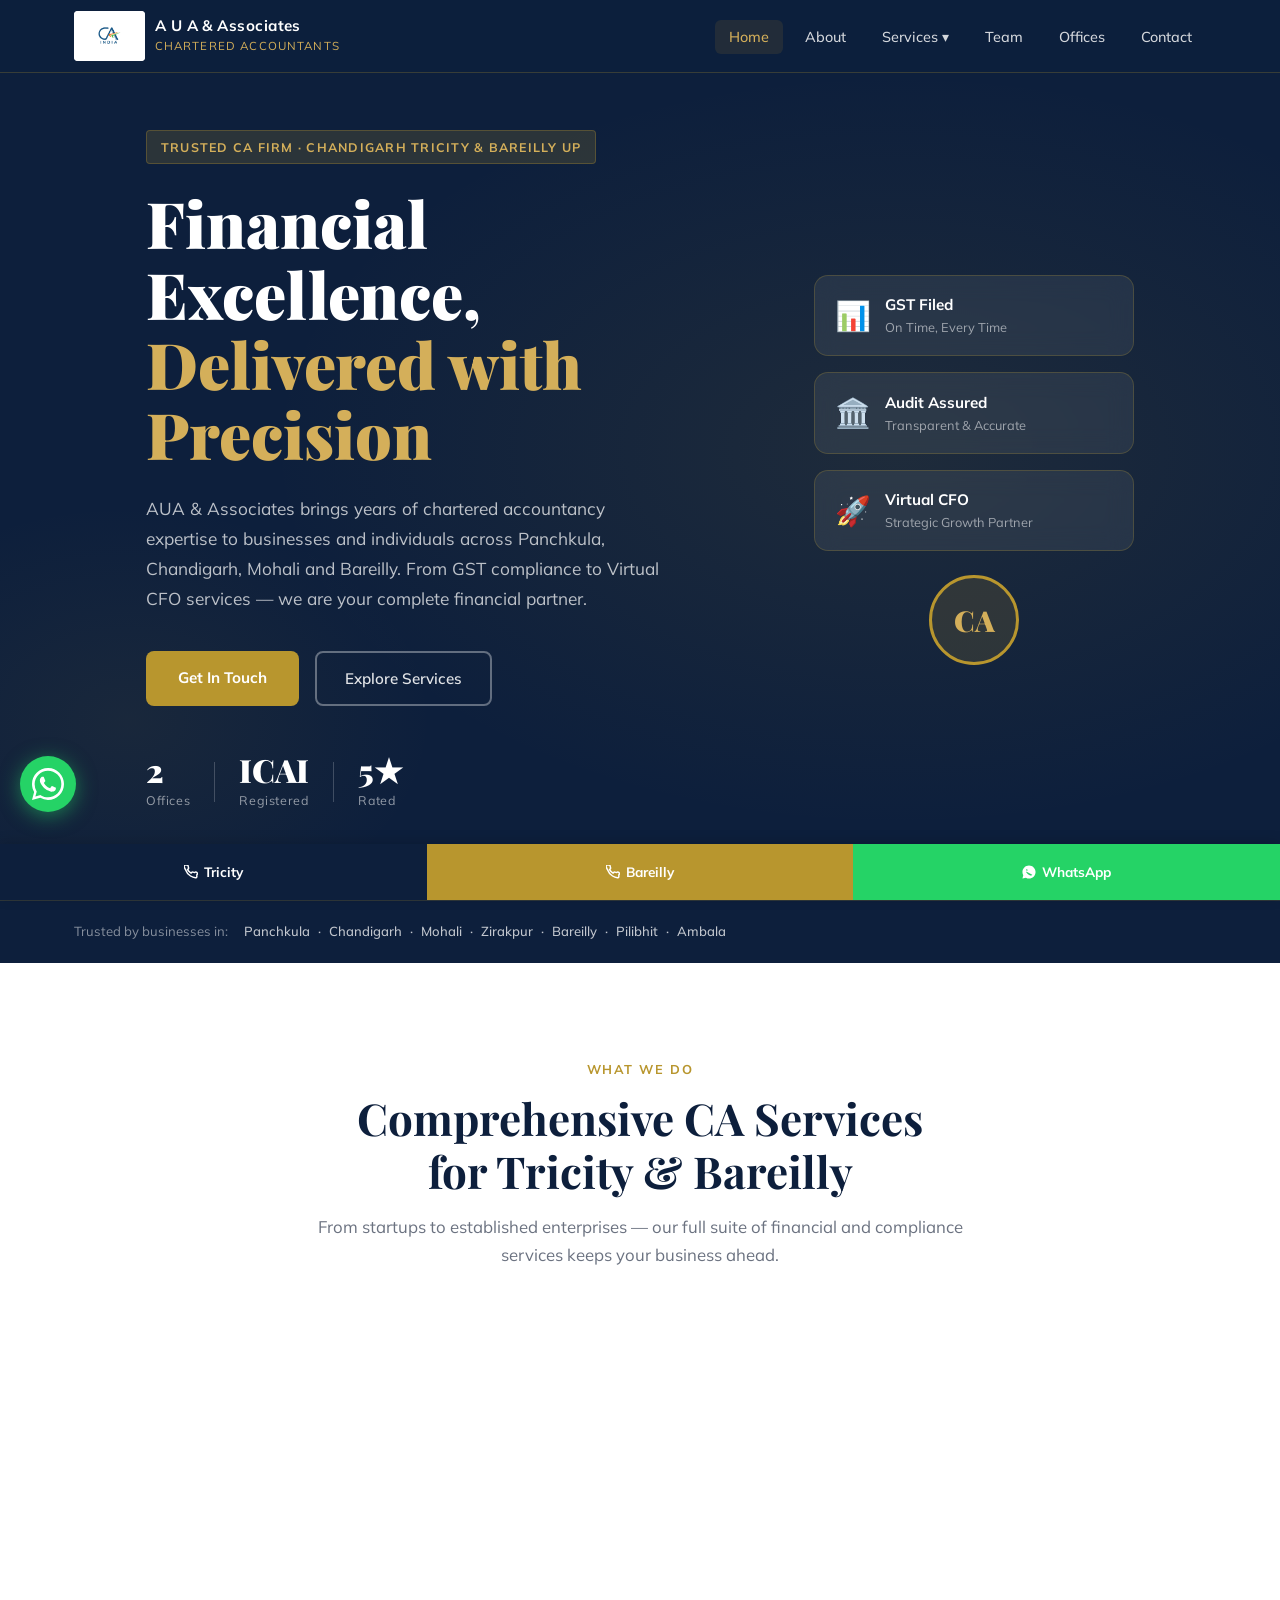
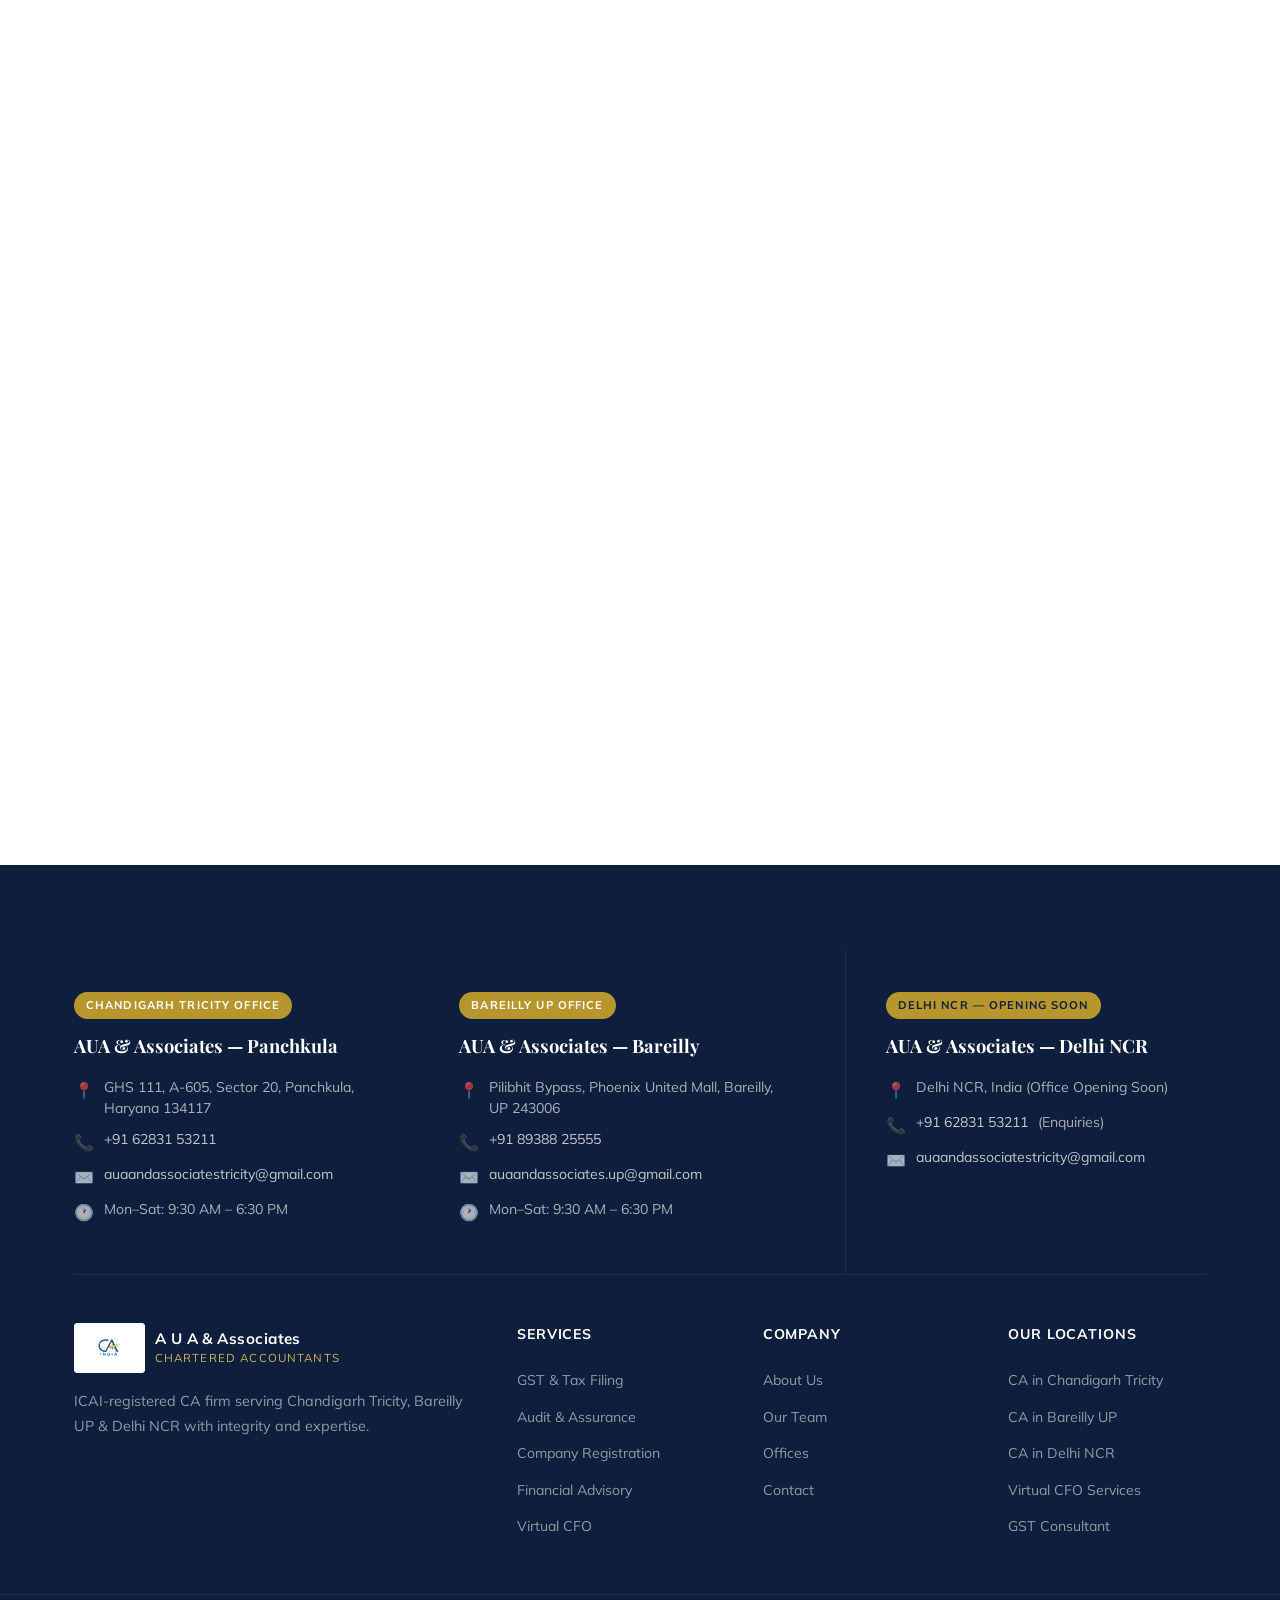
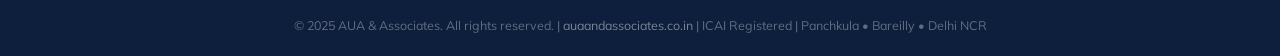
<file: index.html>
<!DOCTYPE html>
<html lang="en">
<head>
<meta charset="UTF-8">
<!-- Google Analytics GA4 -->
<script async src="https://www.googletagmanager.com/gtag/js?id=G-XXXXXXXXXX"></script>
<script>
  window.dataLayer = window.dataLayer || [];
  function gtag(){dataLayer.push(arguments);}
  gtag('js', new Date());
  gtag('config', 'G-XXXXXXXXXX');
</script>
<link rel="icon" type="image/x-icon" href="favicon.ico?v=2">
<link rel="icon" type="image/png" sizes="32x32" href="favicon-32.png?v=2">
<link rel="icon" type="image/png" sizes="16x16" href="favicon-16.png?v=2">
<link rel="apple-touch-icon" sizes="180x180" href="favicon-512.png?v=2">
<meta name="viewport" content="width=device-width, initial-scale=1.0">

<title>CA in Chandigarh Tricity &amp; Bareilly UP | AUA &amp; Associates | Chartered Accountants</title>
<meta name="description" content="AUA &amp; Associates – Chartered Accountants in Panchkula (Chandigarh Tricity) &amp; Bareilly UP. Expert CA services: GST Filing, Income Tax, Audit, Company Registration &amp; Virtual CFO. Call +91 62831 53211.">
<meta name="keywords" content="CA in Chandigarh, CA in Panchkula, CA in Bareilly, Chartered Accountant Panchkula, CA near me Chandigarh, GST consultant Tricity, GST filing Bareilly, income tax filing Chandigarh, audit firm Panchkula, company registration Chandigarh, Virtual CFO Tricity, CA firm Mohali, CA Bareilly UP">
<meta name="author" content="AUA &amp; Associates">
<meta name="robots" content="index, follow, max-snippet:-1, max-image-preview:large, max-video-preview:-1">
<link rel="canonical" href="https://auaandassociates.co.in/">

<meta property="og:type" content="website">
<meta property="og:url" content="https://auaandassociates.co.in/">
<meta property="og:title" content="AUA &amp; Associates | CA Firm — Chandigarh Tricity &amp; Bareilly UP">
<meta property="og:description" content="Chartered Accountants in Panchkula &amp; Bareilly. GST, Tax, Audit, Company Registration &amp; Virtual CFO.">
<meta property="og:site_name" content="AUA &amp; Associates">
<meta property="og:locale" content="en_IN">
<meta name="twitter:card" content="summary_large_image">
<meta name="twitter:title" content="AUA &amp; Associates | CA Firm Chandigarh Tricity &amp; Bareilly UP">
<meta name="twitter:description" content="Expert Chartered Accountants in Panchkula &amp; Bareilly. GST, Tax Filing, Audit, Company Registration &amp; Virtual CFO.">

<meta name="geo.region" content="IN-HR, IN-UP, IN-DL">
<meta name="geo.placename" content="Panchkula, Haryana, India">
<meta name="geo.position" content="30.6942;76.8606">
<meta name="ICBM" content="30.6942, 76.8606">

<!-- SCHEMA: Multi-Location LocalBusiness -->
<script type="application/ld+json">
{
  "@context": "https://schema.org",
  "@graph": [
    {
      "@type": ["AccountingService","LocalBusiness"],
      "@id": "https://auaandassociates.co.in/#office-panchkula",
      "name": "AUA & Associates — Chandigarh Tricity",
      "description": "Chartered Accountancy firm in Panchkula offering GST filing, income tax, audit, company registration and Virtual CFO services across Chandigarh Tricity.",
      "url": "https://auaandassociates.co.in/",
      "telephone": "+916283153211",
      "email": "auaandassociatestricity@gmail.com",
      "priceRange": "₹₹",
      "address": {
        "@type": "PostalAddress",
        "streetAddress": "GHS 111, A-605, Sector 20",
        "addressLocality": "Panchkula",
        "addressRegion": "Haryana",
        "postalCode": "134117",
        "addressCountry": "IN"
      },
      "geo": {"@type": "GeoCoordinates", "latitude": 30.6942, "longitude": 76.8606},
      "openingHoursSpecification": [{"@type": "OpeningHoursSpecification","dayOfWeek": ["Monday","Tuesday","Wednesday","Thursday","Friday","Saturday"],"opens": "09:30","closes": "18:30"}],
      "areaServed": [
        {"@type": "City","name": "Panchkula"},
        {"@type": "City","name": "Chandigarh"},
        {"@type": "City","name": "Mohali"},
        {"@type": "City","name": "Zirakpur"},
        {"@type": "City","name": "Ambala"},
        {"@type": "City","name": "Baddi"},
        {"@type": "City","name": "Nalagarh"},
        {"@type": "City","name": "Solan"}
      ],
      "hasOfferCatalog": {
        "@type": "OfferCatalog",
        "name": "CA Services Chandigarh Tricity",
        "itemListElement": [
          {"@type": "Offer","itemOffered": {"@type": "Service","name": "GST Registration & Filing"}},
          {"@type": "Offer","itemOffered": {"@type": "Service","name": "Income Tax Filing"}},
          {"@type": "Offer","itemOffered": {"@type": "Service","name": "Audit & Assurance"}},
          {"@type": "Offer","itemOffered": {"@type": "Service","name": "Company Registration"}},
          {"@type": "Offer","itemOffered": {"@type": "Service","name": "Virtual CFO Services"}}
        ]
      }
    },
    {
      "@type": ["AccountingService","LocalBusiness"],
      "@id": "https://auaandassociates.co.in/#office-bareilly",
      "name": "AUA & Associates — Bareilly UP",
      "description": "Chartered Accountancy firm in Bareilly offering GST filing, income tax, audit, company registration and financial advisory services across Bareilly, Pilibhit and Western UP.",
      "url": "https://auaandassociates.co.in/ca-in-bareilly-up.html",
      "telephone": "+918938825555",
      "email": "auaandassociates.up@gmail.com",
      "priceRange": "₹₹",
      "address": {
        "@type": "PostalAddress",
        "streetAddress": "Pilibhit Bypass, Phoenix United Mall",
        "addressLocality": "Bareilly",
        "addressRegion": "Uttar Pradesh",
        "postalCode": "243006",
        "addressCountry": "IN"
      },
      "geo": {"@type": "GeoCoordinates", "latitude": 28.3670, "longitude": 79.4304},
      "openingHoursSpecification": [{"@type": "OpeningHoursSpecification","dayOfWeek": ["Monday","Tuesday","Wednesday","Thursday","Friday","Saturday"],"opens": "09:30","closes": "18:30"}],
      "areaServed": [
        {"@type": "City","name": "Bareilly"},
        {"@type": "City","name": "Pilibhit"},
        {"@type": "City","name": "Shahjahanpur"},
        {"@type": "City","name": "Rampur"},
        {"@type": "City","name": "Moradabad"}
      ]
    },
    {
      "@type": "WebSite",
      "@id": "https://auaandassociates.co.in/#website",
      "url": "https://auaandassociates.co.in/",
      "name": "AUA & Associates",
      "description": "Chartered Accountants — Chandigarh Tricity & Bareilly UP"
    }
  ]
}
</script>

<link rel="stylesheet" href="style.css">
<link rel="preconnect" href="https://fonts.googleapis.com">
<link href="https://fonts.googleapis.com/css2?family=Playfair+Display:wght@400;600;700;900&family=Mulish:wght@300;400;500;600;700&display=swap" rel="stylesheet">
</head>
<body>
<a class="skip-link" href="#main-content">Skip to main content</a>

<nav class="nav-primary" id="navbar">
  <div class="nav-inner">
    <a href="index.html" class="logo">
      <img src="ca-india-logo.jpg" alt="CA India Logo" class="ca-logo-img">
      <div class="logo-text"><span class="logo-main">A U A &amp; Associates</span><span class="logo-sub">Chartered Accountants</span></div>
    </a>
    <button class="nav-hamburger hamburger" id="hamburger" aria-label="Toggle menu" aria-expanded="false">
      <span></span><span></span><span></span>
    </button>
    <ul class="nav-links nav-menu" id="navLinks">
      <li><a href="index.html" class="active">Home</a></li>
      <li><a href="about.html">About</a></li>
      <li class="dropdown"><a href="services.html">Services ▾</a><ul class="dropdown-menu"><li><a href="gst-tax.html">GST &amp; Tax Filing</a></li><li><a href="audit.html">Audit &amp; Assurance</a></li><li><a href="company-registration.html">Company Registration</a></li><li><a href="financial-advisory.html">Financial Advisory</a></li><li><a href="virtual-cfo.html">Virtual CFO</a></li></ul></li>
      <li><a href="team.html">Team</a></li>
      <li><a href="offices.html">Offices</a></li>
      <li><a href="contact.html">Contact</a></li>
    </ul>
  </div>
</nav>

<section class="hero" id="main-content">
  <div class="hero-bg-pattern"></div>
  <div class="hero-content">
    <div class="hero-tag">Trusted CA Firm · Chandigarh Tricity &amp; Bareilly UP</div>
    <h1>Financial Excellence,<br><em>Delivered with Precision</em></h1>
    <p class="hero-desc">AUA &amp; Associates brings years of chartered accountancy expertise to businesses and individuals across Panchkula, Chandigarh, Mohali and Bareilly. From GST compliance to Virtual CFO services — we are your complete financial partner.</p>
    <div class="hero-actions">
      <a href="contact.html" class="btn-primary">Get In Touch</a>
      <a href="services.html" class="btn-outline">Explore Services</a>
    </div>
    <div class="hero-stats">
      <div class="stat"><span class="stat-num">2</span><span class="stat-label">Offices</span></div>
      <div class="stat-divider"></div>
      <div class="stat"><span class="stat-num">ICAI</span><span class="stat-label">Registered</span></div>
      <div class="stat-divider"></div>
      <div class="stat"><span class="stat-num">5★</span><span class="stat-label">Rated</span></div>
    </div>
  </div>
  <div class="hero-visual">
    <div class="hero-card delay0">
      <div class="hc-icon">📊</div>
      <div class="hc-text"><strong>GST Filed</strong><span>On Time, Every Time</span></div>
    </div>
    <div class="hero-card delay1">
      <div class="hc-icon">🏛️</div>
      <div class="hc-text"><strong>Audit Assured</strong><span>Transparent &amp; Accurate</span></div>
    </div>
    <div class="hero-card delay2">
      <div class="hc-icon">🚀</div>
      <div class="hc-text"><strong>Virtual CFO</strong><span>Strategic Growth Partner</span></div>
    </div>
    <div class="hero-emblem">CA</div>
  </div>
</section>

<section class="trust-bar">
  <div class="container">
    <span>Trusted by businesses in:</span>
    <div class="trust-cities">
      <span>Panchkula</span><span>·</span>
      <span>Chandigarh</span><span>·</span>
      <span>Mohali</span><span>·</span>
      <span>Zirakpur</span><span>·</span>
      <span>Bareilly</span><span>·</span>
      <span>Pilibhit</span><span>·</span>
      <span>Ambala</span>
    </div>
  </div>
</section>

<section class="section services-overview">
  <div class="container">
    <div class="section-header">
      <div class="section-tag">What We Do</div>
      <h2>Comprehensive CA Services<br>for Tricity &amp; Bareilly</h2>
      <p>From startups to established enterprises — our full suite of financial and compliance services keeps your business ahead.</p>
    </div>
    <div class="services-grid">
      <a href="gst-tax.html" class="service-card">
        <div class="sc-icon">📋</div>
        <h3>GST &amp; Tax Filing</h3>
        <p>Complete GST registration, returns, compliance &amp; income tax filing for individuals and businesses.</p>
        <span class="sc-link">Learn More →</span>
      </a>
      <a href="audit.html" class="service-card">
        <div class="sc-icon">🔍</div>
        <h3>Audit &amp; Assurance</h3>
        <p>Statutory audits, internal audits, and tax audits conducted with precision and integrity.</p>
        <span class="sc-link">Learn More →</span>
      </a>
      <a href="company-registration.html" class="service-card">
        <div class="sc-icon">🏢</div>
        <h3>Company Registration</h3>
        <p>Pvt Ltd, LLP, OPC, Partnership — complete business incorporation and ROC compliance.</p>
        <span class="sc-link">Learn More →</span>
      </a>
      <a href="financial-advisory.html" class="service-card">
        <div class="sc-icon">💡</div>
        <h3>Financial Advisory</h3>
        <p>Strategic financial planning, investment guidance, and business restructuring advisory.</p>
        <span class="sc-link">Learn More →</span>
      </a>
      <a href="virtual-cfo.html" class="service-card featured">
        <div class="sc-badge">Popular</div>
        <div class="sc-icon">👔</div>
        <h3>Virtual CFO</h3>
        <p>Get a dedicated CFO-level financial strategist for your business at a fraction of the cost.</p>
        <span class="sc-link">Learn More →</span>
      </a>
    </div>
  </div>
</section>

<section class="section why-us">
  <div class="container why-grid">
    <div class="why-content">
      <div class="section-tag">Why Choose Us</div>
      <h2>Your Trusted Financial Partner Across North India</h2>
      <p>Two offices, one standard of excellence. We combine deep expertise with a personal touch — understanding your unique business needs to deliver solutions that are not just compliant, but strategic.</p>
      <ul class="why-list">
        <li><span class="why-icon">✓</span><div><strong>Dual-City Expertise</strong> — Deep local knowledge across Chandigarh Tricity and Bareilly Rohilkhand region.</div></li>
        <li><span class="why-icon">✓</span><div><strong>Proactive Compliance</strong> — We stay ahead of regulatory changes so you never miss a deadline.</div></li>
        <li><span class="why-icon">✓</span><div><strong>Personalized Service</strong> — Dedicated CA professionals for every client engagement.</div></li>
        <li><span class="why-icon">✓</span><div><strong>Technology-Driven</strong> — Digital-first approach for faster, accurate, and paperless services.</div></li>
      </ul>
      <a href="about.html" class="btn-primary">About Our Firm</a>
    </div>
    <div class="why-visual">
      <div class="why-box"><div class="why-num">GST</div><div class="why-num-label">Compliance</div></div>
      <div class="why-box accent"><div class="why-num">Audit</div><div class="why-num-label">Assurance</div></div>
      <div class="why-box"><div class="why-num">Tax</div><div class="why-num-label">Advisory</div></div>
      <div class="why-box accent"><div class="why-num">ROC</div><div class="why-num-label">Compliance</div></div>
    </div>
  </div>
</section>

<!-- Two-office CTA -->
<section style="background:var(--cream);padding:80px 0">
  <div class="container">
    <div class="section-header">
      <div class="section-tag">Two Locations</div>
      <h2>CA Services Near You</h2>
      <p>Find the office closest to you — or reach us online from anywhere.</p>
    </div>
    <div class="offices-grid">
      <div class="office-card">
        <div class="office-header">
          <div class="office-badge">Chandigarh Tricity</div>
          <h3>Panchkula Office</h3>
        </div>
        <div class="office-body">
          <div class="office-detail"><div class="od-icon">📍</div><div class="od-text"><strong>Address</strong><span>GHS 111, A-605, Sector 20, Panchkula, Haryana 134117</span></div></div>
          <div class="office-detail"><div class="od-icon">📞</div><div class="od-text"><strong>Phone</strong><a href="tel:+916283153211">+91 62831 53211</a></div></div>
          <div class="office-detail"><div class="od-icon">✉️</div><div class="od-text"><strong>Email</strong><a href="/cdn-cgi/l/email-protection#7f1e0a1e1e111b1e0c0c101c161e0b1a0c0b0d161c160b063f18121e1613511c1012"><span class="__cf_email__" data-cfemail="f3928692929d979280809c909a9287968087819a909a878ab3949e929a9fdd909c9e">[email&#160;protected]</span></a></div></div>
          <div class="office-detail"><div class="od-icon">🗺️</div><div class="od-text"><strong>Serving</strong><span>Chandigarh, Mohali, Panchkula, Zirakpur, Ambala, Baddi</span></div></div>
          <a href="ca-in-chandigarh-tricity.html" class="btn-primary" style="display:block;text-align:center;margin-top:20px">CA in Chandigarh Tricity →</a>
        </div>
      </div>
      <div class="office-card">
        <div class="office-header">
          <div class="office-badge">Bareilly UP</div>
          <h3>Bareilly Office</h3>
        </div>
        <div class="office-body">
          <div class="office-detail"><div class="od-icon">📍</div><div class="od-text"><strong>Address</strong><span>Pilibhit Bypass, Phoenix United Mall, Bareilly, UP 243006</span></div></div>
          <div class="office-detail"><div class="od-icon">📞</div><div class="od-text"><strong>Phone</strong><a href="tel:+918938825555">+91 89388 25555</a></div></div>
          <div class="office-detail"><div class="od-icon">✉️</div><div class="od-text"><strong>Email</strong><a href="/cdn-cgi/l/email-protection#72130713131c161301011d111b130617015c070232151f131b1e5c111d1f"><span class="__cf_email__" data-cfemail="30514551515e545143435f5359514455431e454070575d51595c1e535f5d">[email&#160;protected]</span></a></div></div>
          <div class="office-detail"><div class="od-icon">🗺️</div><div class="od-text"><strong>Serving</strong><span>Bareilly, Pilibhit, Shahjahanpur, Rampur, Moradabad</span></div></div>
          <a href="ca-in-bareilly-up.html" class="btn-primary" style="display:block;text-align:center;margin-top:20px">CA in Bareilly UP →</a>
        </div>
      </div>
    </div>
  </div>
</section>

<section class="cta-banner">
  <div class="container">
    <h2>Ready to Simplify Your Finances?</h2>
    <p>Get in touch with our expert CA team today — initial consultation.</p>
    <div class="cta-actions">
      <a href="contact.html" class="btn-primary">Get In Touch</a>
      <a href="tel:+916283153211" class="btn-outline-white">📞 Tricity: +91 62831 53211</a>
      <a href="tel:+918938825555" class="btn-outline-white">📞 Bareilly: +91 89388 25555</a>
    </div>
  </div>
</section>

<footer class="footer">
  <div class="container">
    <div class="footer-offices">
      <div class="footer-office">
        <div class="fo-badge">Chandigarh Tricity Office</div>
        <h4>AUA &amp; Associates &mdash; Panchkula</h4>
        <div class="fo-detail"><span class="fo-icon">&#128205;</span><span>GHS 111, A-605, Sector 20, Panchkula, Haryana 134117</span></div>
        <div class="fo-detail"><span class="fo-icon">&#128222;</span><a href="tel:+916283153211">+91 62831 53211</a></div>
        <div class="fo-detail"><span class="fo-icon">&#9993;&#65039;</span><a href="mailto:auaandassociatestricity@gmail.com">auaandassociatestricity@gmail.com</a></div>
        <div class="fo-detail"><span class="fo-icon">&#128336;</span><span>Mon&ndash;Sat: 9:30 AM &ndash; 6:30 PM</span></div>
      </div>
      <div class="footer-office">
        <div class="fo-badge">Bareilly UP Office</div>
        <h4>AUA &amp; Associates &mdash; Bareilly</h4>
        <div class="fo-detail"><span class="fo-icon">&#128205;</span><span>Pilibhit Bypass, Phoenix United Mall, Bareilly, UP 243006</span></div>
        <div class="fo-detail"><span class="fo-icon">&#128222;</span><a href="tel:+918938825555">+91 89388 25555</a></div>
        <div class="fo-detail"><span class="fo-icon">&#9993;&#65039;</span><a href="mailto:auaandassociates.up@gmail.com">auaandassociates.up@gmail.com</a></div>
        <div class="fo-detail"><span class="fo-icon">&#128336;</span><span>Mon&ndash;Sat: 9:30 AM &ndash; 6:30 PM</span></div>
      </div>
      <div class="footer-office">
        <div class="fo-badge fo-badge--soon">Delhi NCR — Opening Soon</div>
        <h4>AUA &amp; Associates &mdash; Delhi NCR</h4>
        <div class="fo-detail"><span class="fo-icon">&#128205;</span><span>Delhi NCR, India (Office Opening Soon)</span></div>
        <div class="fo-detail"><span class="fo-icon">&#128222;</span><a href="tel:+916283153211">+91 62831 53211</a> (Enquiries)</div>
        <div class="fo-detail"><span class="fo-icon">&#9993;&#65039;</span><a href="mailto:auaandassociatestricity@gmail.com">auaandassociatestricity@gmail.com</a></div>
      </div>
    </div>
    <div class="footer-grid">
      <div class="footer-brand">
        <div class="logo">
          <img src="ca-india-logo.jpg" alt="CA India" class="ca-logo-img">
          <div class="logo-text"><span class="logo-main">A U A &amp; Associates</span><span class="logo-sub">Chartered Accountants</span></div>
        </div>
        <p>ICAI-registered CA firm serving Chandigarh Tricity, Bareilly UP &amp; Delhi NCR with integrity and expertise.</p>
      </div>
      <div class="footer-links"><h4>Services</h4><ul>
        <li><a href="gst-tax.html">GST &amp; Tax Filing</a></li>
        <li><a href="audit.html">Audit &amp; Assurance</a></li>
        <li><a href="company-registration.html">Company Registration</a></li>
        <li><a href="financial-advisory.html">Financial Advisory</a></li>
        <li><a href="virtual-cfo.html">Virtual CFO</a></li>
      </ul></div>
      <div class="footer-links"><h4>Company</h4><ul>
        <li><a href="about.html">About Us</a></li>
        <li><a href="team.html">Our Team</a></li>
        <li><a href="offices.html">Offices</a></li>
        <li><a href="contact.html">Contact</a></li>
      </ul></div>
      <div class="footer-links"><h4>Our Locations</h4><ul>
        <li><a href="ca-in-chandigarh-tricity.html">CA in Chandigarh Tricity</a></li>
        <li><a href="ca-in-bareilly-up.html">CA in Bareilly UP</a></li>
        <li><a href="ca-in-delhi-ncr.html">CA in Delhi NCR</a></li>
        <li><a href="virtual-cfo.html">Virtual CFO Services</a></li>
        <li><a href="gst-tax.html">GST Consultant</a></li>
      </ul></div>
    </div>
  </div>
  <div class="footer-bottom">
    <p>&copy; 2025 AUA &amp; Associates. All rights reserved. | <a href="https://auaandassociates.co.in">auaandassociates.co.in</a> | ICAI Registered | Panchkula &bull; Bareilly &bull; Delhi NCR</p>
  </div>
  <a id="whatsapp-float" href="https://wa.me/916283153211?text=Hello%20AUA%20%26%20Associates%2C%20I%20need%20CA%20services." target="_blank" rel="noopener" aria-label="Chat on WhatsApp">
    <svg xmlns="http://www.w3.org/2000/svg" viewBox="0 0 24 24" fill="white" width="30" height="30"><path d="M20.52 3.48A11.93 11.93 0 0 0 12 0C5.37 0 0 5.37 0 12c0 2.11.55 4.17 1.6 5.98L0 24l6.18-1.62A11.94 11.94 0 0 0 12 24c6.63 0 12-5.37 12-12 0-3.21-1.25-6.23-3.48-8.52zM12 22c-1.85 0-3.66-.5-5.24-1.44l-.37-.22-3.87 1.02 1.04-3.78-.24-.39A9.94 9.94 0 0 1 2 12C2 6.48 6.48 2 12 2c2.67 0 5.18 1.04 7.07 2.93A9.94 9.94 0 0 1 22 12c0 5.52-4.48 10-10 10zm5.44-7.4c-.3-.15-1.77-.87-2.04-.97-.28-.1-.48-.15-.68.15s-.78.97-.96 1.17c-.18.2-.35.22-.65.07a8.16 8.16 0 0 1-2.4-1.48 9.04 9.04 0 0 1-1.66-2.06c-.17-.3-.02-.46.13-.6.13-.13.3-.35.45-.52.15-.17.2-.3.3-.5.1-.2.05-.37-.02-.52-.08-.15-.68-1.63-.93-2.23-.24-.58-.49-.5-.68-.51l-.58-.01c-.2 0-.52.07-.79.37s-1.03 1.01-1.03 2.46 1.06 2.86 1.2 3.06c.15.2 2.08 3.18 5.04 4.46.7.3 1.25.49 1.68.62.7.22 1.34.19 1.85.12.56-.09 1.77-.72 2.02-1.42.25-.7.25-1.3.17-1.42-.07-.13-.27-.2-.57-.35z"/></svg>
  </a>
  <button id="back-to-top" aria-label="Back to top">&#8679;</button>
  <div id="mobile-call-bar">
    <a href="tel:+916283153211" class="mcb-btn mcb-call"><svg width="14" height="14" viewBox="0 0 24 24" fill="none" stroke="currentColor" stroke-width="2.5" stroke-linecap="round" stroke-linejoin="round"><path d="M22 16.92v3a2 2 0 01-2.18 2 19.79 19.79 0 01-8.63-3.07A19.5 19.5 0 013.07 8.81 19.79 19.79 0 01.12 2.18 2 2 0 012.1 0h3a2 2 0 012 1.72c.127.96.361 1.903.7 2.81a2 2 0 01-.45 2.11L6.09 7.91a16 16 0 006 6l1.27-1.27a2 2 0 012.11-.45c.907.339 1.85.573 2.81.7A2 2 0 0122 16.92z"/></svg>Tricity</a>
    <a href="tel:+918938825555" class="mcb-btn mcb-enquire"><svg width="14" height="14" viewBox="0 0 24 24" fill="none" stroke="currentColor" stroke-width="2.5" stroke-linecap="round" stroke-linejoin="round"><path d="M22 16.92v3a2 2 0 01-2.18 2 19.79 19.79 0 01-8.63-3.07A19.5 19.5 0 013.07 8.81 19.79 19.79 0 01.12 2.18 2 2 0 012.1 0h3a2 2 0 012 1.72c.127.96.361 1.903.7 2.81a2 2 0 01-.45 2.11L6.09 7.91a16 16 0 006 6l1.27-1.27a2 2 0 012.11-.45c.907.339 1.85.573 2.81.7A2 2 0 0122 16.92z"/></svg>Bareilly</a>
    <a href="https://wa.me/916283153211?text=Hello%20AUA%20%26%20Associates%2C%20I%20need%20CA%20services." target="_blank" rel="noopener" class="mcb-btn mcb-wa"><svg width="14" height="14" viewBox="0 0 32 32" fill="currentColor"><path d="M16 1C7.716 1 1 7.716 1 16c0 2.628.687 5.095 1.886 7.232L1 31l8.013-2.1A14.94 14.94 0 0016 31c8.284 0 15-6.716 15-15S24.284 1 16 1zm7.5 21.07c-.31.872-1.54 1.596-2.52 1.806-.672.142-1.55.255-4.506-1.012-3.784-1.61-6.226-5.45-6.415-5.702-.182-.25-1.53-2.035-1.53-3.882 0-1.847.966-2.753 1.308-3.13.31-.34.677-.425.903-.425l.65.012c.208.01.488-.079.764.583.285.68.97 2.35.055 2.67l-.32.125c-.3-.128-.768-.307-1.41-.586-.64-.278-1.067-.462-1.208-.527-.14-.065-.27-.073-.38.073-.11.146-.448.54-.55.652-.1.112-.202.126-.376.042a4.74 4.74 0 01-1.404-.866 5.27 5.27 0 01-.97-1.205c-.1-.175-.01-.27.076-.35.076-.073.175-.204.263-.305.088-.1.117-.175.175-.292.058-.117.029-.219-.014-.305-.044-.087-.397-.954-.543-1.305-.14-.338-.285-.292-.397-.298l-.34-.006c-.117 0-.308.044-.462.219s-.602.59-.602 1.438.616 1.67.703 1.787c.087.117 1.215 1.856 2.943 2.604z"/></svg>WhatsApp</a>
  </div>
</footer>
<script src="main.js" defer></script>
</body>
</html>
</file>
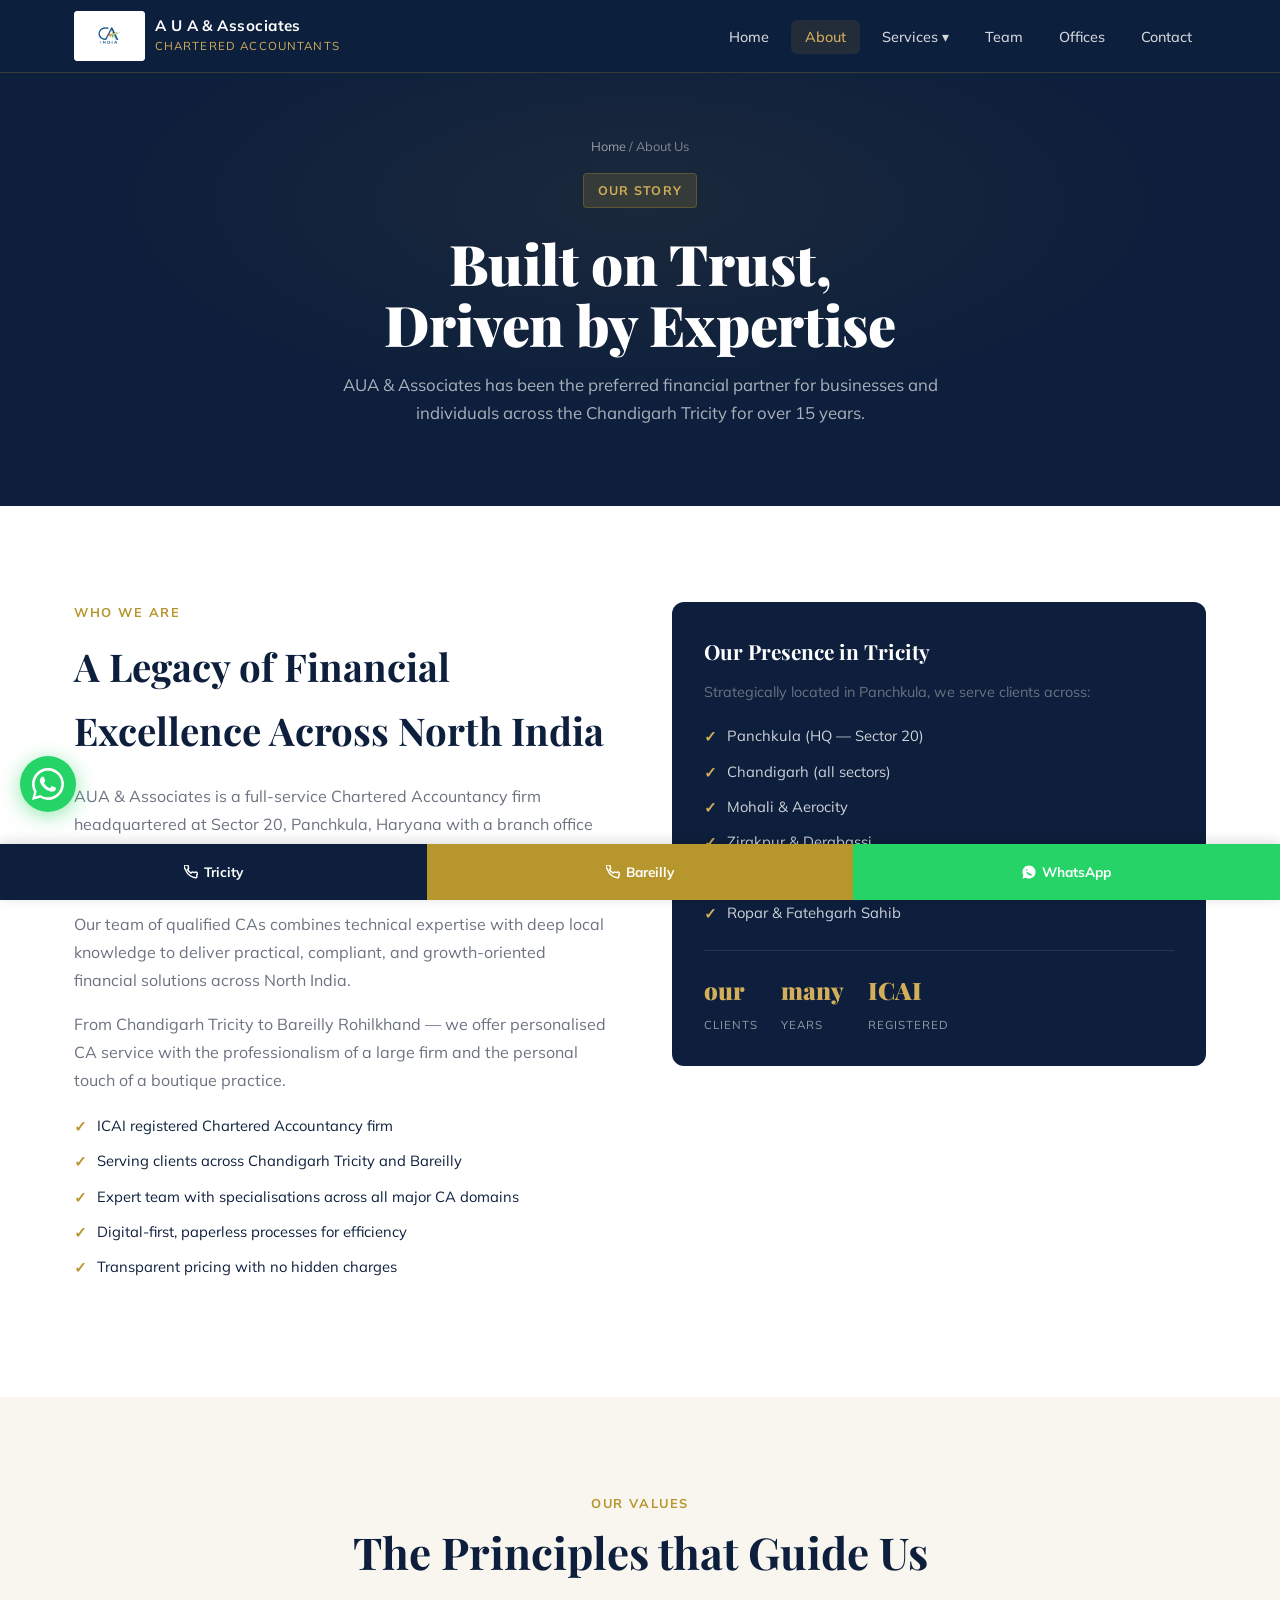
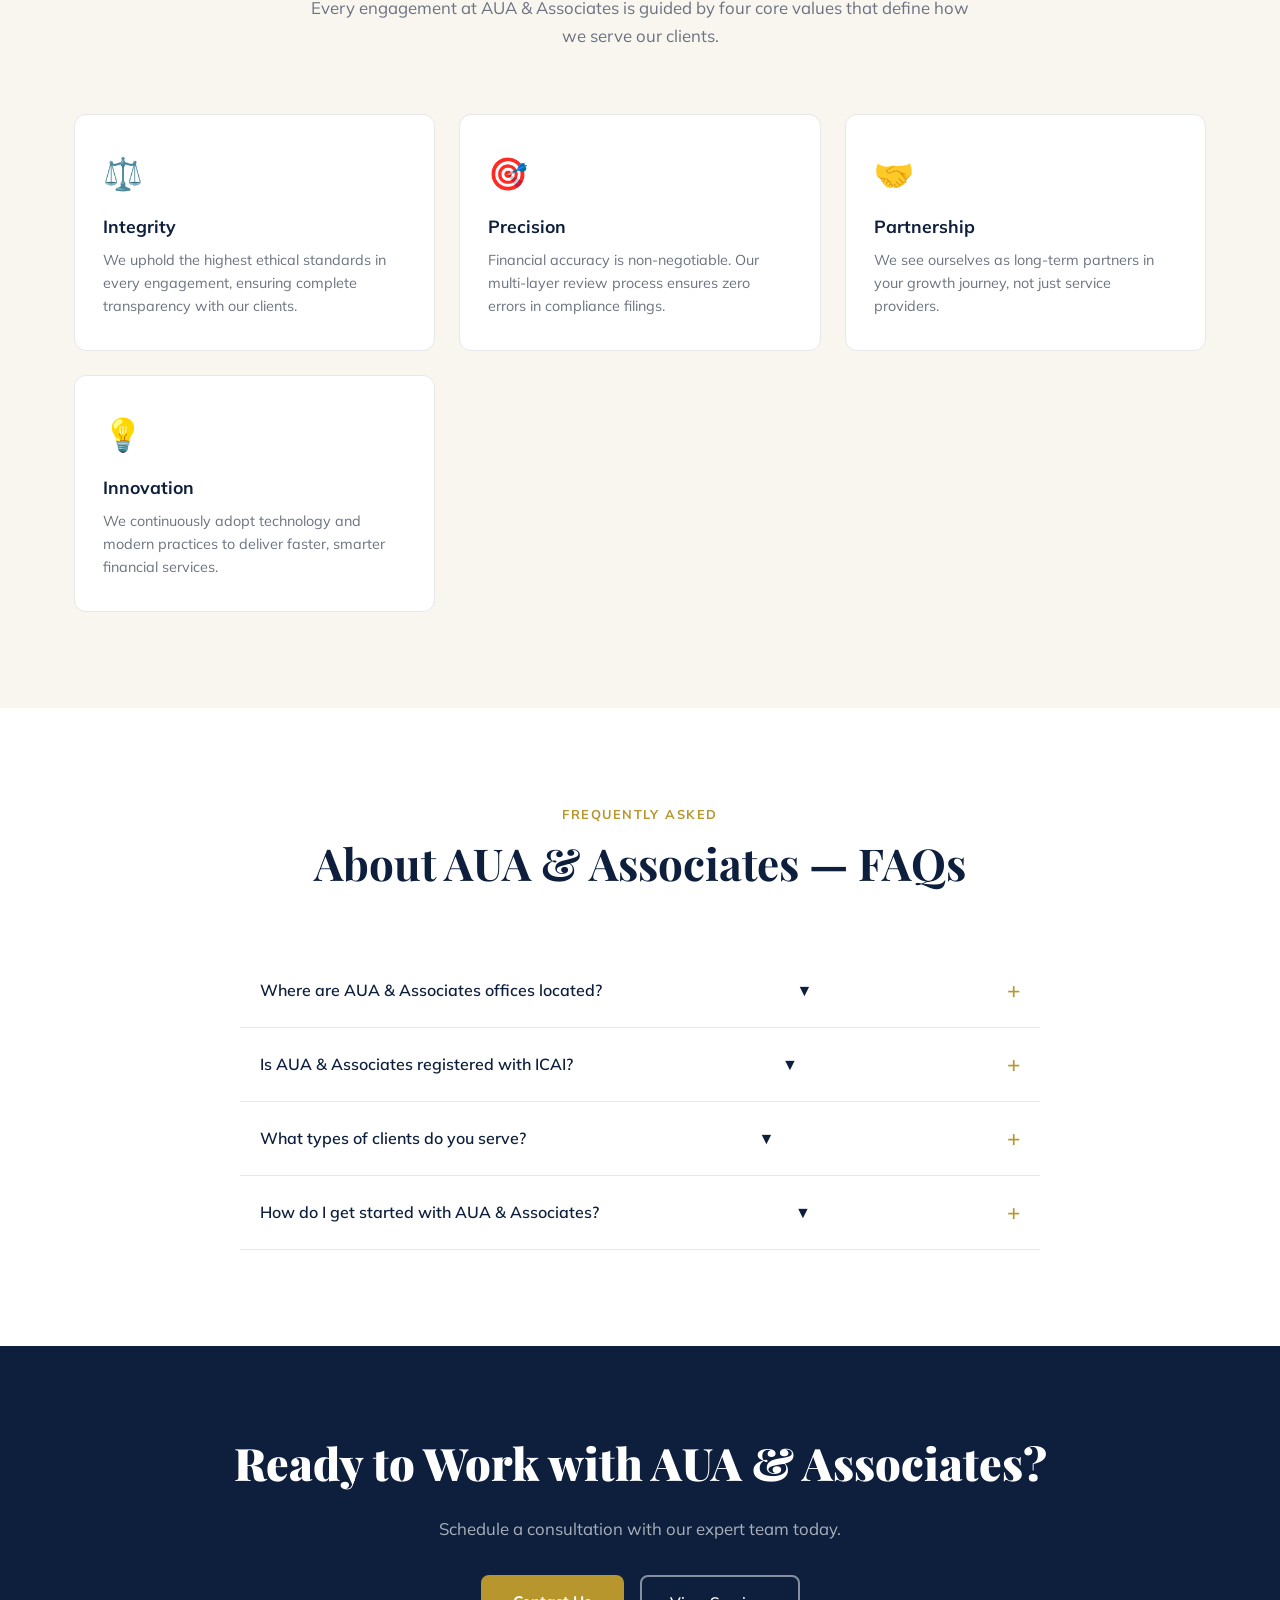
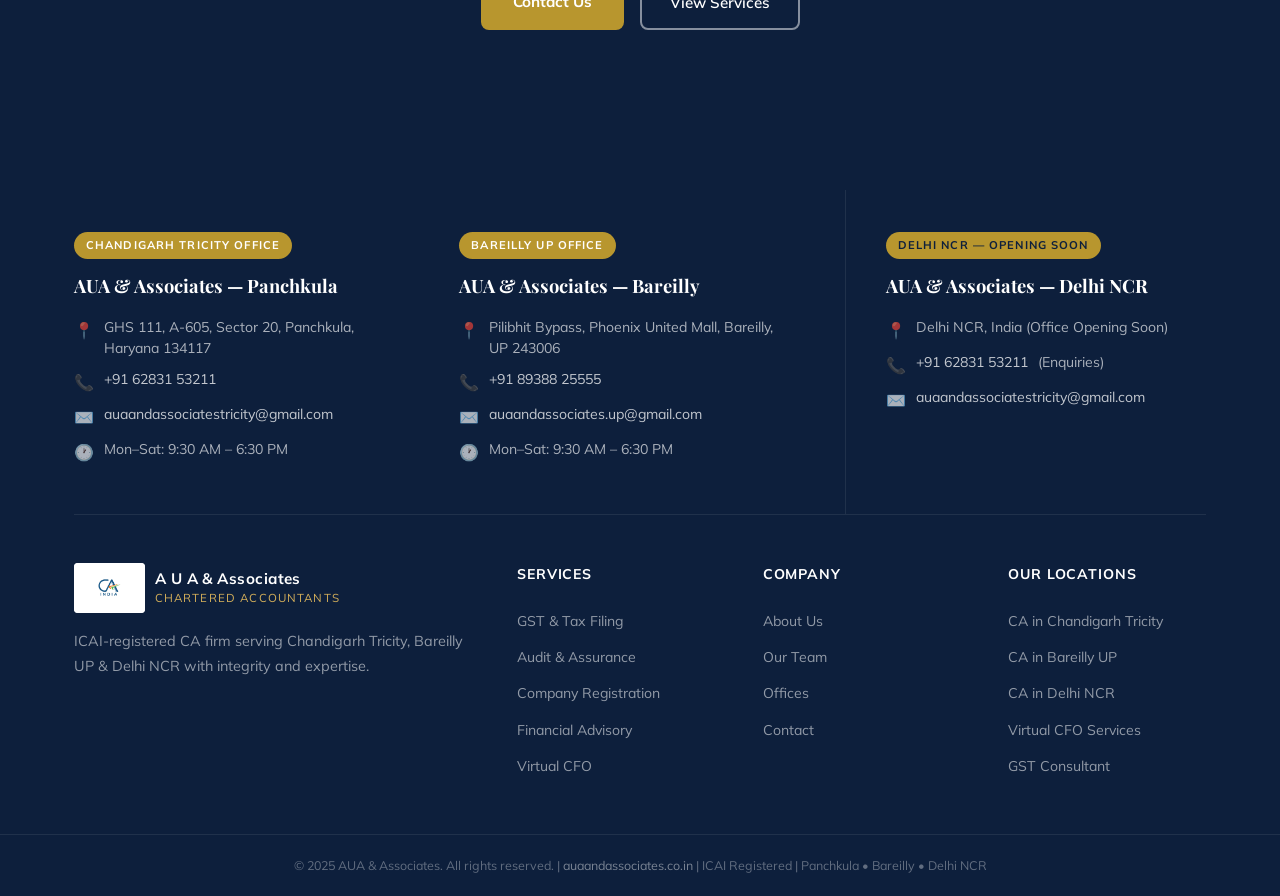
<file: about.html>
<!DOCTYPE html>
<html lang="en">
<head>
<meta charset="UTF-8">
<!-- Google Analytics GA4 -->
<script async src="https://www.googletagmanager.com/gtag/js?id=G-XXXXXXXXXX"></script>
<script>
  window.dataLayer = window.dataLayer || [];
  function gtag(){dataLayer.push(arguments);}
  gtag('js', new Date());
  gtag('config', 'G-VRH5YL7XPW');
</script>
<link rel="icon" type="image/x-icon" href="favicon.ico?v=2">
<link rel="icon" type="image/png" sizes="32x32" href="favicon-32.png?v=2">
<link rel="icon" type="image/png" sizes="16x16" href="favicon-16.png?v=2">
<link rel="apple-touch-icon" sizes="180x180" href="favicon-512.png?v=2">
<meta name="viewport" content="width=device-width, initial-scale=1.0">
  
<!-- PRIMARY SEO -->
<title>About AUA & Associates | CA Firm Chandigarh & Bareilly</title>
<meta name="description" content="AUA & Associates is a CA firm in Panchkula, Haryana serving Chandigarh Tricity since many years. our clients, ICAI registered, expert in GST, tax, audit & company registration.">
<meta name="keywords" content="CA firm Panchkula, Chartered Accountant Chandigarh, CA firm Tricity, ICAI registered CA Panchkula, experienced CA Chandigarh, trusted CA firm Mohali, CA office Sector 20 Panchkula">
<meta name="robots" content="index, follow">
<link rel="canonical" href="https://auaandassociates.co.in/about.html">
<meta property="og:type" content="article">
<meta property="og:url" content="https://auaandassociates.co.in/about.html">
<meta property="og:title" content="About AUA & Associates — CA Firm in Panchkula, Chandigarh Tricity">
<meta property="og:description" content="many years of CA expertise. our clients across Tricity. ICAI registered. Expert in GST, Tax, Audit, Company Registration & Virtual CFO.">
<meta property="og:site_name" content="AUA & Associates">
<meta property="og:locale" content="en_IN">
<meta name="twitter:card" content="summary_large_image">
<meta name="geo.region" content="IN-HR, IN-UP, IN-DL">
<meta name="geo.placename" content="Panchkula, Haryana">

<!-- SCHEMA: AboutPage + Organization -->
<script type="application/ld+json">
{
  "@context": "https://schema.org",
  "@graph": [
    {
      "@type": "AboutPage",
      "url": "https://auaandassociates.co.in/about.html",
      "name": "About AUA & Associates",
      "description": "Learn about AUA & Associates, a CA firm in Panchkula serving Chandigarh Tricity with many years of expertise in taxation, audit, and financial advisory.",
      "publisher": {
        "@type": "AccountingService",
        "name": "AUA & Associates",
        "telephone": "+916283153211",
        "address": {"@type": "PostalAddress", "streetAddress": "GHS 111, A-605, Sector 20", "addressLocality": "Panchkula", "addressRegion": "Haryana", "postalCode": "134117", "addressCountry": "IN"}
      }
    },
    {
      "@type": "BreadcrumbList",
      "itemListElement": [
        {"@type": "ListItem", "position": 1, "name": "Home", "item": "https://auaandassociates.co.in/"},
        {"@type": "ListItem", "position": 2, "name": "About Us", "item": "https://auaandassociates.co.in/about.html"}
      ]
    }
  ]
}
</script>

<link rel="stylesheet" href="style.css">
<link rel="preconnect" href="https://fonts.googleapis.com">
<link href="https://fonts.googleapis.com/css2?family=Playfair+Display:wght@400;600;700;900&family=Mulish:wght@300;400;500;600;700&display=swap" rel="stylesheet">
</head>
<body>
<nav class="nav-primary" id="navbar">
  <div class="nav-inner">
    <a href="index.html" class="logo">
      <img src="ca-india-logo.jpg" alt="CA India Logo" class="ca-logo-img">
      <div class="logo-text"><span class="logo-main">A U A &amp; Associates</span><span class="logo-sub">Chartered Accountants</span></div>
    </a>
    <button class="nav-hamburger hamburger" id="hamburger" aria-label="Toggle menu" aria-expanded="false">
      <span></span><span></span><span></span>
    </button>
    <ul class="nav-links nav-menu" id="navLinks">
      <li><a href="index.html">Home</a></li>
      <li><a href="about.html" class="active">About</a></li>
      <li class="dropdown"><a href="services.html">Services ▾</a><ul class="dropdown-menu"><li><a href="gst-tax.html">GST &amp; Tax Filing</a></li><li><a href="audit.html">Audit &amp; Assurance</a></li><li><a href="company-registration.html">Company Registration</a></li><li><a href="financial-advisory.html">Financial Advisory</a></li><li><a href="virtual-cfo.html">Virtual CFO</a></li></ul></li>
      <li><a href="team.html">Team</a></li>
      <li><a href="offices.html">Offices</a></li>
      <li><a href="contact.html">Contact</a></li>
    </ul>
  </div>
</nav>

<section class="page-hero" id="main-content">
  <div class="breadcrumb"><a href="index.html">Home</a> / About Us</div>
  <div class="hero-tag">Our Story</div>
  <h1>Built on Trust,<br>Driven by Expertise</h1>
  <p>AUA & Associates has been the preferred financial partner for businesses and individuals across the Chandigarh Tricity for over 15 years.</p>
</section>

<section class="content-section">
  <div class="container content-grid">
    <div class="content-text">
      <div class="section-tag">Who We Are</div>
      <h2>A Legacy of Financial Excellence Across North India</h2>
      <p>AUA & Associates is a full-service Chartered Accountancy firm headquartered at Sector 20, Panchkula, Haryana with a branch office in Bareilly, Uttar Pradesh. We serve clients across Chandigarh Tricity and the Rohilkhand region.</p>
      <p>Our team of qualified CAs combines technical expertise with deep local knowledge to deliver practical, compliant, and growth-oriented financial solutions across North India.</p>
      <p>From Chandigarh Tricity to Bareilly Rohilkhand — we offer personalised CA service with the professionalism of a large firm and the personal touch of a boutique practice.</p>
      <ul class="feature-list">
        <li>ICAI registered Chartered Accountancy firm</li>
        <li>Serving clients across Chandigarh Tricity and Bareilly</li>
        <li>Expert team with specialisations across all major CA domains</li>
        <li>Digital-first, paperless processes for efficiency</li>
        <li>Transparent pricing with no hidden charges</li>
      </ul>
    </div>
    <div>
      <div class="info-card">
        <h3>Our Presence in Tricity</h3>
        <p style="color:var(--gray);font-size:.9rem;margin-bottom:16px;">Strategically located in Panchkula, we serve clients across:</p>
        <ul class="feature-list">
          <li>Panchkula (HQ — Sector 20)</li>
          <li>Chandigarh (all sectors)</li>
          <li>Mohali & Aerocity</li>
          <li>Zirakpur & Derabassi</li>
          <li>Ambala & Yamunanagar</li>
          <li>Ropar & Fatehgarh Sahib</li>
        </ul>
        <div class="stat-row">
          <div class="stat-item"><span class="num">our</span><span class="lbl">Clients</span></div>
          <div class="stat-item"><span class="num">many</span><span class="lbl">Years</span></div>
          <div class="stat-item"><span class="num">ICAI</span><span class="lbl">Registered</span></div>
        </div>
      </div>
    </div>
  </div>
</section>

<section class="content-section alt">
  <div class="container">
    <div class="section-header">
      <div class="section-tag">Our Values</div>
      <h2>The Principles that Guide Us</h2>
      <p>Every engagement at AUA & Associates is guided by four core values that define how we serve our clients.</p>
    </div>
    <div class="values-grid">
      <div class="value-card">
        <div class="value-icon">⚖️</div>
        <h3>Integrity</h3>
        <p>We uphold the highest ethical standards in every engagement, ensuring complete transparency with our clients.</p>
      </div>
      <div class="value-card">
        <div class="value-icon">🎯</div>
        <h3>Precision</h3>
        <p>Financial accuracy is non-negotiable. Our multi-layer review process ensures zero errors in compliance filings.</p>
      </div>
      <div class="value-card">
        <div class="value-icon">🤝</div>
        <h3>Partnership</h3>
        <p>We see ourselves as long-term partners in your growth journey, not just service providers.</p>
      </div>
      <div class="value-card">
        <div class="value-icon">💡</div>
        <h3>Innovation</h3>
        <p>We continuously adopt technology and modern practices to deliver faster, smarter financial services.</p>
      </div>
    </div>
  </div>
</section>

<section class="content-section">
  <div class="container">
    <div class="section-header">
      <div class="section-tag">Frequently Asked</div>
      <h2>About AUA &amp; Associates — FAQs</h2>
    </div>
    <div class="faq-list">
      <div class="faq-item"><button class="faq-q" aria-expanded="false">Where are AUA &amp; Associates offices located? <span class="arrow">&#9660;</span></button><div class="faq-a"><p>We have offices in Panchkula (GHS 111, A-605, Sector 20, serving the Chandigarh Tricity) and Bareilly (Phoenix United Mall, Pilibhit Bypass, serving Rohilkhand region). A Delhi NCR office is opening soon. We also serve clients remotely across North India.</p></div></div>
      <div class="faq-item"><button class="faq-q" aria-expanded="false">Is AUA &amp; Associates registered with ICAI? <span class="arrow">&#9660;</span></button><div class="faq-a"><p>Yes. AUA &amp; Associates is an ICAI-registered Chartered Accountancy firm. All our CAs are members of the Institute of Chartered Accountants of India and adhere to ICAI's code of ethics and professional standards.</p></div></div>
      <div class="faq-item"><button class="faq-q" aria-expanded="false">What types of clients do you serve? <span class="arrow">&#9660;</span></button><div class="faq-a"><p>We serve a wide range of clients including startups, SMEs, corporates, HNIs, NRIs, salaried individuals, trusts, NGOs, and government contractors. Our clients span industries including real estate, healthcare, IT, manufacturing, education, and retail.</p></div></div>
      <div class="faq-item"><button class="faq-q" aria-expanded="false">How do I get started with AUA &amp; Associates? <span class="arrow">&#9660;</span></button><div class="faq-a"><p>Simply call us at +91 62831 53211 (Tricity) or +91 89388 25555 (Bareilly), or fill the contact form on our website. We offer an initial consultation where we understand your needs and recommend the right services. No obligation, no upfront fee.</p></div></div>
    </div>
  </div>
</section>

<section class="cta-banner">
  <div class="container">
    <h2>Ready to Work with AUA & Associates?</h2>
    <p>Schedule a consultation with our expert team today.</p>
    <div class="cta-actions">
      <a href="contact.html" class="btn-primary">Contact Us</a>
      <a href="services.html" class="btn-outline-white">View Services</a>
    </div>
  </div>
</section>

<footer class="footer">
  <div class="container">
    <div class="footer-offices">
      <div class="footer-office">
        <div class="fo-badge">Chandigarh Tricity Office</div>
        <h4>AUA &amp; Associates &mdash; Panchkula</h4>
        <div class="fo-detail"><span class="fo-icon">&#128205;</span><span>GHS 111, A-605, Sector 20, Panchkula, Haryana 134117</span></div>
        <div class="fo-detail"><span class="fo-icon">&#128222;</span><a href="tel:+916283153211">+91 62831 53211</a></div>
        <div class="fo-detail"><span class="fo-icon">&#9993;&#65039;</span><a href="mailto:auaandassociatestricity@gmail.com">auaandassociatestricity@gmail.com</a></div>
        <div class="fo-detail"><span class="fo-icon">&#128336;</span><span>Mon&ndash;Sat: 9:30 AM &ndash; 6:30 PM</span></div>
      </div>
      <div class="footer-office">
        <div class="fo-badge">Bareilly UP Office</div>
        <h4>AUA &amp; Associates &mdash; Bareilly</h4>
        <div class="fo-detail"><span class="fo-icon">&#128205;</span><span>Pilibhit Bypass, Phoenix United Mall, Bareilly, UP 243006</span></div>
        <div class="fo-detail"><span class="fo-icon">&#128222;</span><a href="tel:+918938825555">+91 89388 25555</a></div>
        <div class="fo-detail"><span class="fo-icon">&#9993;&#65039;</span><a href="mailto:auaandassociates.up@gmail.com">auaandassociates.up@gmail.com</a></div>
        <div class="fo-detail"><span class="fo-icon">&#128336;</span><span>Mon&ndash;Sat: 9:30 AM &ndash; 6:30 PM</span></div>
      </div>
      <div class="footer-office">
        <div class="fo-badge fo-badge--soon">Delhi NCR — Opening Soon</div>
        <h4>AUA &amp; Associates &mdash; Delhi NCR</h4>
        <div class="fo-detail"><span class="fo-icon">&#128205;</span><span>Delhi NCR, India (Office Opening Soon)</span></div>
        <div class="fo-detail"><span class="fo-icon">&#128222;</span><a href="tel:+916283153211">+91 62831 53211</a> (Enquiries)</div>
        <div class="fo-detail"><span class="fo-icon">&#9993;&#65039;</span><a href="mailto:auaandassociatestricity@gmail.com">auaandassociatestricity@gmail.com</a></div>
      </div>
    </div>
    <div class="footer-grid">
      <div class="footer-brand">
        <div class="logo">
          <img src="ca-india-logo.jpg" alt="CA India" class="ca-logo-img">
          <div class="logo-text"><span class="logo-main">A U A &amp; Associates</span><span class="logo-sub">Chartered Accountants</span></div>
        </div>
        <p>ICAI-registered CA firm serving Chandigarh Tricity, Bareilly UP &amp; Delhi NCR with integrity and expertise.</p>
      </div>
      <div class="footer-links"><h4>Services</h4><ul>
        <li><a href="gst-tax.html">GST &amp; Tax Filing</a></li>
        <li><a href="audit.html">Audit &amp; Assurance</a></li>
        <li><a href="company-registration.html">Company Registration</a></li>
        <li><a href="financial-advisory.html">Financial Advisory</a></li>
        <li><a href="virtual-cfo.html">Virtual CFO</a></li>
      </ul></div>
      <div class="footer-links"><h4>Company</h4><ul>
        <li><a href="about.html">About Us</a></li>
        <li><a href="team.html">Our Team</a></li>
        <li><a href="offices.html">Offices</a></li>
        <li><a href="contact.html">Contact</a></li>
      </ul></div>
      <div class="footer-links"><h4>Our Locations</h4><ul>
        <li><a href="ca-in-chandigarh-tricity.html">CA in Chandigarh Tricity</a></li>
        <li><a href="ca-in-bareilly-up.html">CA in Bareilly UP</a></li>
        <li><a href="ca-in-delhi-ncr.html">CA in Delhi NCR</a></li>
        <li><a href="virtual-cfo.html">Virtual CFO Services</a></li>
        <li><a href="gst-tax.html">GST Consultant</a></li>
      </ul></div>
    </div>
  </div>
  <div class="footer-bottom">
    <p>&copy; 2025 AUA &amp; Associates. All rights reserved. | <a href="https://auaandassociates.co.in">auaandassociates.co.in</a> | ICAI Registered | Panchkula &bull; Bareilly &bull; Delhi NCR</p>
  </div>
  <a id="whatsapp-float" href="https://wa.me/916283153211?text=Hello%20AUA%20%26%20Associates%2C%20I%20need%20CA%20services." target="_blank" rel="noopener" aria-label="Chat on WhatsApp">
    <svg xmlns="http://www.w3.org/2000/svg" viewBox="0 0 24 24" fill="white" width="30" height="30"><path d="M20.52 3.48A11.93 11.93 0 0 0 12 0C5.37 0 0 5.37 0 12c0 2.11.55 4.17 1.6 5.98L0 24l6.18-1.62A11.94 11.94 0 0 0 12 24c6.63 0 12-5.37 12-12 0-3.21-1.25-6.23-3.48-8.52zM12 22c-1.85 0-3.66-.5-5.24-1.44l-.37-.22-3.87 1.02 1.04-3.78-.24-.39A9.94 9.94 0 0 1 2 12C2 6.48 6.48 2 12 2c2.67 0 5.18 1.04 7.07 2.93A9.94 9.94 0 0 1 22 12c0 5.52-4.48 10-10 10zm5.44-7.4c-.3-.15-1.77-.87-2.04-.97-.28-.1-.48-.15-.68.15s-.78.97-.96 1.17c-.18.2-.35.22-.65.07a8.16 8.16 0 0 1-2.4-1.48 9.04 9.04 0 0 1-1.66-2.06c-.17-.3-.02-.46.13-.6.13-.13.3-.35.45-.52.15-.17.2-.3.3-.5.1-.2.05-.37-.02-.52-.08-.15-.68-1.63-.93-2.23-.24-.58-.49-.5-.68-.51l-.58-.01c-.2 0-.52.07-.79.37s-1.03 1.01-1.03 2.46 1.06 2.86 1.2 3.06c.15.2 2.08 3.18 5.04 4.46.7.3 1.25.49 1.68.62.7.22 1.34.19 1.85.12.56-.09 1.77-.72 2.02-1.42.25-.7.25-1.3.17-1.42-.07-.13-.27-.2-.57-.35z"/></svg>
  </a>
  <button id="back-to-top" aria-label="Back to top">&#8679;</button>
  <div id="mobile-call-bar">
    <a href="tel:+916283153211" class="mcb-btn mcb-call"><svg width="14" height="14" viewBox="0 0 24 24" fill="none" stroke="currentColor" stroke-width="2.5" stroke-linecap="round" stroke-linejoin="round"><path d="M22 16.92v3a2 2 0 01-2.18 2 19.79 19.79 0 01-8.63-3.07A19.5 19.5 0 013.07 8.81 19.79 19.79 0 01.12 2.18 2 2 0 012.1 0h3a2 2 0 012 1.72c.127.96.361 1.903.7 2.81a2 2 0 01-.45 2.11L6.09 7.91a16 16 0 006 6l1.27-1.27a2 2 0 012.11-.45c.907.339 1.85.573 2.81.7A2 2 0 0122 16.92z"/></svg>Tricity</a>
    <a href="tel:+918938825555" class="mcb-btn mcb-enquire"><svg width="14" height="14" viewBox="0 0 24 24" fill="none" stroke="currentColor" stroke-width="2.5" stroke-linecap="round" stroke-linejoin="round"><path d="M22 16.92v3a2 2 0 01-2.18 2 19.79 19.79 0 01-8.63-3.07A19.5 19.5 0 013.07 8.81 19.79 19.79 0 01.12 2.18 2 2 0 012.1 0h3a2 2 0 012 1.72c.127.96.361 1.903.7 2.81a2 2 0 01-.45 2.11L6.09 7.91a16 16 0 006 6l1.27-1.27a2 2 0 012.11-.45c.907.339 1.85.573 2.81.7A2 2 0 0122 16.92z"/></svg>Bareilly</a>
    <a href="https://wa.me/916283153211?text=Hello%20AUA%20%26%20Associates%2C%20I%20need%20CA%20services." target="_blank" rel="noopener" class="mcb-btn mcb-wa"><svg width="14" height="14" viewBox="0 0 32 32" fill="currentColor"><path d="M16 1C7.716 1 1 7.716 1 16c0 2.628.687 5.095 1.886 7.232L1 31l8.013-2.1A14.94 14.94 0 0016 31c8.284 0 15-6.716 15-15S24.284 1 16 1zm7.5 21.07c-.31.872-1.54 1.596-2.52 1.806-.672.142-1.55.255-4.506-1.012-3.784-1.61-6.226-5.45-6.415-5.702-.182-.25-1.53-2.035-1.53-3.882 0-1.847.966-2.753 1.308-3.13.31-.34.677-.425.903-.425l.65.012c.208.01.488-.079.764.583.285.68.97 2.35.055 2.67l-.32.125c-.3-.128-.768-.307-1.41-.586-.64-.278-1.067-.462-1.208-.527-.14-.065-.27-.073-.38.073-.11.146-.448.54-.55.652-.1.112-.202.126-.376.042a4.74 4.74 0 01-1.404-.866 5.27 5.27 0 01-.97-1.205c-.1-.175-.01-.27.076-.35.076-.073.175-.204.263-.305.088-.1.117-.175.175-.292.058-.117.029-.219-.014-.305-.044-.087-.397-.954-.543-1.305-.14-.338-.285-.292-.397-.298l-.34-.006c-.117 0-.308.044-.462.219s-.602.59-.602 1.438.616 1.67.703 1.787c.087.117 1.215 1.856 2.943 2.604z"/></svg>WhatsApp</a>
  </div>
</footer>
<script src="main.js" defer></script>
</body>
</html>
</file>
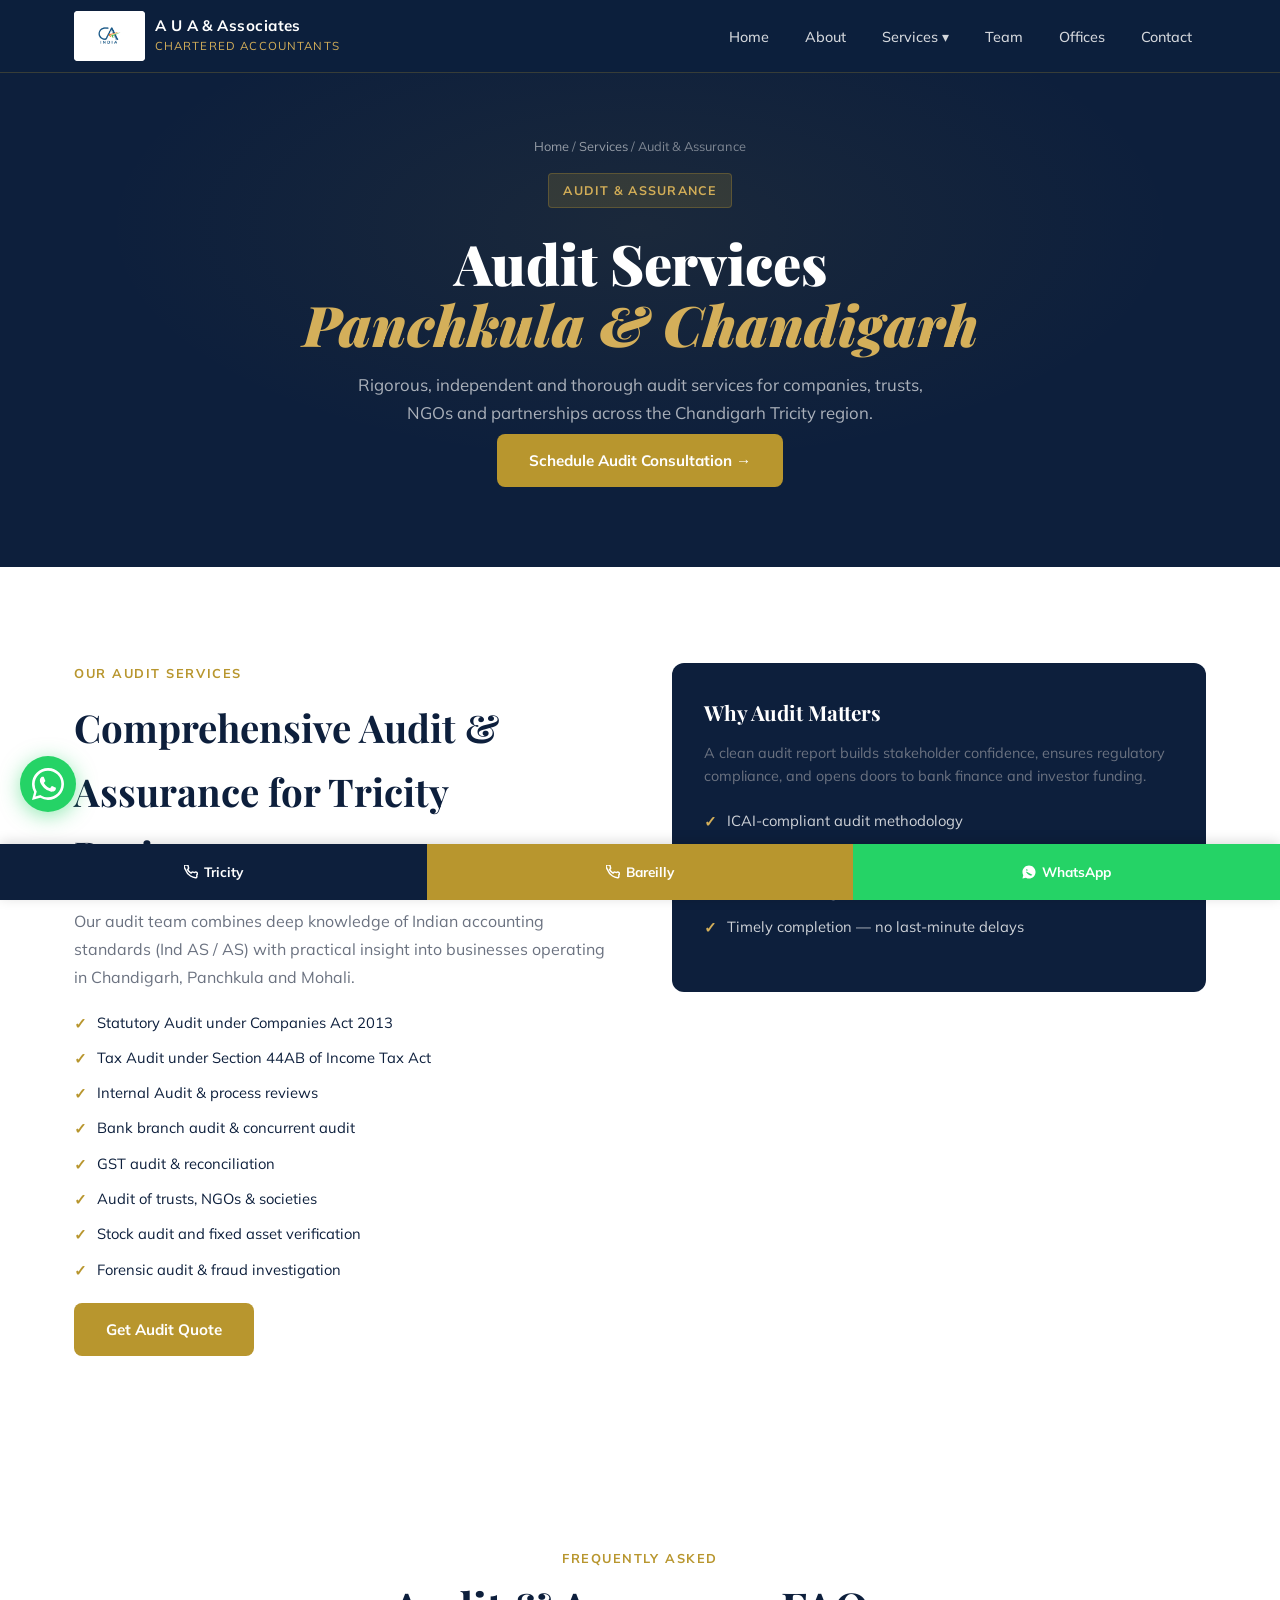
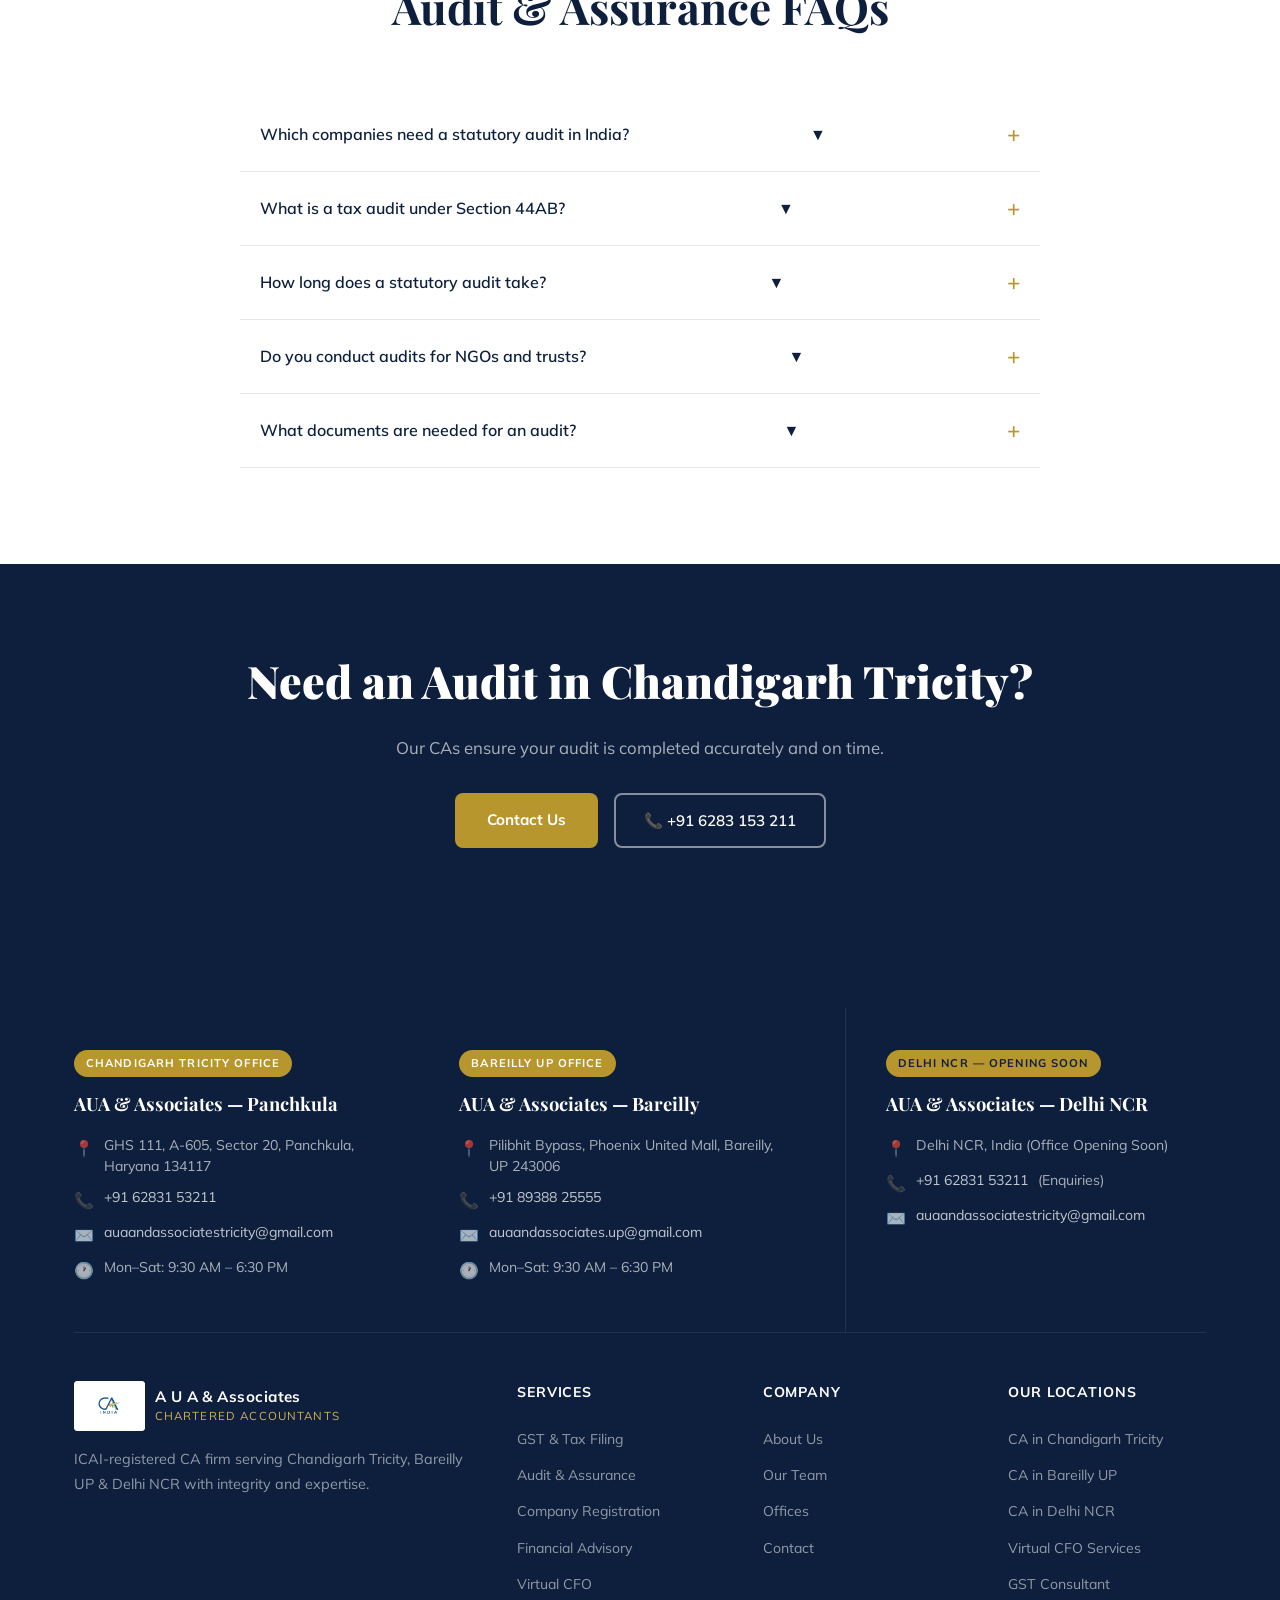
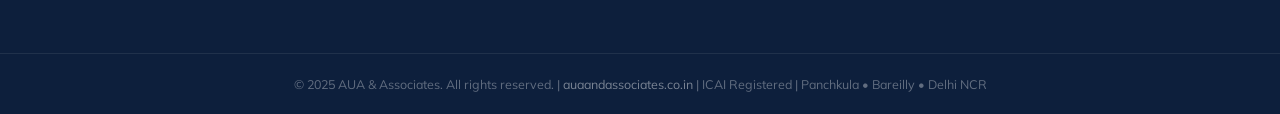
<file: audit.html>
<!DOCTYPE html>
<html lang="en">
<head>
<meta charset="UTF-8">
<!-- Google Analytics GA4 -->
<script async src="https://www.googletagmanager.com/gtag/js?id=G-XXXXXXXXXX"></script>
<script>
  window.dataLayer = window.dataLayer || [];
  function gtag(){dataLayer.push(arguments);}
  gtag('js', new Date());
  gtag('config', 'G-VRH5YL7XPW');
</script>
<link rel="icon" type="image/x-icon" href="favicon.ico?v=2">
<link rel="icon" type="image/png" sizes="32x32" href="favicon-32.png?v=2">
<link rel="icon" type="image/png" sizes="16x16" href="favicon-16.png?v=2">
<link rel="apple-touch-icon" sizes="180x180" href="favicon-512.png?v=2">
<meta name="viewport" content="width=device-width, initial-scale=1.0">
  
<!-- PRIMARY SEO -->
<title>Audit & Assurance Services Chandigarh Panchkula | AUA & Associates</title>
<meta name="description" content="Professional statutory audit, tax audit & internal audit in Chandigarh, Panchkula & Mohali. ICAI-compliant audits for companies, trusts & NGOs. Call AUA & Associates +91 6283 153 211.">
<meta name="keywords" content="audit firm Chandigarh, statutory audit Panchkula, tax audit Mohali, internal audit Chandigarh, CA audit firm Tricity, company audit Panchkula, bank audit Chandigarh, NGO audit Panchkula, forensic audit Chandigarh">
<meta name="robots" content="index, follow, max-snippet:-1, max-image-preview:large">
<link rel="canonical" href="https://auaandassociates.co.in/audit.html">
<meta property="og:type" content="article">
<meta property="og:url" content="https://auaandassociates.co.in/audit.html">
<meta property="og:title" content="Audit & Assurance Services in Chandigarh Tricity | AUA & Associates">
<meta property="og:description" content="Statutory audit, tax audit, internal audit & forensic audit in Panchkula, Chandigarh & Mohali. ICAI-compliant. Call +91 6283 153 211.">
<meta property="og:site_name" content="AUA & Associates">
<meta property="og:locale" content="en_IN">
<meta name="twitter:card" content="summary_large_image">
<meta name="geo.region" content="IN-HR, IN-UP, IN-DL">
<meta name="geo.placename" content="Panchkula, Haryana">

<!-- SCHEMA -->
<script type="application/ld+json">
{
  "@context": "https://schema.org",
  "@graph": [
    {
      "@type": "Service",
      "serviceType": "Audit & Assurance",
      "name": "Statutory Audit, Tax Audit & Internal Audit Services",
      "description": "ICAI-compliant audit and assurance services for companies, NGOs, trusts and partnerships in Chandigarh, Panchkula and Mohali including statutory audit, tax audit, internal audit, bank audit and forensic audit.",
      "provider": {
        "@type": "AccountingService",
        "name": "AUA & Associates",
        "telephone": "+916283153211",
        "address": {"@type": "PostalAddress", "streetAddress": "GHS 111, A-605, Sector 20", "addressLocality": "Panchkula", "addressRegion": "Haryana", "postalCode": "134117", "addressCountry": "IN"}
      },
      "areaServed": ["Panchkula","Chandigarh","Mohali","Zirakpur","Ambala","Bareilly","Pilibhit","Shahjahanpur","Rampur","Delhi","Noida","Gurugram","Faridabad","Ghaziabad"]
    },
    {
      "@type": "BreadcrumbList",
      "itemListElement": [
        {"@type": "ListItem", "position": 1, "name": "Home", "item": "https://auaandassociates.co.in/"},
        {"@type": "ListItem", "position": 2, "name": "Services", "item": "https://auaandassociates.co.in/services.html"},
        {"@type": "ListItem", "position": 3, "name": "Audit & Assurance", "item": "https://auaandassociates.co.in/audit.html"}
      ]
    }
  ]
}
</script>

<link rel="stylesheet" href="style.css">
<link href="https://fonts.googleapis.com/css2?family=Playfair+Display:wght@400;600;700;900&family=Mulish:wght@300;400;500;600;700&display=swap" rel="stylesheet">
</head>
<body>
<nav class="nav-primary" id="navbar">
  <div class="nav-inner">
    <a href="index.html" class="logo">
      <img src="ca-india-logo.jpg" alt="CA India Logo" class="ca-logo-img">
      <div class="logo-text"><span class="logo-main">A U A &amp; Associates</span><span class="logo-sub">Chartered Accountants</span></div>
    </a>
    <button class="nav-hamburger hamburger" id="hamburger" aria-label="Toggle menu" aria-expanded="false">
      <span></span><span></span><span></span>
    </button>
    <ul class="nav-links nav-menu" id="navLinks">
      <li><a href="index.html">Home</a></li>
      <li><a href="about.html">About</a></li>
      <li class="dropdown"><a href="services.html" class="active">Services ▾</a><ul class="dropdown-menu"><li><a href="gst-tax.html">GST &amp; Tax Filing</a></li><li><a href="audit.html">Audit &amp; Assurance</a></li><li><a href="company-registration.html">Company Registration</a></li><li><a href="financial-advisory.html">Financial Advisory</a></li><li><a href="virtual-cfo.html">Virtual CFO</a></li></ul></li>
      <li><a href="team.html">Team</a></li>
      <li><a href="offices.html">Offices</a></li>
      <li><a href="contact.html">Contact</a></li>
    </ul>
  </div>
</nav>

<section class="page-hero" id="main-content">
  <div class="breadcrumb"><a href="index.html">Home</a> / <a href="services.html">Services</a> / Audit & Assurance</div>
  <div class="hero-tag">Audit & Assurance</div>
  <h1>Audit Services<br><em style="color:var(--gold-lt)">Panchkula & Chandigarh</em></h1>
  <p>Rigorous, independent and thorough audit services for companies, trusts, NGOs and partnerships across the Chandigarh Tricity region.</p>
  <a href="contact.html" class="btn-primary" style="margin-top:8px">Schedule Audit Consultation →</a>
</section>

<section class="content-section"><div class="container content-grid">
  <div class="content-text">
    <div class="section-tag">Our Audit Services</div>
    <h2>Comprehensive Audit & Assurance for Tricity Businesses</h2>
    <p>Our audit team combines deep knowledge of Indian accounting standards (Ind AS / AS) with practical insight into businesses operating in Chandigarh, Panchkula and Mohali.</p>
    <ul class="feature-list">
      <li>Statutory Audit under Companies Act 2013</li>
      <li>Tax Audit under Section 44AB of Income Tax Act</li>
      <li>Internal Audit & process reviews</li>
      <li>Bank branch audit & concurrent audit</li>
      <li>GST audit & reconciliation</li>
      <li>Audit of trusts, NGOs & societies</li>
      <li>Stock audit and fixed asset verification</li>
      <li>Forensic audit & fraud investigation</li>
    </ul>
    <a href="contact.html" class="btn-primary">Get Audit Quote</a>
  </div>
  <div>
    <div class="info-card">
      <h3>Why Audit Matters</h3>
      <p style="color:var(--gray);font-size:.9rem;margin:12px 0">A clean audit report builds stakeholder confidence, ensures regulatory compliance, and opens doors to bank finance and investor funding.</p>
      <ul class="feature-list">
        <li>ICAI-compliant audit methodology</li>
        <li>Independent & objective assessment</li>
        <li>Detailed management letters with recommendations</li>
        <li>Timely completion — no last-minute delays</li>
      </ul>
    </div>
  </div>
</div></section>

<section class="content-section">
  <div class="container">
    <div class="section-header">
      <div class="section-tag">Frequently Asked</div>
      <h2>Audit &amp; Assurance FAQs</h2>
    </div>
    <div class="faq-list">
      <div class="faq-item"><button class="faq-q" aria-expanded="false">Which companies need a statutory audit in India? <span class="arrow">&#9660;</span></button><div class="faq-a"><p>Every company registered under the Companies Act 2013 is required to conduct a statutory audit each financial year, regardless of turnover or profit. This includes Private Limited companies, Public companies, OPCs, and LLPs (above a turnover threshold).</p></div></div>
      <div class="faq-item"><button class="faq-q" aria-expanded="false">What is a tax audit under Section 44AB? <span class="arrow">&#9660;</span></button><div class="faq-a"><p>A tax audit under Section 44AB is mandatory for businesses with turnover exceeding ₹1 crore (₹10 crore for digital transactions) and professionals with gross receipts above ₹50 lakhs. Our CAs handle tax audits and file Form 3CD/3CB accurately and on time.</p></div></div>
      <div class="faq-item"><button class="faq-q" aria-expanded="false">How long does a statutory audit take? <span class="arrow">&#9660;</span></button><div class="faq-a"><p>Depending on the size of the business and readiness of accounts, a statutory audit typically takes 1–4 weeks. Our team plans the audit schedule in advance to avoid delays and ensure timely filing with MCA and Income Tax authorities.</p></div></div>
      <div class="faq-item"><button class="faq-q" aria-expanded="false">Do you conduct audits for NGOs and trusts? <span class="arrow">&#9660;</span></button><div class="faq-a"><p>Yes. AUA &amp; Associates conducts audits for charitable trusts, Section 8 companies, NGOs, cooperative societies, and educational institutions across Chandigarh Tricity, Bareilly, and Delhi NCR, including 12A/80G compliance reports.</p></div></div>
      <div class="faq-item"><button class="faq-q" aria-expanded="false">What documents are needed for an audit? <span class="arrow">&#9660;</span></button><div class="faq-a"><p>Key documents include financial statements (P&L, Balance Sheet), bank statements, GST returns, purchase/sales ledgers, TDS records, stock register, fixed asset schedule, and board resolutions. We provide a detailed checklist upon engagement.</p></div></div>
    </div>
  </div>
</section>

<section class="cta-banner"><div class="container"><h2>Need an Audit in Chandigarh Tricity?</h2><p>Our CAs ensure your audit is completed accurately and on time.</p><div class="cta-actions"><a href="contact.html" class="btn-primary">Contact Us</a><a href="tel:+916283153211" class="btn-outline-white">📞 +91 6283 153 211</a></div></div></section>

<footer class="footer">
  <div class="container">
    <div class="footer-offices">
      <div class="footer-office">
        <div class="fo-badge">Chandigarh Tricity Office</div>
        <h4>AUA &amp; Associates &mdash; Panchkula</h4>
        <div class="fo-detail"><span class="fo-icon">&#128205;</span><span>GHS 111, A-605, Sector 20, Panchkula, Haryana 134117</span></div>
        <div class="fo-detail"><span class="fo-icon">&#128222;</span><a href="tel:+916283153211">+91 62831 53211</a></div>
        <div class="fo-detail"><span class="fo-icon">&#9993;&#65039;</span><a href="mailto:auaandassociatestricity@gmail.com">auaandassociatestricity@gmail.com</a></div>
        <div class="fo-detail"><span class="fo-icon">&#128336;</span><span>Mon&ndash;Sat: 9:30 AM &ndash; 6:30 PM</span></div>
      </div>
      <div class="footer-office">
        <div class="fo-badge">Bareilly UP Office</div>
        <h4>AUA &amp; Associates &mdash; Bareilly</h4>
        <div class="fo-detail"><span class="fo-icon">&#128205;</span><span>Pilibhit Bypass, Phoenix United Mall, Bareilly, UP 243006</span></div>
        <div class="fo-detail"><span class="fo-icon">&#128222;</span><a href="tel:+918938825555">+91 89388 25555</a></div>
        <div class="fo-detail"><span class="fo-icon">&#9993;&#65039;</span><a href="mailto:auaandassociates.up@gmail.com">auaandassociates.up@gmail.com</a></div>
        <div class="fo-detail"><span class="fo-icon">&#128336;</span><span>Mon&ndash;Sat: 9:30 AM &ndash; 6:30 PM</span></div>
      </div>
      <div class="footer-office">
        <div class="fo-badge fo-badge--soon">Delhi NCR — Opening Soon</div>
        <h4>AUA &amp; Associates &mdash; Delhi NCR</h4>
        <div class="fo-detail"><span class="fo-icon">&#128205;</span><span>Delhi NCR, India (Office Opening Soon)</span></div>
        <div class="fo-detail"><span class="fo-icon">&#128222;</span><a href="tel:+916283153211">+91 62831 53211</a> (Enquiries)</div>
        <div class="fo-detail"><span class="fo-icon">&#9993;&#65039;</span><a href="mailto:auaandassociatestricity@gmail.com">auaandassociatestricity@gmail.com</a></div>
      </div>
    </div>
    <div class="footer-grid">
      <div class="footer-brand">
        <div class="logo">
          <img src="ca-india-logo.jpg" alt="CA India" class="ca-logo-img">
          <div class="logo-text"><span class="logo-main">A U A &amp; Associates</span><span class="logo-sub">Chartered Accountants</span></div>
        </div>
        <p>ICAI-registered CA firm serving Chandigarh Tricity, Bareilly UP &amp; Delhi NCR with integrity and expertise.</p>
      </div>
      <div class="footer-links"><h4>Services</h4><ul>
        <li><a href="gst-tax.html">GST &amp; Tax Filing</a></li>
        <li><a href="audit.html">Audit &amp; Assurance</a></li>
        <li><a href="company-registration.html">Company Registration</a></li>
        <li><a href="financial-advisory.html">Financial Advisory</a></li>
        <li><a href="virtual-cfo.html">Virtual CFO</a></li>
      </ul></div>
      <div class="footer-links"><h4>Company</h4><ul>
        <li><a href="about.html">About Us</a></li>
        <li><a href="team.html">Our Team</a></li>
        <li><a href="offices.html">Offices</a></li>
        <li><a href="contact.html">Contact</a></li>
      </ul></div>
      <div class="footer-links"><h4>Our Locations</h4><ul>
        <li><a href="ca-in-chandigarh-tricity.html">CA in Chandigarh Tricity</a></li>
        <li><a href="ca-in-bareilly-up.html">CA in Bareilly UP</a></li>
        <li><a href="ca-in-delhi-ncr.html">CA in Delhi NCR</a></li>
        <li><a href="virtual-cfo.html">Virtual CFO Services</a></li>
        <li><a href="gst-tax.html">GST Consultant</a></li>
      </ul></div>
    </div>
  </div>
  <div class="footer-bottom">
    <p>&copy; 2025 AUA &amp; Associates. All rights reserved. | <a href="https://auaandassociates.co.in">auaandassociates.co.in</a> | ICAI Registered | Panchkula &bull; Bareilly &bull; Delhi NCR</p>
  </div>
  <a id="whatsapp-float" href="https://wa.me/916283153211?text=Hello%20AUA%20%26%20Associates%2C%20I%20need%20CA%20services." target="_blank" rel="noopener" aria-label="Chat on WhatsApp">
    <svg xmlns="http://www.w3.org/2000/svg" viewBox="0 0 24 24" fill="white" width="30" height="30"><path d="M20.52 3.48A11.93 11.93 0 0 0 12 0C5.37 0 0 5.37 0 12c0 2.11.55 4.17 1.6 5.98L0 24l6.18-1.62A11.94 11.94 0 0 0 12 24c6.63 0 12-5.37 12-12 0-3.21-1.25-6.23-3.48-8.52zM12 22c-1.85 0-3.66-.5-5.24-1.44l-.37-.22-3.87 1.02 1.04-3.78-.24-.39A9.94 9.94 0 0 1 2 12C2 6.48 6.48 2 12 2c2.67 0 5.18 1.04 7.07 2.93A9.94 9.94 0 0 1 22 12c0 5.52-4.48 10-10 10zm5.44-7.4c-.3-.15-1.77-.87-2.04-.97-.28-.1-.48-.15-.68.15s-.78.97-.96 1.17c-.18.2-.35.22-.65.07a8.16 8.16 0 0 1-2.4-1.48 9.04 9.04 0 0 1-1.66-2.06c-.17-.3-.02-.46.13-.6.13-.13.3-.35.45-.52.15-.17.2-.3.3-.5.1-.2.05-.37-.02-.52-.08-.15-.68-1.63-.93-2.23-.24-.58-.49-.5-.68-.51l-.58-.01c-.2 0-.52.07-.79.37s-1.03 1.01-1.03 2.46 1.06 2.86 1.2 3.06c.15.2 2.08 3.18 5.04 4.46.7.3 1.25.49 1.68.62.7.22 1.34.19 1.85.12.56-.09 1.77-.72 2.02-1.42.25-.7.25-1.3.17-1.42-.07-.13-.27-.2-.57-.35z"/></svg>
  </a>
  <button id="back-to-top" aria-label="Back to top">&#8679;</button>
  <div id="mobile-call-bar">
    <a href="tel:+916283153211" class="mcb-btn mcb-call"><svg width="14" height="14" viewBox="0 0 24 24" fill="none" stroke="currentColor" stroke-width="2.5" stroke-linecap="round" stroke-linejoin="round"><path d="M22 16.92v3a2 2 0 01-2.18 2 19.79 19.79 0 01-8.63-3.07A19.5 19.5 0 013.07 8.81 19.79 19.79 0 01.12 2.18 2 2 0 012.1 0h3a2 2 0 012 1.72c.127.96.361 1.903.7 2.81a2 2 0 01-.45 2.11L6.09 7.91a16 16 0 006 6l1.27-1.27a2 2 0 012.11-.45c.907.339 1.85.573 2.81.7A2 2 0 0122 16.92z"/></svg>Tricity</a>
    <a href="tel:+918938825555" class="mcb-btn mcb-enquire"><svg width="14" height="14" viewBox="0 0 24 24" fill="none" stroke="currentColor" stroke-width="2.5" stroke-linecap="round" stroke-linejoin="round"><path d="M22 16.92v3a2 2 0 01-2.18 2 19.79 19.79 0 01-8.63-3.07A19.5 19.5 0 013.07 8.81 19.79 19.79 0 01.12 2.18 2 2 0 012.1 0h3a2 2 0 012 1.72c.127.96.361 1.903.7 2.81a2 2 0 01-.45 2.11L6.09 7.91a16 16 0 006 6l1.27-1.27a2 2 0 012.11-.45c.907.339 1.85.573 2.81.7A2 2 0 0122 16.92z"/></svg>Bareilly</a>
    <a href="https://wa.me/916283153211?text=Hello%20AUA%20%26%20Associates%2C%20I%20need%20CA%20services." target="_blank" rel="noopener" class="mcb-btn mcb-wa"><svg width="14" height="14" viewBox="0 0 32 32" fill="currentColor"><path d="M16 1C7.716 1 1 7.716 1 16c0 2.628.687 5.095 1.886 7.232L1 31l8.013-2.1A14.94 14.94 0 0016 31c8.284 0 15-6.716 15-15S24.284 1 16 1zm7.5 21.07c-.31.872-1.54 1.596-2.52 1.806-.672.142-1.55.255-4.506-1.012-3.784-1.61-6.226-5.45-6.415-5.702-.182-.25-1.53-2.035-1.53-3.882 0-1.847.966-2.753 1.308-3.13.31-.34.677-.425.903-.425l.65.012c.208.01.488-.079.764.583.285.68.97 2.35.055 2.67l-.32.125c-.3-.128-.768-.307-1.41-.586-.64-.278-1.067-.462-1.208-.527-.14-.065-.27-.073-.38.073-.11.146-.448.54-.55.652-.1.112-.202.126-.376.042a4.74 4.74 0 01-1.404-.866 5.27 5.27 0 01-.97-1.205c-.1-.175-.01-.27.076-.35.076-.073.175-.204.263-.305.088-.1.117-.175.175-.292.058-.117.029-.219-.014-.305-.044-.087-.397-.954-.543-1.305-.14-.338-.285-.292-.397-.298l-.34-.006c-.117 0-.308.044-.462.219s-.602.59-.602 1.438.616 1.67.703 1.787c.087.117 1.215 1.856 2.943 2.604z"/></svg>WhatsApp</a>
  </div>
</footer>
<script src="main.js" defer></script>
</body>
</html>
</file>
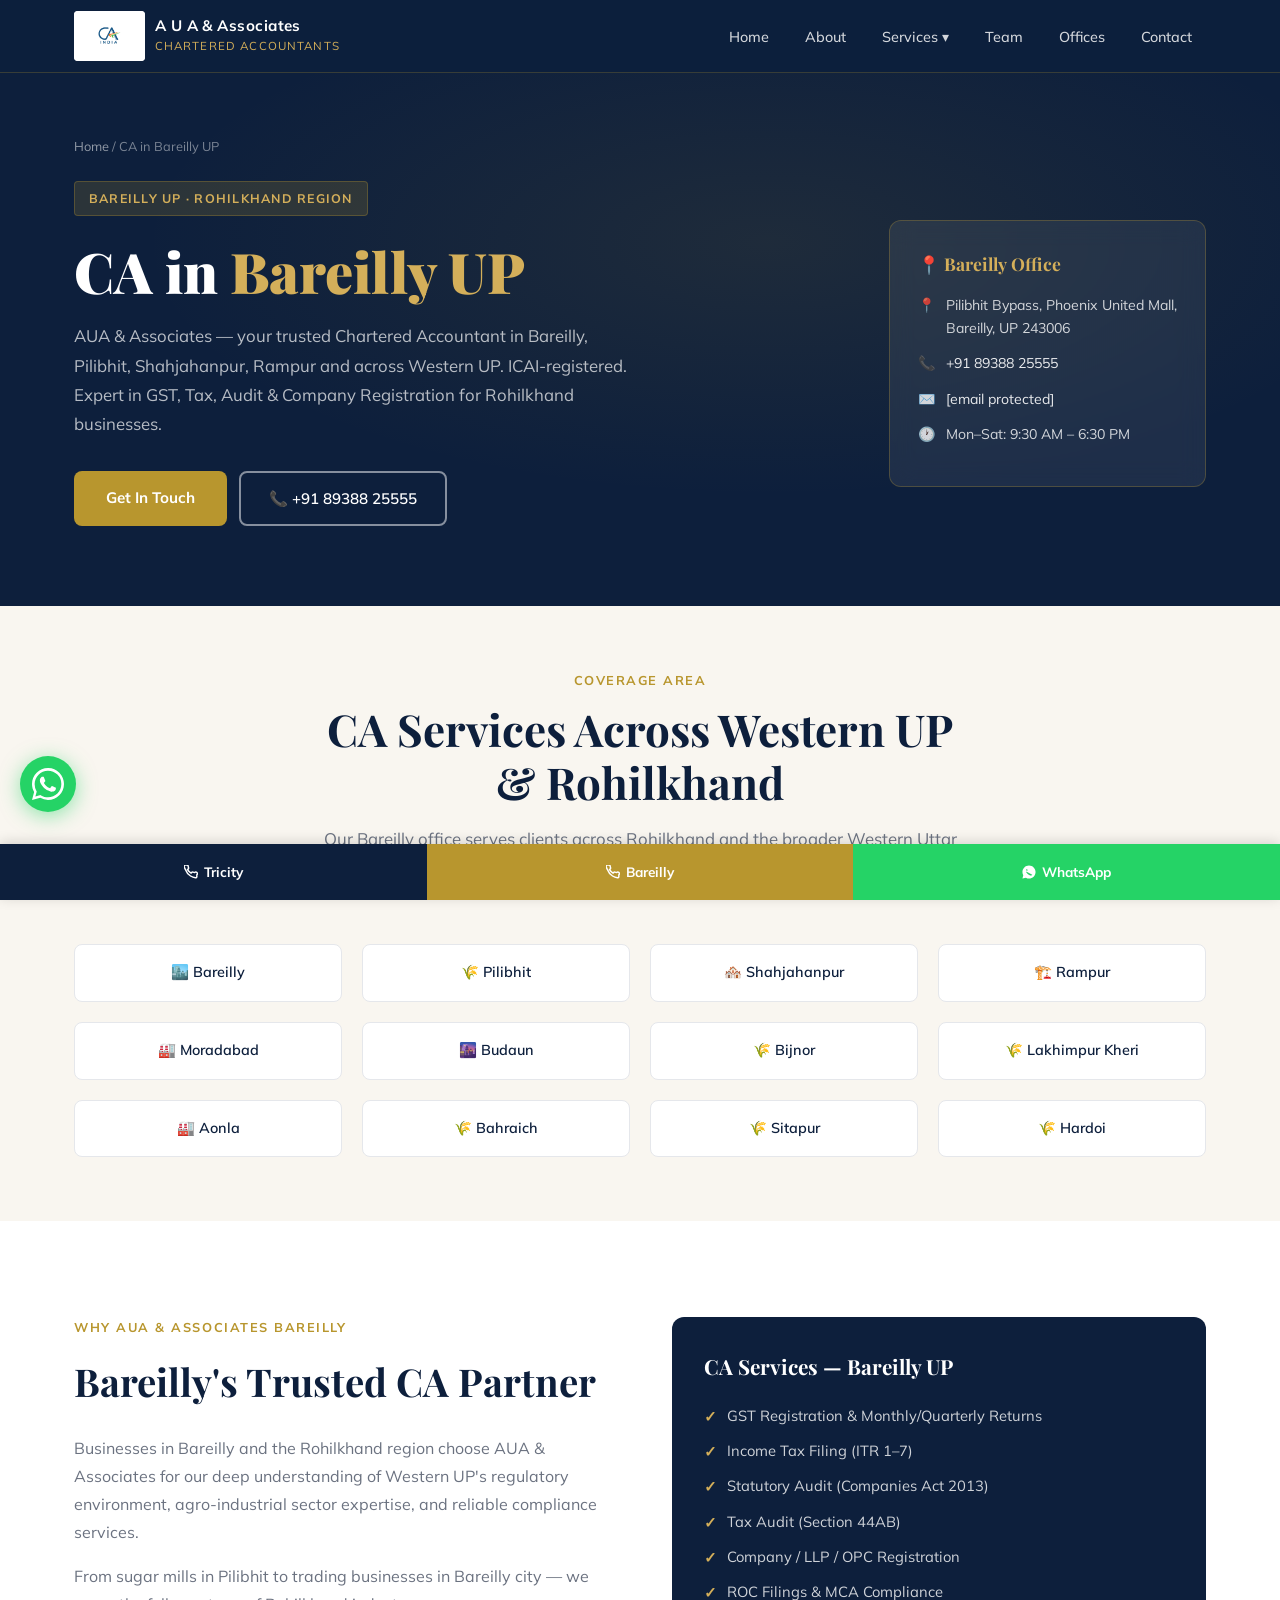
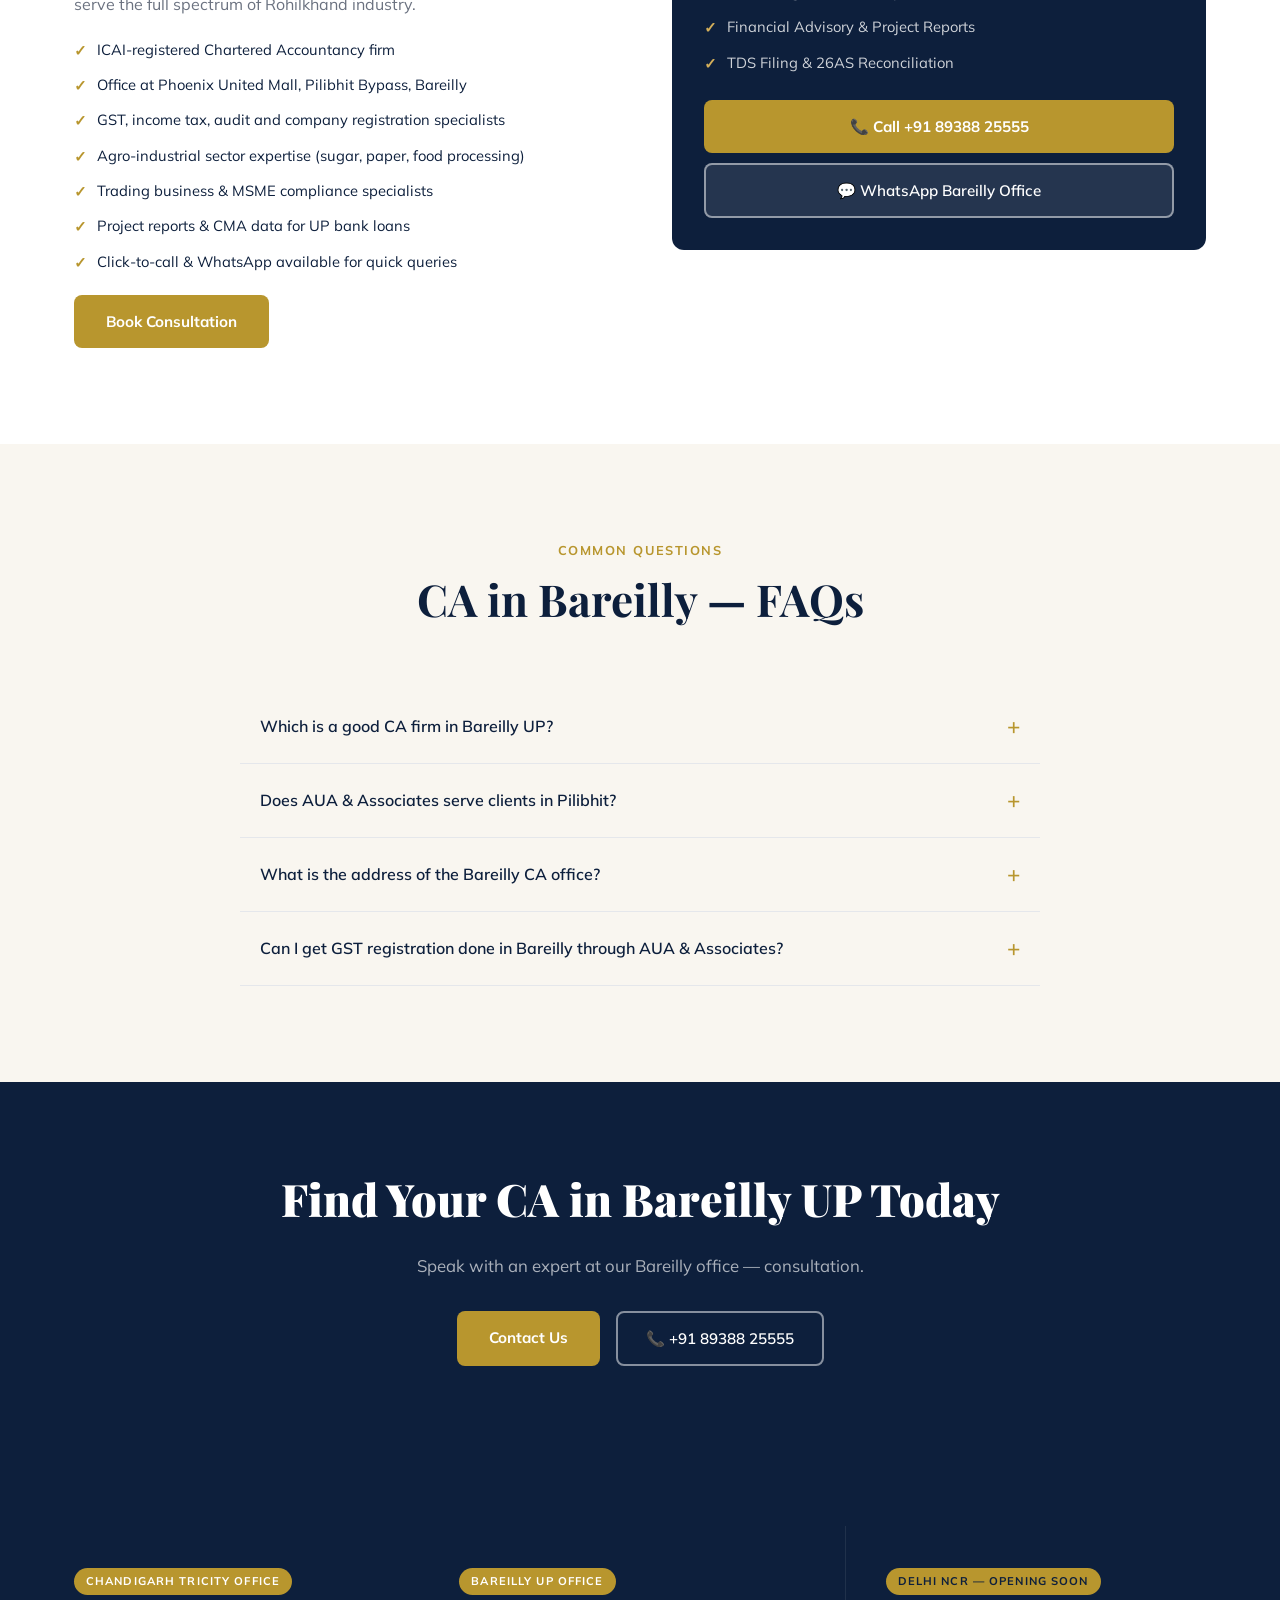
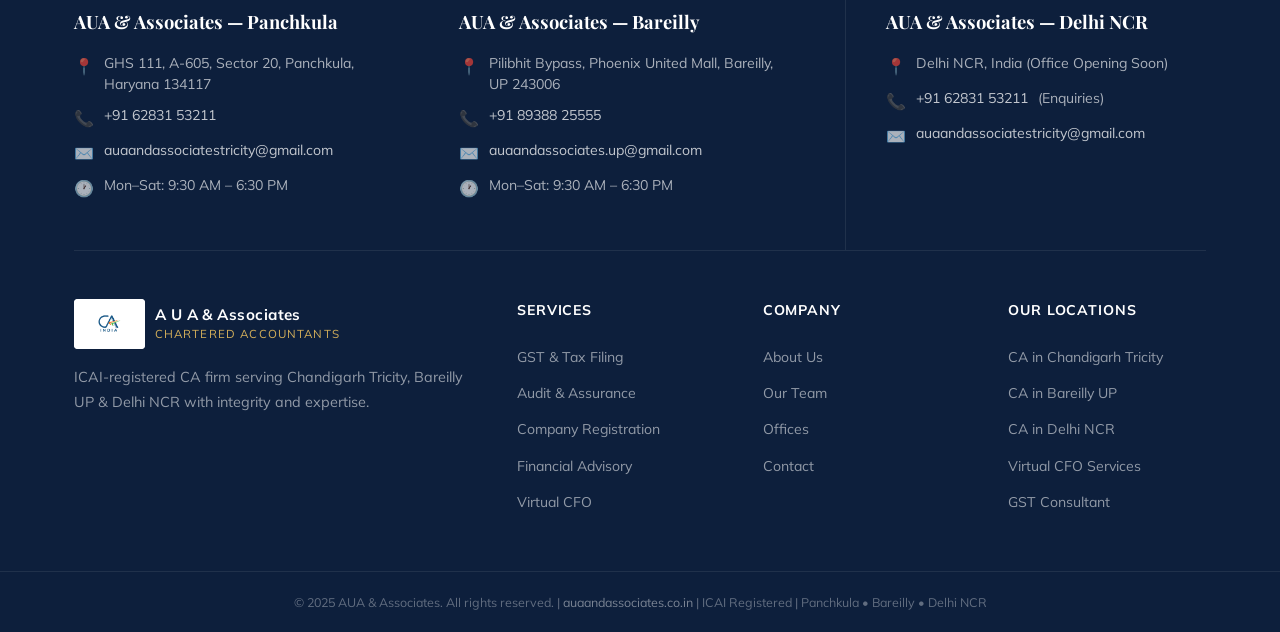
<file: ca-in-bareilly-up.html>
<!DOCTYPE html>
<html lang="en">
<head>
<meta charset="UTF-8">
<!-- Google Analytics GA4 -->
<script async src="https://www.googletagmanager.com/gtag/js?id=G-XXXXXXXXXX"></script>
<script>
  window.dataLayer = window.dataLayer || [];
  function gtag(){dataLayer.push(arguments);}
  gtag('js', new Date());
  gtag('config', 'G-VRH5YL7XPW');
</script>
<link rel="icon" type="image/x-icon" href="favicon.ico?v=2">
<link rel="icon" type="image/png" sizes="32x32" href="favicon-32.png?v=2">
<link rel="icon" type="image/png" sizes="16x16" href="favicon-16.png?v=2">
<link rel="apple-touch-icon" sizes="180x180" href="favicon-512.png?v=2">
<meta name="viewport" content="width=device-width, initial-scale=1.0">
  
<title>CA in Bareilly UP | Pilibhit, Shahjahanpur, Western UP | AUA &amp; Associates</title>
<meta name="description" content="Looking for a CA in Bareilly UP? AUA &amp; Associates offers expert GST, income tax, audit &amp; company registration services in Bareilly, Pilibhit, Shahjahanpur, Rampur &amp; Western UP. Call +91 89388 25555.">
<meta name="keywords" content="CA in Bareilly, CA in Pilibhit, CA in Shahjahanpur, CA in Rampur, CA in Moradabad, Chartered Accountant Bareilly UP, GST filing Bareilly, tax consultant Pilibhit, audit firm Bareilly, company registration Bareilly, CA near me Bareilly, Rohilkhand CA, Western UP CA">
<meta name="robots" content="index, follow, max-snippet:-1, max-image-preview:large">
<link rel="canonical" href="https://auaandassociates.co.in/ca-in-bareilly-up.html">
<meta property="og:type" content="article">
<meta property="og:url" content="https://auaandassociates.co.in/ca-in-bareilly-up.html">
<meta property="og:title" content="CA in Bareilly UP | Pilibhit, Shahjahanpur | AUA &amp; Associates">
<meta property="og:description" content="Expert CA services across Bareilly &amp; Western UP — GST, tax, audit &amp; company registration. Serving Pilibhit, Shahjahanpur, Rampur &amp; Moradabad.">
<meta property="og:site_name" content="AUA &amp; Associates">
<meta property="og:locale" content="en_IN">
<meta name="twitter:card" content="summary_large_image">
<meta name="geo.region" content="IN-UP">
<meta name="geo.placename" content="Bareilly, Uttar Pradesh, India">
<meta name="geo.position" content="28.3670;79.4304">
<meta name="ICBM" content="28.3670, 79.4304">

<!-- SCHEMA: LocalBusiness for Bareilly UP -->
<script type="application/ld+json">
{
  "@context": "https://schema.org",
  "@graph": [
    {
      "@type": ["AccountingService","LocalBusiness"],
      "@id": "https://auaandassociates.co.in/#office-bareilly",
      "name": "AUA & Associates — CA in Bareilly UP",
      "description": "ICAI-registered Chartered Accountancy firm at Phoenix United Mall, Bareilly providing GST filing, income tax, statutory audit, company registration and financial advisory services across Bareilly, Pilibhit and Western UP Rohilkhand region.",
      "url": "https://auaandassociates.co.in/ca-in-bareilly-up.html",
      "telephone": "+918938825555",
      "email": "auaandassociates.up@gmail.com",
      "priceRange": "₹₹",
      "address": {
        "@type": "PostalAddress",
        "streetAddress": "Pilibhit Bypass, Phoenix United Mall",
        "addressLocality": "Bareilly",
        "addressRegion": "Uttar Pradesh",
        "postalCode": "243006",
        "addressCountry": "IN"
      },
      "geo": {"@type": "GeoCoordinates", "latitude": 28.3670, "longitude": 79.4304},
      "openingHoursSpecification": [{"@type": "OpeningHoursSpecification","dayOfWeek": ["Monday","Tuesday","Wednesday","Thursday","Friday","Saturday"],"opens": "09:30","closes": "18:30"}],
      "areaServed": [
        {"@type": "City","name": "Bareilly"},
        {"@type": "City","name": "Pilibhit"},
        {"@type": "City","name": "Shahjahanpur"},
        {"@type": "City","name": "Rampur"},
        {"@type": "City","name": "Moradabad"},
        {"@type": "City","name": "Budaun"},
        {"@type": "City","name": "Bijnor"},
        {"@type": "City","name": "Lakhimpur Kheri"}
      ],
      "hasOfferCatalog": {
        "@type": "OfferCatalog",
        "name": "CA Services Bareilly UP",
        "itemListElement": [
          {"@type": "Offer","itemOffered": {"@type": "Service","name": "GST Registration & Returns Filing"}},
          {"@type": "Offer","itemOffered": {"@type": "Service","name": "Income Tax Filing (ITR)"}},
          {"@type": "Offer","itemOffered": {"@type": "Service","name": "Statutory & Tax Audit"}},
          {"@type": "Offer","itemOffered": {"@type": "Service","name": "Company & LLP Registration"}},
          {"@type": "Offer","itemOffered": {"@type": "Service","name": "Financial Advisory"}}
        ]
      }
    },
    {
      "@type": "FAQPage",
      "mainEntity": [
        {"@type": "Question","name": "Which is a good CA firm in Bareilly UP?","acceptedAnswer": {"@type": "Answer","text": "AUA & Associates, located at Phoenix United Mall on Pilibhit Bypass in Bareilly, is an ICAI-registered CA firm serving Bareilly, Pilibhit and Western UP with expertise in GST, income tax, audit and company registration."}},
        {"@type": "Question","name": "Does AUA & Associates serve industrial clients in Pilibhit?","acceptedAnswer": {"@type": "Answer","text": "Yes. AUA & Associates serves agro-industrial businesses, sugar mills, paper factories and SSI units in Pilibhit with GST compliance, tax audit, and financial advisory services."}},
        {"@type": "Question","name": "What is the address of the Bareilly CA office?","acceptedAnswer": {"@type": "Answer","text": "Our Bareilly office is at Pilibhit Bypass, Phoenix United Mall, Bareilly, Uttar Pradesh 243006. Phone: +91 89388 25555. Email: auaandassociates.up@gmail.com"}}
      ]
    },
    {
      "@type": "BreadcrumbList",
      "itemListElement": [
        {"@type": "ListItem","position": 1,"name": "Home","item": "https://auaandassociates.co.in/"},
        {"@type": "ListItem","position": 2,"name": "CA in Bareilly UP","item": "https://auaandassociates.co.in/ca-in-bareilly-up.html"}
      ]
    }
  ]
}
</script>

<link rel="stylesheet" href="style.css">
<link rel="preconnect" href="https://fonts.googleapis.com">
<link href="https://fonts.googleapis.com/css2?family=Playfair+Display:wght@400;600;700;900&family=Mulish:wght@300;400;500;600;700&display=swap" rel="stylesheet">
</head>
<body>
<a class="skip-link" href="#main-content">Skip to main content</a>

<nav class="nav-primary" id="navbar">
  <div class="nav-inner">
    <a href="index.html" class="logo">
      <img src="ca-india-logo.jpg" alt="CA India Logo" class="ca-logo-img">
      <div class="logo-text"><span class="logo-main">A U A &amp; Associates</span><span class="logo-sub">Chartered Accountants</span></div>
    </a>
    <button class="nav-hamburger hamburger" id="hamburger" aria-label="Toggle menu" aria-expanded="false">
      <span></span><span></span><span></span>
    </button>
    <ul class="nav-links nav-menu" id="navLinks">
      <li><a href="index.html" class="active">Home</a></li>
      <li><a href="about.html">About</a></li>
      <li class="dropdown"><a href="services.html">Services ▾</a><ul class="dropdown-menu"><li><a href="gst-tax.html">GST &amp; Tax Filing</a></li><li><a href="audit.html">Audit &amp; Assurance</a></li><li><a href="company-registration.html">Company Registration</a></li><li><a href="financial-advisory.html">Financial Advisory</a></li><li><a href="virtual-cfo.html">Virtual CFO</a></li></ul></li>
      <li><a href="team.html">Team</a></li>
      <li><a href="offices.html">Offices</a></li>
      <li><a href="contact.html">Contact</a></li>
    </ul>
  </div>
</nav>

<section class="geo-hero" id="main-content">
  <div class="container">
    <div class="breadcrumb" style="color:rgba(255,255,255,.45);margin-bottom:24px"><a href="index.html" style="color:rgba(255,255,255,.55)">Home</a> / CA in Bareilly UP</div>
    <div class="geo-hero-inner">
      <div>
        <div class="hero-tag">Bareilly UP · Rohilkhand Region</div>
        <h1>CA in <em>Bareilly UP</em></h1>
        <p>AUA &amp; Associates — your trusted Chartered Accountant in Bareilly, Pilibhit, Shahjahanpur, Rampur and across Western UP. ICAI-registered. Expert in GST, Tax, Audit &amp; Company Registration for Rohilkhand businesses.</p>
        <div style="display:flex;gap:12px;flex-wrap:wrap">
          <a href="contact.html" class="btn-primary">Get In Touch</a>
          <a href="tel:+918938825555" class="btn-outline-white">📞 +91 89388 25555</a>
        </div>
      </div>
      <div class="geo-contact-box">
        <h3>📍 Bareilly Office</h3>
        <div class="geo-contact-item">📍 <span>Pilibhit Bypass, Phoenix United Mall,<br>Bareilly, UP 243006</span></div>
        <div class="geo-contact-item">📞 <a href="tel:+918938825555">+91 89388 25555</a></div>
        <div class="geo-contact-item">✉️ <a href="/cdn-cgi/l/email-protection#50312531313e343123233f3339312435237e252010373d31393c7e333f3d"><span class="__cf_email__" data-cfemail="3d5c485c5c53595c4e4e525e545c49584e13484d7d5a505c5451135e5250">[email&#160;protected]</span></a></div>
        <div class="geo-contact-item">🕐 <span>Mon–Sat: 9:30 AM – 6:30 PM</span></div>
      </div>
    </div>
  </div>
</section>

<section class="cities-coverage">
  <div class="container">
    <div class="section-header">
      <div class="section-tag">Coverage Area</div>
      <h2>CA Services Across Western UP &amp; Rohilkhand</h2>
      <p>Our Bareilly office serves clients across Rohilkhand and the broader Western Uttar Pradesh region.</p>
    </div>
    <div class="cities-grid">
      <div class="city-chip">🏙️ Bareilly</div>
      <div class="city-chip">🌾 Pilibhit</div>
      <div class="city-chip">🏘️ Shahjahanpur</div>
      <div class="city-chip">🏗️ Rampur</div>
      <div class="city-chip">🏭 Moradabad</div>
      <div class="city-chip">🌆 Budaun</div>
      <div class="city-chip">🌾 Bijnor</div>
      <div class="city-chip">🌾 Lakhimpur Kheri</div>
      <div class="city-chip">🏭 Aonla</div>
      <div class="city-chip">🌾 Bahraich</div>
      <div class="city-chip">🌾 Sitapur</div>
      <div class="city-chip">🌾 Hardoi</div>
    </div>
  </div>
</section>

<section class="content-section">
  <div class="container content-grid">
    <div class="content-text">
      <div class="section-tag">Why AUA &amp; Associates Bareilly</div>
      <h2>Bareilly's Trusted CA Partner</h2>
      <p>Businesses in Bareilly and the Rohilkhand region choose AUA &amp; Associates for our deep understanding of Western UP's regulatory environment, agro-industrial sector expertise, and reliable compliance services.</p>
      <p>From sugar mills in Pilibhit to trading businesses in Bareilly city — we serve the full spectrum of Rohilkhand industry.</p>
      <ul class="feature-list">
        <li>ICAI-registered Chartered Accountancy firm</li>
        <li>Office at Phoenix United Mall, Pilibhit Bypass, Bareilly</li>
        <li>GST, income tax, audit and company registration specialists</li>
        <li>Agro-industrial sector expertise (sugar, paper, food processing)</li>
        <li>Trading business &amp; MSME compliance specialists</li>
        <li>Project reports &amp; CMA data for UP bank loans</li>
        <li>Click-to-call &amp; WhatsApp available for quick queries</li>
      </ul>
      <a href="contact.html" class="btn-primary">Book Consultation</a>
    </div>
    <div>
      <div class="info-card">
        <h3>CA Services — Bareilly UP</h3>
        <ul class="feature-list">
          <li>GST Registration &amp; Monthly/Quarterly Returns</li>
          <li>Income Tax Filing (ITR 1–7)</li>
          <li>Statutory Audit (Companies Act 2013)</li>
          <li>Tax Audit (Section 44AB)</li>
          <li>Company / LLP / OPC Registration</li>
          <li>ROC Filings &amp; MCA Compliance</li>
          <li>Financial Advisory &amp; Project Reports</li>
          <li>TDS Filing &amp; 26AS Reconciliation</li>
        </ul>
        <div style="margin-top:24px">
          <a href="tel:+918938825555" class="btn-primary" style="display:block;text-align:center;margin-bottom:10px">📞 Call +91 89388 25555</a>
          <a href="https://wa.me/918938825555?text=Hello%20AUA%2C%20I%20need%20CA%20services%20in%20Bareilly%20UP." target="_blank" class="btn-outline-white" style="display:block;text-align:center;background:rgba(255,255,255,.1)">💬 WhatsApp Bareilly Office</a>
        </div>
      </div>
    </div>
  </div>
</section>

<!-- FAQ -->
<section class="section" style="background:var(--cream)">
  <div class="container">
    <div class="section-header">
      <div class="section-tag">Common Questions</div>
      <h2>CA in Bareilly — FAQs</h2>
    </div>
    <div class="faq-list">
      <div class="faq-item">
        <button class="faq-q" aria-expanded="false">Which is a good CA firm in Bareilly UP?</button>
        <div class="faq-a"><p>AUA &amp; Associates, located at Phoenix United Mall on Pilibhit Bypass in Bareilly, is an ICAI-registered CA firm serving Bareilly, Pilibhit and Western UP. We offer a full range of services including GST, income tax, audit and company registration.</p></div>
      </div>
      <div class="faq-item">
        <button class="faq-q" aria-expanded="false">Does AUA &amp; Associates serve clients in Pilibhit?</button>
        <div class="faq-a"><p>Yes. We serve agro-industrial businesses, sugar mills, paper factories and SSI units in Pilibhit with GST compliance, tax audits, and financial advisory services.</p></div>
      </div>
      <div class="faq-item">
        <button class="faq-q" aria-expanded="false">What is the address of the Bareilly CA office?</button>
        <div class="faq-a"><p>Our Bareilly office is at Pilibhit Bypass, Phoenix United Mall, Bareilly, Uttar Pradesh 243006. Phone: +91 89388 25555. Email: <a href="/cdn-cgi/l/email-protection" class="__cf_email__" data-cfemail="01607460606f656072726e6268607564722f747141666c60686d2f626e6c">[email&#160;protected]</a>. Open Mon–Sat, 9:30 AM to 6:30 PM.</p></div>
      </div>
      <div class="faq-item">
        <button class="faq-q" aria-expanded="false">Can I get GST registration done in Bareilly through AUA &amp; Associates?</button>
        <div class="faq-a"><p>Absolutely. We handle GST registration, amendment, cancellation and monthly/quarterly return filing (GSTR-1, GSTR-3B, GSTR-9) for businesses across Bareilly and Western UP. Contact us at +91 89388 25555.</p></div>
      </div>
    </div>
  </div>
</section>

<section class="cta-banner">
  <div class="container">
    <h2>Find Your CA in Bareilly UP Today</h2>
    <p>Speak with an expert at our Bareilly office — consultation.</p>
    <div class="cta-actions">
      <a href="contact.html" class="btn-primary">Contact Us</a>
      <a href="tel:+918938825555" class="btn-outline-white">📞 +91 89388 25555</a>
    </div>
  </div>
</section>

<footer class="footer">
  <div class="container">
    <div class="footer-offices">
      <div class="footer-office">
        <div class="fo-badge">Chandigarh Tricity Office</div>
        <h4>AUA &amp; Associates &mdash; Panchkula</h4>
        <div class="fo-detail"><span class="fo-icon">&#128205;</span><span>GHS 111, A-605, Sector 20, Panchkula, Haryana 134117</span></div>
        <div class="fo-detail"><span class="fo-icon">&#128222;</span><a href="tel:+916283153211">+91 62831 53211</a></div>
        <div class="fo-detail"><span class="fo-icon">&#9993;&#65039;</span><a href="mailto:auaandassociatestricity@gmail.com">auaandassociatestricity@gmail.com</a></div>
        <div class="fo-detail"><span class="fo-icon">&#128336;</span><span>Mon&ndash;Sat: 9:30 AM &ndash; 6:30 PM</span></div>
      </div>
      <div class="footer-office">
        <div class="fo-badge">Bareilly UP Office</div>
        <h4>AUA &amp; Associates &mdash; Bareilly</h4>
        <div class="fo-detail"><span class="fo-icon">&#128205;</span><span>Pilibhit Bypass, Phoenix United Mall, Bareilly, UP 243006</span></div>
        <div class="fo-detail"><span class="fo-icon">&#128222;</span><a href="tel:+918938825555">+91 89388 25555</a></div>
        <div class="fo-detail"><span class="fo-icon">&#9993;&#65039;</span><a href="mailto:auaandassociates.up@gmail.com">auaandassociates.up@gmail.com</a></div>
        <div class="fo-detail"><span class="fo-icon">&#128336;</span><span>Mon&ndash;Sat: 9:30 AM &ndash; 6:30 PM</span></div>
      </div>
      <div class="footer-office">
        <div class="fo-badge fo-badge--soon">Delhi NCR — Opening Soon</div>
        <h4>AUA &amp; Associates &mdash; Delhi NCR</h4>
        <div class="fo-detail"><span class="fo-icon">&#128205;</span><span>Delhi NCR, India (Office Opening Soon)</span></div>
        <div class="fo-detail"><span class="fo-icon">&#128222;</span><a href="tel:+916283153211">+91 62831 53211</a> (Enquiries)</div>
        <div class="fo-detail"><span class="fo-icon">&#9993;&#65039;</span><a href="mailto:auaandassociatestricity@gmail.com">auaandassociatestricity@gmail.com</a></div>
      </div>
    </div>
    <div class="footer-grid">
      <div class="footer-brand">
        <div class="logo">
          <img src="ca-india-logo.jpg" alt="CA India" class="ca-logo-img">
          <div class="logo-text"><span class="logo-main">A U A &amp; Associates</span><span class="logo-sub">Chartered Accountants</span></div>
        </div>
        <p>ICAI-registered CA firm serving Chandigarh Tricity, Bareilly UP &amp; Delhi NCR with integrity and expertise.</p>
      </div>
      <div class="footer-links"><h4>Services</h4><ul>
        <li><a href="gst-tax.html">GST &amp; Tax Filing</a></li>
        <li><a href="audit.html">Audit &amp; Assurance</a></li>
        <li><a href="company-registration.html">Company Registration</a></li>
        <li><a href="financial-advisory.html">Financial Advisory</a></li>
        <li><a href="virtual-cfo.html">Virtual CFO</a></li>
      </ul></div>
      <div class="footer-links"><h4>Company</h4><ul>
        <li><a href="about.html">About Us</a></li>
        <li><a href="team.html">Our Team</a></li>
        <li><a href="offices.html">Offices</a></li>
        <li><a href="contact.html">Contact</a></li>
      </ul></div>
      <div class="footer-links"><h4>Our Locations</h4><ul>
        <li><a href="ca-in-chandigarh-tricity.html">CA in Chandigarh Tricity</a></li>
        <li><a href="ca-in-bareilly-up.html">CA in Bareilly UP</a></li>
        <li><a href="ca-in-delhi-ncr.html">CA in Delhi NCR</a></li>
        <li><a href="virtual-cfo.html">Virtual CFO Services</a></li>
        <li><a href="gst-tax.html">GST Consultant</a></li>
      </ul></div>
    </div>
  </div>
  <div class="footer-bottom">
    <p>&copy; 2025 AUA &amp; Associates. All rights reserved. | <a href="https://auaandassociates.co.in">auaandassociates.co.in</a> | ICAI Registered | Panchkula &bull; Bareilly &bull; Delhi NCR</p>
  </div>
  <a id="whatsapp-float" href="https://wa.me/916283153211?text=Hello%20AUA%20%26%20Associates%2C%20I%20need%20CA%20services." target="_blank" rel="noopener" aria-label="Chat on WhatsApp">
    <svg xmlns="http://www.w3.org/2000/svg" viewBox="0 0 24 24" fill="white" width="30" height="30"><path d="M20.52 3.48A11.93 11.93 0 0 0 12 0C5.37 0 0 5.37 0 12c0 2.11.55 4.17 1.6 5.98L0 24l6.18-1.62A11.94 11.94 0 0 0 12 24c6.63 0 12-5.37 12-12 0-3.21-1.25-6.23-3.48-8.52zM12 22c-1.85 0-3.66-.5-5.24-1.44l-.37-.22-3.87 1.02 1.04-3.78-.24-.39A9.94 9.94 0 0 1 2 12C2 6.48 6.48 2 12 2c2.67 0 5.18 1.04 7.07 2.93A9.94 9.94 0 0 1 22 12c0 5.52-4.48 10-10 10zm5.44-7.4c-.3-.15-1.77-.87-2.04-.97-.28-.1-.48-.15-.68.15s-.78.97-.96 1.17c-.18.2-.35.22-.65.07a8.16 8.16 0 0 1-2.4-1.48 9.04 9.04 0 0 1-1.66-2.06c-.17-.3-.02-.46.13-.6.13-.13.3-.35.45-.52.15-.17.2-.3.3-.5.1-.2.05-.37-.02-.52-.08-.15-.68-1.63-.93-2.23-.24-.58-.49-.5-.68-.51l-.58-.01c-.2 0-.52.07-.79.37s-1.03 1.01-1.03 2.46 1.06 2.86 1.2 3.06c.15.2 2.08 3.18 5.04 4.46.7.3 1.25.49 1.68.62.7.22 1.34.19 1.85.12.56-.09 1.77-.72 2.02-1.42.25-.7.25-1.3.17-1.42-.07-.13-.27-.2-.57-.35z"/></svg>
  </a>
  <button id="back-to-top" aria-label="Back to top">&#8679;</button>
  <div id="mobile-call-bar">
    <a href="tel:+916283153211" class="mcb-btn mcb-call"><svg width="14" height="14" viewBox="0 0 24 24" fill="none" stroke="currentColor" stroke-width="2.5" stroke-linecap="round" stroke-linejoin="round"><path d="M22 16.92v3a2 2 0 01-2.18 2 19.79 19.79 0 01-8.63-3.07A19.5 19.5 0 013.07 8.81 19.79 19.79 0 01.12 2.18 2 2 0 012.1 0h3a2 2 0 012 1.72c.127.96.361 1.903.7 2.81a2 2 0 01-.45 2.11L6.09 7.91a16 16 0 006 6l1.27-1.27a2 2 0 012.11-.45c.907.339 1.85.573 2.81.7A2 2 0 0122 16.92z"/></svg>Tricity</a>
    <a href="tel:+918938825555" class="mcb-btn mcb-enquire"><svg width="14" height="14" viewBox="0 0 24 24" fill="none" stroke="currentColor" stroke-width="2.5" stroke-linecap="round" stroke-linejoin="round"><path d="M22 16.92v3a2 2 0 01-2.18 2 19.79 19.79 0 01-8.63-3.07A19.5 19.5 0 013.07 8.81 19.79 19.79 0 01.12 2.18 2 2 0 012.1 0h3a2 2 0 012 1.72c.127.96.361 1.903.7 2.81a2 2 0 01-.45 2.11L6.09 7.91a16 16 0 006 6l1.27-1.27a2 2 0 012.11-.45c.907.339 1.85.573 2.81.7A2 2 0 0122 16.92z"/></svg>Bareilly</a>
    <a href="https://wa.me/916283153211?text=Hello%20AUA%20%26%20Associates%2C%20I%20need%20CA%20services." target="_blank" rel="noopener" class="mcb-btn mcb-wa"><svg width="14" height="14" viewBox="0 0 32 32" fill="currentColor"><path d="M16 1C7.716 1 1 7.716 1 16c0 2.628.687 5.095 1.886 7.232L1 31l8.013-2.1A14.94 14.94 0 0016 31c8.284 0 15-6.716 15-15S24.284 1 16 1zm7.5 21.07c-.31.872-1.54 1.596-2.52 1.806-.672.142-1.55.255-4.506-1.012-3.784-1.61-6.226-5.45-6.415-5.702-.182-.25-1.53-2.035-1.53-3.882 0-1.847.966-2.753 1.308-3.13.31-.34.677-.425.903-.425l.65.012c.208.01.488-.079.764.583.285.68.97 2.35.055 2.67l-.32.125c-.3-.128-.768-.307-1.41-.586-.64-.278-1.067-.462-1.208-.527-.14-.065-.27-.073-.38.073-.11.146-.448.54-.55.652-.1.112-.202.126-.376.042a4.74 4.74 0 01-1.404-.866 5.27 5.27 0 01-.97-1.205c-.1-.175-.01-.27.076-.35.076-.073.175-.204.263-.305.088-.1.117-.175.175-.292.058-.117.029-.219-.014-.305-.044-.087-.397-.954-.543-1.305-.14-.338-.285-.292-.397-.298l-.34-.006c-.117 0-.308.044-.462.219s-.602.59-.602 1.438.616 1.67.703 1.787c.087.117 1.215 1.856 2.943 2.604z"/></svg>WhatsApp</a>
  </div>
</footer>
<script src="main.js" defer></script>
</body>
</html>
</file>
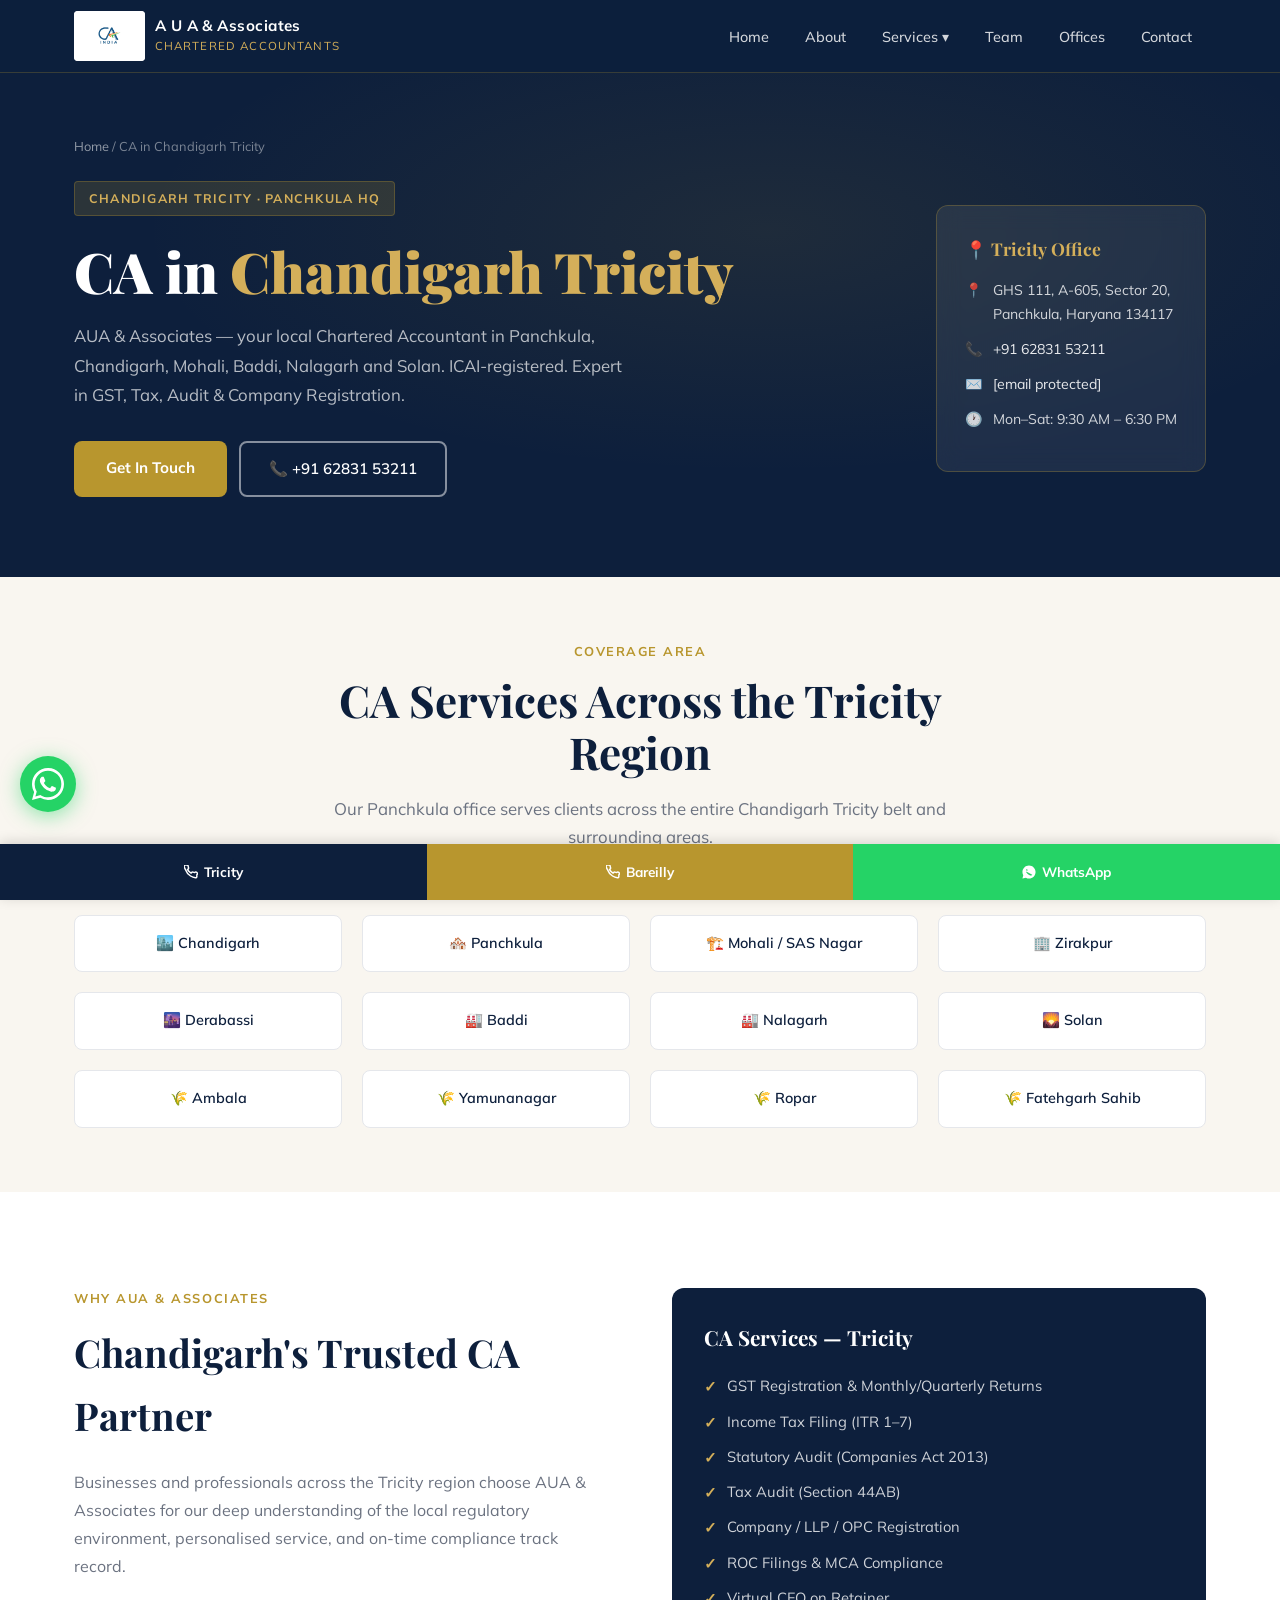
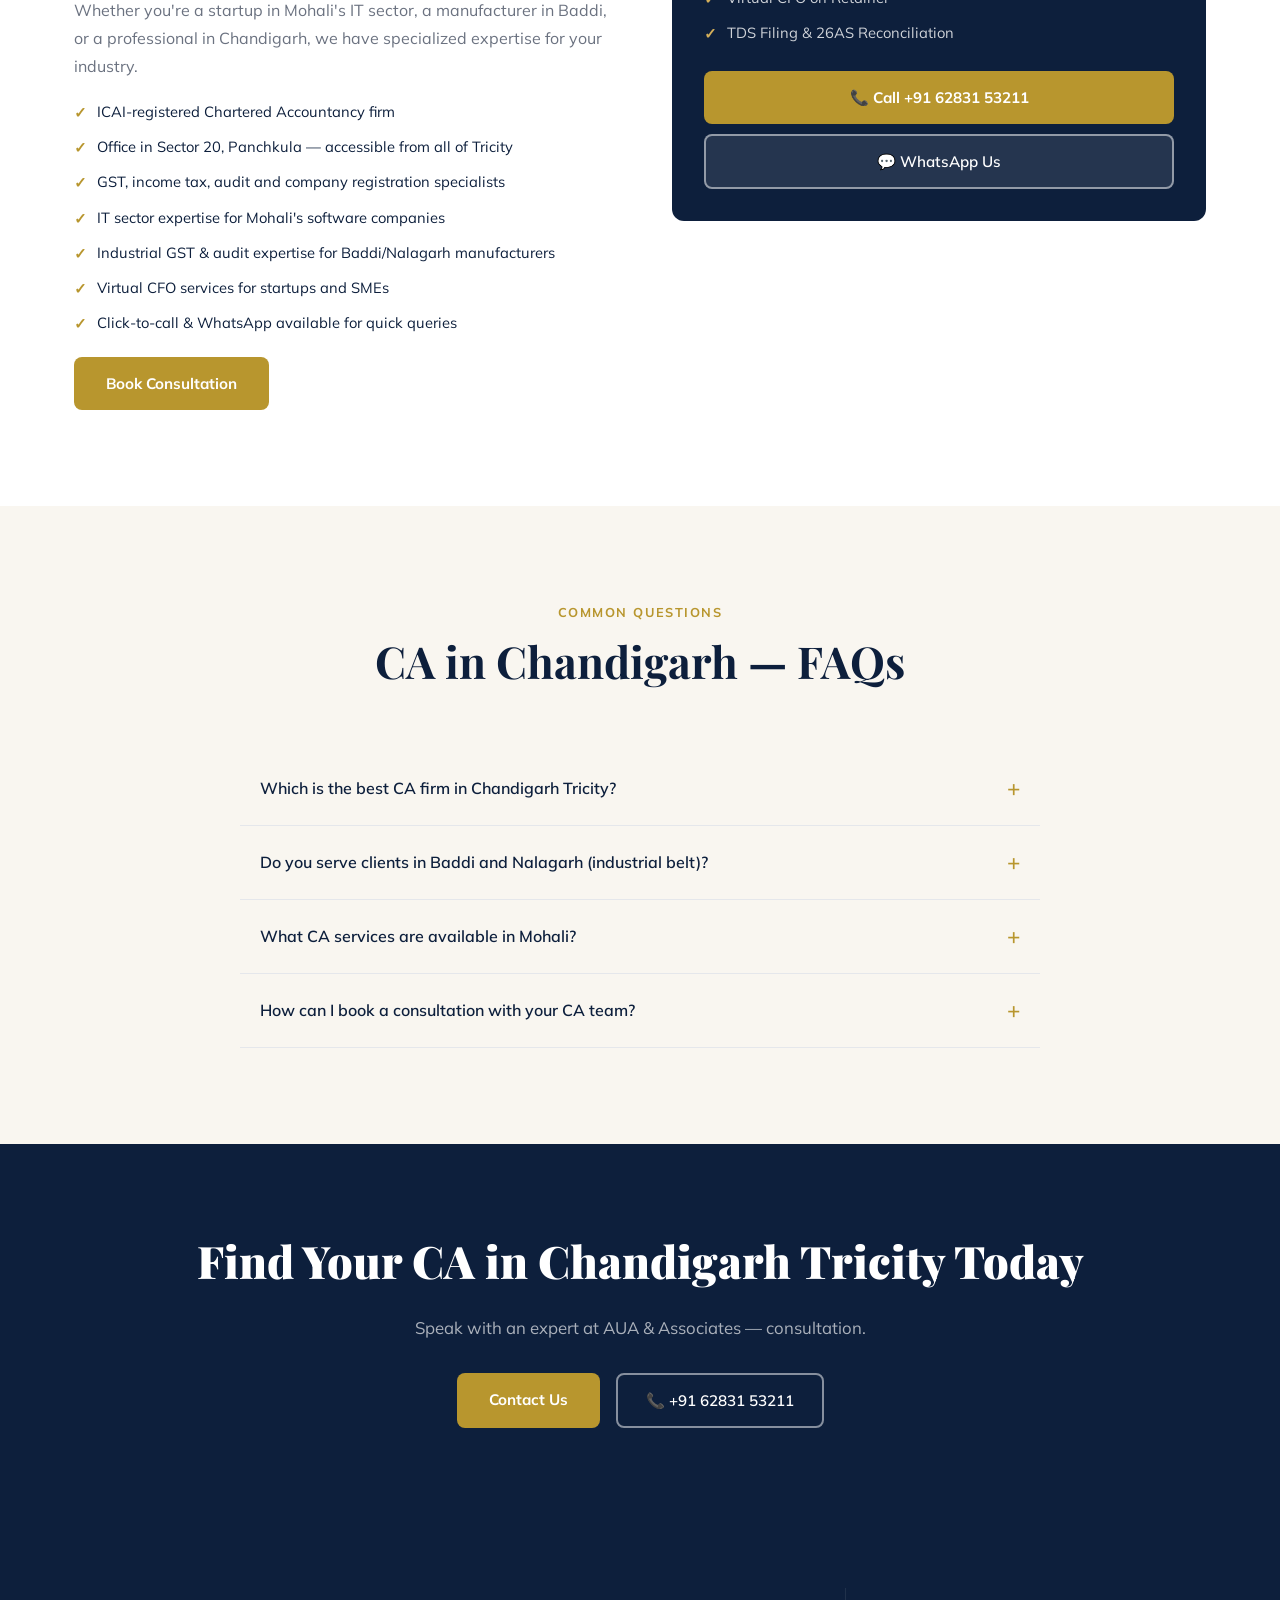
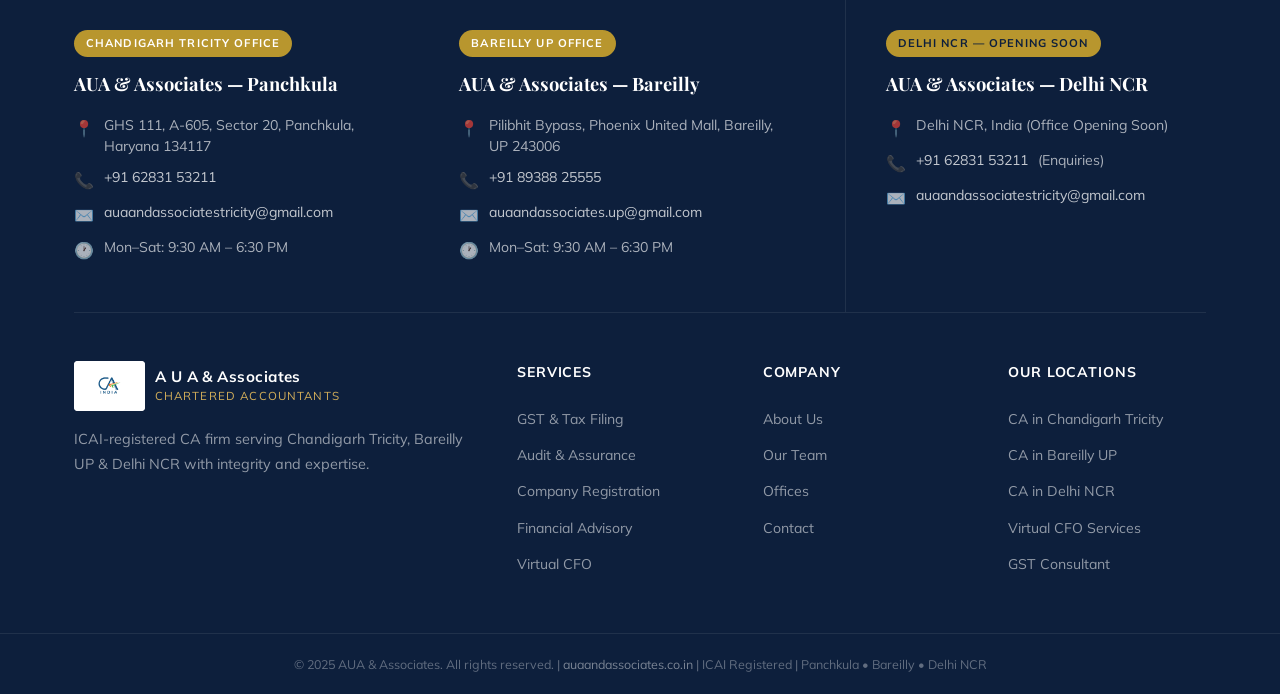
<file: ca-in-chandigarh-tricity.html>
<!DOCTYPE html>
<html lang="en">
<head>
<meta charset="UTF-8">
<!-- Google Analytics GA4 -->
<script async src="https://www.googletagmanager.com/gtag/js?id=G-XXXXXXXXXX"></script>
<script>
  window.dataLayer = window.dataLayer || [];
  function gtag(){dataLayer.push(arguments);}
  gtag('js', new Date());
  gtag('config', 'G-VRH5YL7XPW');
</script>
<link rel="icon" type="image/x-icon" href="favicon.ico?v=2">
<link rel="icon" type="image/png" sizes="32x32" href="favicon-32.png?v=2">
<link rel="icon" type="image/png" sizes="16x16" href="favicon-16.png?v=2">
<link rel="apple-touch-icon" sizes="180x180" href="favicon-512.png?v=2">
<meta name="viewport" content="width=device-width, initial-scale=1.0">
<title>CA in Chandigarh Tricity | Panchkula, Mohali, Baddi, Solan | AUA &amp; Associates</title>
<meta name="description" content="Looking for a CA in Chandigarh Tricity? AUA &amp; Associates offers expert GST, income tax, audit &amp; company registration services in Panchkula, Mohali, Chandigarh, Baddi, Nalagarh &amp; Solan. Call +91 62831 53211.">
<meta name="keywords" content="CA in Chandigarh, CA in Panchkula, CA in Mohali, CA in Baddi, CA in Nalagarh, CA in Solan, Chartered Accountant Chandigarh Tricity, GST filing Chandigarh, tax consultant Panchkula, audit firm Mohali, company registration Chandigarh, CA near me Tricity">
<meta name="robots" content="index, follow, max-snippet:-1, max-image-preview:large">
<link rel="canonical" href="https://auaandassociates.co.in/ca-in-chandigarh-tricity.html">
<meta property="og:type" content="article">
<meta property="og:url" content="https://auaandassociates.co.in/ca-in-chandigarh-tricity.html">
<meta property="og:title" content="CA in Chandigarh Tricity | Panchkula, Mohali, Baddi | AUA &amp; Associates">
<meta property="og:description" content="Expert CA services across Chandigarh Tricity — GST, tax, audit &amp; company registration. Serving Panchkula, Mohali, Baddi, Nalagarh &amp; Solan.">
<meta property="og:site_name" content="AUA &amp; Associates">
<meta property="og:locale" content="en_IN">
<meta name="twitter:card" content="summary_large_image">
<meta name="geo.region" content="IN-HR, IN-UP, IN-DL">
<meta name="geo.placename" content="Panchkula, Haryana, India">
<meta name="geo.position" content="30.6942;76.8606">
<meta name="ICBM" content="30.6942, 76.8606">

<!-- SCHEMA: LocalBusiness for Chandigarh Tricity -->
<script type="application/ld+json">
{
  "@context": "https://schema.org",
  "@graph": [
    {
      "@type": ["AccountingService","LocalBusiness"],
      "@id": "https://auaandassociates.co.in/#office-panchkula",
      "name": "AUA & Associates — CA in Chandigarh Tricity",
      "description": "ICAI-registered Chartered Accountancy firm in Panchkula (Sector 20) providing GST filing, income tax, statutory audit, company registration and Virtual CFO services across Chandigarh Tricity, including Mohali, Baddi, Nalagarh and Solan.",
      "url": "https://auaandassociates.co.in/ca-in-chandigarh-tricity.html",
      "telephone": "+916283153211",
      "email": "auaandassociatestricity@gmail.com",
      "priceRange": "₹₹",
      "address": {
        "@type": "PostalAddress",
        "streetAddress": "GHS 111, A-605, Sector 20",
        "addressLocality": "Panchkula",
        "addressRegion": "Haryana",
        "postalCode": "134117",
        "addressCountry": "IN"
      },
      "geo": {"@type": "GeoCoordinates", "latitude": 30.6942, "longitude": 76.8606},
      "openingHoursSpecification": [{"@type": "OpeningHoursSpecification","dayOfWeek": ["Monday","Tuesday","Wednesday","Thursday","Friday","Saturday"],"opens": "09:30","closes": "18:30"}],
      "areaServed": [
        {"@type": "City","name": "Chandigarh"},
        {"@type": "City","name": "Panchkula"},
        {"@type": "City","name": "Mohali"},
        {"@type": "City","name": "Zirakpur"},
        {"@type": "City","name": "Derabassi"},
        {"@type": "City","name": "Ambala"},
        {"@type": "City","name": "Baddi"},
        {"@type": "City","name": "Nalagarh"},
        {"@type": "City","name": "Solan"},
        {"@type": "City","name": "Ropar"},
        {"@type": "City","name": "Yamunanagar"}
      ],
      "hasOfferCatalog": {
        "@type": "OfferCatalog",
        "name": "CA Services Chandigarh Tricity",
        "itemListElement": [
          {"@type": "Offer","itemOffered": {"@type": "Service","name": "GST Registration & Returns Filing"}},
          {"@type": "Offer","itemOffered": {"@type": "Service","name": "Income Tax Filing (ITR)"}},
          {"@type": "Offer","itemOffered": {"@type": "Service","name": "Statutory & Tax Audit"}},
          {"@type": "Offer","itemOffered": {"@type": "Service","name": "Company & LLP Registration"}},
          {"@type": "Offer","itemOffered": {"@type": "Service","name": "Virtual CFO Services"}}
        ]
      }
    },
    {
      "@type": "FAQPage",
      "mainEntity": [
        {"@type": "Question","name": "Which is the best CA firm in Chandigarh Tricity?","acceptedAnswer": {"@type": "Answer","text": "AUA & Associates, headquartered at Sector 20 Panchkula, is a trusted ICAI-registered CA firm serving Chandigarh, Mohali, Panchkula, Zirakpur, and Ambala with specializations in GST, income tax, audit and company registration."}},
        {"@type": "Question","name": "Does AUA & Associates serve clients in Baddi and Nalagarh?","acceptedAnswer": {"@type": "Answer","text": "Yes. AUA & Associates serves industrial clients in Baddi, Nalagarh and Solan (Himachal Pradesh) for GST compliance, factory audits, and company registration requirements."}},
        {"@type": "Question","name": "What CA services are available in Mohali?","acceptedAnswer": {"@type": "Answer","text": "AUA & Associates provides full CA services in Mohali including GST filing, income tax returns, statutory audit, company incorporation and Virtual CFO services for IT companies and startups."}}
      ]
    },
    {
      "@type": "BreadcrumbList",
      "itemListElement": [
        {"@type": "ListItem","position": 1,"name": "Home","item": "https://auaandassociates.co.in/"},
        {"@type": "ListItem","position": 2,"name": "CA in Chandigarh Tricity","item": "https://auaandassociates.co.in/ca-in-chandigarh-tricity.html"}
      ]
    }
  ]
}
</script>

<link rel="stylesheet" href="style.css">
<link rel="preconnect" href="https://fonts.googleapis.com">
<link href="https://fonts.googleapis.com/css2?family=Playfair+Display:wght@400;600;700;900&family=Mulish:wght@300;400;500;600;700&display=swap" rel="stylesheet">
</head>
<body>
<a class="skip-link" href="#main-content">Skip to main content</a>

<nav class="nav-primary" id="navbar">
  <div class="nav-inner">
    <a href="index.html" class="logo">
      <img src="ca-india-logo.jpg" alt="CA India Logo" class="ca-logo-img">
      <div class="logo-text"><span class="logo-main">A U A &amp; Associates</span><span class="logo-sub">Chartered Accountants</span></div>
    </a>
    <button class="nav-hamburger hamburger" id="hamburger" aria-label="Toggle menu" aria-expanded="false">
      <span></span><span></span><span></span>
    </button>
    <ul class="nav-links nav-menu" id="navLinks">
      <li><a href="index.html" class="active">Home</a></li>
      <li><a href="about.html">About</a></li>
      <li class="dropdown"><a href="services.html">Services ▾</a><ul class="dropdown-menu"><li><a href="gst-tax.html">GST &amp; Tax Filing</a></li><li><a href="audit.html">Audit &amp; Assurance</a></li><li><a href="company-registration.html">Company Registration</a></li><li><a href="financial-advisory.html">Financial Advisory</a></li><li><a href="virtual-cfo.html">Virtual CFO</a></li></ul></li>
      <li><a href="team.html">Team</a></li>
      <li><a href="offices.html">Offices</a></li>
      <li><a href="contact.html">Contact</a></li>
    </ul>
  </div>
</nav>

<section class="geo-hero" id="main-content">
  <div class="container">
    <div class="breadcrumb" style="color:rgba(255,255,255,.45);margin-bottom:24px"><a href="index.html" style="color:rgba(255,255,255,.55)">Home</a> / CA in Chandigarh Tricity</div>
    <div class="geo-hero-inner">
      <div>
        <div class="hero-tag">Chandigarh Tricity · Panchkula HQ</div>
        <h1>CA in <em>Chandigarh Tricity</em></h1>
        <p>AUA &amp; Associates — your local Chartered Accountant in Panchkula, Chandigarh, Mohali, Baddi, Nalagarh and Solan. ICAI-registered. Expert in GST, Tax, Audit &amp; Company Registration.</p>
        <div style="display:flex;gap:12px;flex-wrap:wrap">
          <a href="contact.html" class="btn-primary">Get In Touch</a>
          <a href="tel:+916283153211" class="btn-outline-white">📞 +91 62831 53211</a>
        </div>
      </div>
      <div class="geo-contact-box">
        <h3>📍 Tricity Office</h3>
        <div class="geo-contact-item">📍 <span>GHS 111, A-605, Sector 20,<br>Panchkula, Haryana 134117</span></div>
        <div class="geo-contact-item">📞 <a href="tel:+916283153211">+91 62831 53211</a></div>
        <div class="geo-contact-item">✉️ <a href="/cdn-cgi/l/email-protection#6706120606090306141408040e0613021413150e040e131e27000a060e0b4904080a"><span class="__cf_email__" data-cfemail="bddcc8dcdcd3d9dcceced2ded4dcc9d8cec9cfd4ded4c9c4fddad0dcd4d193ded2d0">[email&#160;protected]</span></a></div>
        <div class="geo-contact-item">🕐 <span>Mon–Sat: 9:30 AM – 6:30 PM</span></div>
      </div>
    </div>
  </div>
</section>

<section class="cities-coverage">
  <div class="container">
    <div class="section-header">
      <div class="section-tag">Coverage Area</div>
      <h2>CA Services Across the Tricity Region</h2>
      <p>Our Panchkula office serves clients across the entire Chandigarh Tricity belt and surrounding areas.</p>
    </div>
    <div class="cities-grid">
      <div class="city-chip">🏙️ Chandigarh</div>
      <div class="city-chip">🏘️ Panchkula</div>
      <div class="city-chip">🏗️ Mohali / SAS Nagar</div>
      <div class="city-chip">🏢 Zirakpur</div>
      <div class="city-chip">🌆 Derabassi</div>
      <div class="city-chip">🏭 Baddi</div>
      <div class="city-chip">🏭 Nalagarh</div>
      <div class="city-chip">🌄 Solan</div>
      <div class="city-chip">🌾 Ambala</div>
      <div class="city-chip">🌾 Yamunanagar</div>
      <div class="city-chip">🌾 Ropar</div>
      <div class="city-chip">🌾 Fatehgarh Sahib</div>
    </div>
  </div>
</section>

<section class="content-section">
  <div class="container content-grid">
    <div class="content-text">
      <div class="section-tag">Why AUA &amp; Associates</div>
      <h2>Chandigarh's Trusted CA Partner</h2>
      <p>Businesses and professionals across the Tricity region choose AUA &amp; Associates for our deep understanding of the local regulatory environment, personalised service, and on-time compliance track record.</p>
      <p>Whether you're a startup in Mohali's IT sector, a manufacturer in Baddi, or a professional in Chandigarh, we have specialized expertise for your industry.</p>
      <ul class="feature-list">
        <li>ICAI-registered Chartered Accountancy firm</li>
        <li>Office in Sector 20, Panchkula — accessible from all of Tricity</li>
        <li>GST, income tax, audit and company registration specialists</li>
        <li>IT sector expertise for Mohali's software companies</li>
        <li>Industrial GST &amp; audit expertise for Baddi/Nalagarh manufacturers</li>
        <li>Virtual CFO services for startups and SMEs</li>
        <li>Click-to-call &amp; WhatsApp available for quick queries</li>
      </ul>
      <a href="contact.html" class="btn-primary">Book Consultation</a>
    </div>
    <div>
      <div class="info-card">
        <h3>CA Services — Tricity</h3>
        <ul class="feature-list">
          <li>GST Registration &amp; Monthly/Quarterly Returns</li>
          <li>Income Tax Filing (ITR 1–7)</li>
          <li>Statutory Audit (Companies Act 2013)</li>
          <li>Tax Audit (Section 44AB)</li>
          <li>Company / LLP / OPC Registration</li>
          <li>ROC Filings &amp; MCA Compliance</li>
          <li>Virtual CFO on Retainer</li>
          <li>TDS Filing &amp; 26AS Reconciliation</li>
        </ul>
        <div style="margin-top:24px">
          <a href="tel:+916283153211" class="btn-primary" style="display:block;text-align:center;margin-bottom:10px">📞 Call +91 62831 53211</a>
          <a href="https://wa.me/916283153211?text=Hello%20AUA%2C%20I%20need%20CA%20services%20in%20Chandigarh%20Tricity." target="_blank" class="btn-outline-white" style="display:block;text-align:center;background:rgba(255,255,255,.1)">💬 WhatsApp Us</a>
        </div>
      </div>
    </div>
  </div>
</section>

<!-- FAQ -->
<section class="section" style="background:var(--cream)">
  <div class="container">
    <div class="section-header">
      <div class="section-tag">Common Questions</div>
      <h2>CA in Chandigarh — FAQs</h2>
    </div>
    <div class="faq-list">
      <div class="faq-item">
        <button class="faq-q" aria-expanded="false">Which is the best CA firm in Chandigarh Tricity?</button>
        <div class="faq-a"><p>AUA &amp; Associates, headquartered at Sector 20 Panchkula, is a trusted ICAI-registered CA firm serving Chandigarh, Mohali, Panchkula, Zirakpur, Ambala and beyond. We offer a full range of services including GST, income tax, audit and company registration.</p></div>
      </div>
      <div class="faq-item">
        <button class="faq-q" aria-expanded="false">Do you serve clients in Baddi and Nalagarh (industrial belt)?</button>
        <div class="faq-a"><p>Yes. We have significant experience with manufacturing clients in Baddi, Nalagarh and the Himachal Pradesh industrial belt — covering factory GST compliance, tax audits, excise legacy matters, and company ROC filings.</p></div>
      </div>
      <div class="faq-item">
        <button class="faq-q" aria-expanded="false">What CA services are available in Mohali?</button>
        <div class="faq-a"><p>We serve IT companies, startups and real estate businesses in Mohali with GST filing, income tax returns, TDS compliance, statutory audit, company incorporation, ESOP advisory and Virtual CFO services.</p></div>
      </div>
      <div class="faq-item">
        <button class="faq-q" aria-expanded="false">How can I book a consultation with your CA team?</button>
        <div class="faq-a"><p>You can call us at +91 62831 53211, WhatsApp us, or fill the contact form on our website. We offer a initial consultation for new clients. Our Sector 20, Panchkula office is open Mon–Sat, 9:30 AM to 6:30 PM.</p></div>
      </div>
    </div>
  </div>
</section>

<section class="cta-banner">
  <div class="container">
    <h2>Find Your CA in Chandigarh Tricity Today</h2>
    <p>Speak with an expert at AUA &amp; Associates — consultation.</p>
    <div class="cta-actions">
      <a href="contact.html" class="btn-primary">Contact Us</a>
      <a href="tel:+916283153211" class="btn-outline-white">📞 +91 62831 53211</a>
    </div>
  </div>
</section>

<footer class="footer">
  <div class="container">
    <div class="footer-offices">
      <div class="footer-office">
        <div class="fo-badge">Chandigarh Tricity Office</div>
        <h4>AUA &amp; Associates &mdash; Panchkula</h4>
        <div class="fo-detail"><span class="fo-icon">&#128205;</span><span>GHS 111, A-605, Sector 20, Panchkula, Haryana 134117</span></div>
        <div class="fo-detail"><span class="fo-icon">&#128222;</span><a href="tel:+916283153211">+91 62831 53211</a></div>
        <div class="fo-detail"><span class="fo-icon">&#9993;&#65039;</span><a href="mailto:auaandassociatestricity@gmail.com">auaandassociatestricity@gmail.com</a></div>
        <div class="fo-detail"><span class="fo-icon">&#128336;</span><span>Mon&ndash;Sat: 9:30 AM &ndash; 6:30 PM</span></div>
      </div>
      <div class="footer-office">
        <div class="fo-badge">Bareilly UP Office</div>
        <h4>AUA &amp; Associates &mdash; Bareilly</h4>
        <div class="fo-detail"><span class="fo-icon">&#128205;</span><span>Pilibhit Bypass, Phoenix United Mall, Bareilly, UP 243006</span></div>
        <div class="fo-detail"><span class="fo-icon">&#128222;</span><a href="tel:+918938825555">+91 89388 25555</a></div>
        <div class="fo-detail"><span class="fo-icon">&#9993;&#65039;</span><a href="mailto:auaandassociates.up@gmail.com">auaandassociates.up@gmail.com</a></div>
        <div class="fo-detail"><span class="fo-icon">&#128336;</span><span>Mon&ndash;Sat: 9:30 AM &ndash; 6:30 PM</span></div>
      </div>
      <div class="footer-office">
        <div class="fo-badge fo-badge--soon">Delhi NCR — Opening Soon</div>
        <h4>AUA &amp; Associates &mdash; Delhi NCR</h4>
        <div class="fo-detail"><span class="fo-icon">&#128205;</span><span>Delhi NCR, India (Office Opening Soon)</span></div>
        <div class="fo-detail"><span class="fo-icon">&#128222;</span><a href="tel:+916283153211">+91 62831 53211</a> (Enquiries)</div>
        <div class="fo-detail"><span class="fo-icon">&#9993;&#65039;</span><a href="mailto:auaandassociatestricity@gmail.com">auaandassociatestricity@gmail.com</a></div>
      </div>
    </div>
    <div class="footer-grid">
      <div class="footer-brand">
        <div class="logo">
          <img src="ca-india-logo.jpg" alt="CA India" class="ca-logo-img">
          <div class="logo-text"><span class="logo-main">A U A &amp; Associates</span><span class="logo-sub">Chartered Accountants</span></div>
        </div>
        <p>ICAI-registered CA firm serving Chandigarh Tricity, Bareilly UP &amp; Delhi NCR with integrity and expertise.</p>
      </div>
      <div class="footer-links"><h4>Services</h4><ul>
        <li><a href="gst-tax.html">GST &amp; Tax Filing</a></li>
        <li><a href="audit.html">Audit &amp; Assurance</a></li>
        <li><a href="company-registration.html">Company Registration</a></li>
        <li><a href="financial-advisory.html">Financial Advisory</a></li>
        <li><a href="virtual-cfo.html">Virtual CFO</a></li>
      </ul></div>
      <div class="footer-links"><h4>Company</h4><ul>
        <li><a href="about.html">About Us</a></li>
        <li><a href="team.html">Our Team</a></li>
        <li><a href="offices.html">Offices</a></li>
        <li><a href="contact.html">Contact</a></li>
      </ul></div>
      <div class="footer-links"><h4>Our Locations</h4><ul>
        <li><a href="ca-in-chandigarh-tricity.html">CA in Chandigarh Tricity</a></li>
        <li><a href="ca-in-bareilly-up.html">CA in Bareilly UP</a></li>
        <li><a href="ca-in-delhi-ncr.html">CA in Delhi NCR</a></li>
        <li><a href="virtual-cfo.html">Virtual CFO Services</a></li>
        <li><a href="gst-tax.html">GST Consultant</a></li>
      </ul></div>
    </div>
  </div>
  <div class="footer-bottom">
    <p>&copy; 2025 AUA &amp; Associates. All rights reserved. | <a href="https://auaandassociates.co.in">auaandassociates.co.in</a> | ICAI Registered | Panchkula &bull; Bareilly &bull; Delhi NCR</p>
  </div>
  <a id="whatsapp-float" href="https://wa.me/916283153211?text=Hello%20AUA%20%26%20Associates%2C%20I%20need%20CA%20services." target="_blank" rel="noopener" aria-label="Chat on WhatsApp">
    <svg xmlns="http://www.w3.org/2000/svg" viewBox="0 0 24 24" fill="white" width="30" height="30"><path d="M20.52 3.48A11.93 11.93 0 0 0 12 0C5.37 0 0 5.37 0 12c0 2.11.55 4.17 1.6 5.98L0 24l6.18-1.62A11.94 11.94 0 0 0 12 24c6.63 0 12-5.37 12-12 0-3.21-1.25-6.23-3.48-8.52zM12 22c-1.85 0-3.66-.5-5.24-1.44l-.37-.22-3.87 1.02 1.04-3.78-.24-.39A9.94 9.94 0 0 1 2 12C2 6.48 6.48 2 12 2c2.67 0 5.18 1.04 7.07 2.93A9.94 9.94 0 0 1 22 12c0 5.52-4.48 10-10 10zm5.44-7.4c-.3-.15-1.77-.87-2.04-.97-.28-.1-.48-.15-.68.15s-.78.97-.96 1.17c-.18.2-.35.22-.65.07a8.16 8.16 0 0 1-2.4-1.48 9.04 9.04 0 0 1-1.66-2.06c-.17-.3-.02-.46.13-.6.13-.13.3-.35.45-.52.15-.17.2-.3.3-.5.1-.2.05-.37-.02-.52-.08-.15-.68-1.63-.93-2.23-.24-.58-.49-.5-.68-.51l-.58-.01c-.2 0-.52.07-.79.37s-1.03 1.01-1.03 2.46 1.06 2.86 1.2 3.06c.15.2 2.08 3.18 5.04 4.46.7.3 1.25.49 1.68.62.7.22 1.34.19 1.85.12.56-.09 1.77-.72 2.02-1.42.25-.7.25-1.3.17-1.42-.07-.13-.27-.2-.57-.35z"/></svg>
  </a>
  <button id="back-to-top" aria-label="Back to top">&#8679;</button>
  <div id="mobile-call-bar">
    <a href="tel:+916283153211" class="mcb-btn mcb-call"><svg width="14" height="14" viewBox="0 0 24 24" fill="none" stroke="currentColor" stroke-width="2.5" stroke-linecap="round" stroke-linejoin="round"><path d="M22 16.92v3a2 2 0 01-2.18 2 19.79 19.79 0 01-8.63-3.07A19.5 19.5 0 013.07 8.81 19.79 19.79 0 01.12 2.18 2 2 0 012.1 0h3a2 2 0 012 1.72c.127.96.361 1.903.7 2.81a2 2 0 01-.45 2.11L6.09 7.91a16 16 0 006 6l1.27-1.27a2 2 0 012.11-.45c.907.339 1.85.573 2.81.7A2 2 0 0122 16.92z"/></svg>Tricity</a>
    <a href="tel:+918938825555" class="mcb-btn mcb-enquire"><svg width="14" height="14" viewBox="0 0 24 24" fill="none" stroke="currentColor" stroke-width="2.5" stroke-linecap="round" stroke-linejoin="round"><path d="M22 16.92v3a2 2 0 01-2.18 2 19.79 19.79 0 01-8.63-3.07A19.5 19.5 0 013.07 8.81 19.79 19.79 0 01.12 2.18 2 2 0 012.1 0h3a2 2 0 012 1.72c.127.96.361 1.903.7 2.81a2 2 0 01-.45 2.11L6.09 7.91a16 16 0 006 6l1.27-1.27a2 2 0 012.11-.45c.907.339 1.85.573 2.81.7A2 2 0 0122 16.92z"/></svg>Bareilly</a>
    <a href="https://wa.me/916283153211?text=Hello%20AUA%20%26%20Associates%2C%20I%20need%20CA%20services." target="_blank" rel="noopener" class="mcb-btn mcb-wa"><svg width="14" height="14" viewBox="0 0 32 32" fill="currentColor"><path d="M16 1C7.716 1 1 7.716 1 16c0 2.628.687 5.095 1.886 7.232L1 31l8.013-2.1A14.94 14.94 0 0016 31c8.284 0 15-6.716 15-15S24.284 1 16 1zm7.5 21.07c-.31.872-1.54 1.596-2.52 1.806-.672.142-1.55.255-4.506-1.012-3.784-1.61-6.226-5.45-6.415-5.702-.182-.25-1.53-2.035-1.53-3.882 0-1.847.966-2.753 1.308-3.13.31-.34.677-.425.903-.425l.65.012c.208.01.488-.079.764.583.285.68.97 2.35.055 2.67l-.32.125c-.3-.128-.768-.307-1.41-.586-.64-.278-1.067-.462-1.208-.527-.14-.065-.27-.073-.38.073-.11.146-.448.54-.55.652-.1.112-.202.126-.376.042a4.74 4.74 0 01-1.404-.866 5.27 5.27 0 01-.97-1.205c-.1-.175-.01-.27.076-.35.076-.073.175-.204.263-.305.088-.1.117-.175.175-.292.058-.117.029-.219-.014-.305-.044-.087-.397-.954-.543-1.305-.14-.338-.285-.292-.397-.298l-.34-.006c-.117 0-.308.044-.462.219s-.602.59-.602 1.438.616 1.67.703 1.787c.087.117 1.215 1.856 2.943 2.604z"/></svg>WhatsApp</a>
  </div>
</footer>
<script src="main.js" defer></script>
</body>
</html>
</file>
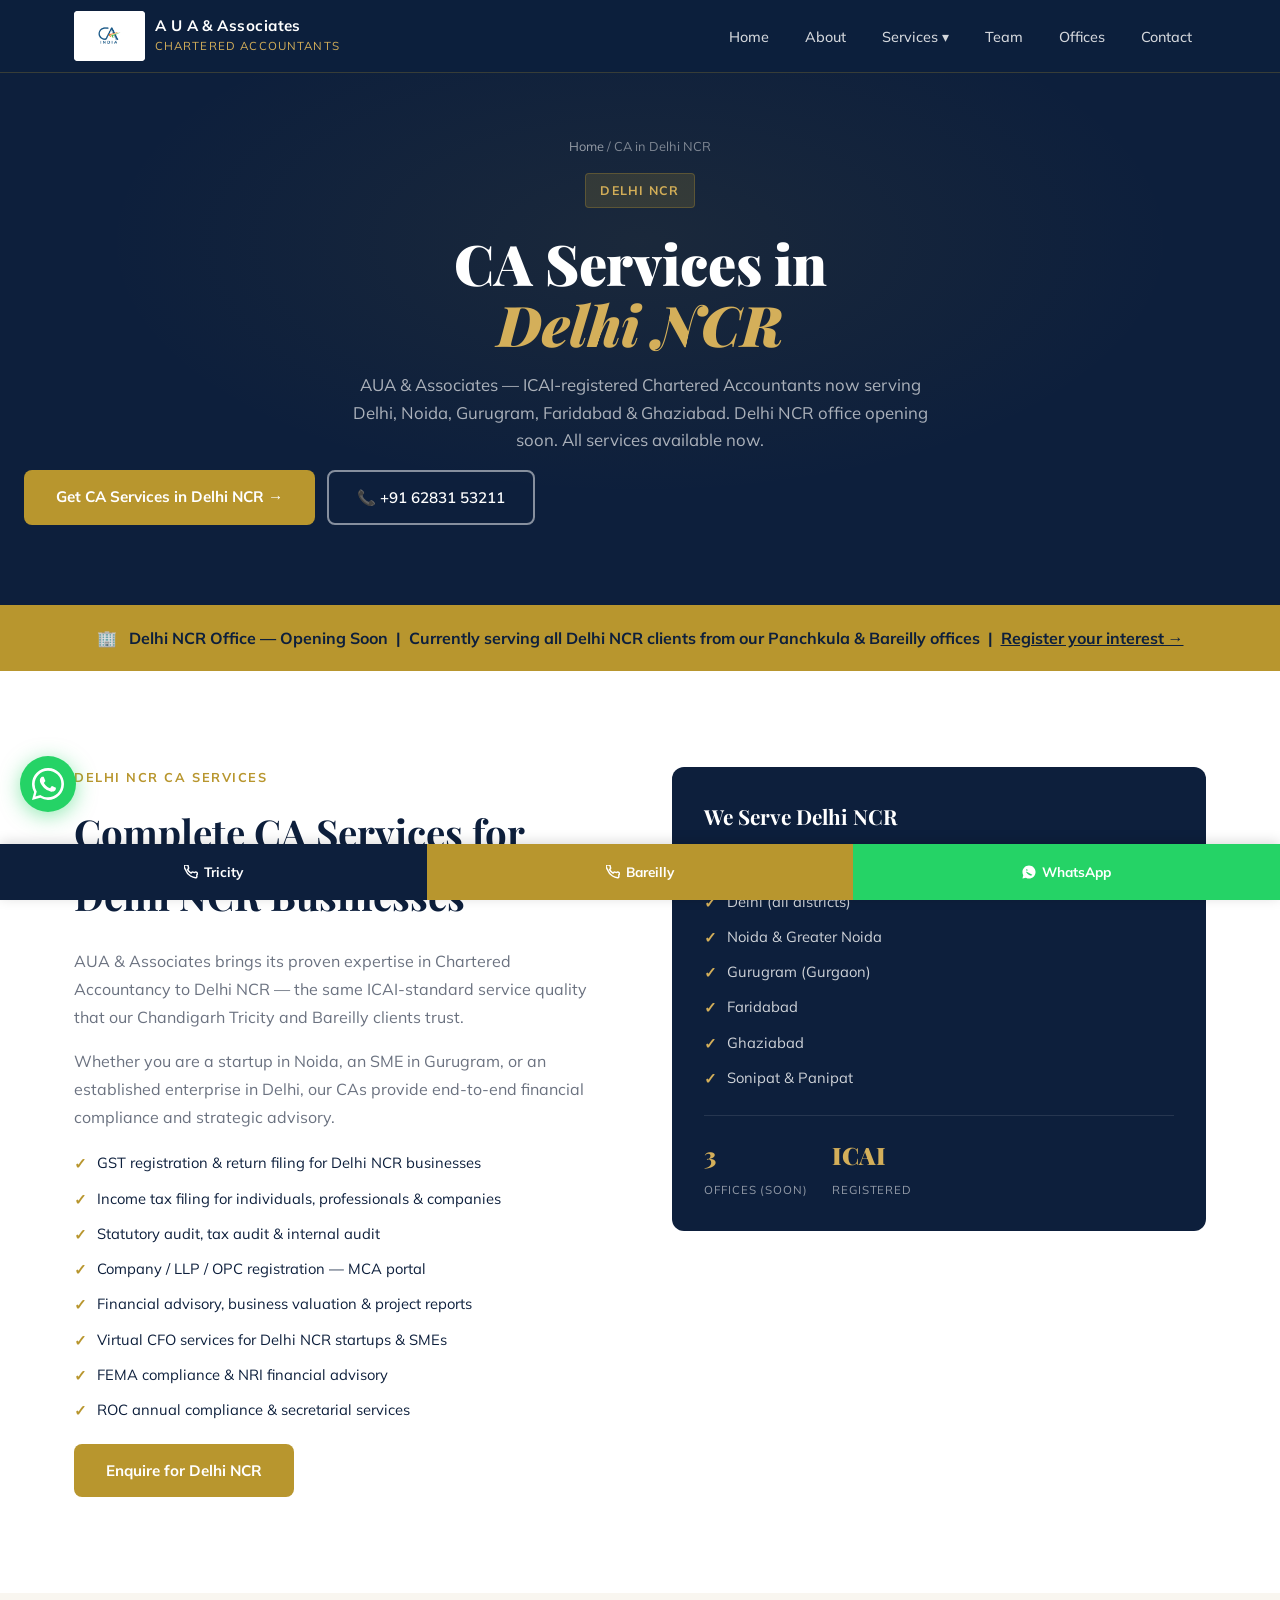
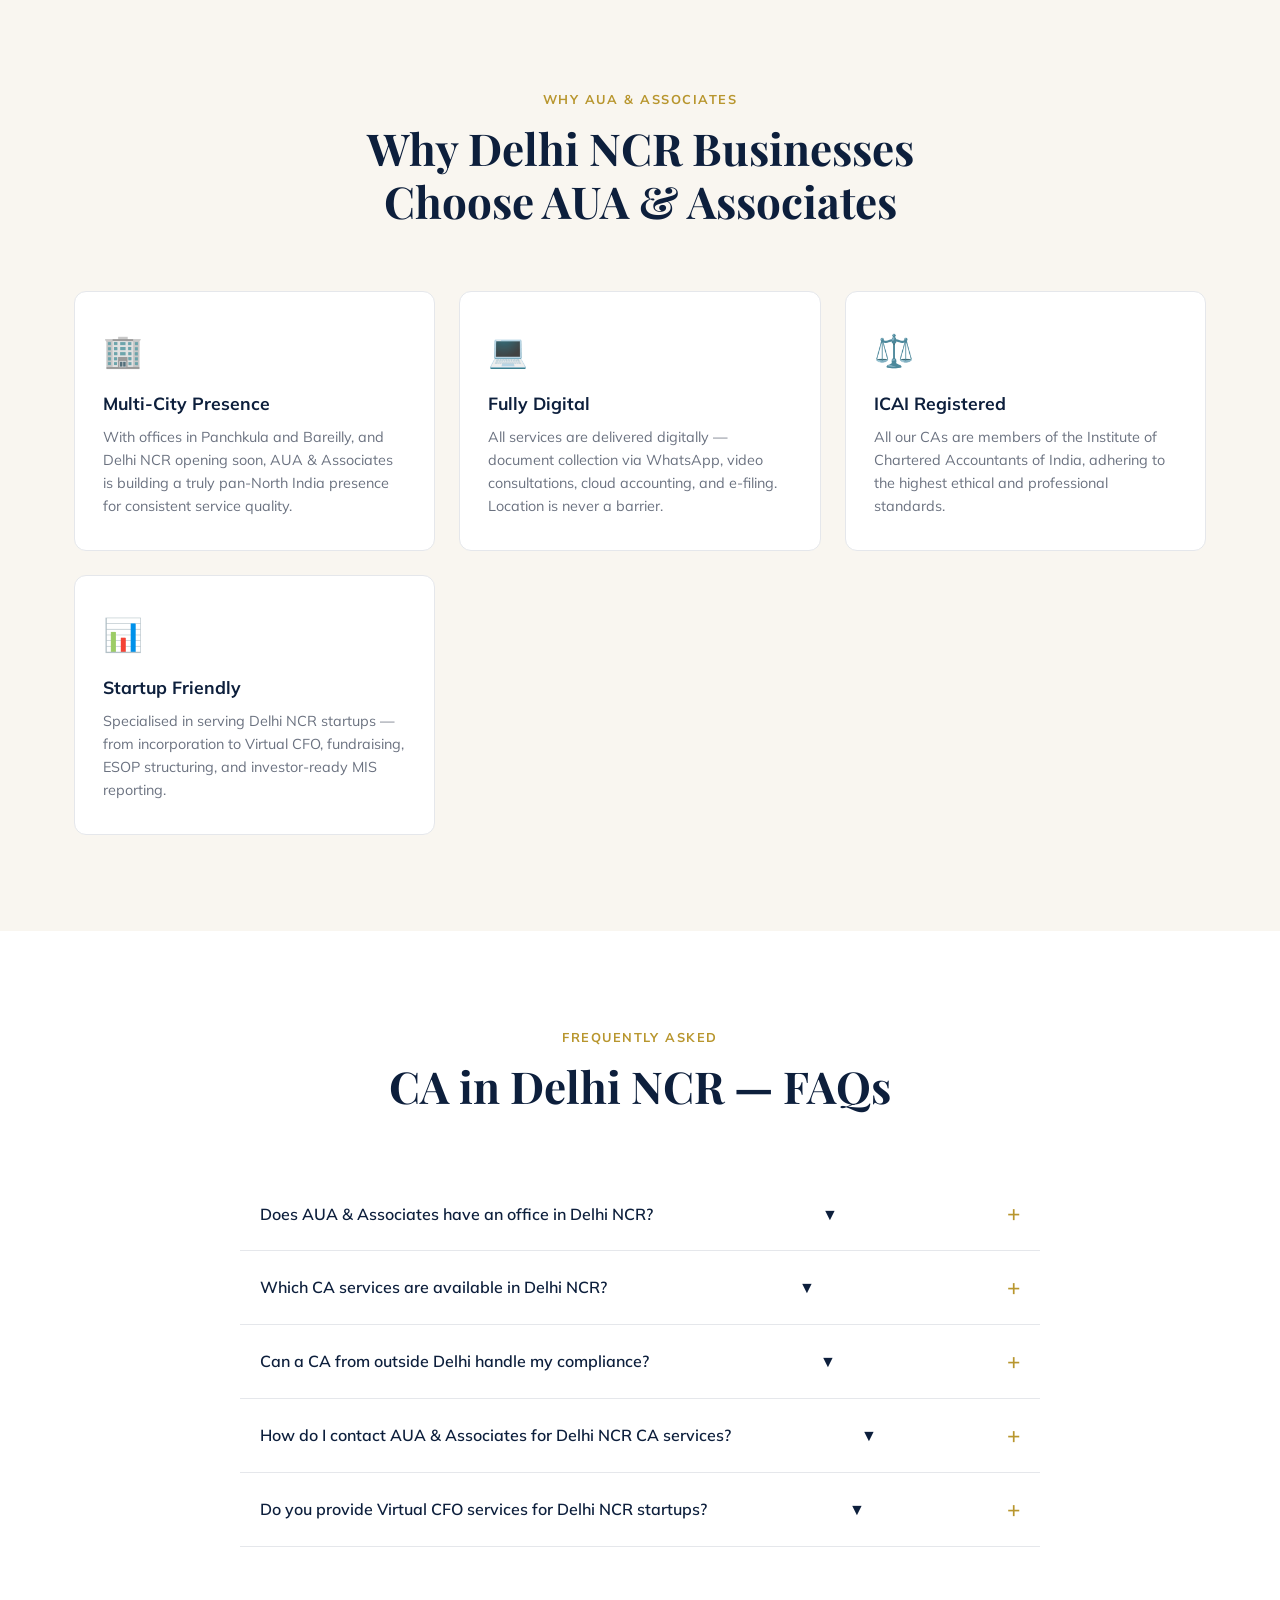
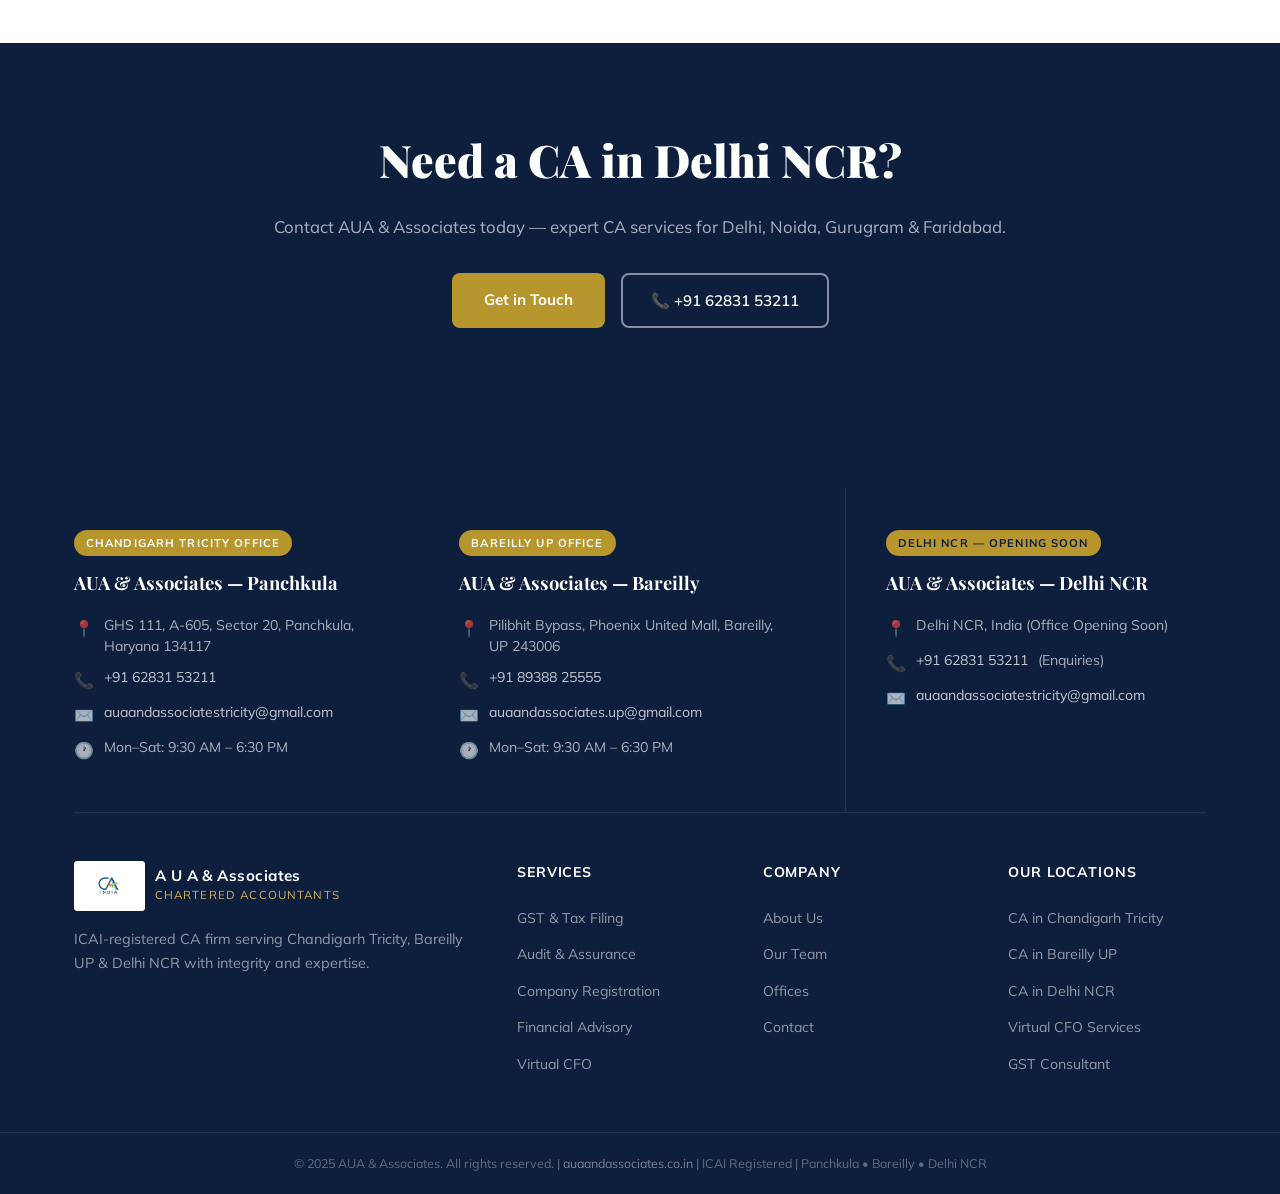
<file: ca-in-delhi-ncr.html>
<!DOCTYPE html>
<html lang="en">
<head>
<meta charset="UTF-8">
<!-- Google Analytics GA4 -->
<script async src="https://www.googletagmanager.com/gtag/js?id=G-XXXXXXXXXX"></script>
<script>
  window.dataLayer = window.dataLayer || [];
  function gtag(){dataLayer.push(arguments);}
  gtag('js', new Date());
  gtag('config', 'G-VRH5YL7XPW');
</script>
<link rel="icon" type="image/x-icon" href="favicon.ico?v=2">
<link rel="icon" type="image/png" sizes="32x32" href="favicon-32.png?v=2">
<link rel="icon" type="image/png" sizes="16x16" href="favicon-16.png?v=2">
<link rel="apple-touch-icon" sizes="180x180" href="favicon-512.png?v=2">
<meta name="viewport" content="width=device-width, initial-scale=1.0">

<!-- PRIMARY SEO -->
<title>CA in Delhi NCR | Chartered Accountant Delhi Noida Gurugram | AUA & Associates</title>
<meta name="description" content="Looking for a CA in Delhi NCR? AUA & Associates — ICAI-registered Chartered Accountants serving Delhi, Noida, Gurugram & Faridabad. GST, income tax, audit, company registration & Virtual CFO. Office opening soon in Delhi NCR.">
<meta name="keywords" content="CA in Delhi NCR, Chartered Accountant Delhi, CA in Noida, CA in Gurugram, CA in Faridabad, CA in Ghaziabad, GST consultant Delhi NCR, income tax CA Delhi, audit firm Delhi, company registration Delhi NCR, Virtual CFO Delhi">
<meta name="robots" content="index, follow, max-snippet:-1, max-image-preview:large">
<link rel="canonical" href="https://auaandassociates.co.in/ca-in-delhi-ncr.html">
<meta name="geo.region" content="IN-DL, IN-HR, IN-UP">
<meta name="geo.placename" content="Delhi NCR, India">

<!-- OPEN GRAPH -->
<meta property="og:type" content="article">
<meta property="og:url" content="https://auaandassociates.co.in/ca-in-delhi-ncr.html">
<meta property="og:title" content="CA in Delhi NCR | AUA & Associates Chartered Accountants">
<meta property="og:description" content="ICAI-registered CA firm serving Delhi NCR — GST, tax filing, audit, company registration & Virtual CFO. Delhi NCR office opening soon. Call +91 62831 53211.">
<meta property="og:site_name" content="AUA & Associates">
<meta property="og:locale" content="en_IN">
<meta name="twitter:card" content="summary_large_image">

<!-- SCHEMA -->
<script type="application/ld+json">
{
  "@context": "https://schema.org",
  "@graph": [
    {
      "@type": "AccountingService",
      "@id": "https://auaandassociates.co.in/#organization",
      "name": "AUA & Associates",
      "url": "https://auaandassociates.co.in",
      "logo": "https://auaandassociates.co.in/ca-india-logo.jpg",
      "description": "ICAI-registered Chartered Accountancy firm providing GST, income tax, audit, company registration, financial advisory and Virtual CFO services in Delhi NCR, Chandigarh Tricity and Bareilly UP.",
      "telephone": "+916283153211",
      "email": "auaandassociatestricity@gmail.com",
      "areaServed": ["Delhi","Noida","Gurugram","Faridabad","Ghaziabad","Chandigarh","Panchkula","Mohali","Bareilly","Pilibhit"],
      "address": {
        "@type": "PostalAddress",
        "streetAddress": "GHS 111, A-605, Sector 20",
        "addressLocality": "Panchkula",
        "addressRegion": "Haryana",
        "postalCode": "134117",
        "addressCountry": "IN"
      }
    },
    {
      "@type": "FAQPage",
      "mainEntity": [
        {
          "@type": "Question",
          "name": "Does AUA & Associates have an office in Delhi NCR?",
          "acceptedAnswer": {"@type": "Answer", "text": "AUA & Associates is opening a Delhi NCR office soon. We currently serve Delhi NCR clients remotely from our Panchkula (Chandigarh Tricity) and Bareilly (UP) offices. All services including GST, income tax, audit, company registration and Virtual CFO are available for Delhi NCR businesses."}
        },
        {
          "@type": "Question",
          "name": "Which CA services are available in Delhi NCR through AUA & Associates?",
          "acceptedAnswer": {"@type": "Answer", "text": "We provide GST registration and return filing, income tax filing (ITR), statutory audit, tax audit, company/LLP registration, financial advisory, Virtual CFO services, and MCA compliance for clients in Delhi, Noida, Gurugram, Faridabad and Ghaziabad."}
        },
        {
          "@type": "Question",
          "name": "Can a CA from outside Delhi handle my company's compliance?",
          "acceptedAnswer": {"@type": "Answer", "text": "Yes. Under MCA and Income Tax rules, a CA registered anywhere in India can handle compliance for companies across the country. All GST and income tax filings are done online through government portals, so physical proximity is not required. AUA & Associates serves clients pan-India."}
        },
        {
          "@type": "Question",
          "name": "How do I contact AUA & Associates for Delhi NCR CA services?",
          "acceptedAnswer": {"@type": "Answer", "text": "Call +91 62831 53211 or WhatsApp us for Delhi NCR CA service enquiries. You can also fill the contact form on our website. Our team responds within 2 business hours during working days."}
        }
      ]
    },
    {
      "@type": "BreadcrumbList",
      "itemListElement": [
        {"@type": "ListItem", "position": 1, "name": "Home", "item": "https://auaandassociates.co.in/"},
        {"@type": "ListItem", "position": 2, "name": "CA in Delhi NCR", "item": "https://auaandassociates.co.in/ca-in-delhi-ncr.html"}
      ]
    }
  ]
}
</script>

<link rel="stylesheet" href="style.css">
<link href="https://fonts.googleapis.com/css2?family=Playfair+Display:wght@400;600;700;900&family=Mulish:wght@300;400;500;600;700&display=swap" rel="stylesheet">
</head>
<body>
<nav class="nav-primary" id="navbar">
  <div class="nav-inner">
    <a href="index.html" class="logo">
      <img src="ca-india-logo.jpg" alt="CA India Logo" class="ca-logo-img">
      <div class="logo-text"><span class="logo-main">A U A &amp; Associates</span><span class="logo-sub">Chartered Accountants</span></div>
    </a>
    <button class="nav-hamburger hamburger" id="hamburger" aria-label="Toggle menu" aria-expanded="false">
      <span></span><span></span><span></span>
    </button>
    <ul class="nav-links nav-menu" id="navLinks">
      <li><a href="index.html">Home</a></li>
      <li><a href="about.html">About</a></li>
      <li class="dropdown"><a href="services.html">Services ▾</a>
        <ul class="dropdown-menu">
          <li><a href="gst-tax.html">GST &amp; Tax Filing</a></li>
          <li><a href="audit.html">Audit &amp; Assurance</a></li>
          <li><a href="company-registration.html">Company Registration</a></li>
          <li><a href="financial-advisory.html">Financial Advisory</a></li>
          <li><a href="virtual-cfo.html">Virtual CFO</a></li>
        </ul>
      </li>
      <li><a href="team.html">Team</a></li>
      <li><a href="offices.html">Offices</a></li>
      <li><a href="contact.html">Contact</a></li>
    </ul>
  </div>
</nav>

<section class="page-hero" id="main-content">
  <div class="breadcrumb"><a href="index.html">Home</a> / CA in Delhi NCR</div>
  <div class="hero-tag">Delhi NCR</div>
  <h1>CA Services in<br><em style="color:var(--gold-lt)">Delhi NCR</em></h1>
  <p>AUA &amp; Associates — ICAI-registered Chartered Accountants now serving Delhi, Noida, Gurugram, Faridabad &amp; Ghaziabad. Delhi NCR office opening soon. All services available now.</p>
  <div style="display:flex;gap:12px;flex-wrap:wrap;margin-top:16px">
    <a href="contact.html" class="btn-primary">Get CA Services in Delhi NCR →</a>
    <a href="tel:+916283153211" class="btn-outline-white">📞 +91 62831 53211</a>
  </div>
</section>

<!-- Coming Soon Banner -->
<section style="background:var(--gold);padding:20px 0;text-align:center">
  <div class="container">
    <p style="color:var(--navy);font-weight:700;font-size:1rem;margin:0">
      🏢 &nbsp; <strong>Delhi NCR Office — Opening Soon</strong> &nbsp;|&nbsp; Currently serving all Delhi NCR clients from our Panchkula &amp; Bareilly offices &nbsp;|&nbsp; <a href="contact.html" style="color:var(--navy);text-decoration:underline">Register your interest →</a>
    </p>
  </div>
</section>

<section class="content-section">
  <div class="container content-grid">
    <div class="content-text">
      <div class="section-tag">Delhi NCR CA Services</div>
      <h2>Complete CA Services for Delhi NCR Businesses</h2>
      <p>AUA &amp; Associates brings its proven expertise in Chartered Accountancy to Delhi NCR — the same ICAI-standard service quality that our Chandigarh Tricity and Bareilly clients trust.</p>
      <p>Whether you are a startup in Noida, an SME in Gurugram, or an established enterprise in Delhi, our CAs provide end-to-end financial compliance and strategic advisory.</p>
      <ul class="feature-list">
        <li>GST registration &amp; return filing for Delhi NCR businesses</li>
        <li>Income tax filing for individuals, professionals &amp; companies</li>
        <li>Statutory audit, tax audit &amp; internal audit</li>
        <li>Company / LLP / OPC registration — MCA portal</li>
        <li>Financial advisory, business valuation &amp; project reports</li>
        <li>Virtual CFO services for Delhi NCR startups &amp; SMEs</li>
        <li>FEMA compliance &amp; NRI financial advisory</li>
        <li>ROC annual compliance &amp; secretarial services</li>
      </ul>
      <a href="contact.html" class="btn-primary">Enquire for Delhi NCR</a>
    </div>
    <div>
      <div class="info-card">
        <h3>We Serve Delhi NCR</h3>
        <p style="color:var(--gray);font-size:.9rem;margin-bottom:16px">Our CA services are available across:</p>
        <ul class="feature-list">
          <li>Delhi (all districts)</li>
          <li>Noida &amp; Greater Noida</li>
          <li>Gurugram (Gurgaon)</li>
          <li>Faridabad</li>
          <li>Ghaziabad</li>
          <li>Sonipat &amp; Panipat</li>
        </ul>
        <div class="stat-row">
          <div class="stat-item"><span class="num">3</span><span class="lbl">Offices (Soon)</span></div>
          <div class="stat-item"><span class="num">ICAI</span><span class="lbl">Registered</span></div>
        </div>
      </div>
    </div>
  </div>
</section>

<section class="content-section alt">
  <div class="container">
    <div class="section-header">
      <div class="section-tag">Why AUA &amp; Associates</div>
      <h2>Why Delhi NCR Businesses Choose AUA &amp; Associates</h2>
    </div>
    <div class="values-grid">
      <div class="value-card">
        <div class="value-icon">🏢</div>
        <h3>Multi-City Presence</h3>
        <p>With offices in Panchkula and Bareilly, and Delhi NCR opening soon, AUA &amp; Associates is building a truly pan-North India presence for consistent service quality.</p>
      </div>
      <div class="value-card">
        <div class="value-icon">💻</div>
        <h3>Fully Digital</h3>
        <p>All services are delivered digitally — document collection via WhatsApp, video consultations, cloud accounting, and e-filing. Location is never a barrier.</p>
      </div>
      <div class="value-card">
        <div class="value-icon">⚖️</div>
        <h3>ICAI Registered</h3>
        <p>All our CAs are members of the Institute of Chartered Accountants of India, adhering to the highest ethical and professional standards.</p>
      </div>
      <div class="value-card">
        <div class="value-icon">📊</div>
        <h3>Startup Friendly</h3>
        <p>Specialised in serving Delhi NCR startups — from incorporation to Virtual CFO, fundraising, ESOP structuring, and investor-ready MIS reporting.</p>
      </div>
    </div>
  </div>
</section>

<section class="content-section">
  <div class="container">
    <div class="section-header">
      <div class="section-tag">Frequently Asked</div>
      <h2>CA in Delhi NCR — FAQs</h2>
    </div>
    <div class="faq-list">
      <div class="faq-item"><button class="faq-q" aria-expanded="false">Does AUA &amp; Associates have an office in Delhi NCR? <span class="arrow">&#9660;</span></button><div class="faq-a"><p>A Delhi NCR office is opening soon. We currently serve all Delhi NCR clients from our Panchkula and Bareilly offices. All services — GST, income tax, audit, company registration, and Virtual CFO — are fully available to Delhi NCR businesses right now, delivered digitally.</p></div></div>
      <div class="faq-item"><button class="faq-q" aria-expanded="false">Which CA services are available in Delhi NCR? <span class="arrow">&#9660;</span></button><div class="faq-a"><p>We provide GST registration and filing, income tax (ITR) filing, statutory and tax audit, company/LLP/OPC registration, financial advisory, Virtual CFO, NRI advisory, FEMA compliance, and ROC annual filings for all Delhi NCR businesses.</p></div></div>
      <div class="faq-item"><button class="faq-q" aria-expanded="false">Can a CA from outside Delhi handle my compliance? <span class="arrow">&#9660;</span></button><div class="faq-a"><p>Yes, absolutely. MCA, Income Tax, and GST portals are all centralized and online. A CA registered anywhere in India can handle compliance for any company. AUA &amp; Associates serves clients across India with no drop in quality or speed.</p></div></div>
      <div class="faq-item"><button class="faq-q" aria-expanded="false">How do I contact AUA &amp; Associates for Delhi NCR CA services? <span class="arrow">&#9660;</span></button><div class="faq-a"><p>Call or WhatsApp +91 62831 53211, or fill the contact form on our website. Our team responds within 2 business hours. Initial consultation is at no charge.</p></div></div>
      <div class="faq-item"><button class="faq-q" aria-expanded="false">Do you provide Virtual CFO services for Delhi NCR startups? <span class="arrow">&#9660;</span></button><div class="faq-a"><p>Yes. Our Virtual CFO services are especially popular with Delhi NCR startups and growing SMEs. We provide MIS reporting, cash flow management, investor-ready financials, fundraising support, and board reporting on a monthly retainer basis — all delivered remotely.</p></div></div>
    </div>
  </div>
</section>

<section class="cta-banner">
  <div class="container">
    <h2>Need a CA in Delhi NCR?</h2>
    <p>Contact AUA &amp; Associates today — expert CA services for Delhi, Noida, Gurugram &amp; Faridabad.</p>
    <div class="cta-actions">
      <a href="contact.html" class="btn-primary">Get in Touch</a>
      <a href="tel:+916283153211" class="btn-outline-white">📞 +91 62831 53211</a>
    </div>
  </div>
</section>

<footer class="footer">
  <div class="container">
    <div class="footer-offices">
      <div class="footer-office">
        <div class="fo-badge">Chandigarh Tricity Office</div>
        <h4>AUA &amp; Associates &mdash; Panchkula</h4>
        <div class="fo-detail"><span class="fo-icon">&#128205;</span><span>GHS 111, A-605, Sector 20, Panchkula, Haryana 134117</span></div>
        <div class="fo-detail"><span class="fo-icon">&#128222;</span><a href="tel:+916283153211">+91 62831 53211</a></div>
        <div class="fo-detail"><span class="fo-icon">&#9993;&#65039;</span><a href="mailto:auaandassociatestricity@gmail.com">auaandassociatestricity@gmail.com</a></div>
        <div class="fo-detail"><span class="fo-icon">&#128336;</span><span>Mon&ndash;Sat: 9:30 AM &ndash; 6:30 PM</span></div>
      </div>
      <div class="footer-office">
        <div class="fo-badge">Bareilly UP Office</div>
        <h4>AUA &amp; Associates &mdash; Bareilly</h4>
        <div class="fo-detail"><span class="fo-icon">&#128205;</span><span>Pilibhit Bypass, Phoenix United Mall, Bareilly, UP 243006</span></div>
        <div class="fo-detail"><span class="fo-icon">&#128222;</span><a href="tel:+918938825555">+91 89388 25555</a></div>
        <div class="fo-detail"><span class="fo-icon">&#9993;&#65039;</span><a href="mailto:auaandassociates.up@gmail.com">auaandassociates.up@gmail.com</a></div>
        <div class="fo-detail"><span class="fo-icon">&#128336;</span><span>Mon&ndash;Sat: 9:30 AM &ndash; 6:30 PM</span></div>
      </div>
      <div class="footer-office">
        <div class="fo-badge fo-badge--soon">Delhi NCR — Opening Soon</div>
        <h4>AUA &amp; Associates &mdash; Delhi NCR</h4>
        <div class="fo-detail"><span class="fo-icon">&#128205;</span><span>Delhi NCR, India (Office Opening Soon)</span></div>
        <div class="fo-detail"><span class="fo-icon">&#128222;</span><a href="tel:+916283153211">+91 62831 53211</a> (Enquiries)</div>
        <div class="fo-detail"><span class="fo-icon">&#9993;&#65039;</span><a href="mailto:auaandassociatestricity@gmail.com">auaandassociatestricity@gmail.com</a></div>
      </div>
    </div>
    <div class="footer-grid">
      <div class="footer-brand">
        <div class="logo">
          <img src="ca-india-logo.jpg" alt="CA India" class="ca-logo-img">
          <div class="logo-text"><span class="logo-main">A U A &amp; Associates</span><span class="logo-sub">Chartered Accountants</span></div>
        </div>
        <p>ICAI-registered CA firm serving Chandigarh Tricity, Bareilly UP &amp; Delhi NCR with integrity and expertise.</p>
      </div>
      <div class="footer-links"><h4>Services</h4><ul>
        <li><a href="gst-tax.html">GST &amp; Tax Filing</a></li>
        <li><a href="audit.html">Audit &amp; Assurance</a></li>
        <li><a href="company-registration.html">Company Registration</a></li>
        <li><a href="financial-advisory.html">Financial Advisory</a></li>
        <li><a href="virtual-cfo.html">Virtual CFO</a></li>
      </ul></div>
      <div class="footer-links"><h4>Company</h4><ul>
        <li><a href="about.html">About Us</a></li>
        <li><a href="team.html">Our Team</a></li>
        <li><a href="offices.html">Offices</a></li>
        <li><a href="contact.html">Contact</a></li>
      </ul></div>
      <div class="footer-links"><h4>Our Locations</h4><ul>
        <li><a href="ca-in-chandigarh-tricity.html">CA in Chandigarh Tricity</a></li>
        <li><a href="ca-in-bareilly-up.html">CA in Bareilly UP</a></li>
        <li><a href="ca-in-delhi-ncr.html">CA in Delhi NCR</a></li>
        <li><a href="virtual-cfo.html">Virtual CFO Services</a></li>
        <li><a href="gst-tax.html">GST Consultant</a></li>
      </ul></div>
    </div>
  </div>
  <div class="footer-bottom">
    <p>&copy; 2025 AUA &amp; Associates. All rights reserved. | <a href="https://auaandassociates.co.in">auaandassociates.co.in</a> | ICAI Registered | Panchkula &bull; Bareilly &bull; Delhi NCR</p>
  </div>
  <a id="whatsapp-float" href="https://wa.me/916283153211?text=Hello%20AUA%20%26%20Associates%2C%20I%20need%20CA%20services." target="_blank" rel="noopener" aria-label="Chat on WhatsApp">
    <svg xmlns="http://www.w3.org/2000/svg" viewBox="0 0 24 24" fill="white" width="30" height="30"><path d="M20.52 3.48A11.93 11.93 0 0 0 12 0C5.37 0 0 5.37 0 12c0 2.11.55 4.17 1.6 5.98L0 24l6.18-1.62A11.94 11.94 0 0 0 12 24c6.63 0 12-5.37 12-12 0-3.21-1.25-6.23-3.48-8.52zM12 22c-1.85 0-3.66-.5-5.24-1.44l-.37-.22-3.87 1.02 1.04-3.78-.24-.39A9.94 9.94 0 0 1 2 12C2 6.48 6.48 2 12 2c2.67 0 5.18 1.04 7.07 2.93A9.94 9.94 0 0 1 22 12c0 5.52-4.48 10-10 10zm5.44-7.4c-.3-.15-1.77-.87-2.04-.97-.28-.1-.48-.15-.68.15s-.78.97-.96 1.17c-.18.2-.35.22-.65.07a8.16 8.16 0 0 1-2.4-1.48 9.04 9.04 0 0 1-1.66-2.06c-.17-.3-.02-.46.13-.6.13-.13.3-.35.45-.52.15-.17.2-.3.3-.5.1-.2.05-.37-.02-.52-.08-.15-.68-1.63-.93-2.23-.24-.58-.49-.5-.68-.51l-.58-.01c-.2 0-.52.07-.79.37s-1.03 1.01-1.03 2.46 1.06 2.86 1.2 3.06c.15.2 2.08 3.18 5.04 4.46.7.3 1.25.49 1.68.62.7.22 1.34.19 1.85.12.56-.09 1.77-.72 2.02-1.42.25-.7.25-1.3.17-1.42-.07-.13-.27-.2-.57-.35z"/></svg>
  </a>
  <button id="back-to-top" aria-label="Back to top">&#8679;</button>
  <div id="mobile-call-bar">
    <a href="tel:+916283153211" class="mcb-btn mcb-call"><svg width="14" height="14" viewBox="0 0 24 24" fill="none" stroke="currentColor" stroke-width="2.5" stroke-linecap="round" stroke-linejoin="round"><path d="M22 16.92v3a2 2 0 01-2.18 2 19.79 19.79 0 01-8.63-3.07A19.5 19.5 0 013.07 8.81 19.79 19.79 0 01.12 2.18 2 2 0 012.1 0h3a2 2 0 012 1.72c.127.96.361 1.903.7 2.81a2 2 0 01-.45 2.11L6.09 7.91a16 16 0 006 6l1.27-1.27a2 2 0 012.11-.45c.907.339 1.85.573 2.81.7A2 2 0 0122 16.92z"/></svg>Tricity</a>
    <a href="tel:+918938825555" class="mcb-btn mcb-enquire"><svg width="14" height="14" viewBox="0 0 24 24" fill="none" stroke="currentColor" stroke-width="2.5" stroke-linecap="round" stroke-linejoin="round"><path d="M22 16.92v3a2 2 0 01-2.18 2 19.79 19.79 0 01-8.63-3.07A19.5 19.5 0 013.07 8.81 19.79 19.79 0 01.12 2.18 2 2 0 012.1 0h3a2 2 0 012 1.72c.127.96.361 1.903.7 2.81a2 2 0 01-.45 2.11L6.09 7.91a16 16 0 006 6l1.27-1.27a2 2 0 012.11-.45c.907.339 1.85.573 2.81.7A2 2 0 0122 16.92z"/></svg>Bareilly</a>
    <a href="https://wa.me/916283153211?text=Hello%20AUA%20%26%20Associates%2C%20I%20need%20CA%20services." target="_blank" rel="noopener" class="mcb-btn mcb-wa"><svg width="14" height="14" viewBox="0 0 32 32" fill="currentColor"><path d="M16 1C7.716 1 1 7.716 1 16c0 2.628.687 5.095 1.886 7.232L1 31l8.013-2.1A14.94 14.94 0 0016 31c8.284 0 15-6.716 15-15S24.284 1 16 1zm7.5 21.07c-.31.872-1.54 1.596-2.52 1.806-.672.142-1.55.255-4.506-1.012-3.784-1.61-6.226-5.45-6.415-5.702-.182-.25-1.53-2.035-1.53-3.882 0-1.847.966-2.753 1.308-3.13.31-.34.677-.425.903-.425l.65.012c.208.01.488-.079.764.583.285.68.97 2.35.055 2.67l-.32.125c-.3-.128-.768-.307-1.41-.586-.64-.278-1.067-.462-1.208-.527-.14-.065-.27-.073-.38.073-.11.146-.448.54-.55.652-.1.112-.202.126-.376.042a4.74 4.74 0 01-1.404-.866 5.27 5.27 0 01-.97-1.205c-.1-.175-.01-.27.076-.35.076-.073.175-.204.263-.305.088-.1.117-.175.175-.292.058-.117.029-.219-.014-.305-.044-.087-.397-.954-.543-1.305-.14-.338-.285-.292-.397-.298l-.34-.006c-.117 0-.308.044-.462.219s-.602.59-.602 1.438.616 1.67.703 1.787c.087.117 1.215 1.856 2.943 2.604z"/></svg>WhatsApp</a>
  </div>
</footer>
<script src="main.js" defer></script>
</body>
</html>
</file>
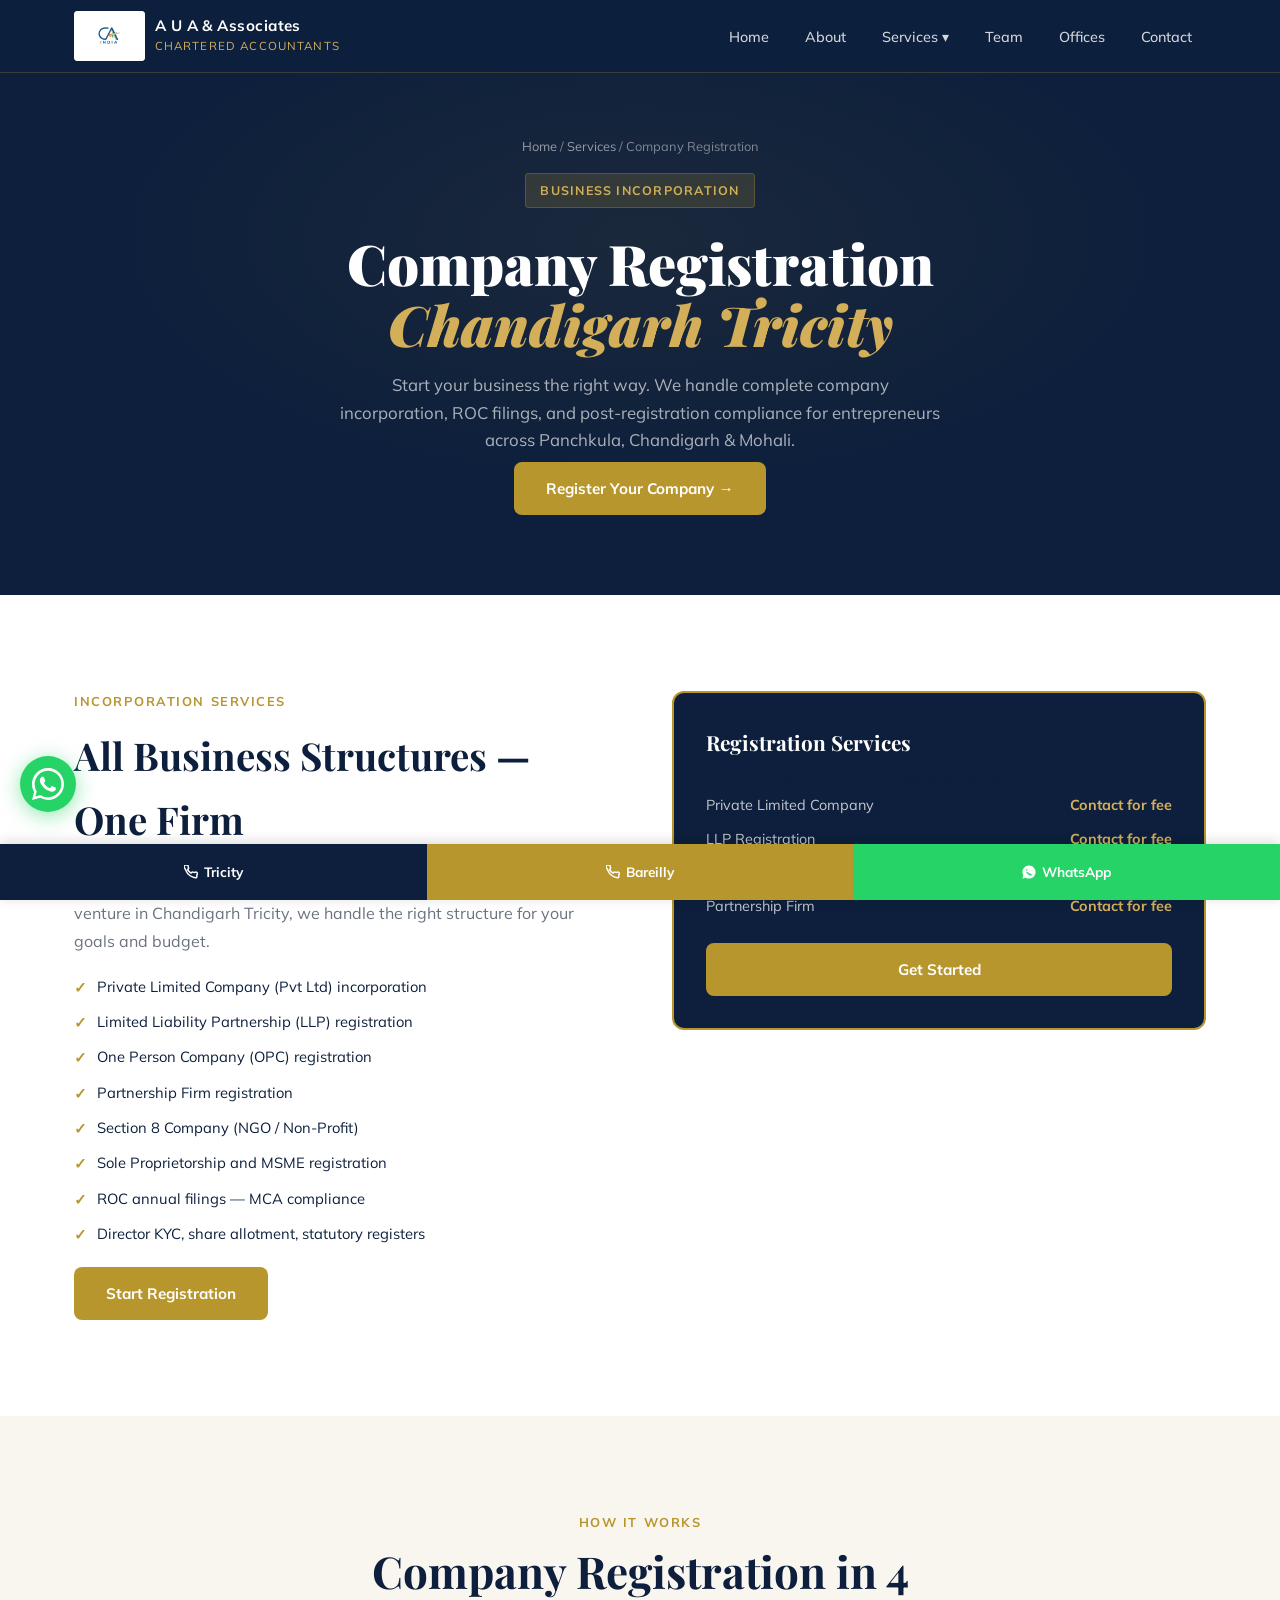
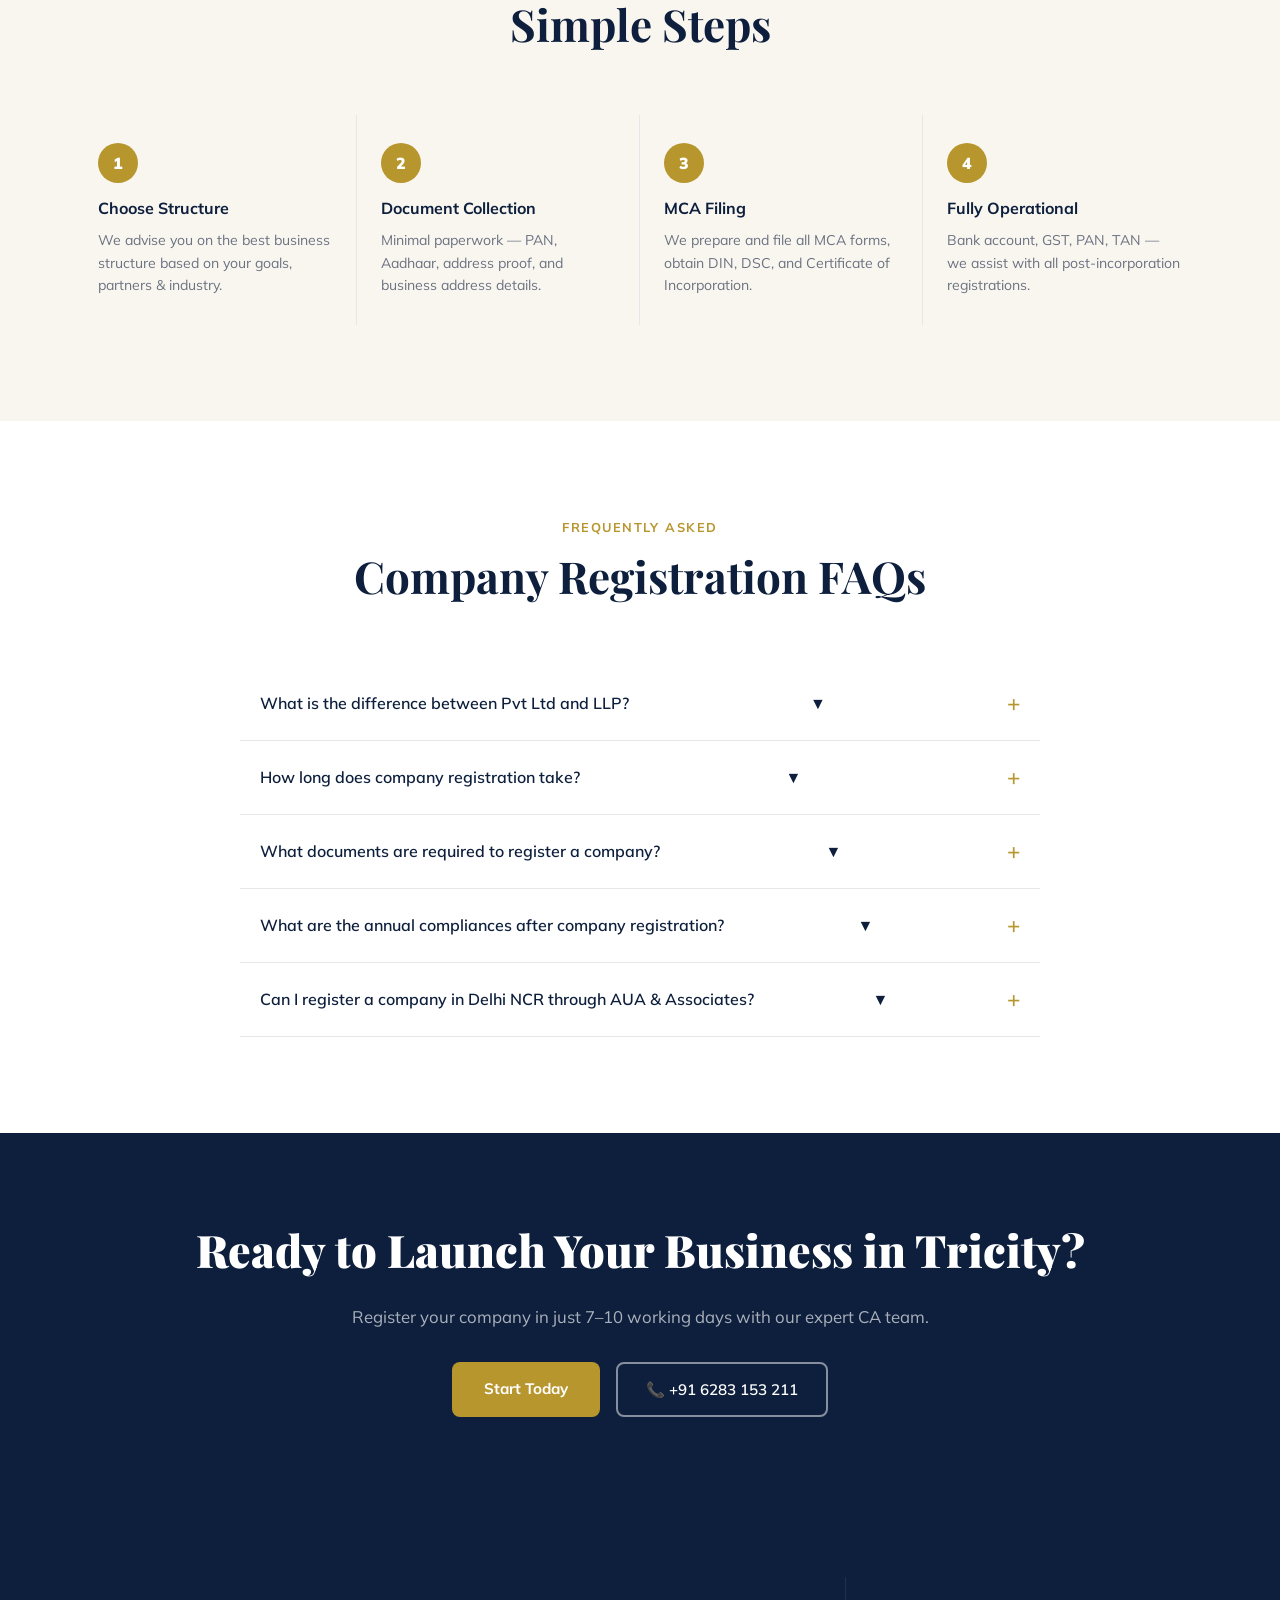
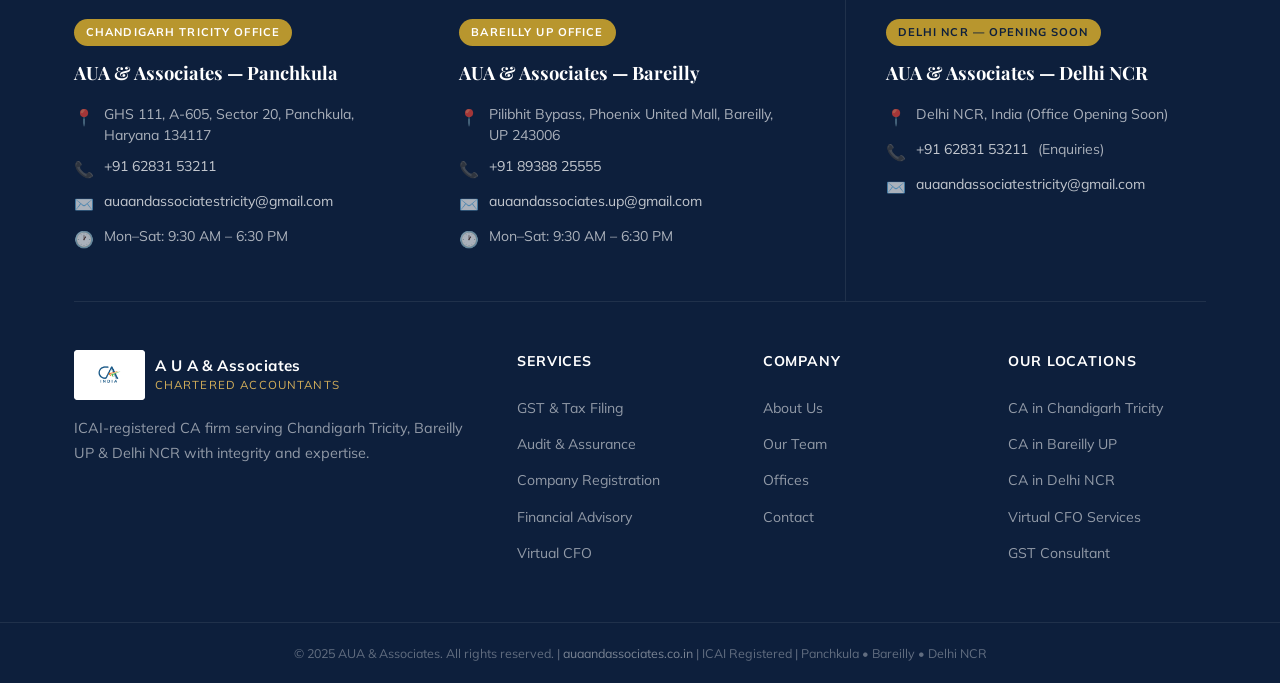
<file: company-registration.html>
<!DOCTYPE html>
<html lang="en">
<head>
<meta charset="UTF-8">
<!-- Google Analytics GA4 -->
<script async src="https://www.googletagmanager.com/gtag/js?id=G-XXXXXXXXXX"></script>
<script>
  window.dataLayer = window.dataLayer || [];
  function gtag(){dataLayer.push(arguments);}
  gtag('js', new Date());
  gtag('config', 'G-VRH5YL7XPW');
</script>
<link rel="icon" type="image/x-icon" href="favicon.ico?v=2">
<link rel="icon" type="image/png" sizes="32x32" href="favicon-32.png?v=2">
<link rel="icon" type="image/png" sizes="16x16" href="favicon-16.png?v=2">
<link rel="apple-touch-icon" sizes="180x180" href="favicon-512.png?v=2">
<meta name="viewport" content="width=device-width, initial-scale=1.0">

<!-- PRIMARY SEO -->
<title>Company Registration in Chandigarh Panchkula Mohali | AUA & Associates</title>
<meta name="description" content="Register Pvt Ltd, LLP, OPC or Partnership in Chandigarh, Panchkula & Mohali. Fast, affordable company incorporation with complete ROC compliance. Starting Contact for fee — AUA & Associates CA firm.">
<meta name="keywords" content="company registration Chandigarh, Pvt Ltd registration Panchkula, LLP registration Mohali, OPC registration Chandigarh, company incorporation Tricity, startup registration Panchkula, ROC compliance Chandigarh, MCA filing Panchkula, business registration Chandigarh">
<meta name="robots" content="index, follow, max-snippet:-1, max-image-preview:large">
<link rel="canonical" href="https://auaandassociates.co.in/company-registration.html">
<meta property="og:type" content="article">
<meta property="og:url" content="https://auaandassociates.co.in/company-registration.html">
<meta property="og:title" content="Company Registration in Chandigarh Tricity | AUA & Associates">
<meta property="og:description" content="Pvt Ltd, LLP, OPC & Partnership registration in Panchkula, Chandigarh & Mohali. Done in 7-10 days. Starting Contact for fee. Call +91 6283 153 211.">
<meta property="og:site_name" content="AUA & Associates">
<meta property="og:locale" content="en_IN">
<meta name="twitter:card" content="summary_large_image">
<meta name="geo.region" content="IN-HR, IN-UP, IN-DL">

<!-- SCHEMA -->
<script type="application/ld+json">
{
  "@context": "https://schema.org",
  "@graph": [
    {
      "@type": "Service",
      "serviceType": "Company Registration",
      "name": "Company & LLP Registration in Chandigarh Tricity",
      "description": "Complete company incorporation services in Chandigarh, Panchkula and Mohali for Private Limited, LLP, OPC, and Partnership firms including MCA filings and post-registration compliance.",
      "provider": {
        "@type": "AccountingService",
        "name": "AUA & Associates",
        "telephone": "+916283153211",
        "address": {"@type": "PostalAddress", "streetAddress": "GHS 111, A-605, Sector 20", "addressLocality": "Panchkula", "addressRegion": "Haryana", "postalCode": "134117", "addressCountry": "IN"}
      },
      "areaServed": ["Panchkula","Chandigarh","Mohali","Zirakpur","Ambala","Bareilly","Pilibhit","Shahjahanpur","Rampur","Delhi","Noida","Gurugram","Faridabad","Ghaziabad"],
      "offers": [
        {"@type": "Offer", "name": "Private Limited Company Registration", "price": "6999", "priceCurrency": "INR"},
        {"@type": "Offer", "name": "LLP Registration", "price": "4999", "priceCurrency": "INR"},
        {"@type": "Offer", "name": "OPC Registration", "price": "4499", "priceCurrency": "INR"},
        {"@type": "Offer", "name": "Partnership Firm Registration", "price": "2499", "priceCurrency": "INR"}
      ]
    },
    {
      "@type": "BreadcrumbList",
      "itemListElement": [
        {"@type": "ListItem", "position": 1, "name": "Home", "item": "https://auaandassociates.co.in/"},
        {"@type": "ListItem", "position": 2, "name": "Services", "item": "https://auaandassociates.co.in/services.html"},
        {"@type": "ListItem", "position": 3, "name": "Company Registration", "item": "https://auaandassociates.co.in/company-registration.html"}
      ]
    }
  ]
}
</script>

<link rel="stylesheet" href="style.css">
<link href="https://fonts.googleapis.com/css2?family=Playfair+Display:wght@400;600;700;900&family=Mulish:wght@300;400;500;600;700&display=swap" rel="stylesheet">
</head>
<body>
<nav class="nav-primary" id="navbar">
  <div class="nav-inner">
    <a href="index.html" class="logo">
      <img src="ca-india-logo.jpg" alt="CA India Logo" class="ca-logo-img">
      <div class="logo-text"><span class="logo-main">A U A &amp; Associates</span><span class="logo-sub">Chartered Accountants</span></div>
    </a>
    <button class="nav-hamburger hamburger" id="hamburger" aria-label="Toggle menu" aria-expanded="false">
      <span></span><span></span><span></span>
    </button>
    <ul class="nav-links nav-menu" id="navLinks">
      <li><a href="index.html">Home</a></li>
      <li><a href="about.html">About</a></li>
      <li class="dropdown"><a href="services.html" class="active">Services ▾</a><ul class="dropdown-menu"><li><a href="gst-tax.html">GST &amp; Tax Filing</a></li><li><a href="audit.html">Audit &amp; Assurance</a></li><li><a href="company-registration.html">Company Registration</a></li><li><a href="financial-advisory.html">Financial Advisory</a></li><li><a href="virtual-cfo.html">Virtual CFO</a></li></ul></li>
      <li><a href="team.html">Team</a></li>
      <li><a href="offices.html">Offices</a></li>
      <li><a href="contact.html">Contact</a></li>
    </ul>
  </div>
</nav>

<section class="page-hero" id="main-content">
  <div class="breadcrumb"><a href="index.html">Home</a> / <a href="services.html">Services</a> / Company Registration</div>
  <div class="hero-tag">Business Incorporation</div>
  <h1>Company Registration<br><em style="color:var(--gold-lt)">Chandigarh Tricity</em></h1>
  <p>Start your business the right way. We handle complete company incorporation, ROC filings, and post-registration compliance for entrepreneurs across Panchkula, Chandigarh & Mohali.</p>
  <a href="contact.html" class="btn-primary" style="margin-top:8px">Register Your Company →</a>
</section>

<section class="content-section"><div class="container content-grid">
  <div class="content-text">
    <div class="section-tag">Incorporation Services</div>
    <h2>All Business Structures — One Firm</h2>
    <p>Whether you're a solo entrepreneur or a group of partners starting a venture in Chandigarh Tricity, we handle the right structure for your goals and budget.</p>
    <ul class="feature-list">
      <li>Private Limited Company (Pvt Ltd) incorporation</li>
      <li>Limited Liability Partnership (LLP) registration</li>
      <li>One Person Company (OPC) registration</li>
      <li>Partnership Firm registration</li>
      <li>Section 8 Company (NGO / Non-Profit)</li>
      <li>Sole Proprietorship and MSME registration</li>
      <li>ROC annual filings — MCA compliance</li>
      <li>Director KYC, share allotment, statutory registers</li>
    </ul>
    <a href="contact.html" class="btn-primary">Start Registration</a>
  </div>
  <div>
    <div class="pricing-card">
      <h3>Registration Services</h3>
      <p>All-inclusive pricing. No hidden MCA fees.</p>
      <ul style="display:flex;flex-direction:column;gap:10px">
        <li style="color:rgba(255,255,255,.75);font-size:.9rem;display:flex;justify-content:space-between"><span>Private Limited Company</span><strong style="color:var(--gold-lt)">Contact for fee</strong></li>
        <li style="color:rgba(255,255,255,.75);font-size:.9rem;display:flex;justify-content:space-between"><span>LLP Registration</span><strong style="color:var(--gold-lt)">Contact for fee</strong></li>
        <li style="color:rgba(255,255,255,.75);font-size:.9rem;display:flex;justify-content:space-between"><span>OPC Registration</span><strong style="color:var(--gold-lt)">Contact for fee</strong></li>
        <li style="color:rgba(255,255,255,.75);font-size:.9rem;display:flex;justify-content:space-between"><span>Partnership Firm</span><strong style="color:var(--gold-lt)">Contact for fee</strong></li>
      </ul>
      <a href="contact.html" class="btn-primary" style="margin-top:24px;display:block;text-align:center">Get Started</a>
    </div>
  </div>
</div></section>

<section class="content-section alt"><div class="container">
  <div class="section-header"><div class="section-tag">How It Works</div><h2>Company Registration in 4 Simple Steps</h2></div>
  <div class="process-steps">
    <div class="process-step"><div class="step-num">1</div><h4>Choose Structure</h4><p>We advise you on the best business structure based on your goals, partners & industry.</p></div>
    <div class="process-step"><div class="step-num">2</div><h4>Document Collection</h4><p>Minimal paperwork — PAN, Aadhaar, address proof, and business address details.</p></div>
    <div class="process-step"><div class="step-num">3</div><h4>MCA Filing</h4><p>We prepare and file all MCA forms, obtain DIN, DSC, and Certificate of Incorporation.</p></div>
    <div class="process-step"><div class="step-num">4</div><h4>Fully Operational</h4><p>Bank account, GST, PAN, TAN — we assist with all post-incorporation registrations.</p></div>
  </div>
</div></section>

<section class="content-section">
  <div class="container">
    <div class="section-header">
      <div class="section-tag">Frequently Asked</div>
      <h2>Company Registration FAQs</h2>
    </div>
    <div class="faq-list">
      <div class="faq-item"><button class="faq-q" aria-expanded="false">What is the difference between Pvt Ltd and LLP? <span class="arrow">&#9660;</span></button><div class="faq-a"><p>A Private Limited Company (Pvt Ltd) offers limited liability, easy fundraising ability, and better investor credibility. An LLP (Limited Liability Partnership) has lower compliance requirements and is preferred for professional services and smaller businesses. Our CAs advise you on the best structure for your goals.</p></div></div>
      <div class="faq-item"><button class="faq-q" aria-expanded="false">How long does company registration take? <span class="arrow">&#9660;</span></button><div class="faq-a"><p>A Private Limited Company can be registered in 7–10 working days, and an LLP in 5–7 working days, subject to MCA processing times. AUA &amp; Associates handles the complete process including DSC, DIN, name reservation, and Certificate of Incorporation.</p></div></div>
      <div class="faq-item"><button class="faq-q" aria-expanded="false">What documents are required to register a company? <span class="arrow">&#9660;</span></button><div class="faq-a"><p>You need PAN card, Aadhaar, passport-size photo, and address proof for all directors; registered office address proof (utility bill + NOC from owner). AUA &amp; Associates prepares all MCA forms and drafts the MOA/AOA for you.</p></div></div>
      <div class="faq-item"><button class="faq-q" aria-expanded="false">What are the annual compliances after company registration? <span class="arrow">&#9660;</span></button><div class="faq-a"><p>After incorporation, companies must file annual returns (MGT-7), financial statements (AOC-4), hold board meetings, maintain statutory registers, conduct statutory audit, and file income tax returns. AUA &amp; Associates offers annual compliance packages to handle all of this.</p></div></div>
      <div class="faq-item"><button class="faq-q" aria-expanded="false">Can I register a company in Delhi NCR through AUA &amp; Associates? <span class="arrow">&#9660;</span></button><div class="faq-a"><p>Yes. Company registration is an online process through the MCA portal and can be done for any location across India. We currently serve clients in Chandigarh, Panchkula, Bareilly, and Delhi NCR for all incorporation and compliance services.</p></div></div>
    </div>
  </div>
</section>

<section class="cta-banner"><div class="container"><h2>Ready to Launch Your Business in Tricity?</h2><p>Register your company in just 7–10 working days with our expert CA team.</p><div class="cta-actions"><a href="contact.html" class="btn-primary">Start Today</a><a href="tel:+916283153211" class="btn-outline-white">📞 +91 6283 153 211</a></div></div></section>

<footer class="footer">
  <div class="container">
    <div class="footer-offices">
      <div class="footer-office">
        <div class="fo-badge">Chandigarh Tricity Office</div>
        <h4>AUA &amp; Associates &mdash; Panchkula</h4>
        <div class="fo-detail"><span class="fo-icon">&#128205;</span><span>GHS 111, A-605, Sector 20, Panchkula, Haryana 134117</span></div>
        <div class="fo-detail"><span class="fo-icon">&#128222;</span><a href="tel:+916283153211">+91 62831 53211</a></div>
        <div class="fo-detail"><span class="fo-icon">&#9993;&#65039;</span><a href="mailto:auaandassociatestricity@gmail.com">auaandassociatestricity@gmail.com</a></div>
        <div class="fo-detail"><span class="fo-icon">&#128336;</span><span>Mon&ndash;Sat: 9:30 AM &ndash; 6:30 PM</span></div>
      </div>
      <div class="footer-office">
        <div class="fo-badge">Bareilly UP Office</div>
        <h4>AUA &amp; Associates &mdash; Bareilly</h4>
        <div class="fo-detail"><span class="fo-icon">&#128205;</span><span>Pilibhit Bypass, Phoenix United Mall, Bareilly, UP 243006</span></div>
        <div class="fo-detail"><span class="fo-icon">&#128222;</span><a href="tel:+918938825555">+91 89388 25555</a></div>
        <div class="fo-detail"><span class="fo-icon">&#9993;&#65039;</span><a href="mailto:auaandassociates.up@gmail.com">auaandassociates.up@gmail.com</a></div>
        <div class="fo-detail"><span class="fo-icon">&#128336;</span><span>Mon&ndash;Sat: 9:30 AM &ndash; 6:30 PM</span></div>
      </div>
      <div class="footer-office">
        <div class="fo-badge fo-badge--soon">Delhi NCR — Opening Soon</div>
        <h4>AUA &amp; Associates &mdash; Delhi NCR</h4>
        <div class="fo-detail"><span class="fo-icon">&#128205;</span><span>Delhi NCR, India (Office Opening Soon)</span></div>
        <div class="fo-detail"><span class="fo-icon">&#128222;</span><a href="tel:+916283153211">+91 62831 53211</a> (Enquiries)</div>
        <div class="fo-detail"><span class="fo-icon">&#9993;&#65039;</span><a href="mailto:auaandassociatestricity@gmail.com">auaandassociatestricity@gmail.com</a></div>
      </div>
    </div>
    <div class="footer-grid">
      <div class="footer-brand">
        <div class="logo">
          <img src="ca-india-logo.jpg" alt="CA India" class="ca-logo-img">
          <div class="logo-text"><span class="logo-main">A U A &amp; Associates</span><span class="logo-sub">Chartered Accountants</span></div>
        </div>
        <p>ICAI-registered CA firm serving Chandigarh Tricity, Bareilly UP &amp; Delhi NCR with integrity and expertise.</p>
      </div>
      <div class="footer-links"><h4>Services</h4><ul>
        <li><a href="gst-tax.html">GST &amp; Tax Filing</a></li>
        <li><a href="audit.html">Audit &amp; Assurance</a></li>
        <li><a href="company-registration.html">Company Registration</a></li>
        <li><a href="financial-advisory.html">Financial Advisory</a></li>
        <li><a href="virtual-cfo.html">Virtual CFO</a></li>
      </ul></div>
      <div class="footer-links"><h4>Company</h4><ul>
        <li><a href="about.html">About Us</a></li>
        <li><a href="team.html">Our Team</a></li>
        <li><a href="offices.html">Offices</a></li>
        <li><a href="contact.html">Contact</a></li>
      </ul></div>
      <div class="footer-links"><h4>Our Locations</h4><ul>
        <li><a href="ca-in-chandigarh-tricity.html">CA in Chandigarh Tricity</a></li>
        <li><a href="ca-in-bareilly-up.html">CA in Bareilly UP</a></li>
        <li><a href="ca-in-delhi-ncr.html">CA in Delhi NCR</a></li>
        <li><a href="virtual-cfo.html">Virtual CFO Services</a></li>
        <li><a href="gst-tax.html">GST Consultant</a></li>
      </ul></div>
    </div>
  </div>
  <div class="footer-bottom">
    <p>&copy; 2025 AUA &amp; Associates. All rights reserved. | <a href="https://auaandassociates.co.in">auaandassociates.co.in</a> | ICAI Registered | Panchkula &bull; Bareilly &bull; Delhi NCR</p>
  </div>
  <a id="whatsapp-float" href="https://wa.me/916283153211?text=Hello%20AUA%20%26%20Associates%2C%20I%20need%20CA%20services." target="_blank" rel="noopener" aria-label="Chat on WhatsApp">
    <svg xmlns="http://www.w3.org/2000/svg" viewBox="0 0 24 24" fill="white" width="30" height="30"><path d="M20.52 3.48A11.93 11.93 0 0 0 12 0C5.37 0 0 5.37 0 12c0 2.11.55 4.17 1.6 5.98L0 24l6.18-1.62A11.94 11.94 0 0 0 12 24c6.63 0 12-5.37 12-12 0-3.21-1.25-6.23-3.48-8.52zM12 22c-1.85 0-3.66-.5-5.24-1.44l-.37-.22-3.87 1.02 1.04-3.78-.24-.39A9.94 9.94 0 0 1 2 12C2 6.48 6.48 2 12 2c2.67 0 5.18 1.04 7.07 2.93A9.94 9.94 0 0 1 22 12c0 5.52-4.48 10-10 10zm5.44-7.4c-.3-.15-1.77-.87-2.04-.97-.28-.1-.48-.15-.68.15s-.78.97-.96 1.17c-.18.2-.35.22-.65.07a8.16 8.16 0 0 1-2.4-1.48 9.04 9.04 0 0 1-1.66-2.06c-.17-.3-.02-.46.13-.6.13-.13.3-.35.45-.52.15-.17.2-.3.3-.5.1-.2.05-.37-.02-.52-.08-.15-.68-1.63-.93-2.23-.24-.58-.49-.5-.68-.51l-.58-.01c-.2 0-.52.07-.79.37s-1.03 1.01-1.03 2.46 1.06 2.86 1.2 3.06c.15.2 2.08 3.18 5.04 4.46.7.3 1.25.49 1.68.62.7.22 1.34.19 1.85.12.56-.09 1.77-.72 2.02-1.42.25-.7.25-1.3.17-1.42-.07-.13-.27-.2-.57-.35z"/></svg>
  </a>
  <button id="back-to-top" aria-label="Back to top">&#8679;</button>
  <div id="mobile-call-bar">
    <a href="tel:+916283153211" class="mcb-btn mcb-call"><svg width="14" height="14" viewBox="0 0 24 24" fill="none" stroke="currentColor" stroke-width="2.5" stroke-linecap="round" stroke-linejoin="round"><path d="M22 16.92v3a2 2 0 01-2.18 2 19.79 19.79 0 01-8.63-3.07A19.5 19.5 0 013.07 8.81 19.79 19.79 0 01.12 2.18 2 2 0 012.1 0h3a2 2 0 012 1.72c.127.96.361 1.903.7 2.81a2 2 0 01-.45 2.11L6.09 7.91a16 16 0 006 6l1.27-1.27a2 2 0 012.11-.45c.907.339 1.85.573 2.81.7A2 2 0 0122 16.92z"/></svg>Tricity</a>
    <a href="tel:+918938825555" class="mcb-btn mcb-enquire"><svg width="14" height="14" viewBox="0 0 24 24" fill="none" stroke="currentColor" stroke-width="2.5" stroke-linecap="round" stroke-linejoin="round"><path d="M22 16.92v3a2 2 0 01-2.18 2 19.79 19.79 0 01-8.63-3.07A19.5 19.5 0 013.07 8.81 19.79 19.79 0 01.12 2.18 2 2 0 012.1 0h3a2 2 0 012 1.72c.127.96.361 1.903.7 2.81a2 2 0 01-.45 2.11L6.09 7.91a16 16 0 006 6l1.27-1.27a2 2 0 012.11-.45c.907.339 1.85.573 2.81.7A2 2 0 0122 16.92z"/></svg>Bareilly</a>
    <a href="https://wa.me/916283153211?text=Hello%20AUA%20%26%20Associates%2C%20I%20need%20CA%20services." target="_blank" rel="noopener" class="mcb-btn mcb-wa"><svg width="14" height="14" viewBox="0 0 32 32" fill="currentColor"><path d="M16 1C7.716 1 1 7.716 1 16c0 2.628.687 5.095 1.886 7.232L1 31l8.013-2.1A14.94 14.94 0 0016 31c8.284 0 15-6.716 15-15S24.284 1 16 1zm7.5 21.07c-.31.872-1.54 1.596-2.52 1.806-.672.142-1.55.255-4.506-1.012-3.784-1.61-6.226-5.45-6.415-5.702-.182-.25-1.53-2.035-1.53-3.882 0-1.847.966-2.753 1.308-3.13.31-.34.677-.425.903-.425l.65.012c.208.01.488-.079.764.583.285.68.97 2.35.055 2.67l-.32.125c-.3-.128-.768-.307-1.41-.586-.64-.278-1.067-.462-1.208-.527-.14-.065-.27-.073-.38.073-.11.146-.448.54-.55.652-.1.112-.202.126-.376.042a4.74 4.74 0 01-1.404-.866 5.27 5.27 0 01-.97-1.205c-.1-.175-.01-.27.076-.35.076-.073.175-.204.263-.305.088-.1.117-.175.175-.292.058-.117.029-.219-.014-.305-.044-.087-.397-.954-.543-1.305-.14-.338-.285-.292-.397-.298l-.34-.006c-.117 0-.308.044-.462.219s-.602.59-.602 1.438.616 1.67.703 1.787c.087.117 1.215 1.856 2.943 2.604z"/></svg>WhatsApp</a>
  </div>
</footer>
<script src="main.js" defer></script>
</body>
</html>
</file>
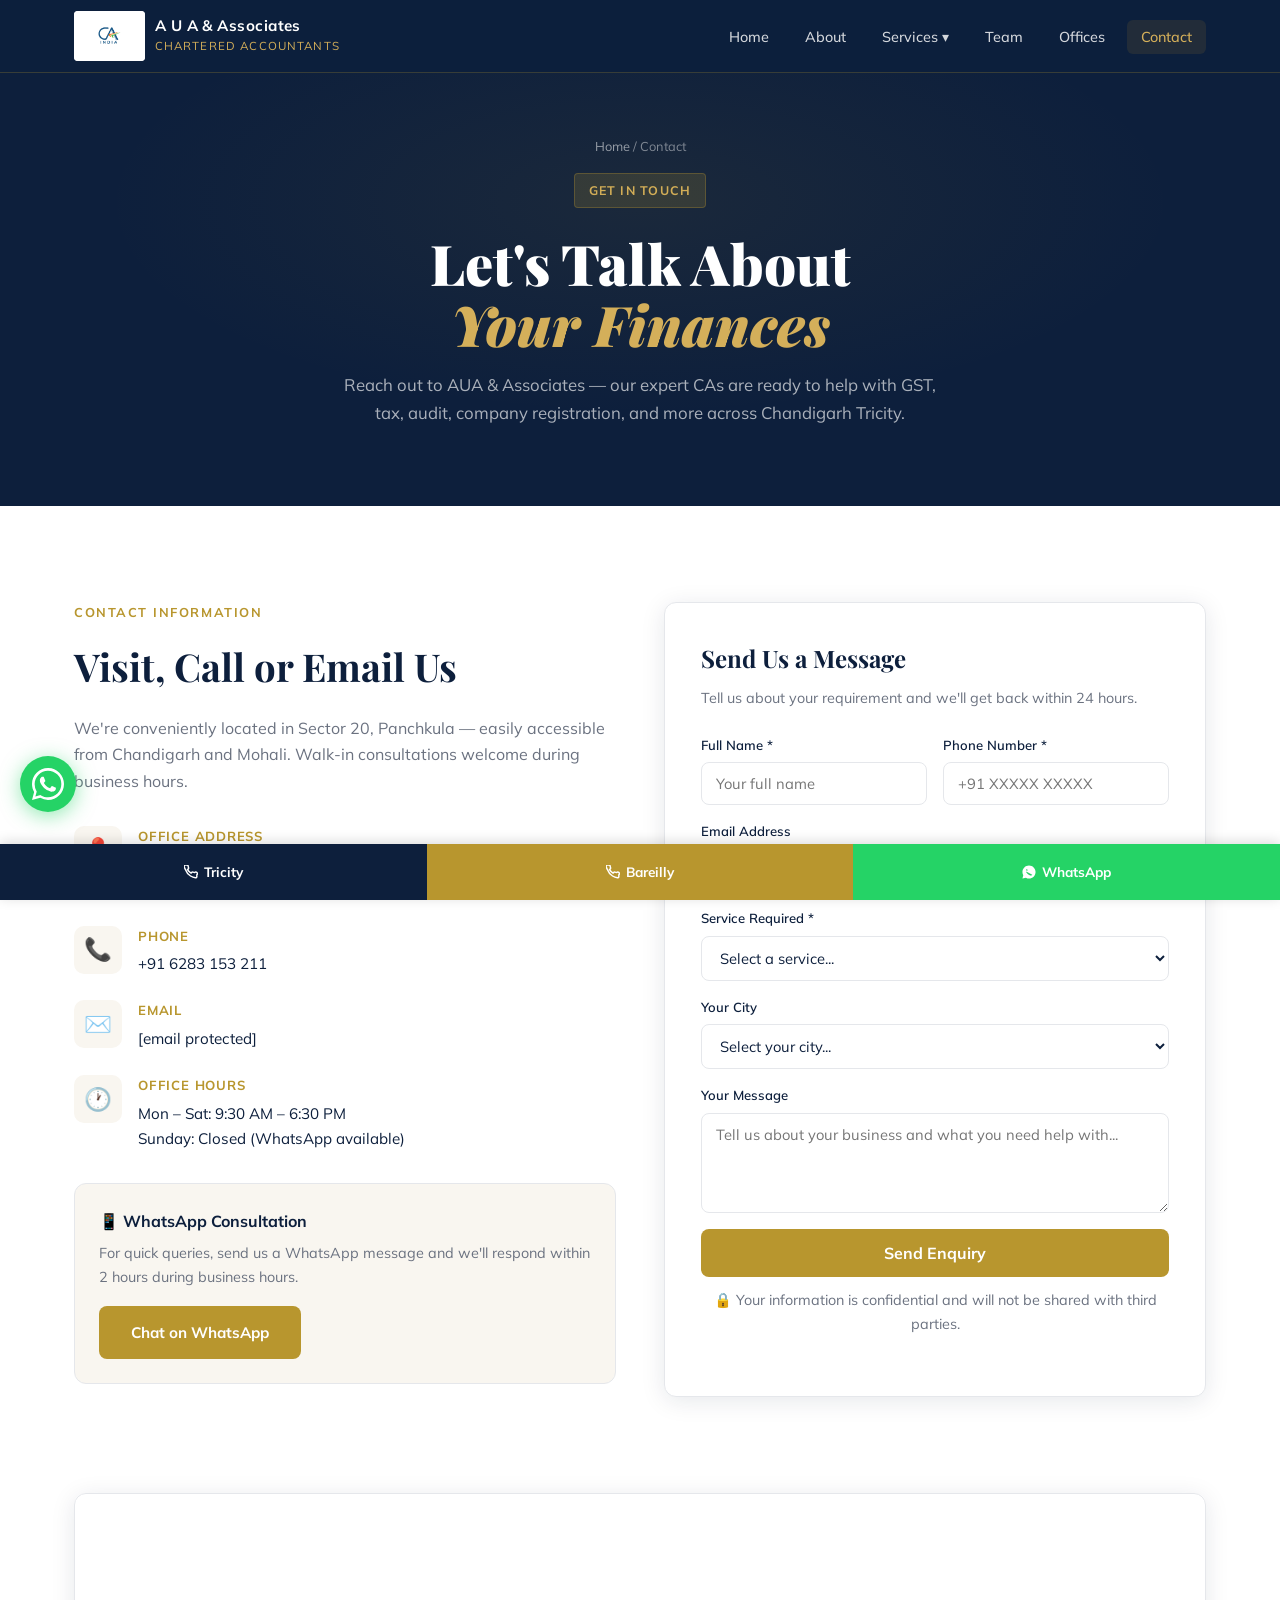
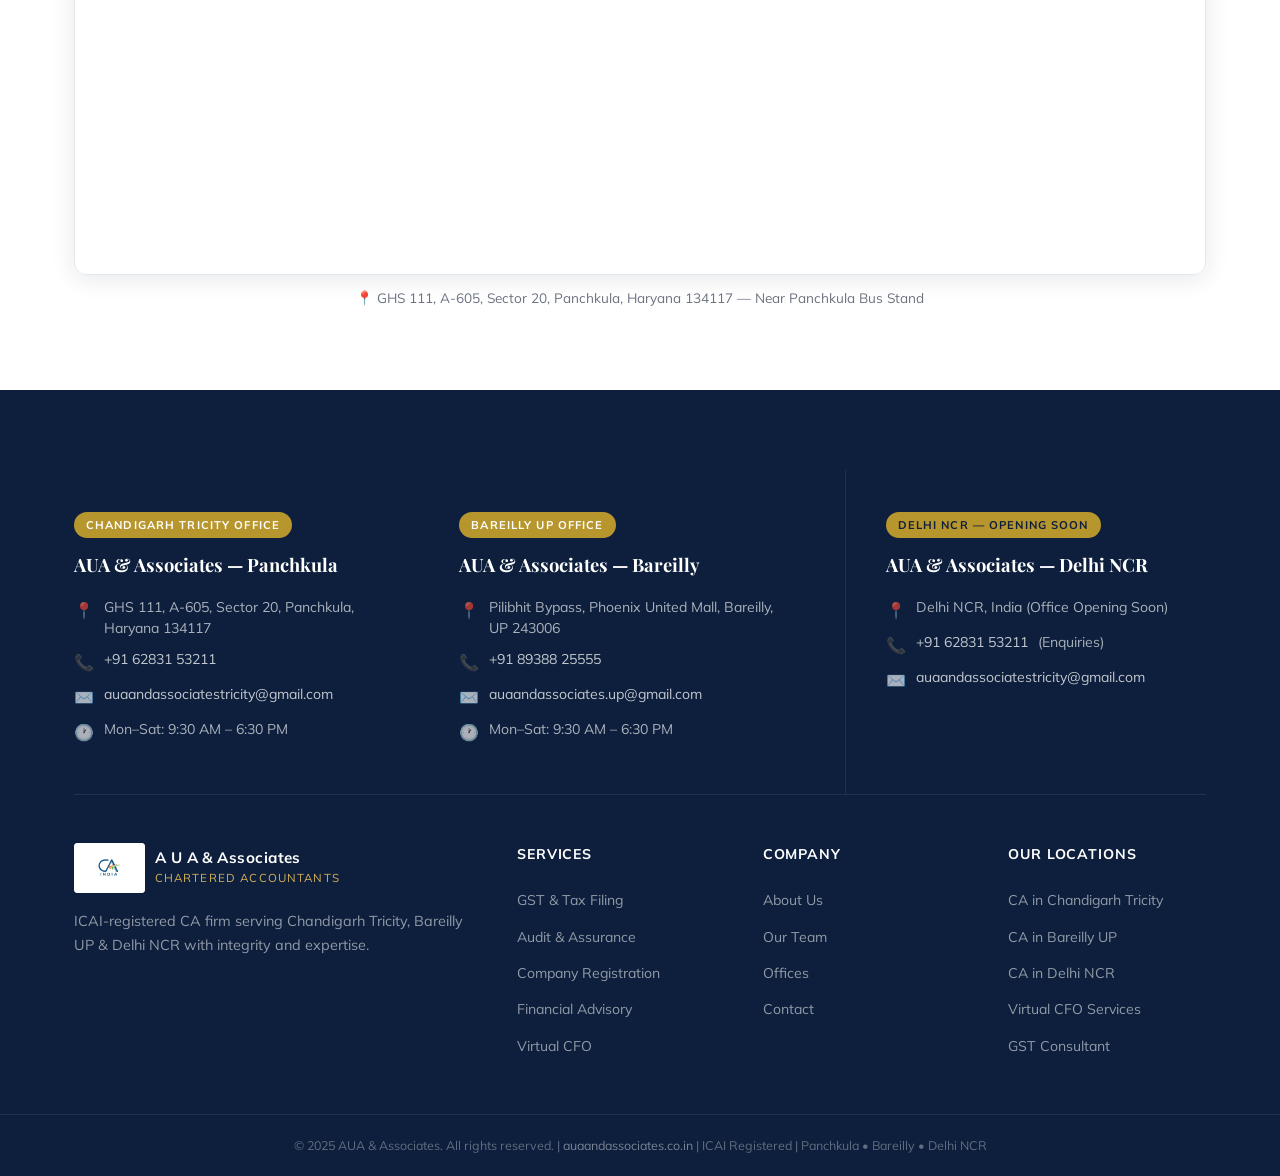
<file: contact.html>
<!DOCTYPE html>
<html lang="en">
<head>
<meta charset="UTF-8">
<!-- Google Analytics GA4 -->
<script async src="https://www.googletagmanager.com/gtag/js?id=G-XXXXXXXXXX"></script>
<script>
  window.dataLayer = window.dataLayer || [];
  function gtag(){dataLayer.push(arguments);}
  gtag('js', new Date());
  gtag('config', 'G-VRH5YL7XPW');
</script>
<link rel="icon" type="image/x-icon" href="favicon.ico?v=2">
<link rel="icon" type="image/png" sizes="32x32" href="favicon-32.png?v=2">
<link rel="icon" type="image/png" sizes="16x16" href="favicon-16.png?v=2">
<link rel="apple-touch-icon" sizes="180x180" href="favicon-512.png?v=2">
<meta name="viewport" content="width=device-width, initial-scale=1.0">

<!-- PRIMARY SEO -->
<title>Contact CA in Panchkula Chandigarh | AUA & Associates | +91 6283 153 211</title>
<meta name="description" content="Contact AUA & Associates — Chartered Accountants in Sector 20, Panchkula. Call +91 6283 153 211 or WhatsApp for GST, tax filing, audit & company registration queries. Free consultation available.">
<meta name="keywords" content="CA contact Panchkula, CA office Chandigarh, Chartered Accountant Sector 20 Panchkula, CA phone number Chandigarh, CA near me Panchkula, book CA consultation Chandigarh, CA office address Panchkula">
<meta name="robots" content="index, follow">
<link rel="canonical" href="https://auaandassociates.co.in/contact.html">
<meta property="og:type" content="article">
<meta property="og:url" content="https://auaandassociates.co.in/contact.html">
<meta property="og:title" content="Contact AUA & Associates | CA in Panchkula Chandigarh Tricity">
<meta property="og:description" content="GHS 111, A-605, Sector 20, Panchkula. Call +91 6283 153 211. Free consultation for GST, tax, audit & company registration.">
<meta property="og:site_name" content="AUA & Associates">
<meta property="og:locale" content="en_IN">
<meta name="twitter:card" content="summary_large_image">
<meta name="geo.region" content="IN-HR, IN-UP, IN-DL">
<meta name="geo.placename" content="Panchkula, Haryana">

<!-- SCHEMA: ContactPage -->
<script type="application/ld+json">
{
  "@context": "https://schema.org",
  "@graph": [
    {
      "@type": "ContactPage",
      "url": "https://auaandassociates.co.in/contact.html",
      "name": "Contact AUA & Associates",
      "description": "Contact AUA & Associates Chartered Accountants in Panchkula for GST, tax, audit and company registration services across Chandigarh Tricity.",
      "mainEntity": {
        "@type": "AccountingService",
        "name": "AUA & Associates",
        "telephone": "+916283153211",
        "email": "auaandassociatestricity@gmail.com",
        "address": {
          "@type": "PostalAddress",
          "streetAddress": "GHS 111, A-605, Sector 20",
          "addressLocality": "Panchkula",
          "addressRegion": "Haryana",
          "postalCode": "134117",
          "addressCountry": "IN"
        },
        "openingHoursSpecification": [
          {
            "@type": "OpeningHoursSpecification",
            "dayOfWeek": ["Monday","Tuesday","Wednesday","Thursday","Friday","Saturday"],
            "opens": "09:30",
            "closes": "18:30"
          }
        ]
      }
    },
    {
      "@type": "BreadcrumbList",
      "itemListElement": [
        {"@type": "ListItem", "position": 1, "name": "Home", "item": "https://auaandassociates.co.in/"},
        {"@type": "ListItem", "position": 2, "name": "Contact", "item": "https://auaandassociates.co.in/contact.html"}
      ]
    }
  ]
}
</script>

<link rel="stylesheet" href="style.css">
<link href="https://fonts.googleapis.com/css2?family=Playfair+Display:wght@400;600;700;900&family=Mulish:wght@300;400;500;600;700&display=swap" rel="stylesheet">
</head>
<body>
<nav class="nav-primary" id="navbar">
  <div class="nav-inner">
    <a href="index.html" class="logo">
      <img src="ca-india-logo.jpg" alt="CA India Logo" class="ca-logo-img">
      <div class="logo-text"><span class="logo-main">A U A &amp; Associates</span><span class="logo-sub">Chartered Accountants</span></div>
    </a>
    <button class="nav-hamburger hamburger" id="hamburger" aria-label="Toggle menu" aria-expanded="false">
      <span></span><span></span><span></span>
    </button>
    <ul class="nav-links nav-menu" id="navLinks">
      <li><a href="index.html">Home</a></li>
      <li><a href="about.html">About</a></li>
      <li class="dropdown"><a href="services.html">Services ▾</a><ul class="dropdown-menu"><li><a href="gst-tax.html">GST &amp; Tax Filing</a></li><li><a href="audit.html">Audit &amp; Assurance</a></li><li><a href="company-registration.html">Company Registration</a></li><li><a href="financial-advisory.html">Financial Advisory</a></li><li><a href="virtual-cfo.html">Virtual CFO</a></li></ul></li>
      <li><a href="team.html">Team</a></li>
      <li><a href="offices.html">Offices</a></li>
      <li><a href="contact.html" class="active">Contact</a></li>
    </ul>
  </div>
</nav>

<section class="page-hero" id="main-content">
  <div class="breadcrumb"><a href="index.html">Home</a> / Contact</div>
  <div class="hero-tag">Get In Touch</div>
  <h1>Let's Talk About<br><em style="color:var(--gold-lt)">Your Finances</em></h1>
  <p>Reach out to AUA & Associates — our expert CAs are ready to help with GST, tax, audit, company registration, and more across Chandigarh Tricity.</p>
</section>

<section class="section">
  <div class="container contact-grid">
    <div class="contact-info">
      <div class="section-tag">Contact Information</div>
      <h2>Visit, Call or Email Us</h2>
      <p>We're conveniently located in Sector 20, Panchkula — easily accessible from Chandigarh and Mohali. Walk-in consultations welcome during business hours.</p>
      <div class="contact-item">
        <div class="ci-icon">📍</div>
        <div class="ci-text">
          <strong>Office Address</strong>
          <span>GHS 111, A-605, Sector 20<br>Panchkula, Haryana 134117</span>
        </div>
      </div>
      <div class="contact-item">
        <div class="ci-icon">📞</div>
        <div class="ci-text">
          <strong>Phone</strong>
          <a href="tel:+916283153211">+91 6283 153 211</a>
        </div>
      </div>
      <div class="contact-item">
        <div class="ci-icon">✉️</div>
        <div class="ci-text">
          <strong>Email</strong>
          <a href="/cdn-cgi/l/email-protection#75140014141b111406061a161c1401100601071c161c010c351218141c195b161a18"><span class="__cf_email__" data-cfemail="ee8f9b8f8f808a8f9d9d818d878f9a8b9d9a9c878d879a97ae89838f8782c08d8183">[email&#160;protected]</span></a>
        </div>
      </div>
      <div class="contact-item">
        <div class="ci-icon">🕐</div>
        <div class="ci-text">
          <strong>Office Hours</strong>
          <span>Mon – Sat: 9:30 AM – 6:30 PM<br>Sunday: Closed (WhatsApp available)</span>
        </div>
      </div>
      <div style="margin-top:32px;padding:24px;background:var(--cream);border-radius:var(--radius);border:1px solid var(--border)">
        <p style="font-weight:700;margin-bottom:8px;color:var(--navy)">📱 WhatsApp Consultation</p>
        <p style="color:var(--gray);font-size:.9rem;margin-bottom:16px">For quick queries, send us a WhatsApp message and we'll respond within 2 hours during business hours.</p>
        <a href="https://wa.me/916283153211" target="_blank" class="btn-primary" style="display:inline-block">Chat on WhatsApp</a>
      </div>
    </div>
    <div class="contact-form-card">
      <h3>Send Us a Message</h3>
      <p>Tell us about your requirement and we'll get back within 24 hours.</p>
      <form id="contactForm">
        <div class="form-row">
          <div class="form-group">
            <label for="name">Full Name *</label>
            <input type="text" id="name" name="name" placeholder="Your full name" required>
          </div>
          <div class="form-group">
            <label for="phone">Phone Number *</label>
            <input type="tel" id="phone" name="phone" placeholder="+91 XXXXX XXXXX" required>
          </div>
        </div>
        <div class="form-group">
          <label for="email">Email Address</label>
          <input type="email" id="email" name="email" placeholder="your@email.com">
        </div>
        <div class="form-group">
          <label for="service">Service Required *</label>
          <select id="service" name="service" required>
            <option value="">Select a service...</option>
            <option>GST Registration & Filing</option>
            <option>Income Tax Filing (ITR)</option>
            <option>Audit & Assurance</option>
            <option>Company / LLP Registration</option>
            <option>Financial Advisory</option>
            <option>Virtual CFO Services</option>
            <option>Other / General Enquiry</option>
          </select>
        </div>
        <div class="form-group">
          <label for="city">Your City</label>
          <select id="city" name="city">
            <option value="">Select your city...</option>
            <option>Panchkula</option>
            <option>Chandigarh</option>
            <option>Mohali</option>
            <option>Zirakpur</option>
            <option>Ambala</option>
            <option>Other</option>
          </select>
        </div>
        <div class="form-group">
          <label for="message">Your Message</label>
          <textarea id="message" name="message" placeholder="Tell us about your business and what you need help with..."></textarea>
        </div>
        <button type="submit" class="form-submit">Send Enquiry</button>
        <p class="form-note">🔒 Your information is confidential and will not be shared with third parties.</p>
      </form>
    </div>
  </div>
</section>

<!-- Google Maps embed -->
<section style="padding:0 0 80px">
  <div class="container">
    <div style="border-radius:var(--radius);overflow:hidden;border:1px solid var(--border);box-shadow:var(--shadow)">
      <iframe 
        src="https://www.google.com/maps/embed?pb=!1m18!1m12!1m3!1d3431.9!2d76.8500!3d30.7000!2m3!1f0!2f0!3f0!3m2!1i1024!2i768!4f13.1!3m3!1m2!1s0x0%3A0x0!2sSector%2020%2C%20Panchkula%2C%20Haryana!5e0!3m2!1sen!2sin!4v1234567890"
        width="100%" height="380" style="border:0;display:block" allowfullscreen="" loading="lazy"
        title="AUA & Associates Office Location — Sector 20, Panchkula">
      </iframe>
    </div>
    <p style="text-align:center;color:var(--gray);font-size:.85rem;margin-top:12px">📍 GHS 111, A-605, Sector 20, Panchkula, Haryana 134117 — Near Panchkula Bus Stand</p>
  </div>
</section>

<footer class="footer">
  <div class="container">
    <div class="footer-offices">
      <div class="footer-office">
        <div class="fo-badge">Chandigarh Tricity Office</div>
        <h4>AUA &amp; Associates &mdash; Panchkula</h4>
        <div class="fo-detail"><span class="fo-icon">&#128205;</span><span>GHS 111, A-605, Sector 20, Panchkula, Haryana 134117</span></div>
        <div class="fo-detail"><span class="fo-icon">&#128222;</span><a href="tel:+916283153211">+91 62831 53211</a></div>
        <div class="fo-detail"><span class="fo-icon">&#9993;&#65039;</span><a href="mailto:auaandassociatestricity@gmail.com">auaandassociatestricity@gmail.com</a></div>
        <div class="fo-detail"><span class="fo-icon">&#128336;</span><span>Mon&ndash;Sat: 9:30 AM &ndash; 6:30 PM</span></div>
      </div>
      <div class="footer-office">
        <div class="fo-badge">Bareilly UP Office</div>
        <h4>AUA &amp; Associates &mdash; Bareilly</h4>
        <div class="fo-detail"><span class="fo-icon">&#128205;</span><span>Pilibhit Bypass, Phoenix United Mall, Bareilly, UP 243006</span></div>
        <div class="fo-detail"><span class="fo-icon">&#128222;</span><a href="tel:+918938825555">+91 89388 25555</a></div>
        <div class="fo-detail"><span class="fo-icon">&#9993;&#65039;</span><a href="mailto:auaandassociates.up@gmail.com">auaandassociates.up@gmail.com</a></div>
        <div class="fo-detail"><span class="fo-icon">&#128336;</span><span>Mon&ndash;Sat: 9:30 AM &ndash; 6:30 PM</span></div>
      </div>
      <div class="footer-office">
        <div class="fo-badge fo-badge--soon">Delhi NCR — Opening Soon</div>
        <h4>AUA &amp; Associates &mdash; Delhi NCR</h4>
        <div class="fo-detail"><span class="fo-icon">&#128205;</span><span>Delhi NCR, India (Office Opening Soon)</span></div>
        <div class="fo-detail"><span class="fo-icon">&#128222;</span><a href="tel:+916283153211">+91 62831 53211</a> (Enquiries)</div>
        <div class="fo-detail"><span class="fo-icon">&#9993;&#65039;</span><a href="mailto:auaandassociatestricity@gmail.com">auaandassociatestricity@gmail.com</a></div>
      </div>
    </div>
    <div class="footer-grid">
      <div class="footer-brand">
        <div class="logo">
          <img src="ca-india-logo.jpg" alt="CA India" class="ca-logo-img">
          <div class="logo-text"><span class="logo-main">A U A &amp; Associates</span><span class="logo-sub">Chartered Accountants</span></div>
        </div>
        <p>ICAI-registered CA firm serving Chandigarh Tricity, Bareilly UP &amp; Delhi NCR with integrity and expertise.</p>
      </div>
      <div class="footer-links"><h4>Services</h4><ul>
        <li><a href="gst-tax.html">GST &amp; Tax Filing</a></li>
        <li><a href="audit.html">Audit &amp; Assurance</a></li>
        <li><a href="company-registration.html">Company Registration</a></li>
        <li><a href="financial-advisory.html">Financial Advisory</a></li>
        <li><a href="virtual-cfo.html">Virtual CFO</a></li>
      </ul></div>
      <div class="footer-links"><h4>Company</h4><ul>
        <li><a href="about.html">About Us</a></li>
        <li><a href="team.html">Our Team</a></li>
        <li><a href="offices.html">Offices</a></li>
        <li><a href="contact.html">Contact</a></li>
      </ul></div>
      <div class="footer-links"><h4>Our Locations</h4><ul>
        <li><a href="ca-in-chandigarh-tricity.html">CA in Chandigarh Tricity</a></li>
        <li><a href="ca-in-bareilly-up.html">CA in Bareilly UP</a></li>
        <li><a href="ca-in-delhi-ncr.html">CA in Delhi NCR</a></li>
        <li><a href="virtual-cfo.html">Virtual CFO Services</a></li>
        <li><a href="gst-tax.html">GST Consultant</a></li>
      </ul></div>
    </div>
  </div>
  <div class="footer-bottom">
    <p>&copy; 2025 AUA &amp; Associates. All rights reserved. | <a href="https://auaandassociates.co.in">auaandassociates.co.in</a> | ICAI Registered | Panchkula &bull; Bareilly &bull; Delhi NCR</p>
  </div>
  <a id="whatsapp-float" href="https://wa.me/916283153211?text=Hello%20AUA%20%26%20Associates%2C%20I%20need%20CA%20services." target="_blank" rel="noopener" aria-label="Chat on WhatsApp">
    <svg xmlns="http://www.w3.org/2000/svg" viewBox="0 0 24 24" fill="white" width="30" height="30"><path d="M20.52 3.48A11.93 11.93 0 0 0 12 0C5.37 0 0 5.37 0 12c0 2.11.55 4.17 1.6 5.98L0 24l6.18-1.62A11.94 11.94 0 0 0 12 24c6.63 0 12-5.37 12-12 0-3.21-1.25-6.23-3.48-8.52zM12 22c-1.85 0-3.66-.5-5.24-1.44l-.37-.22-3.87 1.02 1.04-3.78-.24-.39A9.94 9.94 0 0 1 2 12C2 6.48 6.48 2 12 2c2.67 0 5.18 1.04 7.07 2.93A9.94 9.94 0 0 1 22 12c0 5.52-4.48 10-10 10zm5.44-7.4c-.3-.15-1.77-.87-2.04-.97-.28-.1-.48-.15-.68.15s-.78.97-.96 1.17c-.18.2-.35.22-.65.07a8.16 8.16 0 0 1-2.4-1.48 9.04 9.04 0 0 1-1.66-2.06c-.17-.3-.02-.46.13-.6.13-.13.3-.35.45-.52.15-.17.2-.3.3-.5.1-.2.05-.37-.02-.52-.08-.15-.68-1.63-.93-2.23-.24-.58-.49-.5-.68-.51l-.58-.01c-.2 0-.52.07-.79.37s-1.03 1.01-1.03 2.46 1.06 2.86 1.2 3.06c.15.2 2.08 3.18 5.04 4.46.7.3 1.25.49 1.68.62.7.22 1.34.19 1.85.12.56-.09 1.77-.72 2.02-1.42.25-.7.25-1.3.17-1.42-.07-.13-.27-.2-.57-.35z"/></svg>
  </a>
  <button id="back-to-top" aria-label="Back to top">&#8679;</button>
  <div id="mobile-call-bar">
    <a href="tel:+916283153211" class="mcb-btn mcb-call"><svg width="14" height="14" viewBox="0 0 24 24" fill="none" stroke="currentColor" stroke-width="2.5" stroke-linecap="round" stroke-linejoin="round"><path d="M22 16.92v3a2 2 0 01-2.18 2 19.79 19.79 0 01-8.63-3.07A19.5 19.5 0 013.07 8.81 19.79 19.79 0 01.12 2.18 2 2 0 012.1 0h3a2 2 0 012 1.72c.127.96.361 1.903.7 2.81a2 2 0 01-.45 2.11L6.09 7.91a16 16 0 006 6l1.27-1.27a2 2 0 012.11-.45c.907.339 1.85.573 2.81.7A2 2 0 0122 16.92z"/></svg>Tricity</a>
    <a href="tel:+918938825555" class="mcb-btn mcb-enquire"><svg width="14" height="14" viewBox="0 0 24 24" fill="none" stroke="currentColor" stroke-width="2.5" stroke-linecap="round" stroke-linejoin="round"><path d="M22 16.92v3a2 2 0 01-2.18 2 19.79 19.79 0 01-8.63-3.07A19.5 19.5 0 013.07 8.81 19.79 19.79 0 01.12 2.18 2 2 0 012.1 0h3a2 2 0 012 1.72c.127.96.361 1.903.7 2.81a2 2 0 01-.45 2.11L6.09 7.91a16 16 0 006 6l1.27-1.27a2 2 0 012.11-.45c.907.339 1.85.573 2.81.7A2 2 0 0122 16.92z"/></svg>Bareilly</a>
    <a href="https://wa.me/916283153211?text=Hello%20AUA%20%26%20Associates%2C%20I%20need%20CA%20services." target="_blank" rel="noopener" class="mcb-btn mcb-wa"><svg width="14" height="14" viewBox="0 0 32 32" fill="currentColor"><path d="M16 1C7.716 1 1 7.716 1 16c0 2.628.687 5.095 1.886 7.232L1 31l8.013-2.1A14.94 14.94 0 0016 31c8.284 0 15-6.716 15-15S24.284 1 16 1zm7.5 21.07c-.31.872-1.54 1.596-2.52 1.806-.672.142-1.55.255-4.506-1.012-3.784-1.61-6.226-5.45-6.415-5.702-.182-.25-1.53-2.035-1.53-3.882 0-1.847.966-2.753 1.308-3.13.31-.34.677-.425.903-.425l.65.012c.208.01.488-.079.764.583.285.68.97 2.35.055 2.67l-.32.125c-.3-.128-.768-.307-1.41-.586-.64-.278-1.067-.462-1.208-.527-.14-.065-.27-.073-.38.073-.11.146-.448.54-.55.652-.1.112-.202.126-.376.042a4.74 4.74 0 01-1.404-.866 5.27 5.27 0 01-.97-1.205c-.1-.175-.01-.27.076-.35.076-.073.175-.204.263-.305.088-.1.117-.175.175-.292.058-.117.029-.219-.014-.305-.044-.087-.397-.954-.543-1.305-.14-.338-.285-.292-.397-.298l-.34-.006c-.117 0-.308.044-.462.219s-.602.59-.602 1.438.616 1.67.703 1.787c.087.117 1.215 1.856 2.943 2.604z"/></svg>WhatsApp</a>
  </div>
</footer>
<script src="main.js" defer></script>
</body>
</html>
</file>
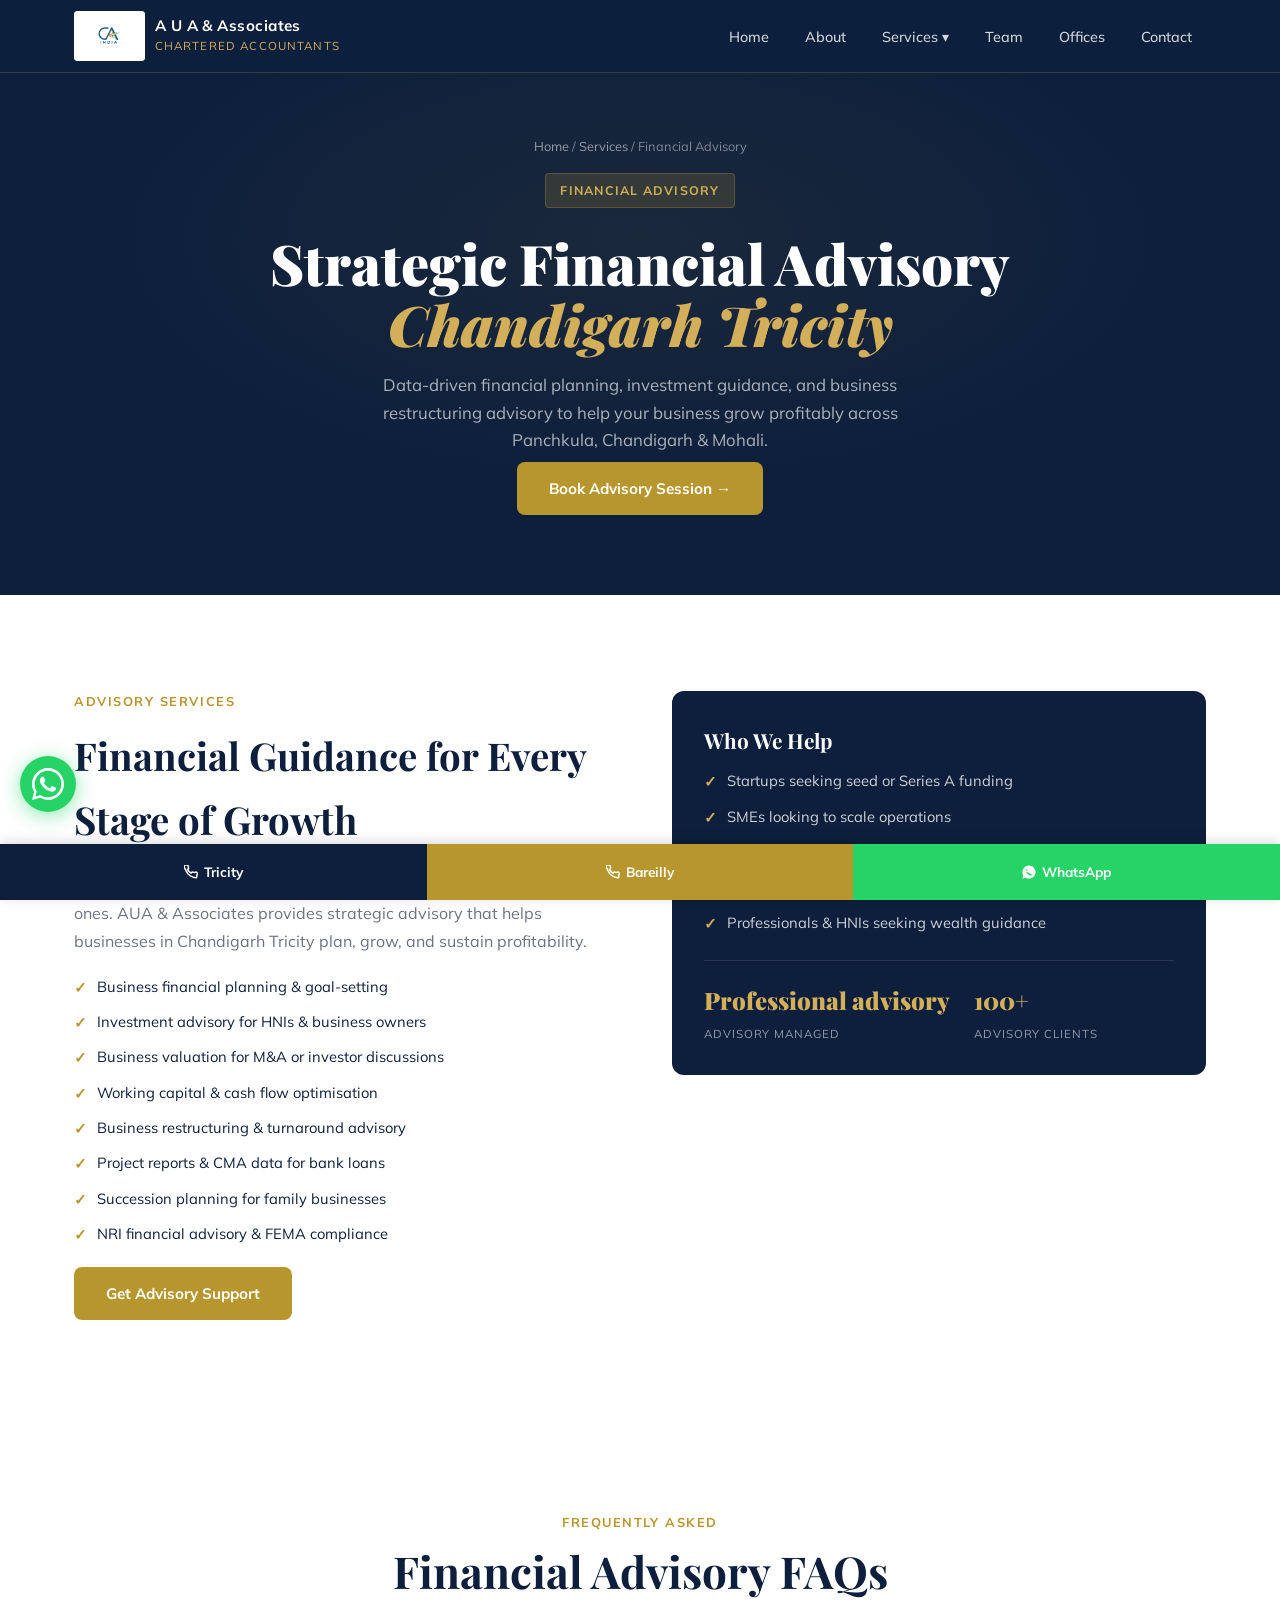
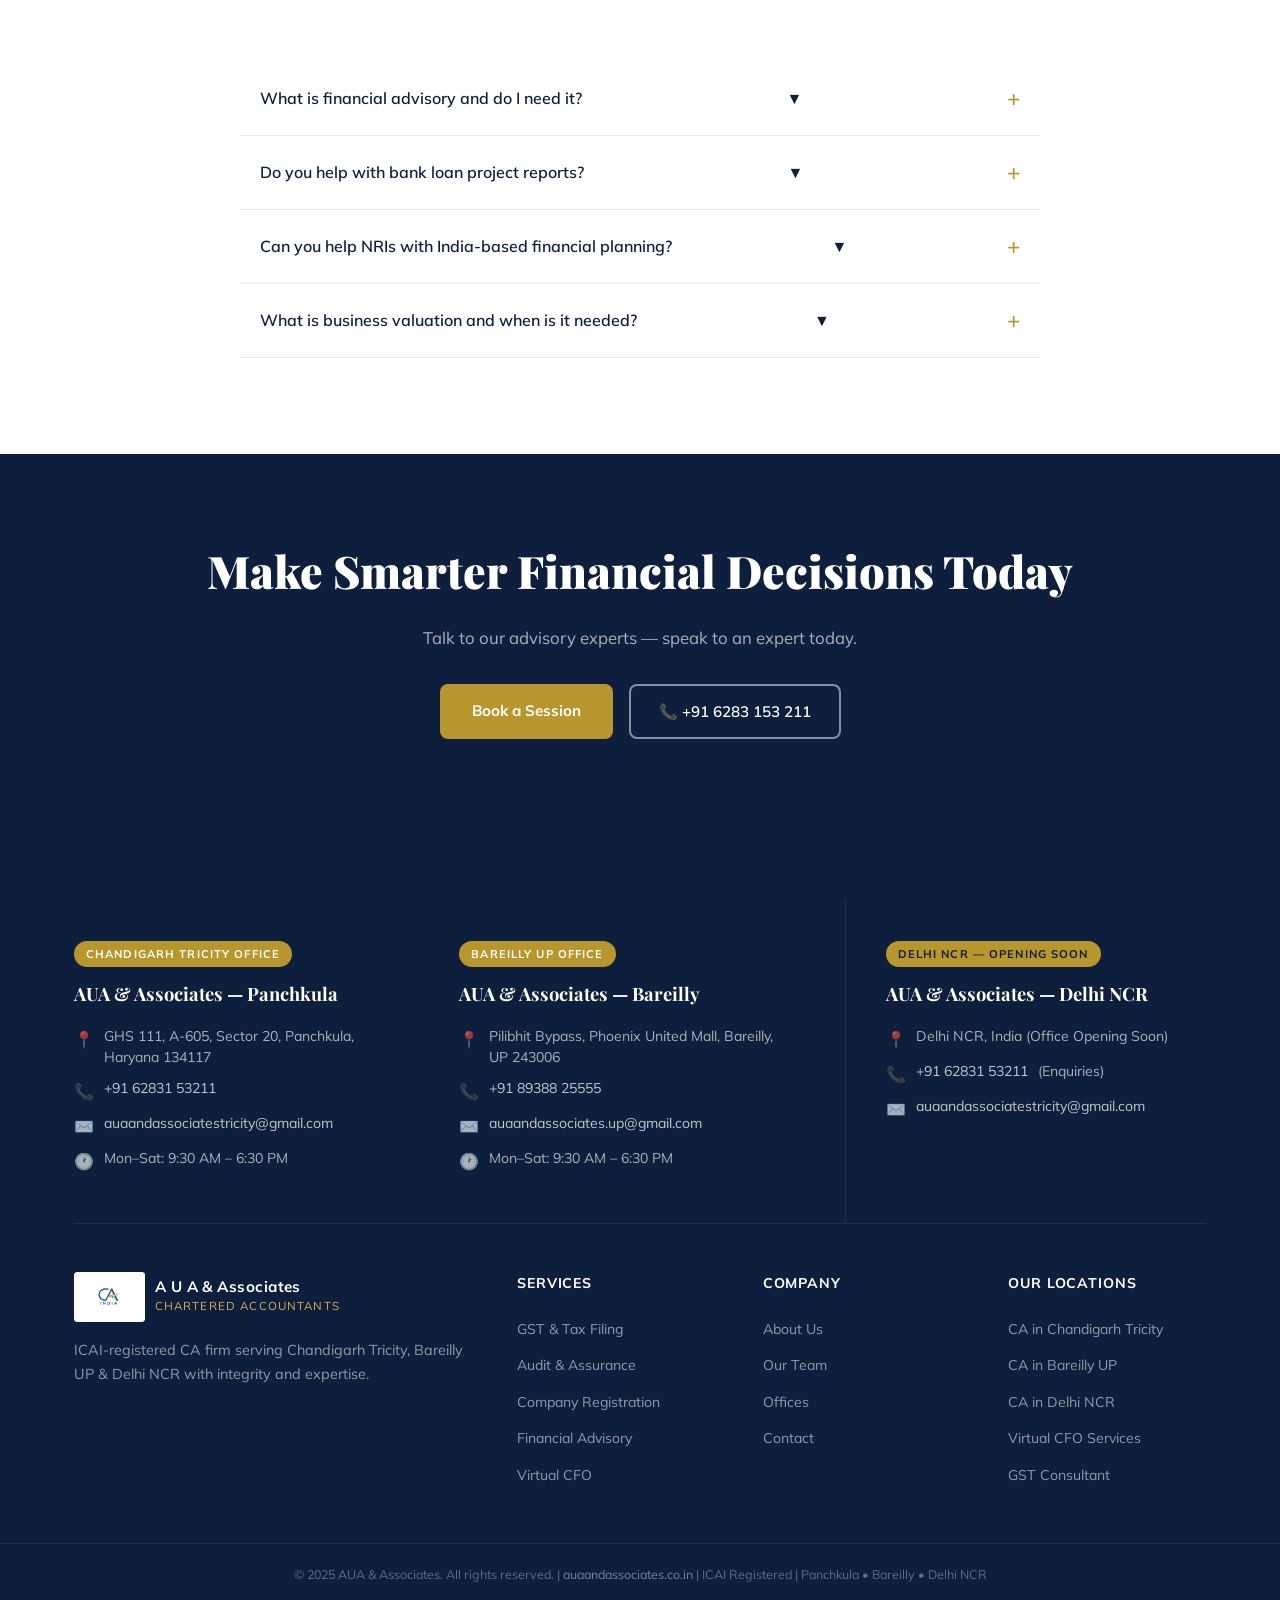
<file: financial-advisory.html>
<!DOCTYPE html>
<html lang="en">
<head>
<meta charset="UTF-8">
<!-- Google Analytics GA4 -->
<script async src="https://www.googletagmanager.com/gtag/js?id=G-XXXXXXXXXX"></script>
<script>
  window.dataLayer = window.dataLayer || [];
  function gtag(){dataLayer.push(arguments);}
  gtag('js', new Date());
  gtag('config', 'G-VRH5YL7XPW');
</script>
<link rel="icon" type="image/x-icon" href="favicon.ico?v=2">
<link rel="icon" type="image/png" sizes="32x32" href="favicon-32.png?v=2">
<link rel="icon" type="image/png" sizes="16x16" href="favicon-16.png?v=2">
<link rel="apple-touch-icon" sizes="180x180" href="favicon-512.png?v=2">
<meta name="viewport" content="width=device-width, initial-scale=1.0">

<!-- PRIMARY SEO -->
<title>Financial Advisory Services Chandigarh Panchkula | AUA & Associates CA</title>
<meta name="description" content="Strategic financial advisory in Chandigarh, Panchkula & Mohali. Business planning, investment guidance, business valuation, project reports & NRI financial advisory. Expert advisory — AUA & Associates.">
<meta name="keywords" content="financial advisor Chandigarh, financial advisory Panchkula, investment advisory Mohali, business valuation Chandigarh, project report Panchkula, NRI financial advisory Tricity, business restructuring Chandigarh, CMA data Panchkula, financial planning Chandigarh">
<meta name="robots" content="index, follow, max-snippet:-1, max-image-preview:large">
<link rel="canonical" href="https://auaandassociates.co.in/financial-advisory.html">
<meta property="og:type" content="article">
<meta property="og:url" content="https://auaandassociates.co.in/financial-advisory.html">
<meta property="og:title" content="Financial Advisory in Chandigarh Tricity | AUA & Associates">
<meta property="og:description" content="Expert financial advisory, business valuation, investment guidance & NRI advisory in Panchkula, Chandigarh & Mohali. initial consultation.">
<meta property="og:site_name" content="AUA & Associates">
<meta property="og:locale" content="en_IN">
<meta name="twitter:card" content="summary_large_image">
<meta name="geo.region" content="IN-HR, IN-UP, IN-DL">

<!-- SCHEMA -->
<script type="application/ld+json">
{
  "@context": "https://schema.org",
  "@graph": [
    {
      "@type": "Service",
      "serviceType": "Financial Advisory",
      "name": "Financial Advisory Services in Chandigarh Tricity",
      "description": "Strategic financial advisory services for businesses and individuals in Chandigarh, Panchkula and Mohali including business valuation, investment advisory, project reports, CMA data and NRI financial services.",
      "provider": {
        "@type": "AccountingService",
        "name": "AUA & Associates",
        "telephone": "+916283153211",
        "address": {"@type": "PostalAddress", "streetAddress": "GHS 111, A-605, Sector 20", "addressLocality": "Panchkula", "addressRegion": "Haryana", "postalCode": "134117", "addressCountry": "IN"}
      },
      "areaServed": ["Panchkula","Chandigarh","Mohali","Zirakpur","Ambala","Bareilly","Pilibhit","Shahjahanpur","Rampur","Delhi","Noida","Gurugram","Faridabad","Ghaziabad"]
    },
    {
      "@type": "BreadcrumbList",
      "itemListElement": [
        {"@type": "ListItem", "position": 1, "name": "Home", "item": "https://auaandassociates.co.in/"},
        {"@type": "ListItem", "position": 2, "name": "Services", "item": "https://auaandassociates.co.in/services.html"},
        {"@type": "ListItem", "position": 3, "name": "Financial Advisory", "item": "https://auaandassociates.co.in/financial-advisory.html"}
      ]
    }
  ]
}
</script>

<link rel="stylesheet" href="style.css">
<link href="https://fonts.googleapis.com/css2?family=Playfair+Display:wght@400;600;700;900&family=Mulish:wght@300;400;500;600;700&display=swap" rel="stylesheet">
</head>
<body>
<nav class="nav-primary" id="navbar">
  <div class="nav-inner">
    <a href="index.html" class="logo">
      <img src="ca-india-logo.jpg" alt="CA India Logo" class="ca-logo-img">
      <div class="logo-text"><span class="logo-main">A U A &amp; Associates</span><span class="logo-sub">Chartered Accountants</span></div>
    </a>
    <button class="nav-hamburger hamburger" id="hamburger" aria-label="Toggle menu" aria-expanded="false">
      <span></span><span></span><span></span>
    </button>
    <ul class="nav-links nav-menu" id="navLinks">
      <li><a href="index.html">Home</a></li>
      <li><a href="about.html">About</a></li>
      <li class="dropdown"><a href="services.html" class="active">Services ▾</a><ul class="dropdown-menu"><li><a href="gst-tax.html">GST &amp; Tax Filing</a></li><li><a href="audit.html">Audit &amp; Assurance</a></li><li><a href="company-registration.html">Company Registration</a></li><li><a href="financial-advisory.html">Financial Advisory</a></li><li><a href="virtual-cfo.html">Virtual CFO</a></li></ul></li>
      <li><a href="team.html">Team</a></li>
      <li><a href="offices.html">Offices</a></li>
      <li><a href="contact.html">Contact</a></li>
    </ul>
  </div>
</nav>

<section class="page-hero" id="main-content">
  <div class="breadcrumb"><a href="index.html">Home</a> / <a href="services.html">Services</a> / Financial Advisory</div>
  <div class="hero-tag">Financial Advisory</div>
  <h1>Strategic Financial Advisory<br><em style="color:var(--gold-lt)">Chandigarh Tricity</em></h1>
  <p>Data-driven financial planning, investment guidance, and business restructuring advisory to help your business grow profitably across Panchkula, Chandigarh & Mohali.</p>
  <a href="contact.html" class="btn-primary" style="margin-top:8px">Book Advisory Session →</a>
</section>

<section class="content-section"><div class="container content-grid">
  <div class="content-text">
    <div class="section-tag">Advisory Services</div>
    <h2>Financial Guidance for Every Stage of Growth</h2>
    <p>Sound financial decisions separate thriving businesses from struggling ones. AUA & Associates provides strategic advisory that helps businesses in Chandigarh Tricity plan, grow, and sustain profitability.</p>
    <ul class="feature-list">
      <li>Business financial planning & goal-setting</li>
      <li>Investment advisory for HNIs & business owners</li>
      <li>Business valuation for M&A or investor discussions</li>
      <li>Working capital & cash flow optimisation</li>
      <li>Business restructuring & turnaround advisory</li>
      <li>Project reports & CMA data for bank loans</li>
      <li>Succession planning for family businesses</li>
      <li>NRI financial advisory & FEMA compliance</li>
    </ul>
    <a href="contact.html" class="btn-primary">Get Advisory Support</a>
  </div>
  <div>
    <div class="info-card">
      <h3>Who We Help</h3>
      <ul class="feature-list" style="margin-top:12px">
        <li>Startups seeking seed or Series A funding</li>
        <li>SMEs looking to scale operations</li>
        <li>Family businesses planning succession</li>
        <li>NRIs with India-based investments</li>
        <li>Professionals & HNIs seeking wealth guidance</li>
      </ul>
      <div class="stat-row">
        <div class="stat-item"><span class="num">Professional advisory</span><span class="lbl">Advisory managed</span></div>
        <div class="stat-item"><span class="num">100+</span><span class="lbl">Advisory clients</span></div>
      </div>
    </div>
  </div>
</div></section>

<section class="content-section">
  <div class="container">
    <div class="section-header">
      <div class="section-tag">Frequently Asked</div>
      <h2>Financial Advisory FAQs</h2>
    </div>
    <div class="faq-list">
      <div class="faq-item"><button class="faq-q" aria-expanded="false">What is financial advisory and do I need it? <span class="arrow">&#9660;</span></button><div class="faq-a"><p>Financial advisory covers strategic guidance on financial planning, investment decisions, business valuation, fundraising, and wealth management. If you're running a business and making financial decisions without professional guidance, you're likely leaving money on the table or taking on unnecessary risk.</p></div></div>
      <div class="faq-item"><button class="faq-q" aria-expanded="false">Do you help with bank loan project reports? <span class="arrow">&#9660;</span></button><div class="faq-a"><p>Yes. AUA &amp; Associates prepares detailed project reports, CMA (Credit Monitoring Arrangement) data, and financial projections required by banks and NBFCs for term loans, working capital limits, and MSME loans. We serve clients across North India including Bareilly and Delhi NCR.</p></div></div>
      <div class="faq-item"><button class="faq-q" aria-expanded="false">Can you help NRIs with India-based financial planning? <span class="arrow">&#9660;</span></button><div class="faq-a"><p>Yes. We provide NRI financial advisory including FEMA compliance, NRO/NRE account advice, repatriation of funds, India property taxation, and investment advisory for NRIs with assets or business interests in India.</p></div></div>
      <div class="faq-item"><button class="faq-q" aria-expanded="false">What is business valuation and when is it needed? <span class="arrow">&#9660;</span></button><div class="faq-a"><p>Business valuation determines the economic value of a business. It is required during mergers and acquisitions, investor negotiations, partnership disputes, ESOP issuance, or bank financing. We provide SEBI-compliant valuation reports using DCF, NAV, and comparable methods.</p></div></div>
    </div>
  </div>
</section>

<section class="cta-banner"><div class="container"><h2>Make Smarter Financial Decisions Today</h2><p>Talk to our advisory experts — speak to an expert today.</p><div class="cta-actions"><a href="contact.html" class="btn-primary">Book a Session</a><a href="tel:+916283153211" class="btn-outline-white">📞 +91 6283 153 211</a></div></div></section>

<footer class="footer">
  <div class="container">
    <div class="footer-offices">
      <div class="footer-office">
        <div class="fo-badge">Chandigarh Tricity Office</div>
        <h4>AUA &amp; Associates &mdash; Panchkula</h4>
        <div class="fo-detail"><span class="fo-icon">&#128205;</span><span>GHS 111, A-605, Sector 20, Panchkula, Haryana 134117</span></div>
        <div class="fo-detail"><span class="fo-icon">&#128222;</span><a href="tel:+916283153211">+91 62831 53211</a></div>
        <div class="fo-detail"><span class="fo-icon">&#9993;&#65039;</span><a href="mailto:auaandassociatestricity@gmail.com">auaandassociatestricity@gmail.com</a></div>
        <div class="fo-detail"><span class="fo-icon">&#128336;</span><span>Mon&ndash;Sat: 9:30 AM &ndash; 6:30 PM</span></div>
      </div>
      <div class="footer-office">
        <div class="fo-badge">Bareilly UP Office</div>
        <h4>AUA &amp; Associates &mdash; Bareilly</h4>
        <div class="fo-detail"><span class="fo-icon">&#128205;</span><span>Pilibhit Bypass, Phoenix United Mall, Bareilly, UP 243006</span></div>
        <div class="fo-detail"><span class="fo-icon">&#128222;</span><a href="tel:+918938825555">+91 89388 25555</a></div>
        <div class="fo-detail"><span class="fo-icon">&#9993;&#65039;</span><a href="mailto:auaandassociates.up@gmail.com">auaandassociates.up@gmail.com</a></div>
        <div class="fo-detail"><span class="fo-icon">&#128336;</span><span>Mon&ndash;Sat: 9:30 AM &ndash; 6:30 PM</span></div>
      </div>
      <div class="footer-office">
        <div class="fo-badge fo-badge--soon">Delhi NCR — Opening Soon</div>
        <h4>AUA &amp; Associates &mdash; Delhi NCR</h4>
        <div class="fo-detail"><span class="fo-icon">&#128205;</span><span>Delhi NCR, India (Office Opening Soon)</span></div>
        <div class="fo-detail"><span class="fo-icon">&#128222;</span><a href="tel:+916283153211">+91 62831 53211</a> (Enquiries)</div>
        <div class="fo-detail"><span class="fo-icon">&#9993;&#65039;</span><a href="mailto:auaandassociatestricity@gmail.com">auaandassociatestricity@gmail.com</a></div>
      </div>
    </div>
    <div class="footer-grid">
      <div class="footer-brand">
        <div class="logo">
          <img src="ca-india-logo.jpg" alt="CA India" class="ca-logo-img">
          <div class="logo-text"><span class="logo-main">A U A &amp; Associates</span><span class="logo-sub">Chartered Accountants</span></div>
        </div>
        <p>ICAI-registered CA firm serving Chandigarh Tricity, Bareilly UP &amp; Delhi NCR with integrity and expertise.</p>
      </div>
      <div class="footer-links"><h4>Services</h4><ul>
        <li><a href="gst-tax.html">GST &amp; Tax Filing</a></li>
        <li><a href="audit.html">Audit &amp; Assurance</a></li>
        <li><a href="company-registration.html">Company Registration</a></li>
        <li><a href="financial-advisory.html">Financial Advisory</a></li>
        <li><a href="virtual-cfo.html">Virtual CFO</a></li>
      </ul></div>
      <div class="footer-links"><h4>Company</h4><ul>
        <li><a href="about.html">About Us</a></li>
        <li><a href="team.html">Our Team</a></li>
        <li><a href="offices.html">Offices</a></li>
        <li><a href="contact.html">Contact</a></li>
      </ul></div>
      <div class="footer-links"><h4>Our Locations</h4><ul>
        <li><a href="ca-in-chandigarh-tricity.html">CA in Chandigarh Tricity</a></li>
        <li><a href="ca-in-bareilly-up.html">CA in Bareilly UP</a></li>
        <li><a href="ca-in-delhi-ncr.html">CA in Delhi NCR</a></li>
        <li><a href="virtual-cfo.html">Virtual CFO Services</a></li>
        <li><a href="gst-tax.html">GST Consultant</a></li>
      </ul></div>
    </div>
  </div>
  <div class="footer-bottom">
    <p>&copy; 2025 AUA &amp; Associates. All rights reserved. | <a href="https://auaandassociates.co.in">auaandassociates.co.in</a> | ICAI Registered | Panchkula &bull; Bareilly &bull; Delhi NCR</p>
  </div>
  <a id="whatsapp-float" href="https://wa.me/916283153211?text=Hello%20AUA%20%26%20Associates%2C%20I%20need%20CA%20services." target="_blank" rel="noopener" aria-label="Chat on WhatsApp">
    <svg xmlns="http://www.w3.org/2000/svg" viewBox="0 0 24 24" fill="white" width="30" height="30"><path d="M20.52 3.48A11.93 11.93 0 0 0 12 0C5.37 0 0 5.37 0 12c0 2.11.55 4.17 1.6 5.98L0 24l6.18-1.62A11.94 11.94 0 0 0 12 24c6.63 0 12-5.37 12-12 0-3.21-1.25-6.23-3.48-8.52zM12 22c-1.85 0-3.66-.5-5.24-1.44l-.37-.22-3.87 1.02 1.04-3.78-.24-.39A9.94 9.94 0 0 1 2 12C2 6.48 6.48 2 12 2c2.67 0 5.18 1.04 7.07 2.93A9.94 9.94 0 0 1 22 12c0 5.52-4.48 10-10 10zm5.44-7.4c-.3-.15-1.77-.87-2.04-.97-.28-.1-.48-.15-.68.15s-.78.97-.96 1.17c-.18.2-.35.22-.65.07a8.16 8.16 0 0 1-2.4-1.48 9.04 9.04 0 0 1-1.66-2.06c-.17-.3-.02-.46.13-.6.13-.13.3-.35.45-.52.15-.17.2-.3.3-.5.1-.2.05-.37-.02-.52-.08-.15-.68-1.63-.93-2.23-.24-.58-.49-.5-.68-.51l-.58-.01c-.2 0-.52.07-.79.37s-1.03 1.01-1.03 2.46 1.06 2.86 1.2 3.06c.15.2 2.08 3.18 5.04 4.46.7.3 1.25.49 1.68.62.7.22 1.34.19 1.85.12.56-.09 1.77-.72 2.02-1.42.25-.7.25-1.3.17-1.42-.07-.13-.27-.2-.57-.35z"/></svg>
  </a>
  <button id="back-to-top" aria-label="Back to top">&#8679;</button>
  <div id="mobile-call-bar">
    <a href="tel:+916283153211" class="mcb-btn mcb-call"><svg width="14" height="14" viewBox="0 0 24 24" fill="none" stroke="currentColor" stroke-width="2.5" stroke-linecap="round" stroke-linejoin="round"><path d="M22 16.92v3a2 2 0 01-2.18 2 19.79 19.79 0 01-8.63-3.07A19.5 19.5 0 013.07 8.81 19.79 19.79 0 01.12 2.18 2 2 0 012.1 0h3a2 2 0 012 1.72c.127.96.361 1.903.7 2.81a2 2 0 01-.45 2.11L6.09 7.91a16 16 0 006 6l1.27-1.27a2 2 0 012.11-.45c.907.339 1.85.573 2.81.7A2 2 0 0122 16.92z"/></svg>Tricity</a>
    <a href="tel:+918938825555" class="mcb-btn mcb-enquire"><svg width="14" height="14" viewBox="0 0 24 24" fill="none" stroke="currentColor" stroke-width="2.5" stroke-linecap="round" stroke-linejoin="round"><path d="M22 16.92v3a2 2 0 01-2.18 2 19.79 19.79 0 01-8.63-3.07A19.5 19.5 0 013.07 8.81 19.79 19.79 0 01.12 2.18 2 2 0 012.1 0h3a2 2 0 012 1.72c.127.96.361 1.903.7 2.81a2 2 0 01-.45 2.11L6.09 7.91a16 16 0 006 6l1.27-1.27a2 2 0 012.11-.45c.907.339 1.85.573 2.81.7A2 2 0 0122 16.92z"/></svg>Bareilly</a>
    <a href="https://wa.me/916283153211?text=Hello%20AUA%20%26%20Associates%2C%20I%20need%20CA%20services." target="_blank" rel="noopener" class="mcb-btn mcb-wa"><svg width="14" height="14" viewBox="0 0 32 32" fill="currentColor"><path d="M16 1C7.716 1 1 7.716 1 16c0 2.628.687 5.095 1.886 7.232L1 31l8.013-2.1A14.94 14.94 0 0016 31c8.284 0 15-6.716 15-15S24.284 1 16 1zm7.5 21.07c-.31.872-1.54 1.596-2.52 1.806-.672.142-1.55.255-4.506-1.012-3.784-1.61-6.226-5.45-6.415-5.702-.182-.25-1.53-2.035-1.53-3.882 0-1.847.966-2.753 1.308-3.13.31-.34.677-.425.903-.425l.65.012c.208.01.488-.079.764.583.285.68.97 2.35.055 2.67l-.32.125c-.3-.128-.768-.307-1.41-.586-.64-.278-1.067-.462-1.208-.527-.14-.065-.27-.073-.38.073-.11.146-.448.54-.55.652-.1.112-.202.126-.376.042a4.74 4.74 0 01-1.404-.866 5.27 5.27 0 01-.97-1.205c-.1-.175-.01-.27.076-.35.076-.073.175-.204.263-.305.088-.1.117-.175.175-.292.058-.117.029-.219-.014-.305-.044-.087-.397-.954-.543-1.305-.14-.338-.285-.292-.397-.298l-.34-.006c-.117 0-.308.044-.462.219s-.602.59-.602 1.438.616 1.67.703 1.787c.087.117 1.215 1.856 2.943 2.604z"/></svg>WhatsApp</a>
  </div>
</footer>
<script src="main.js" defer></script>
</body>
</html>
</file>
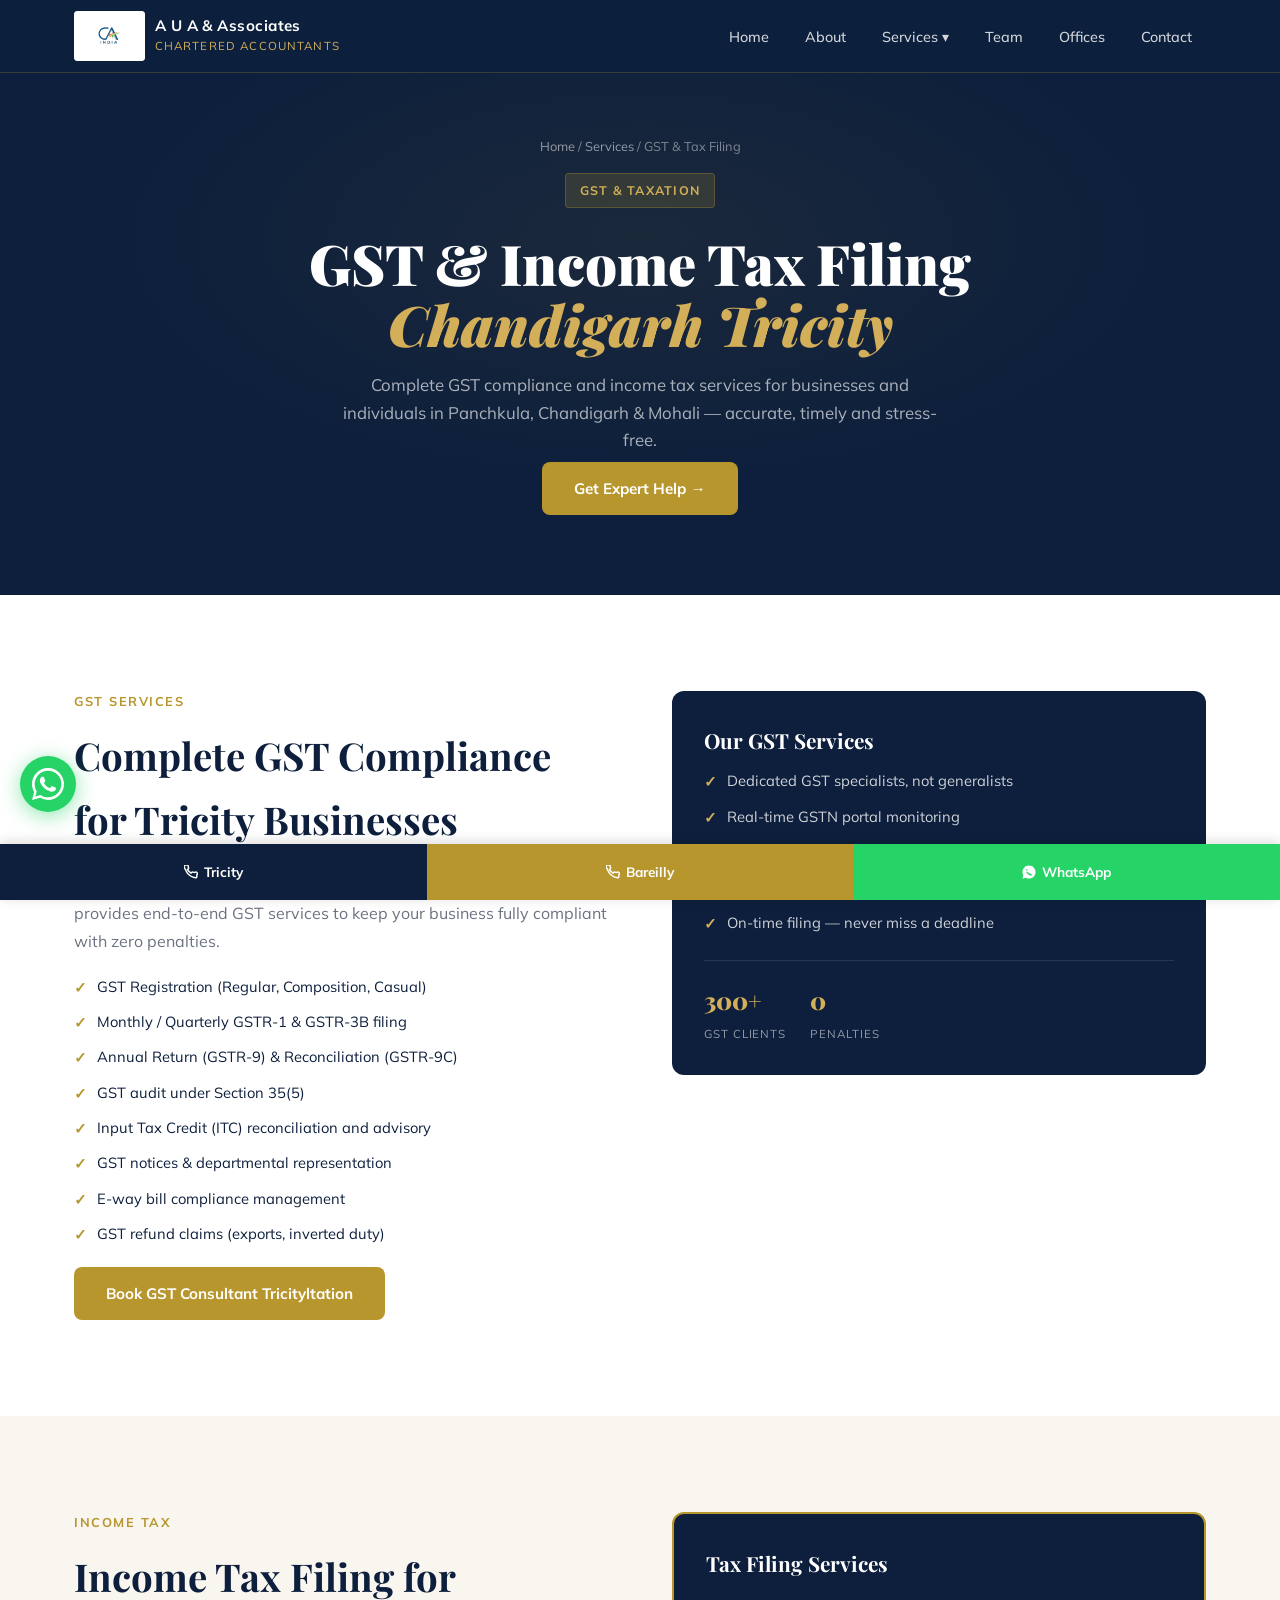
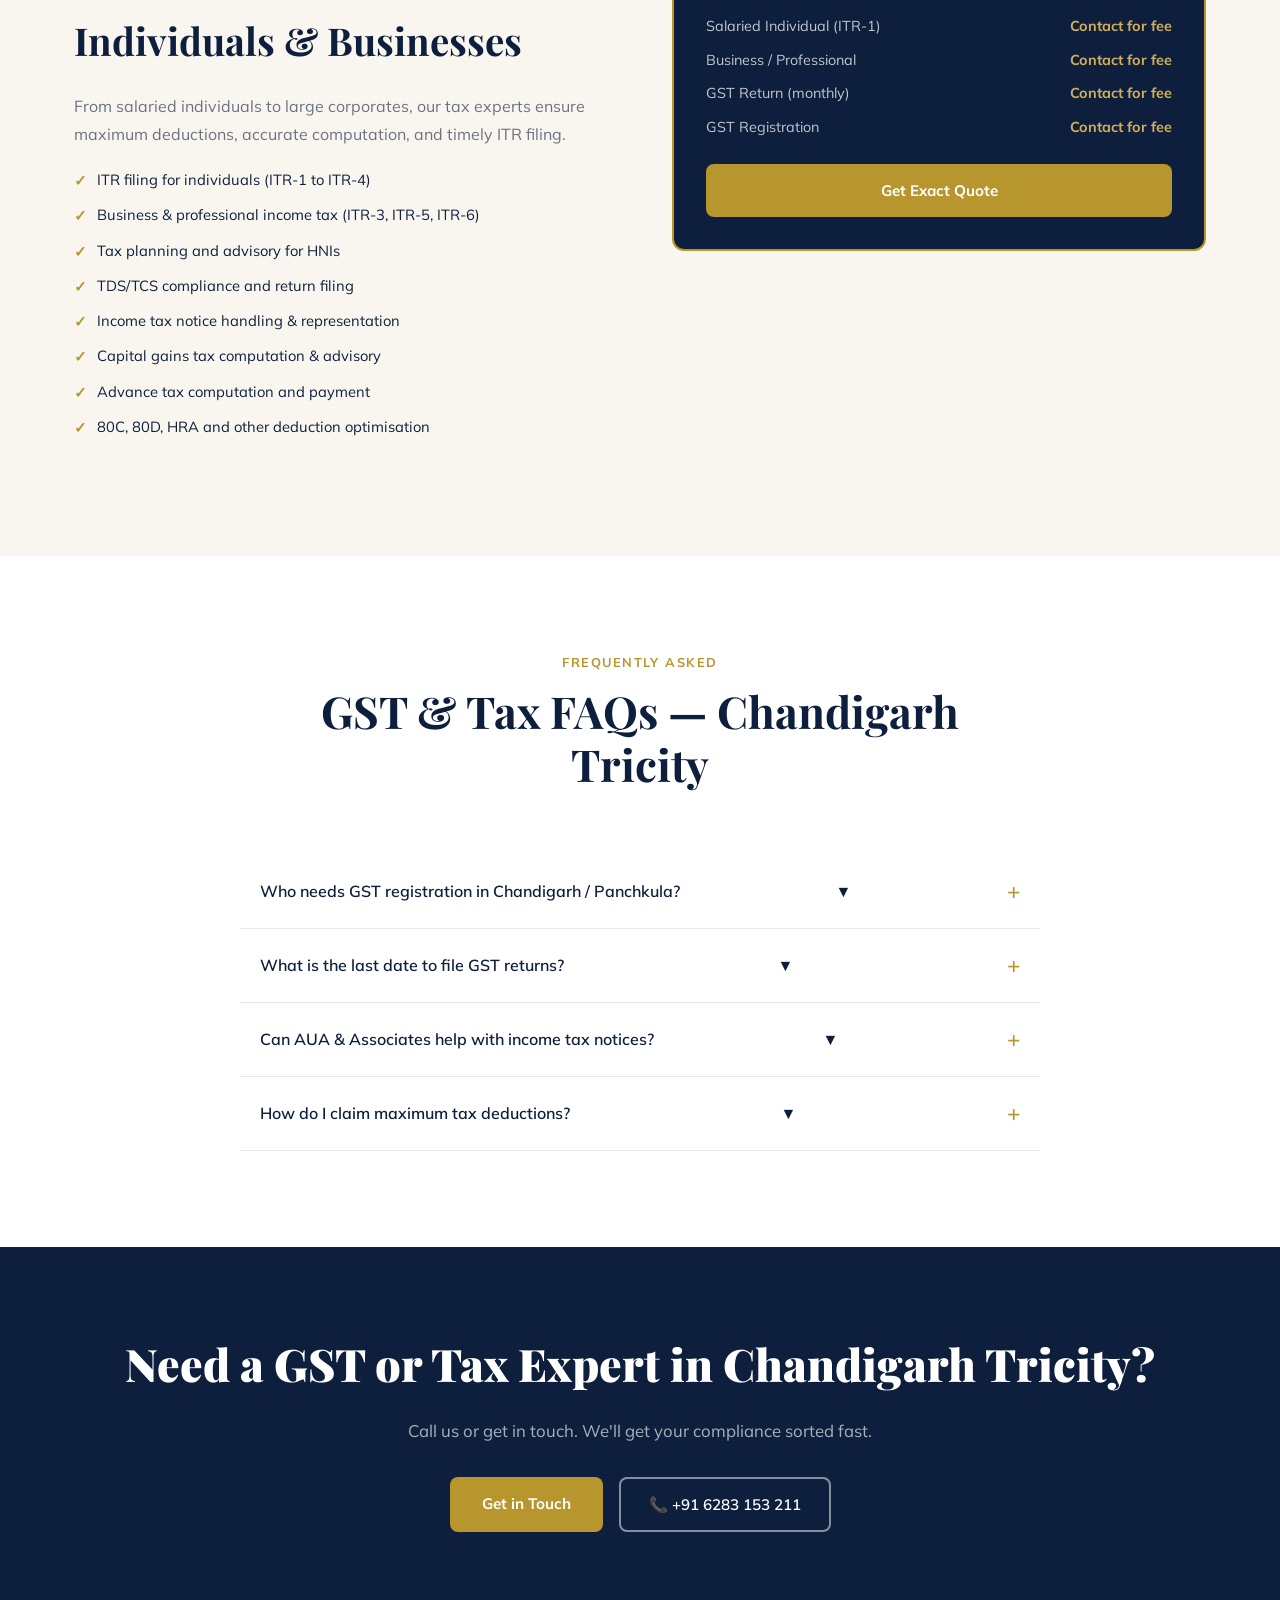
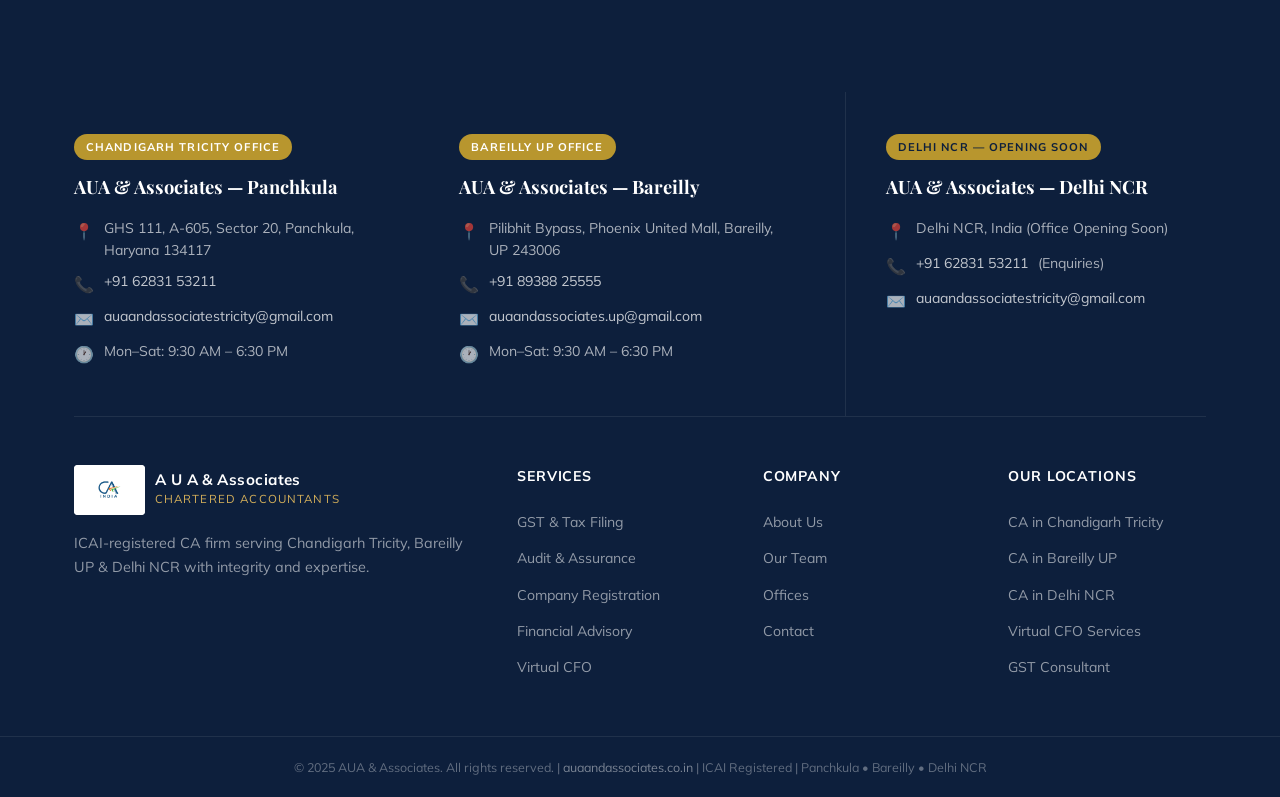
<file: gst-tax.html>
<!DOCTYPE html>
<html lang="en">
<head>
<meta charset="UTF-8">
<!-- Google Analytics GA4 -->
<script async src="https://www.googletagmanager.com/gtag/js?id=G-XXXXXXXXXX"></script>
<script>
  window.dataLayer = window.dataLayer || [];
  function gtag(){dataLayer.push(arguments);}
  gtag('js', new Date());
  gtag('config', 'G-VRH5YL7XPW');
</script>
<link rel="icon" type="image/x-icon" href="favicon.ico?v=2">
<link rel="icon" type="image/png" sizes="32x32" href="favicon-32.png?v=2">
<link rel="icon" type="image/png" sizes="16x16" href="favicon-16.png?v=2">
<link rel="apple-touch-icon" sizes="180x180" href="favicon-512.png?v=2">
<meta name="viewport" content="width=device-width, initial-scale=1.0">
<!-- PRIMARY SEO -->
<title>GST Filing & Income Tax CA in Chandigarh Panchkula | AUA & Associates</title>
<meta name="description" content="CA for GST filing & income tax in Chandigarh, Panchkula & Mohali. GST registration, GSTR-1/3B returns, ITR filing, TDS compliance. Expert advisory — AUA & Associates +91 6283 153 211.">
<meta name="keywords" content="GST filing Chandigarh, GST registration Panchkula, GST consultant Mohali, income tax filing Chandigarh, ITR filing Panchkula, CA for GST Tricity, GST return Chandigarh, TDS filing Panchkula, tax audit Chandigarh, GST notice Panchkula">
<meta name="robots" content="index, follow, max-snippet:-1, max-image-preview:large">
<link rel="canonical" href="https://auaandassociates.co.in/gst-tax.html">

<!-- OPEN GRAPH -->
<meta property="og:type" content="article">
<meta property="og:url" content="https://auaandassociates.co.in/gst-tax.html">
<meta property="og:title" content="GST & Income Tax Filing in Chandigarh Tricity | AUA & Associates">
<meta property="og:description" content="Expert GST registration, returns & income tax filing in Panchkula, Chandigarh & Mohali. On-time filing, zero penalties. Call +91 6283 153 211.">
<meta property="og:site_name" content="AUA & Associates">
<meta property="og:locale" content="en_IN">
<meta name="twitter:card" content="summary_large_image">
<meta name="geo.region" content="IN-HR, IN-UP, IN-DL">
<meta name="geo.placename" content="Panchkula, Haryana">

<!-- SCHEMA: Service + FAQPage -->
<script type="application/ld+json">
{
  "@context": "https://schema.org",
  "@graph": [
    {
      "@type": "Service",
      "serviceType": "GST & Income Tax Filing",
      "name": "GST Registration, Returns & Income Tax Filing",
      "description": "Complete GST and income tax compliance services for businesses and individuals in Chandigarh Tricity including Panchkula, Chandigarh and Mohali.",
      "provider": {
        "@type": "AccountingService",
        "name": "AUA & Associates",
        "telephone": "+916283153211",
        "address": {
          "@type": "PostalAddress",
          "streetAddress": "GHS 111, A-605, Sector 20",
          "addressLocality": "Panchkula",
          "addressRegion": "Haryana",
          "postalCode": "134117",
          "addressCountry": "IN"
        }
      },
      "areaServed": ["Panchkula","Chandigarh","Mohali","Zirakpur","Ambala","Bareilly","Pilibhit","Shahjahanpur","Rampur","Delhi","Noida","Gurugram","Faridabad","Ghaziabad"],
      "offers": [
        {"@type": "Offer", "name": "GST Registration", "price": "1999", "priceCurrency": "INR"},
        {"@type": "Offer", "name": "GST Monthly Return", "price": "1499", "priceCurrency": "INR"},
        {"@type": "Offer", "name": "ITR Filing (Salaried)", "price": "999", "priceCurrency": "INR"},
        {"@type": "Offer", "name": "ITR Filing (Business)", "price": "2499", "priceCurrency": "INR"}
      ]
    },
    {
      "@type": "FAQPage",
      "mainEntity": [
        {
          "@type": "Question",
          "name": "Who needs GST registration in Chandigarh or Panchkula?",
          "acceptedAnswer": {
            "@type": "Answer",
            "text": "Any business with annual turnover exceeding Contact for fee lakhs (Contact for fee lakhs for services) must register for GST. Businesses involved in inter-state supply, e-commerce, or import/export must register regardless of turnover."
          }
        },
        {
          "@type": "Question",
          "name": "What is the last date to file GST returns?",
          "acceptedAnswer": {
            "@type": "Answer",
            "text": "GSTR-3B is due on the 20th of each month for monthly filers. GSTR-1 is due on the 11th monthly or 13th quarterly. AUA & Associates tracks all deadlines and files on time for all clients."
          }
        },
        {
          "@type": "Question",
          "name": "Can AUA & Associates help with income tax notices in Chandigarh?",
          "acceptedAnswer": {
            "@type": "Answer",
            "text": "Yes. We handle all types of income tax notices including scrutiny assessments, demand notices, and departmental proceedings. Our CAs represent clients before income tax authorities in Chandigarh and Panchkula."
          }
        },
        {
          "@type": "Question",
          "name": "How much does GST filing cost in Panchkula?",
          "acceptedAnswer": {
            "@type": "Answer",
            "text": "GST monthly return filing starts at Contact for fee/month and GST registration starts at Contact for fee at AUA & Associates, Panchkula. Contact us for a custom quote based on your transaction volume."
          }
        }
      ]
    },
    {
      "@type": "BreadcrumbList",
      "itemListElement": [
        {"@type": "ListItem", "position": 1, "name": "Home", "item": "https://auaandassociates.co.in/"},
        {"@type": "ListItem", "position": 2, "name": "Services", "item": "https://auaandassociates.co.in/services.html"},
        {"@type": "ListItem", "position": 3, "name": "GST & Tax Filing", "item": "https://auaandassociates.co.in/gst-tax.html"}
      ]
    }
  ]
}
</script>

<link rel="stylesheet" href="style.css">
<link rel="preconnect" href="https://fonts.googleapis.com">
<link href="https://fonts.googleapis.com/css2?family=Playfair+Display:wght@400;600;700;900&family=Mulish:wght@300;400;500;600;700&display=swap" rel="stylesheet">
</head>
<body>
<nav class="nav-primary" id="navbar">
  <div class="nav-inner">
    <a href="index.html" class="logo">
      <img src="ca-india-logo.jpg" alt="CA India Logo" class="ca-logo-img">
      <div class="logo-text"><span class="logo-main">A U A &amp; Associates</span><span class="logo-sub">Chartered Accountants</span></div>
    </a>
    <button class="nav-hamburger hamburger" id="hamburger" aria-label="Toggle menu" aria-expanded="false">
      <span></span><span></span><span></span>
    </button>
    <ul class="nav-links nav-menu" id="navLinks">
      <li><a href="index.html">Home</a></li>
      <li><a href="about.html">About</a></li>
      <li class="dropdown"><a href="services.html" class="active">Services ▾</a><ul class="dropdown-menu"><li><a href="gst-tax.html">GST &amp; Tax Filing</a></li><li><a href="audit.html">Audit &amp; Assurance</a></li><li><a href="company-registration.html">Company Registration</a></li><li><a href="financial-advisory.html">Financial Advisory</a></li><li><a href="virtual-cfo.html">Virtual CFO</a></li></ul></li>
      <li><a href="team.html">Team</a></li>
      <li><a href="offices.html">Offices</a></li>
      <li><a href="contact.html">Contact</a></li>
    </ul>
  </div>
</nav>

<section class="page-hero" id="main-content">
  <div class="breadcrumb"><a href="index.html">Home</a> / <a href="services.html">Services</a> / GST & Tax Filing</div>
  <div class="hero-tag">GST & Taxation</div>
  <h1>GST & Income Tax Filing<br><em style="color:var(--gold-lt)">Chandigarh Tricity</em></h1>
  <p>Complete GST compliance and income tax services for businesses and individuals in Panchkula, Chandigarh & Mohali — accurate, timely and stress-free.</p>
  <a href="contact.html" class="btn-primary" style="margin-top:8px">Get Expert Help →</a>
</section>

<section class="content-section">
  <div class="container content-grid">
    <div class="content-text">
      <div class="section-tag">GST Services</div>
      <h2>Complete GST Compliance for Tricity Businesses</h2>
      <p>GST compliance is complex and ever-changing. AUA & Associates provides end-to-end GST services to keep your business fully compliant with zero penalties.</p>
      <ul class="feature-list">
        <li>GST Registration (Regular, Composition, Casual)</li>
        <li>Monthly / Quarterly GSTR-1 & GSTR-3B filing</li>
        <li>Annual Return (GSTR-9) & Reconciliation (GSTR-9C)</li>
        <li>GST audit under Section 35(5)</li>
        <li>Input Tax Credit (ITC) reconciliation and advisory</li>
        <li>GST notices & departmental representation</li>
        <li>E-way bill compliance management</li>
        <li>GST refund claims (exports, inverted duty)</li>
      </ul>
      <a href="contact.html" class="btn-primary">Book GST Consultant Tricityltation</a>
    </div>
    <div>
      <div class="info-card">
        <h3>Our GST Services</h3>
        <ul class="feature-list" style="margin-top:12px">
          <li>Dedicated GST specialists, not generalists</li>
          <li>Real-time GSTN portal monitoring</li>
          <li>Automated ITC mismatch alerts</li>
          <li>WhatsApp & email document collection</li>
          <li>On-time filing — never miss a deadline</li>
        </ul>
        <div class="stat-row">
          <div class="stat-item"><span class="num">300+</span><span class="lbl">GST Clients</span></div>
          <div class="stat-item"><span class="num">0</span><span class="lbl">Penalties</span></div>
        </div>
      </div>
    </div>
  </div>
</section>

<section class="content-section alt">
  <div class="container content-grid reverse">
    <div class="content-text">
      <div class="section-tag">Income Tax</div>
      <h2>Income Tax Filing for Individuals & Businesses</h2>
      <p>From salaried individuals to large corporates, our tax experts ensure maximum deductions, accurate computation, and timely ITR filing.</p>
      <ul class="feature-list">
        <li>ITR filing for individuals (ITR-1 to ITR-4)</li>
        <li>Business & professional income tax (ITR-3, ITR-5, ITR-6)</li>
        <li>Tax planning and advisory for HNIs</li>
        <li>TDS/TCS compliance and return filing</li>
        <li>Income tax notice handling & representation</li>
        <li>Capital gains tax computation & advisory</li>
        <li>Advance tax computation and payment</li>
        <li>80C, 80D, HRA and other deduction optimisation</li>
      </ul>
    </div>
    <div>
      <div class="pricing-card">
        <h3>Tax Filing Services</h3>
        <p>Transparent pricing for all income types</p>
        <ul style="display:flex;flex-direction:column;gap:10px">
          <li style="color:rgba(255,255,255,.75);font-size:.9rem;display:flex;justify-content:space-between"><span>Salaried Individual (ITR-1)</span><strong style="color:var(--gold-lt)">Contact for fee</strong></li>
          <li style="color:rgba(255,255,255,.75);font-size:.9rem;display:flex;justify-content:space-between"><span>Business / Professional</span><strong style="color:var(--gold-lt)">Contact for fee</strong></li>
          <li style="color:rgba(255,255,255,.75);font-size:.9rem;display:flex;justify-content:space-between"><span>GST Return (monthly)</span><strong style="color:var(--gold-lt)">Contact for fee</strong></li>
          <li style="color:rgba(255,255,255,.75);font-size:.9rem;display:flex;justify-content:space-between"><span>GST Registration</span><strong style="color:var(--gold-lt)">Contact for fee</strong></li>
        </ul>
        <a href="contact.html" class="btn-primary" style="margin-top:24px;display:block;text-align:center">Get Exact Quote</a>
      </div>
    </div>
  </div>
</section>

<section class="content-section">
  <div class="container">
    <div class="section-header">
      <div class="section-tag">Frequently Asked</div>
      <h2>GST & Tax FAQs — Chandigarh Tricity</h2>
    </div>
    <div class="faq-list">
      <div class="faq-item"><div class="faq-q">Who needs GST registration in Chandigarh / Panchkula? <span class="arrow">▼</span></div><div class="faq-a">Any business with an annual turnover exceeding Contact for fee lakhs (Contact for fee lakhs for services) must register for GST. Businesses involved in inter-state supply, e-commerce, or import/export must register regardless of turnover. Our CA team can assess your specific situation.</div></div>
      <div class="faq-item"><div class="faq-q">What is the last date to file GST returns? <span class="arrow">▼</span></div><div class="faq-a">GSTR-3B is due on the 20th of each month (monthly filers) or 22nd/24th (quarterly filers). GSTR-1 is due on the 11th monthly or 13th quarterly. We track all deadlines and file on time, every time.</div></div>
      <div class="faq-item"><div class="faq-q">Can AUA & Associates help with income tax notices? <span class="arrow">▼</span></div><div class="faq-a">Yes, absolutely. We handle all types of income tax notices including scrutiny assessments, demand notices, and departmental proceedings. Our experienced CAs represent clients before income tax authorities in Chandigarh and Panchkula.</div></div>
      <div class="faq-item"><div class="faq-q">How do I claim maximum tax deductions? <span class="arrow">▼</span></div><div class="faq-a">Our tax advisory service reviews your complete income profile and identifies all eligible deductions under sections 80C, 80D, 80G, HRA, LTA, home loan, etc. We also advise on tax-saving investments to minimise your liability legally.</div></div>
    </div>
  </div>
</section>

<section class="cta-banner">
  <div class="container">
    <h2>Need a GST or Tax Expert in Chandigarh Tricity?</h2>
    <p>Call us or get in touch. We'll get your compliance sorted fast.</p>
    <div class="cta-actions">
      <a href="contact.html" class="btn-primary">Get in Touch</a>
      <a href="tel:+916283153211" class="btn-outline-white">📞 +91 6283 153 211</a>
    </div>
  </div>
</section>

<footer class="footer">
  <div class="container">
    <div class="footer-offices">
      <div class="footer-office">
        <div class="fo-badge">Chandigarh Tricity Office</div>
        <h4>AUA &amp; Associates &mdash; Panchkula</h4>
        <div class="fo-detail"><span class="fo-icon">&#128205;</span><span>GHS 111, A-605, Sector 20, Panchkula, Haryana 134117</span></div>
        <div class="fo-detail"><span class="fo-icon">&#128222;</span><a href="tel:+916283153211">+91 62831 53211</a></div>
        <div class="fo-detail"><span class="fo-icon">&#9993;&#65039;</span><a href="mailto:auaandassociatestricity@gmail.com">auaandassociatestricity@gmail.com</a></div>
        <div class="fo-detail"><span class="fo-icon">&#128336;</span><span>Mon&ndash;Sat: 9:30 AM &ndash; 6:30 PM</span></div>
      </div>
      <div class="footer-office">
        <div class="fo-badge">Bareilly UP Office</div>
        <h4>AUA &amp; Associates &mdash; Bareilly</h4>
        <div class="fo-detail"><span class="fo-icon">&#128205;</span><span>Pilibhit Bypass, Phoenix United Mall, Bareilly, UP 243006</span></div>
        <div class="fo-detail"><span class="fo-icon">&#128222;</span><a href="tel:+918938825555">+91 89388 25555</a></div>
        <div class="fo-detail"><span class="fo-icon">&#9993;&#65039;</span><a href="mailto:auaandassociates.up@gmail.com">auaandassociates.up@gmail.com</a></div>
        <div class="fo-detail"><span class="fo-icon">&#128336;</span><span>Mon&ndash;Sat: 9:30 AM &ndash; 6:30 PM</span></div>
      </div>
      <div class="footer-office">
        <div class="fo-badge fo-badge--soon">Delhi NCR — Opening Soon</div>
        <h4>AUA &amp; Associates &mdash; Delhi NCR</h4>
        <div class="fo-detail"><span class="fo-icon">&#128205;</span><span>Delhi NCR, India (Office Opening Soon)</span></div>
        <div class="fo-detail"><span class="fo-icon">&#128222;</span><a href="tel:+916283153211">+91 62831 53211</a> (Enquiries)</div>
        <div class="fo-detail"><span class="fo-icon">&#9993;&#65039;</span><a href="mailto:auaandassociatestricity@gmail.com">auaandassociatestricity@gmail.com</a></div>
      </div>
    </div>
    <div class="footer-grid">
      <div class="footer-brand">
        <div class="logo">
          <img src="ca-india-logo.jpg" alt="CA India" class="ca-logo-img">
          <div class="logo-text"><span class="logo-main">A U A &amp; Associates</span><span class="logo-sub">Chartered Accountants</span></div>
        </div>
        <p>ICAI-registered CA firm serving Chandigarh Tricity, Bareilly UP &amp; Delhi NCR with integrity and expertise.</p>
      </div>
      <div class="footer-links"><h4>Services</h4><ul>
        <li><a href="gst-tax.html">GST &amp; Tax Filing</a></li>
        <li><a href="audit.html">Audit &amp; Assurance</a></li>
        <li><a href="company-registration.html">Company Registration</a></li>
        <li><a href="financial-advisory.html">Financial Advisory</a></li>
        <li><a href="virtual-cfo.html">Virtual CFO</a></li>
      </ul></div>
      <div class="footer-links"><h4>Company</h4><ul>
        <li><a href="about.html">About Us</a></li>
        <li><a href="team.html">Our Team</a></li>
        <li><a href="offices.html">Offices</a></li>
        <li><a href="contact.html">Contact</a></li>
      </ul></div>
      <div class="footer-links"><h4>Our Locations</h4><ul>
        <li><a href="ca-in-chandigarh-tricity.html">CA in Chandigarh Tricity</a></li>
        <li><a href="ca-in-bareilly-up.html">CA in Bareilly UP</a></li>
        <li><a href="ca-in-delhi-ncr.html">CA in Delhi NCR</a></li>
        <li><a href="virtual-cfo.html">Virtual CFO Services</a></li>
        <li><a href="gst-tax.html">GST Consultant</a></li>
      </ul></div>
    </div>
  </div>
  <div class="footer-bottom">
    <p>&copy; 2025 AUA &amp; Associates. All rights reserved. | <a href="https://auaandassociates.co.in">auaandassociates.co.in</a> | ICAI Registered | Panchkula &bull; Bareilly &bull; Delhi NCR</p>
  </div>
  <a id="whatsapp-float" href="https://wa.me/916283153211?text=Hello%20AUA%20%26%20Associates%2C%20I%20need%20CA%20services." target="_blank" rel="noopener" aria-label="Chat on WhatsApp">
    <svg xmlns="http://www.w3.org/2000/svg" viewBox="0 0 24 24" fill="white" width="30" height="30"><path d="M20.52 3.48A11.93 11.93 0 0 0 12 0C5.37 0 0 5.37 0 12c0 2.11.55 4.17 1.6 5.98L0 24l6.18-1.62A11.94 11.94 0 0 0 12 24c6.63 0 12-5.37 12-12 0-3.21-1.25-6.23-3.48-8.52zM12 22c-1.85 0-3.66-.5-5.24-1.44l-.37-.22-3.87 1.02 1.04-3.78-.24-.39A9.94 9.94 0 0 1 2 12C2 6.48 6.48 2 12 2c2.67 0 5.18 1.04 7.07 2.93A9.94 9.94 0 0 1 22 12c0 5.52-4.48 10-10 10zm5.44-7.4c-.3-.15-1.77-.87-2.04-.97-.28-.1-.48-.15-.68.15s-.78.97-.96 1.17c-.18.2-.35.22-.65.07a8.16 8.16 0 0 1-2.4-1.48 9.04 9.04 0 0 1-1.66-2.06c-.17-.3-.02-.46.13-.6.13-.13.3-.35.45-.52.15-.17.2-.3.3-.5.1-.2.05-.37-.02-.52-.08-.15-.68-1.63-.93-2.23-.24-.58-.49-.5-.68-.51l-.58-.01c-.2 0-.52.07-.79.37s-1.03 1.01-1.03 2.46 1.06 2.86 1.2 3.06c.15.2 2.08 3.18 5.04 4.46.7.3 1.25.49 1.68.62.7.22 1.34.19 1.85.12.56-.09 1.77-.72 2.02-1.42.25-.7.25-1.3.17-1.42-.07-.13-.27-.2-.57-.35z"/></svg>
  </a>
  <button id="back-to-top" aria-label="Back to top">&#8679;</button>
  <div id="mobile-call-bar">
    <a href="tel:+916283153211" class="mcb-btn mcb-call"><svg width="14" height="14" viewBox="0 0 24 24" fill="none" stroke="currentColor" stroke-width="2.5" stroke-linecap="round" stroke-linejoin="round"><path d="M22 16.92v3a2 2 0 01-2.18 2 19.79 19.79 0 01-8.63-3.07A19.5 19.5 0 013.07 8.81 19.79 19.79 0 01.12 2.18 2 2 0 012.1 0h3a2 2 0 012 1.72c.127.96.361 1.903.7 2.81a2 2 0 01-.45 2.11L6.09 7.91a16 16 0 006 6l1.27-1.27a2 2 0 012.11-.45c.907.339 1.85.573 2.81.7A2 2 0 0122 16.92z"/></svg>Tricity</a>
    <a href="tel:+918938825555" class="mcb-btn mcb-enquire"><svg width="14" height="14" viewBox="0 0 24 24" fill="none" stroke="currentColor" stroke-width="2.5" stroke-linecap="round" stroke-linejoin="round"><path d="M22 16.92v3a2 2 0 01-2.18 2 19.79 19.79 0 01-8.63-3.07A19.5 19.5 0 013.07 8.81 19.79 19.79 0 01.12 2.18 2 2 0 012.1 0h3a2 2 0 012 1.72c.127.96.361 1.903.7 2.81a2 2 0 01-.45 2.11L6.09 7.91a16 16 0 006 6l1.27-1.27a2 2 0 012.11-.45c.907.339 1.85.573 2.81.7A2 2 0 0122 16.92z"/></svg>Bareilly</a>
    <a href="https://wa.me/916283153211?text=Hello%20AUA%20%26%20Associates%2C%20I%20need%20CA%20services." target="_blank" rel="noopener" class="mcb-btn mcb-wa"><svg width="14" height="14" viewBox="0 0 32 32" fill="currentColor"><path d="M16 1C7.716 1 1 7.716 1 16c0 2.628.687 5.095 1.886 7.232L1 31l8.013-2.1A14.94 14.94 0 0016 31c8.284 0 15-6.716 15-15S24.284 1 16 1zm7.5 21.07c-.31.872-1.54 1.596-2.52 1.806-.672.142-1.55.255-4.506-1.012-3.784-1.61-6.226-5.45-6.415-5.702-.182-.25-1.53-2.035-1.53-3.882 0-1.847.966-2.753 1.308-3.13.31-.34.677-.425.903-.425l.65.012c.208.01.488-.079.764.583.285.68.97 2.35.055 2.67l-.32.125c-.3-.128-.768-.307-1.41-.586-.64-.278-1.067-.462-1.208-.527-.14-.065-.27-.073-.38.073-.11.146-.448.54-.55.652-.1.112-.202.126-.376.042a4.74 4.74 0 01-1.404-.866 5.27 5.27 0 01-.97-1.205c-.1-.175-.01-.27.076-.35.076-.073.175-.204.263-.305.088-.1.117-.175.175-.292.058-.117.029-.219-.014-.305-.044-.087-.397-.954-.543-1.305-.14-.338-.285-.292-.397-.298l-.34-.006c-.117 0-.308.044-.462.219s-.602.59-.602 1.438.616 1.67.703 1.787c.087.117 1.215 1.856 2.943 2.604z"/></svg>WhatsApp</a>
  </div>
</footer>
<script src="main.js" defer></script>
</body>
</html>
</file>
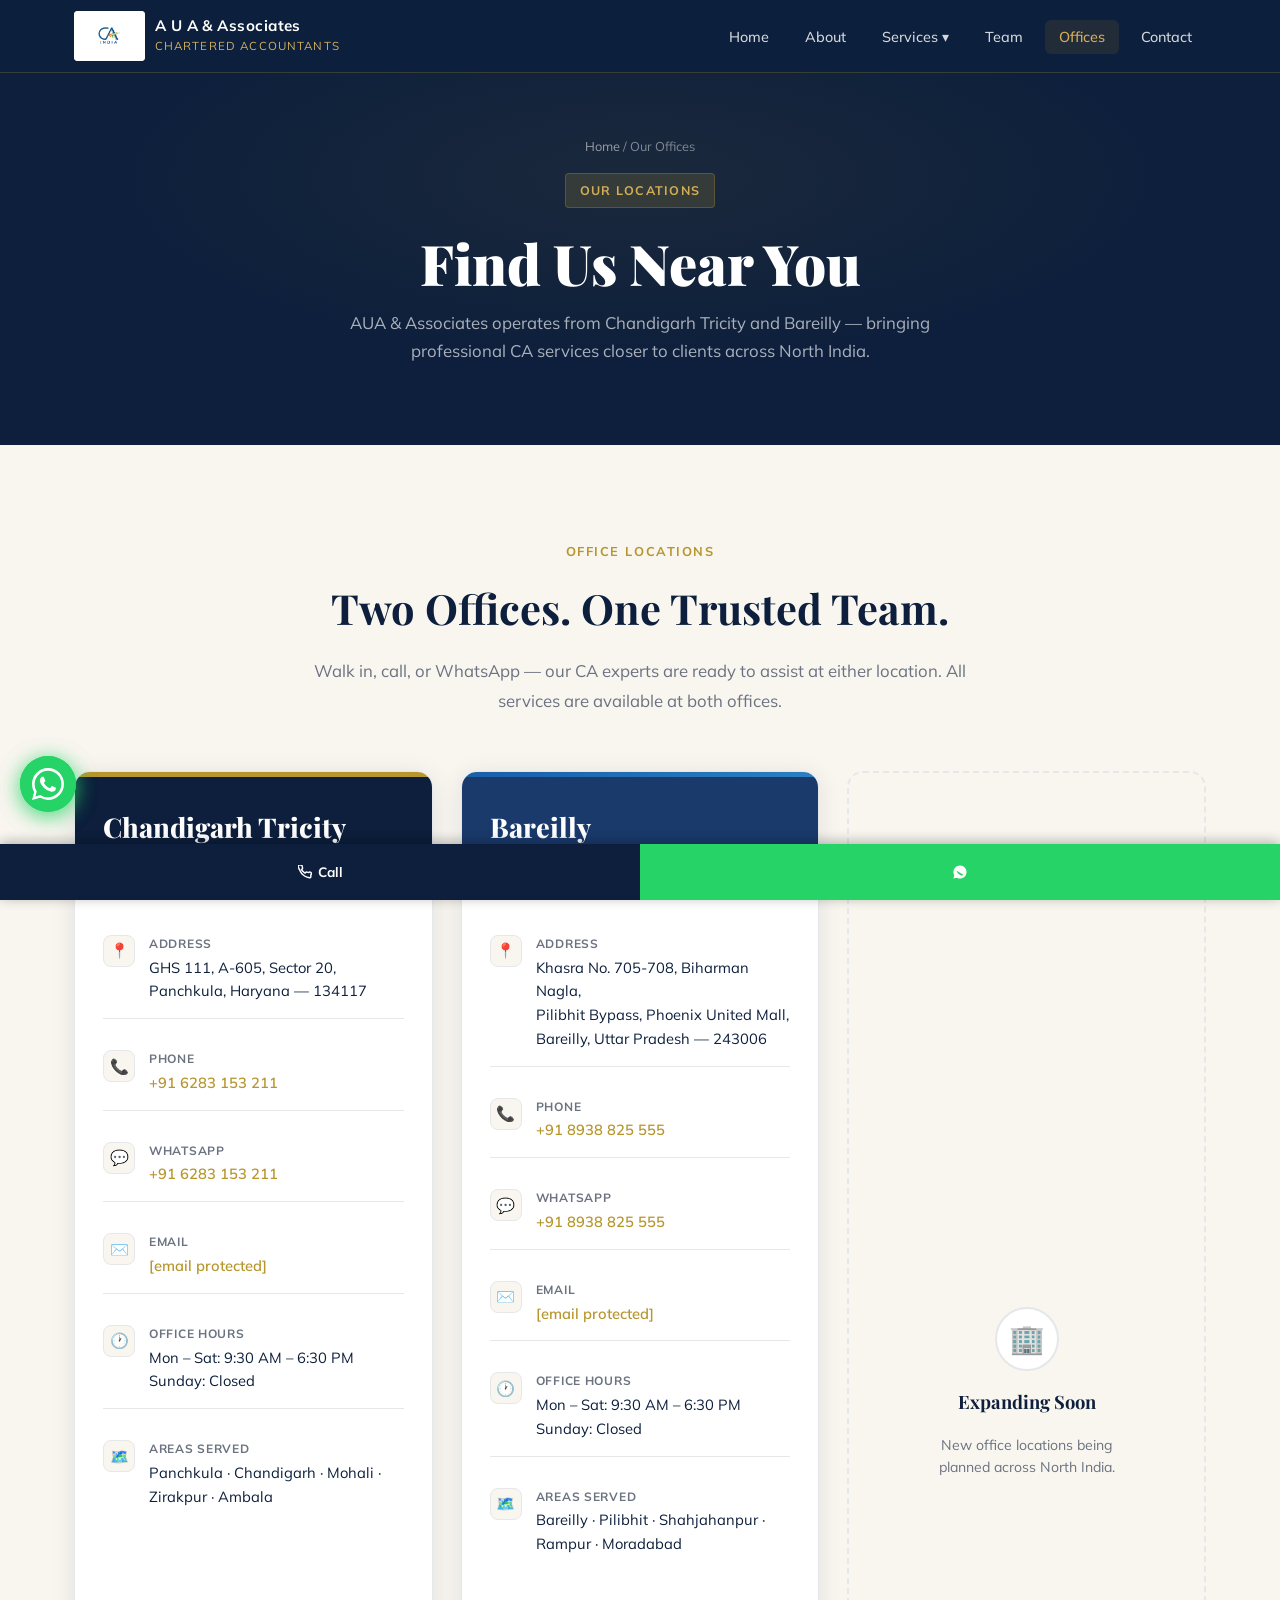
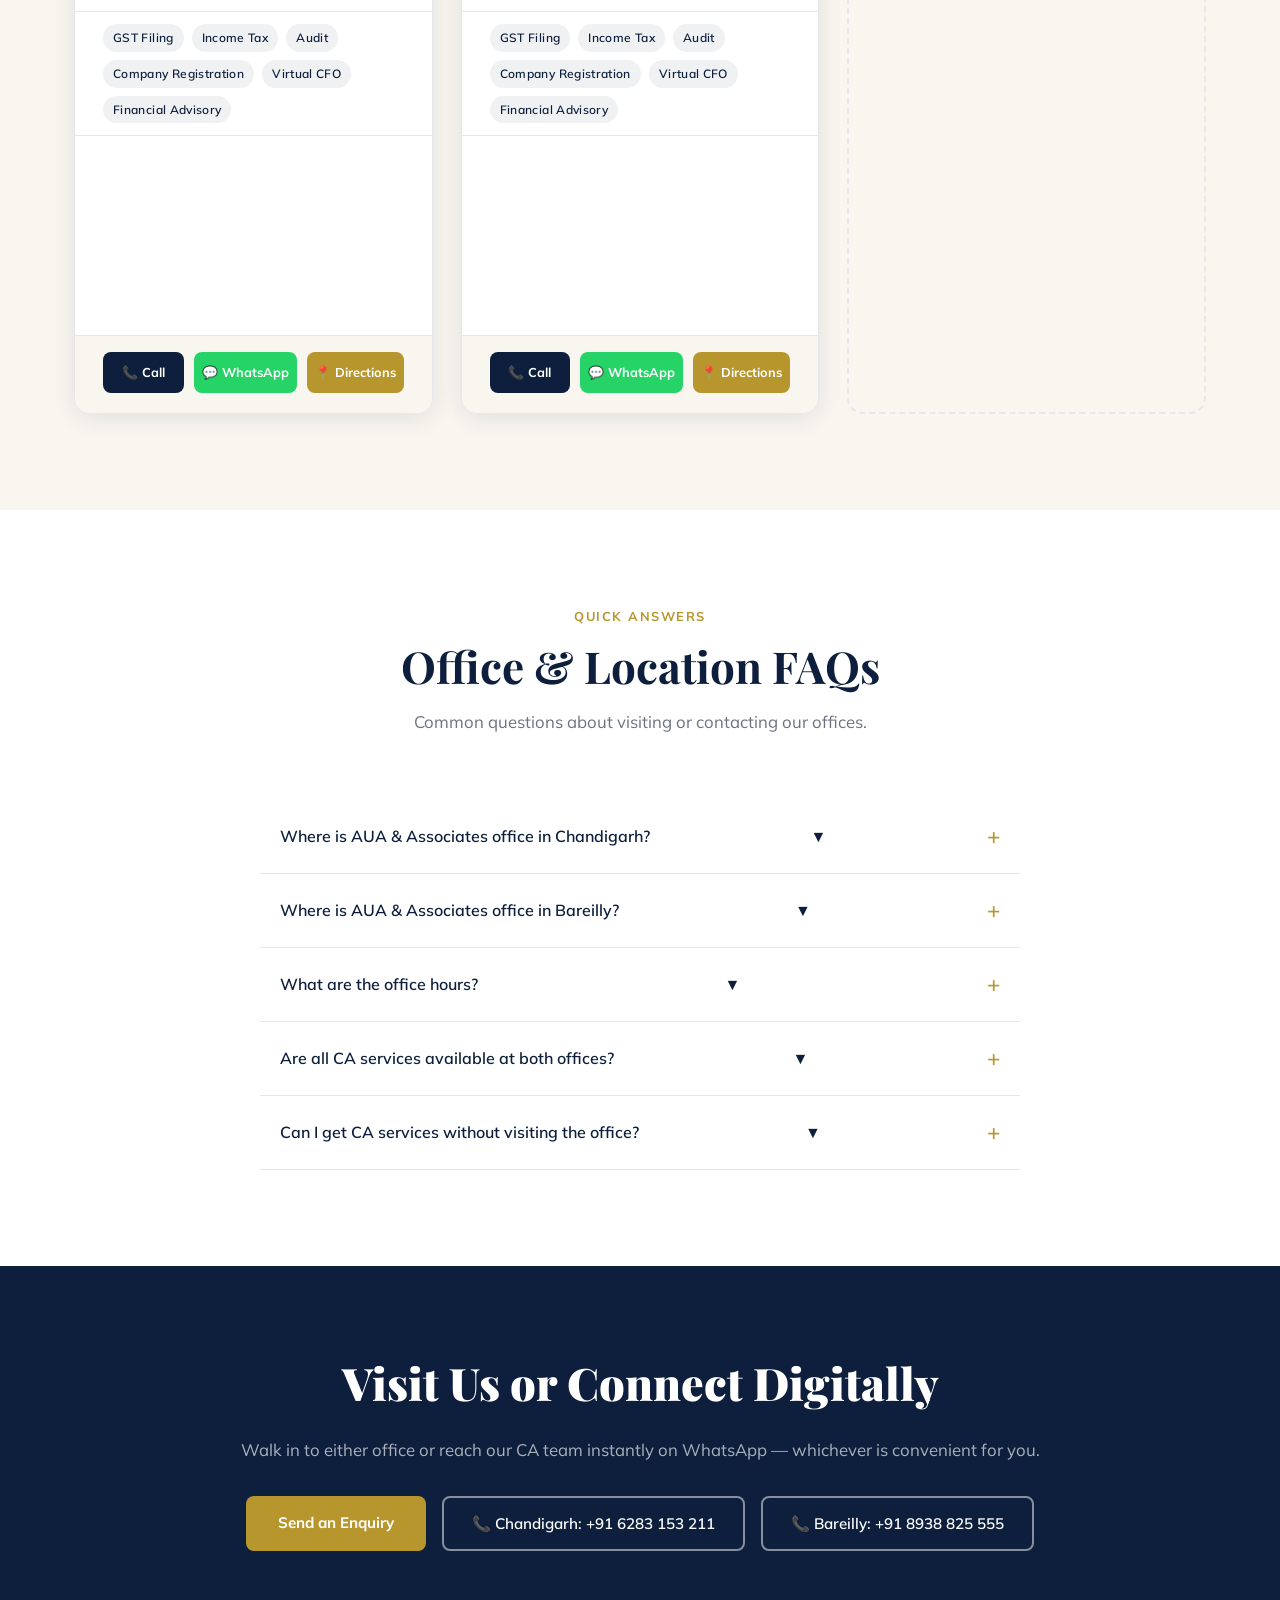
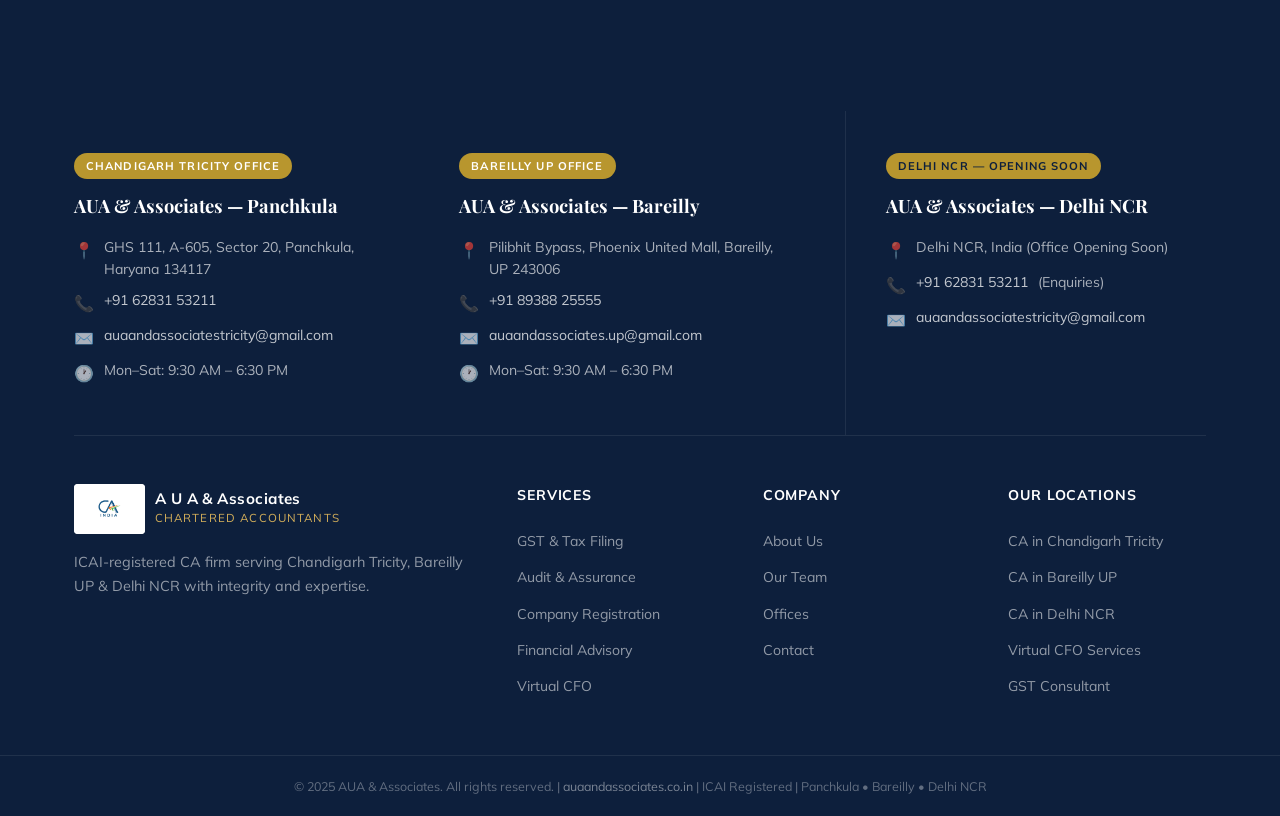
<file: offices.html>
<!DOCTYPE html>
<html lang="en">
<head>
<meta charset="UTF-8">
<!-- Google Analytics GA4 -->
<script async src="https://www.googletagmanager.com/gtag/js?id=G-XXXXXXXXXX"></script>
<script>
  window.dataLayer = window.dataLayer || [];
  function gtag(){dataLayer.push(arguments);}
  gtag('js', new Date());
  gtag('config', 'G-VRH5YL7XPW');
</script>
<link rel="icon" type="image/x-icon" href="favicon.ico?v=2">
<link rel="icon" type="image/png" sizes="32x32" href="favicon-32.png?v=2">
<link rel="icon" type="image/png" sizes="16x16" href="favicon-16.png?v=2">
<link rel="apple-touch-icon" sizes="180x180" href="favicon-512.png?v=2">
<meta name="viewport" content="width=device-width, initial-scale=1.0">
<title>Our Offices | CA in Chandigarh & Bareilly | AUA & Associates</title>
<meta name="description" content="Visit AUA & Associates at our Chandigarh Tricity office (Panchkula, Haryana) or Bareilly office (UP). Expert CA services — GST, Tax, Audit & Company Registration. Call +91 6283 153 211.">
<meta name="keywords" content="CA office Chandigarh, CA office Bareilly, Chartered Accountant Panchkula, CA Bareilly UP, CA near me Bareilly, GST CA Chandigarh, tax consultant Bareilly, CA firm Panchkula Haryana, AUA Associates office, CA office Pilibhit Bypass Bareilly">
<meta name="robots" content="index, follow, max-snippet:-1, max-image-preview:large">
<link rel="canonical" href="https://auaandassociates.co.in/offices.html">
<meta property="og:type" content="website">
<meta property="og:url" content="https://auaandassociates.co.in/offices.html">
<meta property="og:title" content="Our Offices | AUA & Associates | Chandigarh & Bareilly">
<meta property="og:description" content="Two office locations — Chandigarh Tricity (Panchkula) and Bareilly (UP). Walk in or call for CA services.">
<meta property="og:site_name" content="AUA & Associates">
<meta property="og:locale" content="en_IN">
<meta name="twitter:card" content="summary_large_image">

<!-- AEO: FAQ Schema for voice search & AI answers -->
<script type="application/ld+json">
{
  "@context": "https://schema.org",
  "@graph": [
    {
      "@type": "AccountingService",
      "@id": "https://auaandassociates.co.in/#office-chandigarh",
      "name": "AUA & Associates — Chandigarh Tricity Office",
      "telephone": "+916283153211",
      "email": "auaandassociatestricity@gmail.com",
      "address": {
        "@type": "PostalAddress",
        "streetAddress": "GHS 111, A-605, Sector 20",
        "addressLocality": "Panchkula",
        "addressRegion": "Haryana",
        "postalCode": "134117",
        "addressCountry": "IN"
      },
      "geo": {"@type": "GeoCoordinates", "latitude": 30.6942, "longitude": 76.8606},
      "areaServed": ["Panchkula","Chandigarh","Mohali","Zirakpur","Ambala","Bareilly","Pilibhit","Shahjahanpur","Rampur","Delhi","Noida","Gurugram","Faridabad","Ghaziabad"],
      "openingHoursSpecification": [{"@type": "OpeningHoursSpecification","dayOfWeek": ["Monday","Tuesday","Wednesday","Thursday","Friday","Saturday"],"opens": "09:30","closes": "18:30"}],
      "hasOfferCatalog": {"@type": "OfferCatalog","name": "CA Services","itemListElement": [{"@type": "Offer","itemOffered": {"@type": "Service","name": "GST & Tax Filing"}},{"@type": "Offer","itemOffered": {"@type": "Service","name": "Audit & Assurance"}},{"@type": "Offer","itemOffered": {"@type": "Service","name": "Company Registration"}},{"@type": "Offer","itemOffered": {"@type": "Service","name": "Virtual CFO"}}]}
    },
    {
      "@type": "AccountingService",
      "@id": "https://auaandassociates.co.in/#office-bareilly",
      "name": "AUA & Associates — Bareilly Office",
      "telephone": "+918938825555",
      "email": "auaandassociatestricity@gmail.com",
      "address": {
        "@type": "PostalAddress",
        "streetAddress": "Khasra No. 705-708, Biharman Nagla, Pilibhit Bypass, Phoenix United Mall",
        "addressLocality": "Bareilly",
        "addressRegion": "Uttar Pradesh",
        "postalCode": "243006",
        "addressCountry": "IN"
      },
      "geo": {"@type": "GeoCoordinates", "latitude": 28.3670, "longitude": 79.4304},
      "areaServed": ["Panchkula","Chandigarh","Mohali","Zirakpur","Ambala","Bareilly","Pilibhit","Shahjahanpur","Rampur","Delhi","Noida","Gurugram","Faridabad","Ghaziabad"],
      "openingHoursSpecification": [{"@type": "OpeningHoursSpecification","dayOfWeek": ["Monday","Tuesday","Wednesday","Thursday","Friday","Saturday"],"opens": "09:30","closes": "18:30"}],
      "hasOfferCatalog": {"@type": "OfferCatalog","name": "CA Services","itemListElement": [{"@type": "Offer","itemOffered": {"@type": "Service","name": "GST & Tax Filing"}},{"@type": "Offer","itemOffered": {"@type": "Service","name": "Audit & Assurance"}},{"@type": "Offer","itemOffered": {"@type": "Service","name": "Company Registration"}},{"@type": "Offer","itemOffered": {"@type": "Service","name": "Virtual CFO"}}]}
    },
    {
      "@type": "FAQPage",
      "mainEntity": [
        {"@type": "Question","name": "Where is AUA & Associates office in Chandigarh?","acceptedAnswer": {"@type": "Answer","text": "AUA & Associates Chandigarh Tricity office is located at GHS 111, A-605, Sector 20, Panchkula, Haryana 134117. Contact: +91 6283 153 211."}},
        {"@type": "Question","name": "Where is AUA & Associates office in Bareilly?","acceptedAnswer": {"@type": "Answer","text": "AUA & Associates Bareilly office is at Khasra No. 705-708, Biharman Nagla, Pilibhit Bypass, Phoenix United Mall, Bareilly, UP 243006. Contact: +91 8938 825 555."}},
        {"@type": "Question","name": "What are AUA & Associates office hours?","acceptedAnswer": {"@type": "Answer","text": "Both offices are open Monday to Saturday, 9:30 AM to 6:30 PM. Closed on Sundays. WhatsApp available on weekends for queries."}},
        {"@type": "Question","name": "Is there a CA firm near Phoenix United Mall Bareilly?","acceptedAnswer": {"@type": "Answer","text": "Yes. AUA & Associates has an office near Phoenix United Mall, Pilibhit Bypass, Bareilly, UP 243006. Call +91 8938 825 555."}}
      ]
    },
    {
      "@type": "BreadcrumbList",
      "itemListElement": [
        {"@type": "ListItem","position": 1,"name": "Home","item": "https://auaandassociates.co.in/"},
        {"@type": "ListItem","position": 2,"name": "Our Offices","item": "https://auaandassociates.co.in/offices.html"}
      ]
    }
  ]
}
</script>

<link rel="stylesheet" href="style.css">
<link rel="preconnect" href="https://fonts.googleapis.com">
<link href="https://fonts.googleapis.com/css2?family=Playfair+Display:wght@400;600;700;900&family=Mulish:wght@300;400;500;600;700&display=swap" rel="stylesheet">

<style>
/* ── OFFICES PAGE SPECIFIC STYLES ── */
.offices-intro {
  text-align: center;
  max-width: 680px;
  margin: 0 auto 56px;
}
.offices-intro h2 {
  font-family: var(--font-head);
  font-size: clamp(1.9rem, 3.5vw, 2.6rem);
  font-weight: 700; margin-bottom: 14px;
}
.offices-intro p { color: var(--gray); font-size: 1.05rem; line-height: 1.75; }

/* Office Cards Grid — scales to any number of offices */
.offices-grid {
  display: grid;
  grid-template-columns: repeat(auto-fit, minmax(320px, 1fr));
  gap: 28px;
}

/* Individual Office Card */
.office-card {
  background: var(--white);
  border-radius: 16px;
  border: 1px solid var(--border);
  overflow: hidden;
  box-shadow: var(--shadow);
  transition: transform 0.28s ease, box-shadow 0.28s ease;
  display: flex;
  flex-direction: column;
}
.office-card:hover {
  transform: translateY(-5px);
  box-shadow: var(--shadow-lg);
}

/* Card Top Color Bar */
.office-card-bar {
  height: 5px;
  background: var(--gold);
}
.office-card-bar.bar-2 { background: linear-gradient(90deg, #1a5ea7, #2b7fc1); }

/* Card Header */
.office-card-header {
  padding: 28px 28px 20px;
  background: var(--navy);
}
.office-city-name {
  font-family: var(--font-head);
  font-size: 1.7rem;
  font-weight: 800;
  color: var(--white);
  margin-bottom: 4px;
}
.office-region {
  color: var(--gold-lt);
  font-size: .82rem;
  font-weight: 600;
  letter-spacing: .08em;
  text-transform: uppercase;
}

/* Card Body */
.office-card-body {
  padding: 24px 28px;
  flex: 1;
  display: flex;
  flex-direction: column;
  gap: 0;
}
.office-detail {
  display: flex;
  gap: 14px;
  align-items: flex-start;
  padding: 14px 0;
  border-bottom: 1px solid var(--border);
}
.office-detail:last-child { border-bottom: none; }
.od-icon {
  width: 36px; height: 36px;
  border-radius: 8px;
  background: var(--cream);
  border: 1px solid var(--border);
  display: flex; align-items: center; justify-content: center;
  font-size: 1rem;
  flex-shrink: 0;
  margin-top: 1px;
}
.od-label {
  font-size: .75rem;
  font-weight: 700;
  color: var(--gray);
  letter-spacing: .06em;
  text-transform: uppercase;
  display: block;
  margin-bottom: 3px;
}
.od-value {
  font-size: .92rem;
  color: var(--navy);
  line-height: 1.55;
}
.od-value a {
  color: var(--gold);
  font-weight: 600;
}
.od-value a:hover { color: var(--navy); }

/* Google Map */
.office-map {
  width: 100%;
  height: 200px;
  border: none;
  border-top: 1px solid var(--border);
  display: block;
}

/* Card Footer — action buttons */
.office-card-footer {
  padding: 16px 28px 20px;
  display: grid;
  grid-template-columns: 1fr 1fr 1fr;
  gap: 10px;
  background: var(--cream);
  border-top: 1px solid var(--border);
}
.ofc-btn {
  padding: 10px 8px;
  border-radius: 8px;
  font-weight: 700;
  font-size: .8rem;
  text-align: center;
  text-decoration: none;
  transition: all 0.22s ease;
  display: flex;
  align-items: center;
  justify-content: center;
  gap: 4px;
  white-space: nowrap;
  -webkit-tap-highlight-color: transparent;
  touch-action: manipulation;
}
.ofc-call     { background: var(--navy);  color: var(--white); }
.ofc-call:hover { background: #1a3060; }
.ofc-wa       { background: #25D366;   color: var(--white); }
.ofc-wa:hover   { background: #20b858; }
.ofc-dir      { background: var(--gold); color: var(--white); }
.ofc-dir:hover  { background: var(--gold-lt); }

/* "Add More Offices" placeholder card — future-ready */
.office-add-card {
  border-radius: 16px;
  border: 2px dashed var(--border);
  padding: 48px 28px;
  display: flex;
  flex-direction: column;
  align-items: center;
  justify-content: center;
  text-align: center;
  gap: 16px;
  min-height: 300px;
  background: var(--cream);
  transition: border-color 0.22s;
}
.office-add-card:hover { border-color: var(--gold); }
.add-icon {
  width: 64px; height: 64px;
  border-radius: 50%;
  background: var(--white);
  border: 2px solid var(--border);
  display: flex; align-items: center; justify-content: center;
  font-size: 1.8rem;
}
.office-add-card h4 {
  font-family: var(--font-head);
  font-size: 1.15rem;
  color: var(--navy);
}
.office-add-card p {
  color: var(--gray);
  font-size: .88rem;
  max-width: 200px;
  line-height: 1.6;
}

/* Services at location strip */
.location-services {
  background: var(--white);
  border-top: 1px solid var(--border);
  padding: 12px 28px;
  display: flex;
  flex-wrap: wrap;
  gap: 8px;
}
.loc-service-pill {
  background: rgba(13,31,60,.06);
  color: var(--navy);
  font-size: .75rem;
  font-weight: 600;
  padding: 4px 10px;
  border-radius: 20px;
  letter-spacing: .03em;
}

/* AEO FAQ section */
.faq-offices { max-width: 760px; margin: 0 auto; }

/* Responsive */
@media (max-width: 720px) {
  .offices-grid { grid-template-columns: 1fr; }
  .office-card-header { padding: 22px 20px 18px; }
  .office-card-body { padding: 18px 20px; }
  .office-card-footer { padding: 14px 20px 16px; gap: 8px; }
  .ofc-btn { font-size: .75rem; padding: 10px 6px; }
  .office-add-card { min-height: 200px; padding: 32px 20px; }
}
@media (max-width: 400px) {
  .office-card-footer { grid-template-columns: 1fr 1fr; }
  .ofc-dir { grid-column: 1 / -1; }
}
</style>
</head>
<body>

<!-- NAVBAR -->
<nav class="nav-primary" id="navbar">
  <div class="nav-inner">
    <a href="index.html" class="logo">
      <img src="ca-india-logo.jpg" alt="CA India Logo" class="ca-logo-img">
      <div class="logo-text"><span class="logo-main">A U A &amp; Associates</span><span class="logo-sub">Chartered Accountants</span></div>
    </a>
    <button class="nav-hamburger hamburger" id="hamburger" aria-label="Toggle menu" aria-expanded="false">
      <span></span><span></span><span></span>
    </button>
    <ul class="nav-links nav-menu" id="navLinks">
      <li><a href="index.html">Home</a></li>
      <li><a href="about.html">About</a></li>
      <li class="dropdown"><a href="services.html">Services ▾</a><ul class="dropdown-menu"><li><a href="gst-tax.html">GST &amp; Tax Filing</a></li><li><a href="audit.html">Audit &amp; Assurance</a></li><li><a href="company-registration.html">Company Registration</a></li><li><a href="financial-advisory.html">Financial Advisory</a></li><li><a href="virtual-cfo.html">Virtual CFO</a></li></ul></li>
      <li><a href="team.html">Team</a></li>
      <li><a href="offices.html" class="active">Offices</a></li>
      <li><a href="contact.html">Contact</a></li>
    </ul>
  </div>
</nav>

<!-- PAGE HERO -->
<section class="page-hero" id="main-content">
  <div class="breadcrumb"><a href="index.html">Home</a> / Our Offices</div>
  <div class="hero-tag">Our Locations</div>
  <h1>Find Us Near You</h1>
  <p>AUA &amp; Associates operates from Chandigarh Tricity and Bareilly — bringing professional CA services closer to clients across North India.</p>
</section>

<!-- OFFICES SECTION -->
<section class="section" style="background:var(--cream);">
  <div class="container">

    <div class="offices-intro">
      <div class="section-tag">Office Locations</div>
      <h2>Two Offices. One Trusted Team.</h2>
      <p>Walk in, call, or WhatsApp — our CA experts are ready to assist at either location. All services are available at both offices.</p>
    </div>

    <div class="offices-grid">

      <!-- ══ OFFICE 1: CHANDIGARH TRICITY ══ -->
      <div class="office-card">
        <div class="office-card-bar"></div>
        <div class="office-card-header">
          <div class="office-city-name">Chandigarh Tricity</div>
          <div class="office-region">Panchkula, Haryana</div>
        </div>

        <div class="office-card-body">
          <div class="office-detail">
            <div class="od-icon">📍</div>
            <div>
              <span class="od-label">Address</span>
              <span class="od-value">GHS 111, A-605, Sector 20,<br>Panchkula, Haryana — 134117</span>
            </div>
          </div>
          <div class="office-detail">
            <div class="od-icon">📞</div>
            <div>
              <span class="od-label">Phone</span>
              <span class="od-value"><a href="tel:+916283153211">+91 6283 153 211</a></span>
            </div>
          </div>
          <div class="office-detail">
            <div class="od-icon">💬</div>
            <div>
              <span class="od-label">WhatsApp</span>
              <span class="od-value"><a href="https://wa.me/916283153211" target="_blank" rel="noopener">+91 6283 153 211</a></span>
            </div>
          </div>
          <div class="office-detail">
            <div class="od-icon">✉️</div>
            <div>
              <span class="od-label">Email</span>
              <span class="od-value"><a href="/cdn-cgi/l/email-protection#d7b6a2b6b6b9b3b6a4a4b8b4beb6a3b2a4a3a5beb4bea3ae97b0bab6bebbf9b4b8ba"><span class="__cf_email__" data-cfemail="78190d1919161c190b0b171b11190c1d0b0c0a111b110c01381f15191114561b1715">[email&#160;protected]</span></a></span>
            </div>
          </div>
          <div class="office-detail">
            <div class="od-icon">🕐</div>
            <div>
              <span class="od-label">Office Hours</span>
              <span class="od-value">Mon – Sat: 9:30 AM – 6:30 PM<br>Sunday: Closed</span>
            </div>
          </div>
          <div class="office-detail">
            <div class="od-icon">🗺️</div>
            <div>
              <span class="od-label">Areas Served</span>
              <span class="od-value">Panchkula · Chandigarh · Mohali · Zirakpur · Ambala</span>
            </div>
          </div>
        </div>

        <div class="location-services">
          <span class="loc-service-pill">GST Filing</span>
          <span class="loc-service-pill">Income Tax</span>
          <span class="loc-service-pill">Audit</span>
          <span class="loc-service-pill">Company Registration</span>
          <span class="loc-service-pill">Virtual CFO</span>
          <span class="loc-service-pill">Financial Advisory</span>
        </div>

        <iframe class="office-map"
          src="https://www.google.com/maps/embed?pb=!1m18!1m12!1m3!1d3431.9!2d76.8500!3d30.7000!2m3!1f0!2f0!3f0!3m2!1i1024!2i768!4f13.1!3m3!1m2!1s0x0%3A0x0!2sSector%2020%2C%20Panchkula%2C%20Haryana!5e0!3m2!1sen!2sin!4v1"
          allowfullscreen="" loading="lazy"
          title="AUA & Associates — Chandigarh Tricity Office, Sector 20 Panchkula">
        </iframe>

        <div class="office-card-footer">
          <a href="tel:+916283153211" class="ofc-btn ofc-call">📞 Call</a>
          <a href="https://wa.me/916283153211?text=Hello%20AUA%20%26%20Associates%2C%20I%20need%20CA%20services%20at%20your%20Chandigarh%20office." target="_blank" rel="noopener" class="ofc-btn ofc-wa">💬 WhatsApp</a>
          <a href="https://maps.google.com/?q=GHS+111+A-605+Sector+20+Panchkula+Haryana+134117" target="_blank" rel="noopener" class="ofc-btn ofc-dir">📍 Directions</a>
        </div>
      </div>

      <!-- ══ OFFICE 2: BAREILLY ══ -->
      <div class="office-card">
        <div class="office-card-bar bar-2"></div>
        <div class="office-card-header" style="background:#1a3a6c;">
          <div class="office-city-name">Bareilly</div>
          <div class="office-region">Uttar Pradesh</div>
        </div>

        <div class="office-card-body">
          <div class="office-detail">
            <div class="od-icon">📍</div>
            <div>
              <span class="od-label">Address</span>
              <span class="od-value">Khasra No. 705-708, Biharman Nagla,<br>Pilibhit Bypass, Phoenix United Mall,<br>Bareilly, Uttar Pradesh — 243006</span>
            </div>
          </div>
          <div class="office-detail">
            <div class="od-icon">📞</div>
            <div>
              <span class="od-label">Phone</span>
              <span class="od-value"><a href="tel:+918938825555">+91 8938 825 555</a></span>
            </div>
          </div>
          <div class="office-detail">
            <div class="od-icon">💬</div>
            <div>
              <span class="od-label">WhatsApp</span>
              <span class="od-value"><a href="https://wa.me/918938825555" target="_blank" rel="noopener">+91 8938 825 555</a></span>
            </div>
          </div>
          <div class="office-detail">
            <div class="od-icon">✉️</div>
            <div>
              <span class="od-label">Email</span>
              <span class="od-value"><a href="/cdn-cgi/l/email-protection#43223622222d272230302c202a2237263037312a202a373a03242e222a2f6d202c2e"><span class="__cf_email__" data-cfemail="55342034343b313426263a363c3421302621273c363c212c153238343c397b363a38">[email&#160;protected]</span></a></span>
            </div>
          </div>
          <div class="office-detail">
            <div class="od-icon">🕐</div>
            <div>
              <span class="od-label">Office Hours</span>
              <span class="od-value">Mon – Sat: 9:30 AM – 6:30 PM<br>Sunday: Closed</span>
            </div>
          </div>
          <div class="office-detail">
            <div class="od-icon">🗺️</div>
            <div>
              <span class="od-label">Areas Served</span>
              <span class="od-value">Bareilly · Pilibhit · Shahjahanpur · Rampur · Moradabad</span>
            </div>
          </div>
        </div>

        <div class="location-services">
          <span class="loc-service-pill">GST Filing</span>
          <span class="loc-service-pill">Income Tax</span>
          <span class="loc-service-pill">Audit</span>
          <span class="loc-service-pill">Company Registration</span>
          <span class="loc-service-pill">Virtual CFO</span>
          <span class="loc-service-pill">Financial Advisory</span>
        </div>

        <iframe class="office-map"
          src="https://www.google.com/maps/embed?pb=!1m18!1m12!1m3!1d3509.0!2d79.4304!3d28.3670!2m3!1f0!2f0!3f0!3m2!1i1024!2i768!4f13.1!3m3!1m2!1s0x0%3A0x0!2sPhoenix+United+Mall+Bareilly!5e0!3m2!1sen!2sin!4v1"
          allowfullscreen="" loading="lazy"
          title="AUA & Associates — Bareilly Office, Phoenix United Mall Pilibhit Bypass">
        </iframe>

        <div class="office-card-footer">
          <a href="tel:+918938825555" class="ofc-btn ofc-call">📞 Call</a>
          <a href="https://wa.me/918938825555?text=Hello%20AUA%20%26%20Associates%2C%20I%20need%20CA%20services%20at%20your%20Bareilly%20office." target="_blank" rel="noopener" class="ofc-btn ofc-wa">💬 WhatsApp</a>
          <a href="https://maps.google.com/?q=Phoenix+United+Mall+Pilibhit+Bypass+Bareilly+UP+243006" target="_blank" rel="noopener" class="ofc-btn ofc-dir">📍 Directions</a>
        </div>
      </div>

      <!-- ══ FUTURE OFFICE PLACEHOLDER ══ -->
      <div class="office-add-card">
        <div class="add-icon">🏢</div>
        <h4>Expanding Soon</h4>
        <p>New office locations being planned across North India.</p>
      </div>

    </div><!-- /.offices-grid -->
  </div>
</section>

<!-- AEO FAQ SECTION — answers voice & AI search queries -->
<section class="section">
  <div class="container">
    <div class="section-header">
      <div class="section-tag">Quick Answers</div>
      <h2>Office &amp; Location FAQs</h2>
      <p>Common questions about visiting or contacting our offices.</p>
    </div>
    <div class="faq-list faq-offices">
      <div class="faq-item">
        <div class="faq-q" role="button" tabindex="0" aria-expanded="false">Where is AUA &amp; Associates office in Chandigarh? <span class="arrow">▼</span></div>
        <div class="faq-a">Our Chandigarh Tricity office is at GHS 111, A-605, Sector 20, Panchkula, Haryana 134117. It is easily accessible from Chandigarh, Mohali and Zirakpur. Call us at +91 6283 153 211 before visiting.</div>
      </div>
      <div class="faq-item">
        <div class="faq-q" role="button" tabindex="0" aria-expanded="false">Where is AUA &amp; Associates office in Bareilly? <span class="arrow">▼</span></div>
        <div class="faq-a">Our Bareilly office is at Khasra No. 705-708, Biharman Nagla, Pilibhit Bypass, near Phoenix United Mall, Bareilly, Uttar Pradesh 243006. Contact: +91 8938 825 555.</div>
      </div>
      <div class="faq-item">
        <div class="faq-q" role="button" tabindex="0" aria-expanded="false">What are the office hours? <span class="arrow">▼</span></div>
        <div class="faq-a">Both offices are open Monday to Saturday from 9:30 AM to 6:30 PM. We are closed on Sundays, but WhatsApp is available for quick queries over the weekend.</div>
      </div>
      <div class="faq-item">
        <div class="faq-q" role="button" tabindex="0" aria-expanded="false">Are all CA services available at both offices? <span class="arrow">▼</span></div>
        <div class="faq-a">Yes. GST filing, income tax, audit, company registration, financial advisory and Virtual CFO services are all available at both the Chandigarh Tricity and Bareilly offices.</div>
      </div>
      <div class="faq-item">
        <div class="faq-q" role="button" tabindex="0" aria-expanded="false">Can I get CA services without visiting the office? <span class="arrow">▼</span></div>
        <div class="faq-a">Absolutely. AUA &amp; Associates offers fully digital, paperless CA services. You can share documents via WhatsApp, email, or Google Drive and we will handle everything remotely — no office visit needed.</div>
      </div>
    </div>
  </div>
</section>

<!-- CTA -->
<section class="cta-banner">
  <div class="container">
    <h2>Visit Us or Connect Digitally</h2>
    <p>Walk in to either office or reach our CA team instantly on WhatsApp — whichever is convenient for you.</p>
    <div class="cta-actions">
      <a href="contact.html" class="btn-primary">Send an Enquiry</a>
      <a href="tel:+916283153211" class="btn-outline-white">📞 Chandigarh: +91 6283 153 211</a>
      <a href="tel:+918938825555" class="btn-outline-white">📞 Bareilly: +91 8938 825 555</a>
    </div>
  </div>
</section>

<!-- FOOTER -->
<footer class="footer">
  <div class="container">
    <div class="footer-offices">
      <div class="footer-office">
        <div class="fo-badge">Chandigarh Tricity Office</div>
        <h4>AUA &amp; Associates &mdash; Panchkula</h4>
        <div class="fo-detail"><span class="fo-icon">&#128205;</span><span>GHS 111, A-605, Sector 20, Panchkula, Haryana 134117</span></div>
        <div class="fo-detail"><span class="fo-icon">&#128222;</span><a href="tel:+916283153211">+91 62831 53211</a></div>
        <div class="fo-detail"><span class="fo-icon">&#9993;&#65039;</span><a href="mailto:auaandassociatestricity@gmail.com">auaandassociatestricity@gmail.com</a></div>
        <div class="fo-detail"><span class="fo-icon">&#128336;</span><span>Mon&ndash;Sat: 9:30 AM &ndash; 6:30 PM</span></div>
      </div>
      <div class="footer-office">
        <div class="fo-badge">Bareilly UP Office</div>
        <h4>AUA &amp; Associates &mdash; Bareilly</h4>
        <div class="fo-detail"><span class="fo-icon">&#128205;</span><span>Pilibhit Bypass, Phoenix United Mall, Bareilly, UP 243006</span></div>
        <div class="fo-detail"><span class="fo-icon">&#128222;</span><a href="tel:+918938825555">+91 89388 25555</a></div>
        <div class="fo-detail"><span class="fo-icon">&#9993;&#65039;</span><a href="mailto:auaandassociates.up@gmail.com">auaandassociates.up@gmail.com</a></div>
        <div class="fo-detail"><span class="fo-icon">&#128336;</span><span>Mon&ndash;Sat: 9:30 AM &ndash; 6:30 PM</span></div>
      </div>
      <div class="footer-office">
        <div class="fo-badge fo-badge--soon">Delhi NCR — Opening Soon</div>
        <h4>AUA &amp; Associates &mdash; Delhi NCR</h4>
        <div class="fo-detail"><span class="fo-icon">&#128205;</span><span>Delhi NCR, India (Office Opening Soon)</span></div>
        <div class="fo-detail"><span class="fo-icon">&#128222;</span><a href="tel:+916283153211">+91 62831 53211</a> (Enquiries)</div>
        <div class="fo-detail"><span class="fo-icon">&#9993;&#65039;</span><a href="mailto:auaandassociatestricity@gmail.com">auaandassociatestricity@gmail.com</a></div>
      </div>
    </div>
    <div class="footer-grid">
      <div class="footer-brand">
        <div class="logo">
          <img src="ca-india-logo.jpg" alt="CA India" class="ca-logo-img">
          <div class="logo-text"><span class="logo-main">A U A &amp; Associates</span><span class="logo-sub">Chartered Accountants</span></div>
        </div>
        <p>ICAI-registered CA firm serving Chandigarh Tricity, Bareilly UP &amp; Delhi NCR with integrity and expertise.</p>
      </div>
      <div class="footer-links"><h4>Services</h4><ul>
        <li><a href="gst-tax.html">GST &amp; Tax Filing</a></li>
        <li><a href="audit.html">Audit &amp; Assurance</a></li>
        <li><a href="company-registration.html">Company Registration</a></li>
        <li><a href="financial-advisory.html">Financial Advisory</a></li>
        <li><a href="virtual-cfo.html">Virtual CFO</a></li>
      </ul></div>
      <div class="footer-links"><h4>Company</h4><ul>
        <li><a href="about.html">About Us</a></li>
        <li><a href="team.html">Our Team</a></li>
        <li><a href="offices.html">Offices</a></li>
        <li><a href="contact.html">Contact</a></li>
      </ul></div>
      <div class="footer-links"><h4>Our Locations</h4><ul>
        <li><a href="ca-in-chandigarh-tricity.html">CA in Chandigarh Tricity</a></li>
        <li><a href="ca-in-bareilly-up.html">CA in Bareilly UP</a></li>
        <li><a href="ca-in-delhi-ncr.html">CA in Delhi NCR</a></li>
        <li><a href="virtual-cfo.html">Virtual CFO Services</a></li>
        <li><a href="gst-tax.html">GST Consultant</a></li>
      </ul></div>
    </div>
  </div>
  <div class="footer-bottom">
    <p>&copy; 2025 AUA &amp; Associates. All rights reserved. | <a href="https://auaandassociates.co.in">auaandassociates.co.in</a> | ICAI Registered | Panchkula &bull; Bareilly &bull; Delhi NCR</p>
  </div>
  <a id="whatsapp-float" href="https://wa.me/916283153211?text=Hello%20AUA%20%26%20Associates%2C%20I%20need%20CA%20services." target="_blank" rel="noopener" aria-label="Chat on WhatsApp">
    <svg xmlns="http://www.w3.org/2000/svg" viewBox="0 0 24 24" fill="white" width="30" height="30"><path d="M20.52 3.48A11.93 11.93 0 0 0 12 0C5.37 0 0 5.37 0 12c0 2.11.55 4.17 1.6 5.98L0 24l6.18-1.62A11.94 11.94 0 0 0 12 24c6.63 0 12-5.37 12-12 0-3.21-1.25-6.23-3.48-8.52zM12 22c-1.85 0-3.66-.5-5.24-1.44l-.37-.22-3.87 1.02 1.04-3.78-.24-.39A9.94 9.94 0 0 1 2 12C2 6.48 6.48 2 12 2c2.67 0 5.18 1.04 7.07 2.93A9.94 9.94 0 0 1 22 12c0 5.52-4.48 10-10 10zm5.44-7.4c-.3-.15-1.77-.87-2.04-.97-.28-.1-.48-.15-.68.15s-.78.97-.96 1.17c-.18.2-.35.22-.65.07a8.16 8.16 0 0 1-2.4-1.48 9.04 9.04 0 0 1-1.66-2.06c-.17-.3-.02-.46.13-.6.13-.13.3-.35.45-.52.15-.17.2-.3.3-.5.1-.2.05-.37-.02-.52-.08-.15-.68-1.63-.93-2.23-.24-.58-.49-.5-.68-.51l-.58-.01c-.2 0-.52.07-.79.37s-1.03 1.01-1.03 2.46 1.06 2.86 1.2 3.06c.15.2 2.08 3.18 5.04 4.46.7.3 1.25.49 1.68.62.7.22 1.34.19 1.85.12.56-.09 1.77-.72 2.02-1.42.25-.7.25-1.3.17-1.42-.07-.13-.27-.2-.57-.35z"/></svg>
  </a>
  <button id="back-to-top" aria-label="Back to top">&#8679;</button>
  <div id="mobile-call-bar">
    <a href="tel:+916283153211" class="mcb-btn mcb-call"><svg width="14" height="14" viewBox="0 0 24 24" fill="none" stroke="currentColor" stroke-width="2.5" stroke-linecap="round" stroke-linejoin="round"><path d="M22 16.92v3a2 2 0 01-2.18 2 19.79 19.79 0 01-8.63-3.07A19.5 19.5 0 013.07 8.81 19.79 19.79 0 01.12 2.18 2 2 0 012.1 0h3a2 2 0 012 1.72c.127.96.361 1.903.7 2.81a2 2 0 01-.45 2.11L6.09 7.91a16 16 0 006 6l1.27-1.27a2 2 0 012.11-.45c.907.339 1.85.573 2.81.7A2 2 0 0122 16.92z"/></svg>Tricity</a>
    <a href="tel:+918938825555" class="mcb-btn mcb-enquire"><svg width="14" height="14" viewBox="0 0 24 24" fill="none" stroke="currentColor" stroke-width="2.5" stroke-linecap="round" stroke-linejoin="round"><path d="M22 16.92v3a2 2 0 01-2.18 2 19.79 19.79 0 01-8.63-3.07A19.5 19.5 0 013.07 8.81 19.79 19.79 0 01.12 2.18 2 2 0 012.1 0h3a2 2 0 012 1.72c.127.96.361 1.903.7 2.81a2 2 0 01-.45 2.11L6.09 7.91a16 16 0 006 6l1.27-1.27a2 2 0 012.11-.45c.907.339 1.85.573 2.81.7A2 2 0 0122 16.92z"/></svg>Bareilly</a>
    <a href="https://wa.me/916283153211?text=Hello%20AUA%20%26%20Associates%2C%20I%20need%20CA%20services." target="_blank" rel="noopener" class="mcb-btn mcb-wa"><svg width="14" height="14" viewBox="0 0 32 32" fill="currentColor"><path d="M16 1C7.716 1 1 7.716 1 16c0 2.628.687 5.095 1.886 7.232L1 31l8.013-2.1A14.94 14.94 0 0016 31c8.284 0 15-6.716 15-15S24.284 1 16 1zm7.5 21.07c-.31.872-1.54 1.596-2.52 1.806-.672.142-1.55.255-4.506-1.012-3.784-1.61-6.226-5.45-6.415-5.702-.182-.25-1.53-2.035-1.53-3.882 0-1.847.966-2.753 1.308-3.13.31-.34.677-.425.903-.425l.65.012c.208.01.488-.079.764.583.285.68.97 2.35.055 2.67l-.32.125c-.3-.128-.768-.307-1.41-.586-.64-.278-1.067-.462-1.208-.527-.14-.065-.27-.073-.38.073-.11.146-.448.54-.55.652-.1.112-.202.126-.376.042a4.74 4.74 0 01-1.404-.866 5.27 5.27 0 01-.97-1.205c-.1-.175-.01-.27.076-.35.076-.073.175-.204.263-.305.088-.1.117-.175.175-.292.058-.117.029-.219-.014-.305-.044-.087-.397-.954-.543-1.305-.14-.338-.285-.292-.397-.298l-.34-.006c-.117 0-.308.044-.462.219s-.602.59-.602 1.438.616 1.67.703 1.787c.087.117 1.215 1.856 2.943 2.604z"/></svg>WhatsApp</a>
  </div>
</footer>

<!-- WhatsApp Float -->
<a id="whatsapp-float" href="https://wa.me/916283153211?text=Hello%20AUA%20%26%20Associates%2C%20I%20need%20CA%20services." target="_blank" rel="noopener" aria-label="Chat on WhatsApp">
  <svg xmlns="http://www.w3.org/2000/svg" viewBox="0 0 24 24" fill="white" width="30" height="30"><path d="M20.52 3.48A11.93 11.93 0 0 0 12 0C5.37 0 0 5.37 0 12c0 2.11.55 4.17 1.6 5.98L0 24l6.18-1.62A11.94 11.94 0 0 0 12 24c6.63 0 12-5.37 12-12 0-3.21-1.25-6.23-3.48-8.52zM12 22c-1.85 0-3.66-.5-5.24-1.44l-.37-.22-3.87 1.02 1.04-3.78-.24-.39A9.94 9.94 0 0 1 2 12C2 6.48 6.48 2 12 2c2.67 0 5.18 1.04 7.07 2.93A9.94 9.94 0 0 1 22 12c0 5.52-4.48 10-10 10zm5.44-7.4c-.3-.15-1.77-.87-2.04-.97-.28-.1-.48-.15-.68.15s-.78.97-.96 1.17c-.18.2-.35.22-.65.07a8.16 8.16 0 0 1-2.4-1.48 9.04 9.04 0 0 1-1.66-2.06c-.17-.3-.02-.46.13-.6.13-.13.3-.35.45-.52.15-.17.2-.3.3-.5.1-.2.05-.37-.02-.52-.08-.15-.68-1.63-.93-2.23-.24-.58-.49-.5-.68-.51l-.58-.01c-.2 0-.52.07-.79.37s-1.03 1.01-1.03 2.46 1.06 2.86 1.2 3.06c.15.2 2.08 3.18 5.04 4.46.7.3 1.25.49 1.68.62.7.22 1.34.19 1.85.12.56-.09 1.77-.72 2.02-1.42.25-.7.25-1.3.17-1.42-.07-.13-.27-.2-.57-.35z"/></svg>
</a>
<button id="back-to-top" aria-label="Back to top">&#8679;</button>
<div id="mobile-call-bar">
  <a href="tel:+916283153211" class="mcb-btn mcb-call">
    <svg width="14" height="14" viewBox="0 0 24 24" fill="none" stroke="currentColor" stroke-width="2.5" stroke-linecap="round" stroke-linejoin="round"><path d="M22 16.92v3a2 2 0 01-2.18 2 19.79 19.79 0 01-8.63-3.07A19.5 19.5 0 013.07 8.81 19.79 19.79 0 01.12 2.18 2 2 0 012.1 0h3a2 2 0 012 1.72c.127.96.361 1.903.7 2.81a2 2 0 01-.45 2.11L6.09 7.91a16 16 0 006 6l1.27-1.27a2 2 0 012.11-.45c.907.339 1.85.573 2.81.7A2 2 0 0122 16.92z"/></svg>
    Call
  </a>
  <a href="https://wa.me/916283153211?text=Hello%20AUA%20%26%20Associates%2C%20I%20need%20CA%20services." target="_blank" rel="noopener" class="mcb-btn mcb-wa">
    <svg width="14" height="14" viewBox="0 0 32 32" fill="currentColor"><path d="M16 1C7.716 1 1 7.716 1 16c0 2.628.687 5.095 1.886 7.232L1 31l8.013-2.1A14.94 14.94 0 0016 31c8.284 0 15-6.716 15-15S24.284 1 16 1zm7.5 21.07c-.31.872-1.54 1.596-2.52 1.806-.672.142-1.55.255-4.506-1.012-3.784-1.61-6.226-5.45-6.415-5.702-.182-.25-1.53-2.035-1.53-3.882 0-1.847.966-2.753 1
    </div>
  </div>
</footer>
<script src="main.js" defer></script>
</body>
</html>
</file>
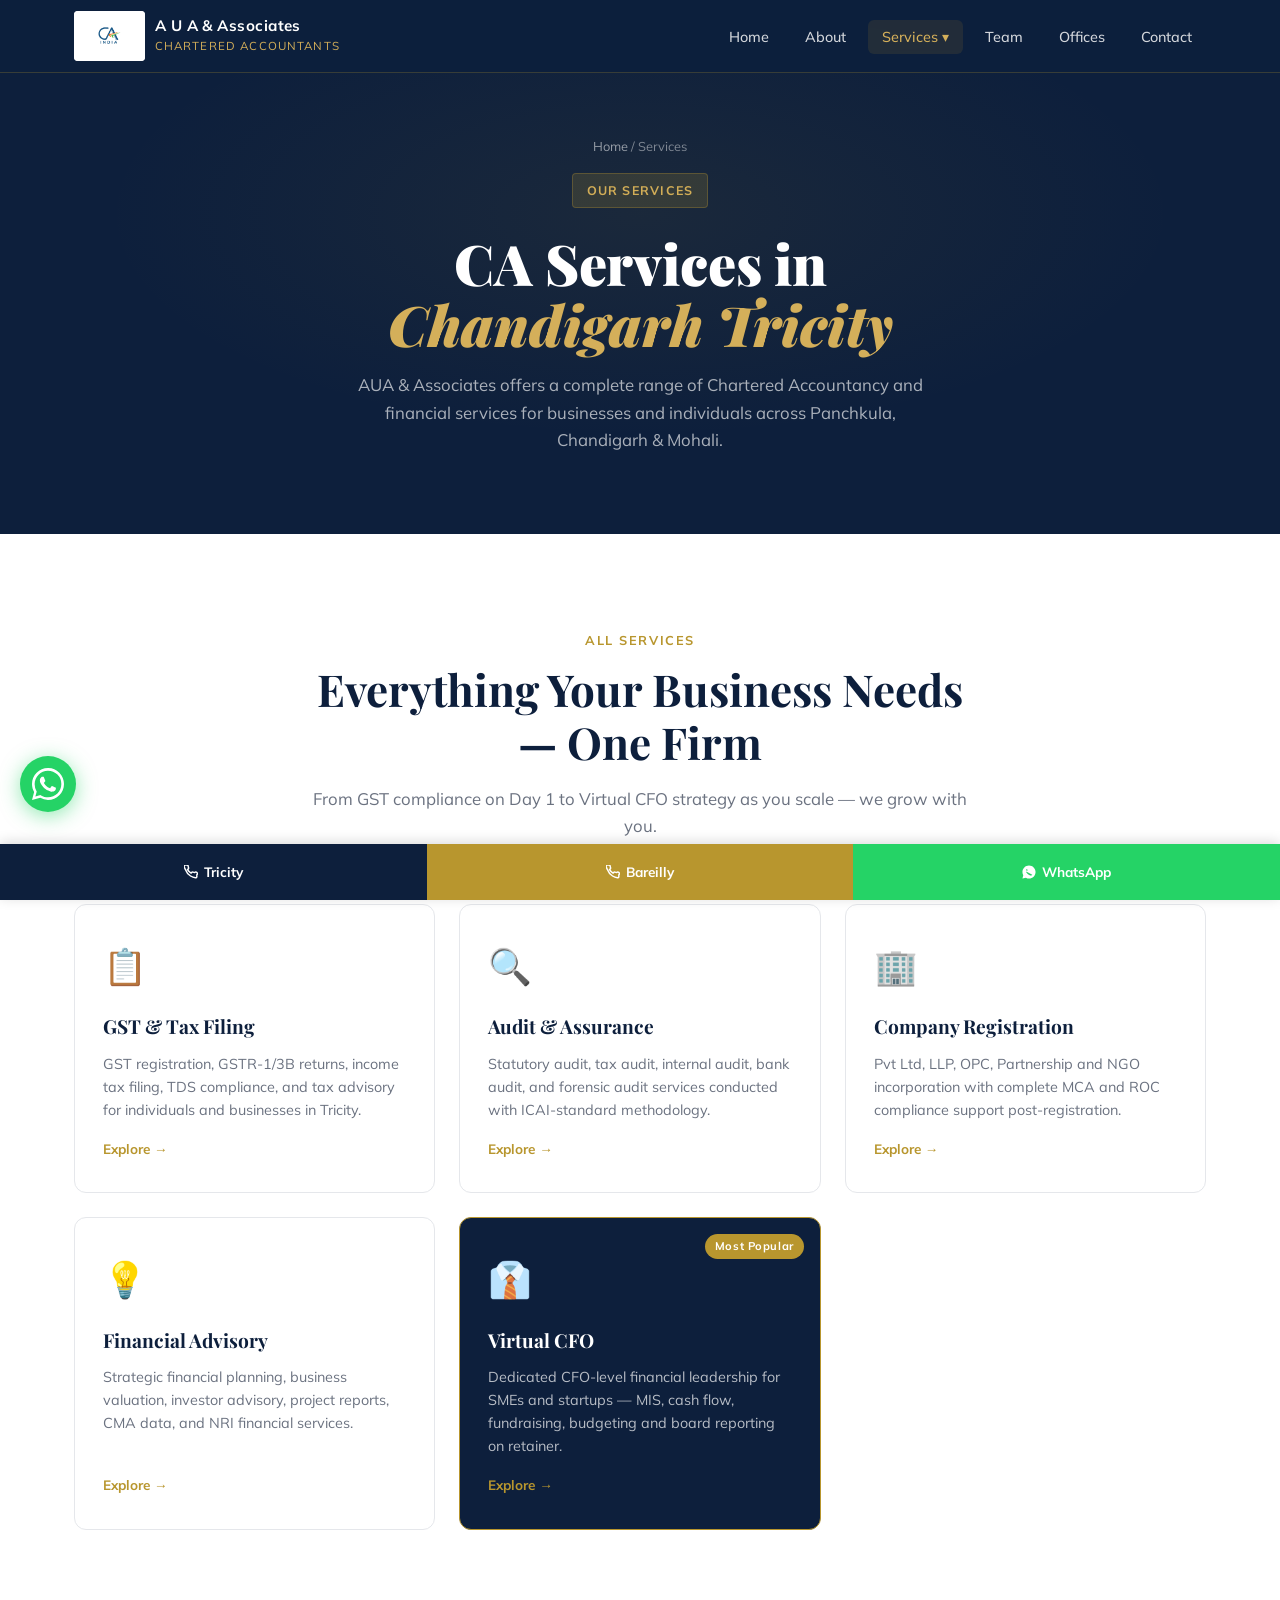
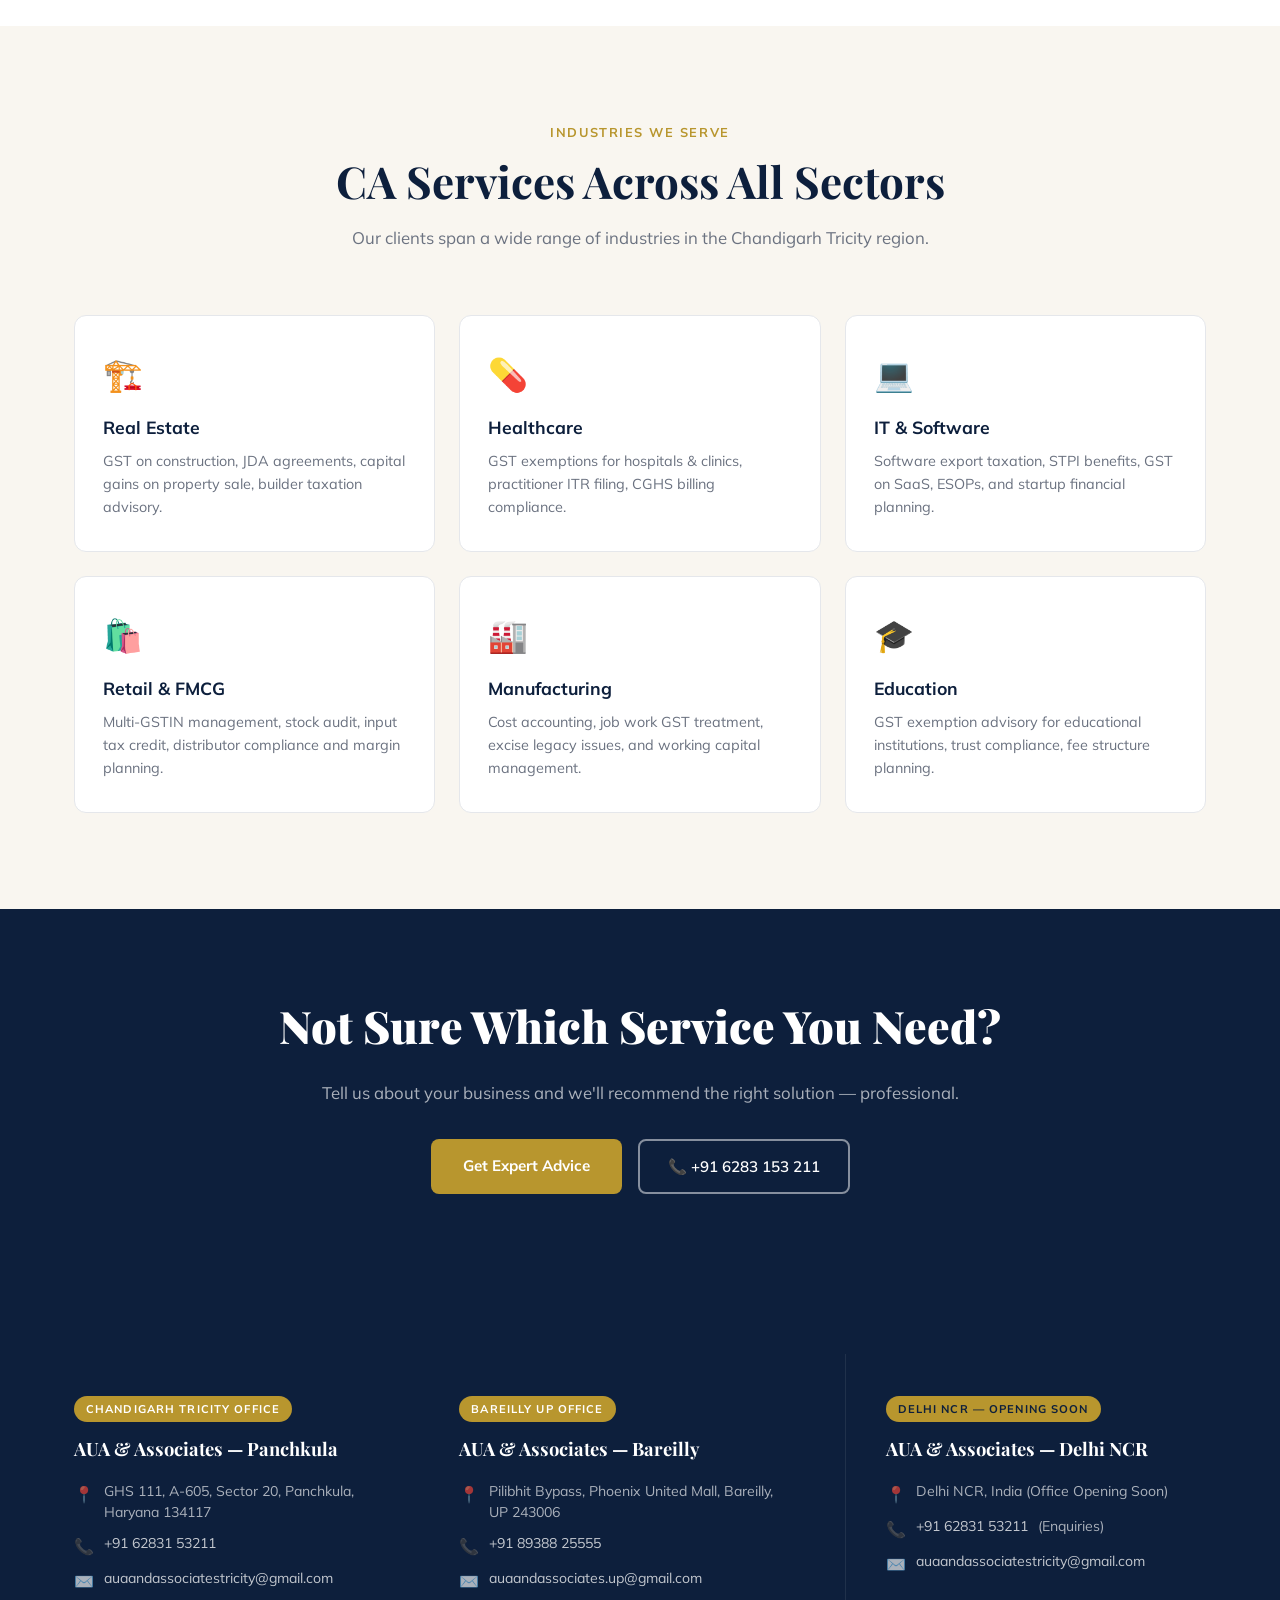
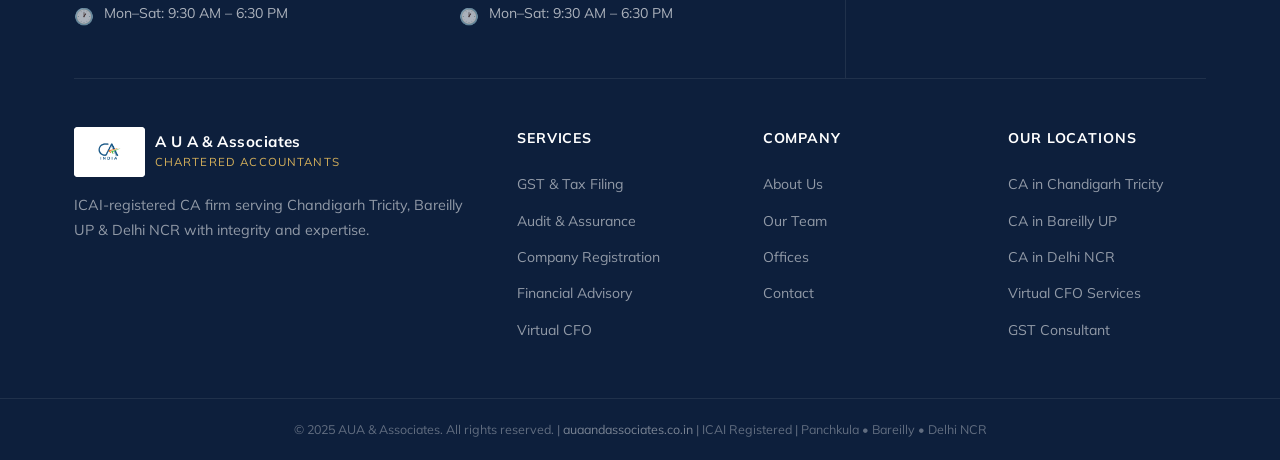
<file: services.html>
<!DOCTYPE html>
<html lang="en">
<head>
<meta charset="UTF-8">
<!-- Google Analytics GA4 -->
<script async src="https://www.googletagmanager.com/gtag/js?id=G-XXXXXXXXXX"></script>
<script>
  window.dataLayer = window.dataLayer || [];
  function gtag(){dataLayer.push(arguments);}
  gtag('js', new Date());
  gtag('config', 'G-VRH5YL7XPW');
</script>
<link rel="icon" type="image/x-icon" href="favicon.ico?v=2">
<link rel="icon" type="image/png" sizes="32x32" href="favicon-32.png?v=2">
<link rel="icon" type="image/png" sizes="16x16" href="favicon-16.png?v=2">
<link rel="apple-touch-icon" sizes="180x180" href="favicon-512.png?v=2">
<meta name="viewport" content="width=device-width, initial-scale=1.0">

<!-- PRIMARY SEO -->
<title>CA Services in Chandigarh Panchkula Mohali | AUA & Associates</title>
<meta name="description" content="Complete CA services in Chandigarh Tricity — GST filing, income tax, statutory audit, company registration, financial advisory & Virtual CFO. Best CA firm in Panchkula — AUA & Associates.">
<meta name="keywords" content="CA services Chandigarh, CA services Panchkula, Chartered Accountant services Mohali, GST CA Chandigarh, tax CA Panchkula, audit CA Tricity, company registration CA Chandigarh, Virtual CFO Tricity, all CA services Panchkula">
<meta name="robots" content="index, follow, max-snippet:-1, max-image-preview:large">
<link rel="canonical" href="https://auaandassociates.co.in/services.html">
<meta property="og:type" content="article">
<meta property="og:url" content="https://auaandassociates.co.in/services.html">
<meta property="og:title" content="All CA Services in Chandigarh Tricity | AUA & Associates">
<meta property="og:description" content="GST, Tax, Audit, Company Registration, Financial Advisory & Virtual CFO — complete CA services in Panchkula, Chandigarh & Mohali.">
<meta property="og:site_name" content="AUA & Associates">
<meta property="og:locale" content="en_IN">
<meta name="twitter:card" content="summary_large_image">
<meta name="geo.region" content="IN-HR, IN-UP, IN-DL">

<!-- SCHEMA -->
<script type="application/ld+json">
{
  "@context": "https://schema.org",
  "@graph": [
    {
      "@type": "ItemList",
      "name": "CA Services by AUA & Associates",
      "description": "Complete list of Chartered Accountancy services offered in Chandigarh Tricity",
      "itemListElement": [
        {"@type": "ListItem", "position": 1, "name": "GST & Tax Filing", "url": "https://auaandassociates.co.in/gst-tax.html"},
        {"@type": "ListItem", "position": 2, "name": "Audit & Assurance", "url": "https://auaandassociates.co.in/audit.html"},
        {"@type": "ListItem", "position": 3, "name": "Company Registration", "url": "https://auaandassociates.co.in/company-registration.html"},
        {"@type": "ListItem", "position": 4, "name": "Financial Advisory", "url": "https://auaandassociates.co.in/financial-advisory.html"},
        {"@type": "ListItem", "position": 5, "name": "Virtual CFO Services", "url": "https://auaandassociates.co.in/virtual-cfo.html"}
      ]
    },
    {
      "@type": "BreadcrumbList",
      "itemListElement": [
        {"@type": "ListItem", "position": 1, "name": "Home", "item": "https://auaandassociates.co.in/"},
        {"@type": "ListItem", "position": 2, "name": "Services", "item": "https://auaandassociates.co.in/services.html"}
      ]
    }
  ]
}
</script>

<link rel="stylesheet" href="style.css">
<link href="https://fonts.googleapis.com/css2?family=Playfair+Display:wght@400;600;700;900&family=Mulish:wght@300;400;500;600;700&display=swap" rel="stylesheet">
</head>
<body>
<nav class="nav-primary" id="navbar">
  <div class="nav-inner">
    <a href="index.html" class="logo">
      <img src="ca-india-logo.jpg" alt="CA India Logo" class="ca-logo-img">
      <div class="logo-text"><span class="logo-main">A U A &amp; Associates</span><span class="logo-sub">Chartered Accountants</span></div>
    </a>
    <button class="nav-hamburger hamburger" id="hamburger" aria-label="Toggle menu" aria-expanded="false">
      <span></span><span></span><span></span>
    </button>
    <ul class="nav-links nav-menu" id="navLinks">
      <li><a href="index.html">Home</a></li>
      <li><a href="about.html">About</a></li>
      <li class="dropdown"><a href="services.html" class="active">Services ▾</a><ul class="dropdown-menu"><li><a href="gst-tax.html">GST &amp; Tax Filing</a></li><li><a href="audit.html">Audit &amp; Assurance</a></li><li><a href="company-registration.html">Company Registration</a></li><li><a href="financial-advisory.html">Financial Advisory</a></li><li><a href="virtual-cfo.html">Virtual CFO</a></li></ul></li>
      <li><a href="team.html">Team</a></li>
      <li><a href="offices.html">Offices</a></li>
      <li><a href="contact.html">Contact</a></li>
    </ul>
  </div>
</nav>

<section class="page-hero" id="main-content">
  <div class="breadcrumb"><a href="index.html">Home</a> / Services</div>
  <div class="hero-tag">Our Services</div>
  <h1>CA Services in<br><em style="color:var(--gold-lt)">Chandigarh Tricity</em></h1>
  <p>AUA & Associates offers a complete range of Chartered Accountancy and financial services for businesses and individuals across Panchkula, Chandigarh & Mohali.</p>
</section>

<section class="section services-overview" style="background:var(--white)">
  <div class="container">
    <div class="section-header">
      <div class="section-tag">All Services</div>
      <h2>Everything Your Business Needs — One Firm</h2>
      <p>From GST compliance on Day 1 to Virtual CFO strategy as you scale — we grow with you.</p>
    </div>
    <div class="services-grid">
      <a href="gst-tax.html" class="service-card">
        <div class="sc-icon">📋</div>
        <h3>GST & Tax Filing</h3>
        <p>GST registration, GSTR-1/3B returns, income tax filing, TDS compliance, and tax advisory for individuals and businesses in Tricity.</p>
        <span class="sc-link">Explore →</span>
      </a>
      <a href="audit.html" class="service-card">
        <div class="sc-icon">🔍</div>
        <h3>Audit & Assurance</h3>
        <p>Statutory audit, tax audit, internal audit, bank audit, and forensic audit services conducted with ICAI-standard methodology.</p>
        <span class="sc-link">Explore →</span>
      </a>
      <a href="company-registration.html" class="service-card">
        <div class="sc-icon">🏢</div>
        <h3>Company Registration</h3>
        <p>Pvt Ltd, LLP, OPC, Partnership and NGO incorporation with complete MCA and ROC compliance support post-registration.</p>
        <span class="sc-link">Explore →</span>
      </a>
      <a href="financial-advisory.html" class="service-card">
        <div class="sc-icon">💡</div>
        <h3>Financial Advisory</h3>
        <p>Strategic financial planning, business valuation, investor advisory, project reports, CMA data, and NRI financial services.</p>
        <span class="sc-link">Explore →</span>
      </a>
      <a href="virtual-cfo.html" class="service-card featured">
        <div class="sc-badge">Most Popular</div>
        <div class="sc-icon">👔</div>
        <h3>Virtual CFO</h3>
        <p>Dedicated CFO-level financial leadership for SMEs and startups — MIS, cash flow, fundraising, budgeting and board reporting on retainer.</p>
        <span class="sc-link">Explore →</span>
      </a>
    </div>
  </div>
</section>

<section class="content-section alt">
  <div class="container">
    <div class="section-header">
      <div class="section-tag">Industries We Serve</div>
      <h2>CA Services Across All Sectors</h2>
      <p>Our clients span a wide range of industries in the Chandigarh Tricity region.</p>
    </div>
    <div class="values-grid">
      <div class="value-card"><div class="value-icon">🏗️</div><h3>Real Estate</h3><p>GST on construction, JDA agreements, capital gains on property sale, builder taxation advisory.</p></div>
      <div class="value-card"><div class="value-icon">💊</div><h3>Healthcare</h3><p>GST exemptions for hospitals & clinics, practitioner ITR filing, CGHS billing compliance.</p></div>
      <div class="value-card"><div class="value-icon">💻</div><h3>IT & Software</h3><p>Software export taxation, STPI benefits, GST on SaaS, ESOPs, and startup financial planning.</p></div>
      <div class="value-card"><div class="value-icon">🛍️</div><h3>Retail & FMCG</h3><p>Multi-GSTIN management, stock audit, input tax credit, distributor compliance and margin planning.</p></div>
      <div class="value-card"><div class="value-icon">🏭</div><h3>Manufacturing</h3><p>Cost accounting, job work GST treatment, excise legacy issues, and working capital management.</p></div>
      <div class="value-card"><div class="value-icon">🎓</div><h3>Education</h3><p>GST exemption advisory for educational institutions, trust compliance, fee structure planning.</p></div>
    </div>
  </div>
</section>

<section class="cta-banner"><div class="container"><h2>Not Sure Which Service You Need?</h2><p>Tell us about your business and we'll recommend the right solution — professional.</p><div class="cta-actions"><a href="contact.html" class="btn-primary">Get Expert Advice</a><a href="tel:+916283153211" class="btn-outline-white">📞 +91 6283 153 211</a></div></div></section>

<footer class="footer">
  <div class="container">
    <div class="footer-offices">
      <div class="footer-office">
        <div class="fo-badge">Chandigarh Tricity Office</div>
        <h4>AUA &amp; Associates &mdash; Panchkula</h4>
        <div class="fo-detail"><span class="fo-icon">&#128205;</span><span>GHS 111, A-605, Sector 20, Panchkula, Haryana 134117</span></div>
        <div class="fo-detail"><span class="fo-icon">&#128222;</span><a href="tel:+916283153211">+91 62831 53211</a></div>
        <div class="fo-detail"><span class="fo-icon">&#9993;&#65039;</span><a href="mailto:auaandassociatestricity@gmail.com">auaandassociatestricity@gmail.com</a></div>
        <div class="fo-detail"><span class="fo-icon">&#128336;</span><span>Mon&ndash;Sat: 9:30 AM &ndash; 6:30 PM</span></div>
      </div>
      <div class="footer-office">
        <div class="fo-badge">Bareilly UP Office</div>
        <h4>AUA &amp; Associates &mdash; Bareilly</h4>
        <div class="fo-detail"><span class="fo-icon">&#128205;</span><span>Pilibhit Bypass, Phoenix United Mall, Bareilly, UP 243006</span></div>
        <div class="fo-detail"><span class="fo-icon">&#128222;</span><a href="tel:+918938825555">+91 89388 25555</a></div>
        <div class="fo-detail"><span class="fo-icon">&#9993;&#65039;</span><a href="mailto:auaandassociates.up@gmail.com">auaandassociates.up@gmail.com</a></div>
        <div class="fo-detail"><span class="fo-icon">&#128336;</span><span>Mon&ndash;Sat: 9:30 AM &ndash; 6:30 PM</span></div>
      </div>
      <div class="footer-office">
        <div class="fo-badge fo-badge--soon">Delhi NCR — Opening Soon</div>
        <h4>AUA &amp; Associates &mdash; Delhi NCR</h4>
        <div class="fo-detail"><span class="fo-icon">&#128205;</span><span>Delhi NCR, India (Office Opening Soon)</span></div>
        <div class="fo-detail"><span class="fo-icon">&#128222;</span><a href="tel:+916283153211">+91 62831 53211</a> (Enquiries)</div>
        <div class="fo-detail"><span class="fo-icon">&#9993;&#65039;</span><a href="mailto:auaandassociatestricity@gmail.com">auaandassociatestricity@gmail.com</a></div>
      </div>
    </div>
    <div class="footer-grid">
      <div class="footer-brand">
        <div class="logo">
          <img src="ca-india-logo.jpg" alt="CA India" class="ca-logo-img">
          <div class="logo-text"><span class="logo-main">A U A &amp; Associates</span><span class="logo-sub">Chartered Accountants</span></div>
        </div>
        <p>ICAI-registered CA firm serving Chandigarh Tricity, Bareilly UP &amp; Delhi NCR with integrity and expertise.</p>
      </div>
      <div class="footer-links"><h4>Services</h4><ul>
        <li><a href="gst-tax.html">GST &amp; Tax Filing</a></li>
        <li><a href="audit.html">Audit &amp; Assurance</a></li>
        <li><a href="company-registration.html">Company Registration</a></li>
        <li><a href="financial-advisory.html">Financial Advisory</a></li>
        <li><a href="virtual-cfo.html">Virtual CFO</a></li>
      </ul></div>
      <div class="footer-links"><h4>Company</h4><ul>
        <li><a href="about.html">About Us</a></li>
        <li><a href="team.html">Our Team</a></li>
        <li><a href="offices.html">Offices</a></li>
        <li><a href="contact.html">Contact</a></li>
      </ul></div>
      <div class="footer-links"><h4>Our Locations</h4><ul>
        <li><a href="ca-in-chandigarh-tricity.html">CA in Chandigarh Tricity</a></li>
        <li><a href="ca-in-bareilly-up.html">CA in Bareilly UP</a></li>
        <li><a href="ca-in-delhi-ncr.html">CA in Delhi NCR</a></li>
        <li><a href="virtual-cfo.html">Virtual CFO Services</a></li>
        <li><a href="gst-tax.html">GST Consultant</a></li>
      </ul></div>
    </div>
  </div>
  <div class="footer-bottom">
    <p>&copy; 2025 AUA &amp; Associates. All rights reserved. | <a href="https://auaandassociates.co.in">auaandassociates.co.in</a> | ICAI Registered | Panchkula &bull; Bareilly &bull; Delhi NCR</p>
  </div>
  <a id="whatsapp-float" href="https://wa.me/916283153211?text=Hello%20AUA%20%26%20Associates%2C%20I%20need%20CA%20services." target="_blank" rel="noopener" aria-label="Chat on WhatsApp">
    <svg xmlns="http://www.w3.org/2000/svg" viewBox="0 0 24 24" fill="white" width="30" height="30"><path d="M20.52 3.48A11.93 11.93 0 0 0 12 0C5.37 0 0 5.37 0 12c0 2.11.55 4.17 1.6 5.98L0 24l6.18-1.62A11.94 11.94 0 0 0 12 24c6.63 0 12-5.37 12-12 0-3.21-1.25-6.23-3.48-8.52zM12 22c-1.85 0-3.66-.5-5.24-1.44l-.37-.22-3.87 1.02 1.04-3.78-.24-.39A9.94 9.94 0 0 1 2 12C2 6.48 6.48 2 12 2c2.67 0 5.18 1.04 7.07 2.93A9.94 9.94 0 0 1 22 12c0 5.52-4.48 10-10 10zm5.44-7.4c-.3-.15-1.77-.87-2.04-.97-.28-.1-.48-.15-.68.15s-.78.97-.96 1.17c-.18.2-.35.22-.65.07a8.16 8.16 0 0 1-2.4-1.48 9.04 9.04 0 0 1-1.66-2.06c-.17-.3-.02-.46.13-.6.13-.13.3-.35.45-.52.15-.17.2-.3.3-.5.1-.2.05-.37-.02-.52-.08-.15-.68-1.63-.93-2.23-.24-.58-.49-.5-.68-.51l-.58-.01c-.2 0-.52.07-.79.37s-1.03 1.01-1.03 2.46 1.06 2.86 1.2 3.06c.15.2 2.08 3.18 5.04 4.46.7.3 1.25.49 1.68.62.7.22 1.34.19 1.85.12.56-.09 1.77-.72 2.02-1.42.25-.7.25-1.3.17-1.42-.07-.13-.27-.2-.57-.35z"/></svg>
  </a>
  <button id="back-to-top" aria-label="Back to top">&#8679;</button>
  <div id="mobile-call-bar">
    <a href="tel:+916283153211" class="mcb-btn mcb-call"><svg width="14" height="14" viewBox="0 0 24 24" fill="none" stroke="currentColor" stroke-width="2.5" stroke-linecap="round" stroke-linejoin="round"><path d="M22 16.92v3a2 2 0 01-2.18 2 19.79 19.79 0 01-8.63-3.07A19.5 19.5 0 013.07 8.81 19.79 19.79 0 01.12 2.18 2 2 0 012.1 0h3a2 2 0 012 1.72c.127.96.361 1.903.7 2.81a2 2 0 01-.45 2.11L6.09 7.91a16 16 0 006 6l1.27-1.27a2 2 0 012.11-.45c.907.339 1.85.573 2.81.7A2 2 0 0122 16.92z"/></svg>Tricity</a>
    <a href="tel:+918938825555" class="mcb-btn mcb-enquire"><svg width="14" height="14" viewBox="0 0 24 24" fill="none" stroke="currentColor" stroke-width="2.5" stroke-linecap="round" stroke-linejoin="round"><path d="M22 16.92v3a2 2 0 01-2.18 2 19.79 19.79 0 01-8.63-3.07A19.5 19.5 0 013.07 8.81 19.79 19.79 0 01.12 2.18 2 2 0 012.1 0h3a2 2 0 012 1.72c.127.96.361 1.903.7 2.81a2 2 0 01-.45 2.11L6.09 7.91a16 16 0 006 6l1.27-1.27a2 2 0 012.11-.45c.907.339 1.85.573 2.81.7A2 2 0 0122 16.92z"/></svg>Bareilly</a>
    <a href="https://wa.me/916283153211?text=Hello%20AUA%20%26%20Associates%2C%20I%20need%20CA%20services." target="_blank" rel="noopener" class="mcb-btn mcb-wa"><svg width="14" height="14" viewBox="0 0 32 32" fill="currentColor"><path d="M16 1C7.716 1 1 7.716 1 16c0 2.628.687 5.095 1.886 7.232L1 31l8.013-2.1A14.94 14.94 0 0016 31c8.284 0 15-6.716 15-15S24.284 1 16 1zm7.5 21.07c-.31.872-1.54 1.596-2.52 1.806-.672.142-1.55.255-4.506-1.012-3.784-1.61-6.226-5.45-6.415-5.702-.182-.25-1.53-2.035-1.53-3.882 0-1.847.966-2.753 1.308-3.13.31-.34.677-.425.903-.425l.65.012c.208.01.488-.079.764.583.285.68.97 2.35.055 2.67l-.32.125c-.3-.128-.768-.307-1.41-.586-.64-.278-1.067-.462-1.208-.527-.14-.065-.27-.073-.38.073-.11.146-.448.54-.55.652-.1.112-.202.126-.376.042a4.74 4.74 0 01-1.404-.866 5.27 5.27 0 01-.97-1.205c-.1-.175-.01-.27.076-.35.076-.073.175-.204.263-.305.088-.1.117-.175.175-.292.058-.117.029-.219-.014-.305-.044-.087-.397-.954-.543-1.305-.14-.338-.285-.292-.397-.298l-.34-.006c-.117 0-.308.044-.462.219s-.602.59-.602 1.438.616 1.67.703 1.787c.087.117 1.215 1.856 2.943 2.604z"/></svg>WhatsApp</a>
  </div>
</footer>
<script src="main.js" defer></script>
</body>
</html>
</file>
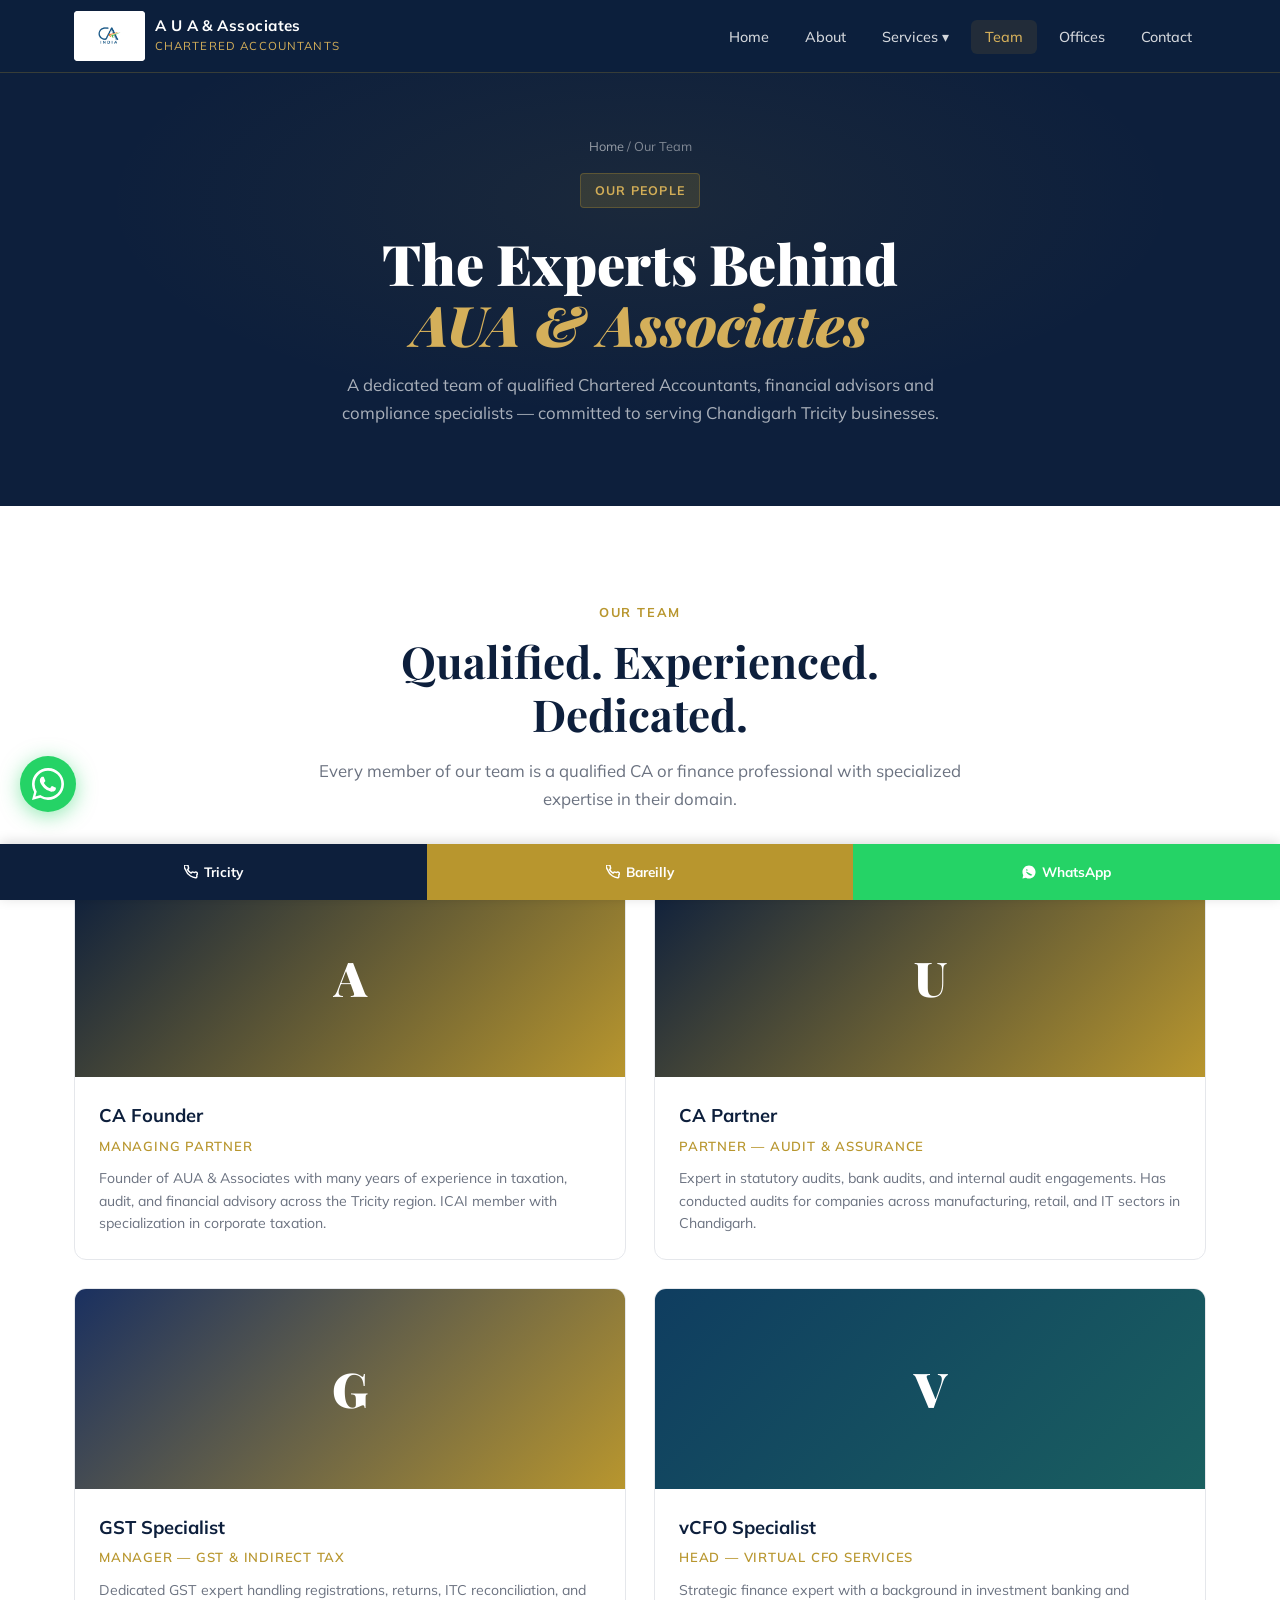
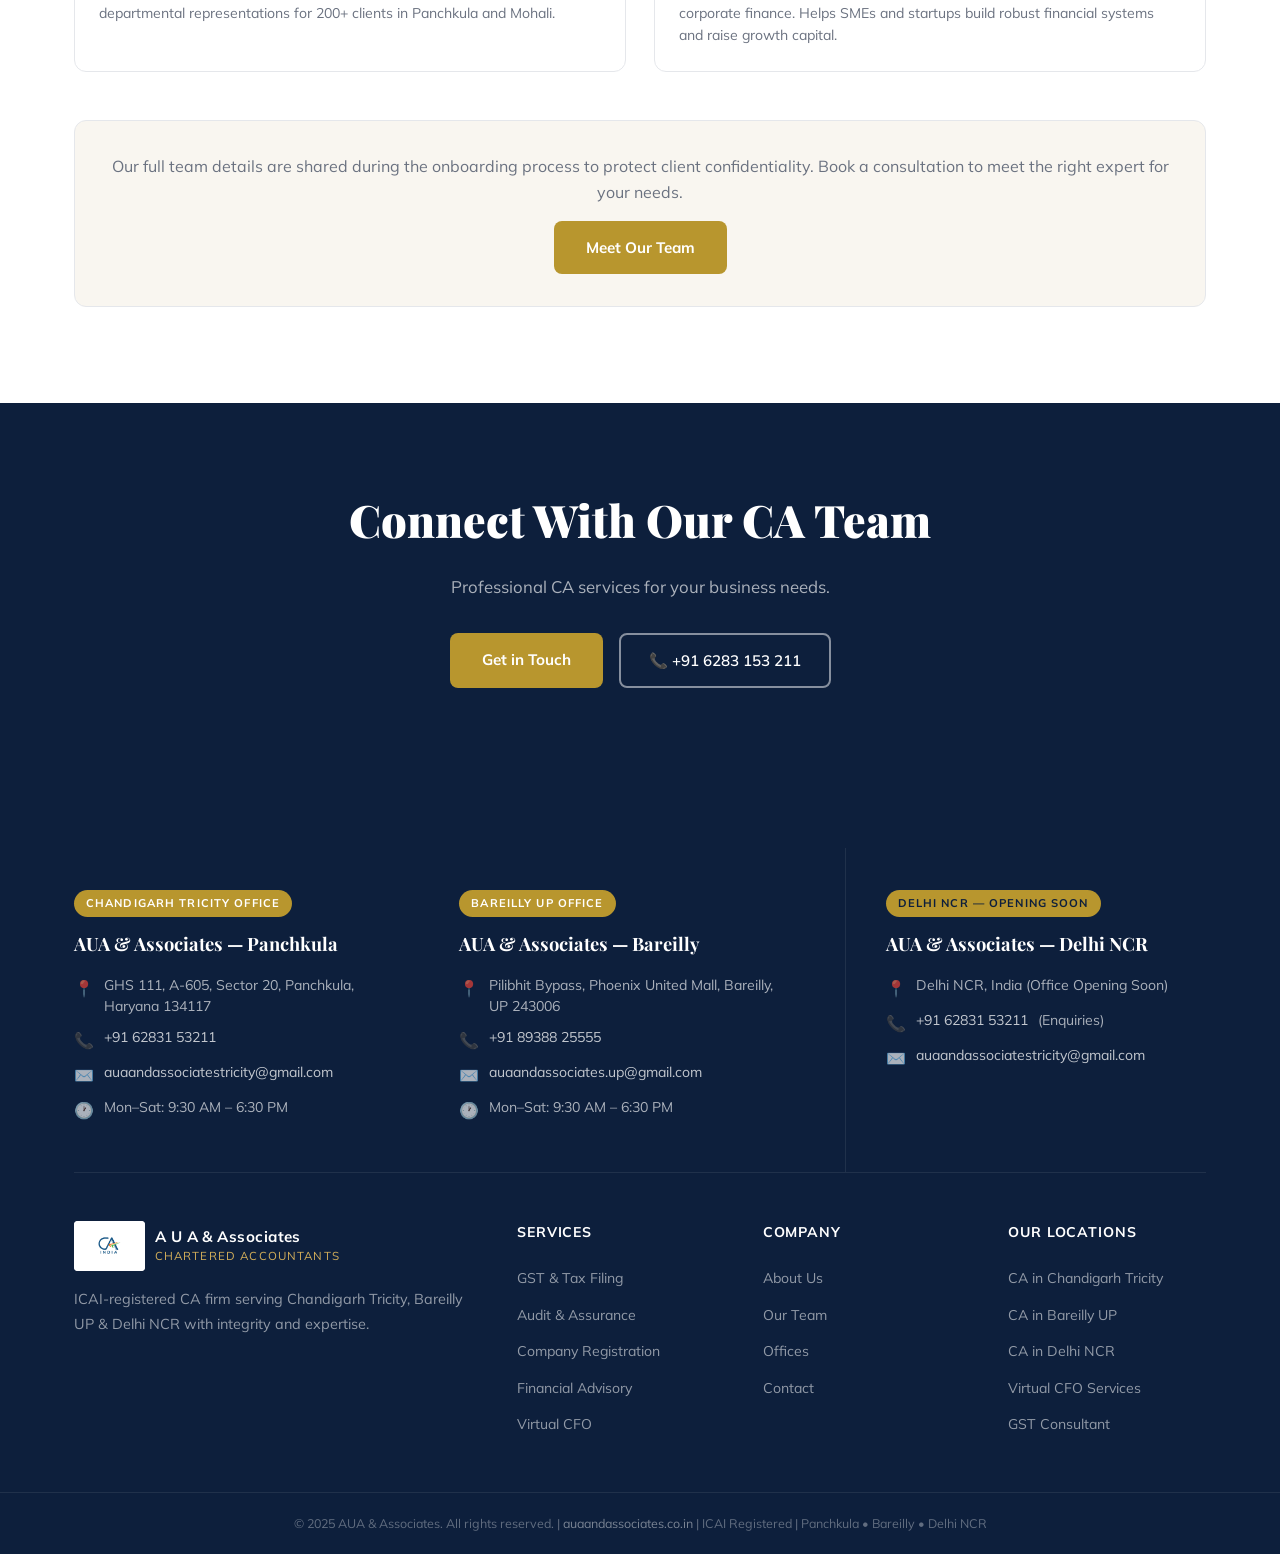
<file: team.html>
<!DOCTYPE html>
<html lang="en">
<head>
<meta charset="UTF-8">
<!-- Google Analytics GA4 -->
<script async src="https://www.googletagmanager.com/gtag/js?id=G-XXXXXXXXXX"></script>
<script>
  window.dataLayer = window.dataLayer || [];
  function gtag(){dataLayer.push(arguments);}
  gtag('js', new Date());
  gtag('config', 'G-VRH5YL7XPW');
</script>
<link rel="icon" type="image/x-icon" href="favicon.ico?v=2">
<link rel="icon" type="image/png" sizes="32x32" href="favicon-32.png?v=2">
<link rel="icon" type="image/png" sizes="16x16" href="favicon-16.png?v=2">
<link rel="apple-touch-icon" sizes="180x180" href="favicon-512.png?v=2">
<meta name="viewport" content="width=device-width, initial-scale=1.0">
<!-- PRIMARY SEO -->
<title>Our CA Team | AUA & Associates | Chartered Accountants Panchkula</title>
<meta name="description" content="Meet the expert CA team at AUA & Associates — qualified Chartered Accountants in Panchkula with specializations in GST, audit, tax, company registration & Virtual CFO services across Chandigarh Tricity.">
<meta name="keywords" content="CA team Panchkula, Chartered Accountant team Chandigarh, ICAI member Panchkula, expert CA Tricity, CA partner Chandigarh, senior CA Panchkula">
<meta name="robots" content="index, follow">
<link rel="canonical" href="https://auaandassociates.co.in/team.html">
<meta property="og:type" content="article">
<meta property="og:url" content="https://auaandassociates.co.in/team.html">
<meta property="og:title" content="Our Expert CA Team | AUA & Associates Panchkula">
<meta property="og:description" content="Qualified Chartered Accountants serving Chandigarh Tricity with specializations in GST, audit, tax & Virtual CFO.">
<meta property="og:site_name" content="AUA & Associates">
<meta property="og:locale" content="en_IN">
<meta name="twitter:card" content="summary_large_image">
<meta name="geo.region" content="IN-HR, IN-UP, IN-DL">

<!-- SCHEMA -->
<script type="application/ld+json">
{
  "@context": "https://schema.org",
  "@graph": [
    {
      "@type": "BreadcrumbList",
      "itemListElement": [
        {"@type": "ListItem", "position": 1, "name": "Home", "item": "https://auaandassociates.co.in/"},
        {"@type": "ListItem", "position": 2, "name": "Our Team", "item": "https://auaandassociates.co.in/team.html"}
      ]
    }
  ]
}
</script>

<link rel="stylesheet" href="style.css">
<link href="https://fonts.googleapis.com/css2?family=Playfair+Display:wght@400;600;700;900&family=Mulish:wght@300;400;500;600;700&display=swap" rel="stylesheet">
</head>
<body>
<nav class="nav-primary" id="navbar">
  <div class="nav-inner">
    <a href="index.html" class="logo">
      <img src="ca-india-logo.jpg" alt="CA India Logo" class="ca-logo-img">
      <div class="logo-text"><span class="logo-main">A U A &amp; Associates</span><span class="logo-sub">Chartered Accountants</span></div>
    </a>
    <button class="nav-hamburger hamburger" id="hamburger" aria-label="Toggle menu" aria-expanded="false">
      <span></span><span></span><span></span>
    </button>
    <ul class="nav-links nav-menu" id="navLinks">
      <li><a href="index.html">Home</a></li>
      <li><a href="about.html">About</a></li>
      <li class="dropdown"><a href="services.html">Services ▾</a><ul class="dropdown-menu"><li><a href="gst-tax.html">GST &amp; Tax Filing</a></li><li><a href="audit.html">Audit &amp; Assurance</a></li><li><a href="company-registration.html">Company Registration</a></li><li><a href="financial-advisory.html">Financial Advisory</a></li><li><a href="virtual-cfo.html">Virtual CFO</a></li></ul></li>
      <li><a href="team.html" class="active">Team</a></li>
      <li><a href="offices.html">Offices</a></li>
      <li><a href="contact.html">Contact</a></li>
    </ul>
  </div>
</nav>

<section class="page-hero" id="main-content">
  <div class="breadcrumb"><a href="index.html">Home</a> / Our Team</div>
  <div class="hero-tag">Our People</div>
  <h1>The Experts Behind<br><em style="color:var(--gold-lt)">AUA & Associates</em></h1>
  <p>A dedicated team of qualified Chartered Accountants, financial advisors and compliance specialists — committed to serving Chandigarh Tricity businesses.</p>
</section>

<section class="section">
  <div class="container">
    <div class="section-header">
      <div class="section-tag">Our Team</div>
      <h2>Qualified. Experienced. Dedicated.</h2>
      <p>Every member of our team is a qualified CA or finance professional with specialized expertise in their domain.</p>
    </div>
    <div class="team-grid">
      <div class="team-card">
        <div class="team-avatar">A</div>
        <div class="team-info">
          <h3>CA Founder</h3>
          <span class="role">Managing Partner</span>
          <p>Founder of AUA & Associates with many years of experience in taxation, audit, and financial advisory across the Tricity region. ICAI member with specialization in corporate taxation.</p>
        </div>
      </div>
      <div class="team-card">
        <div class="team-avatar">U</div>
        <div class="team-info">
          <h3>CA Partner</h3>
          <span class="role">Partner — Audit & Assurance</span>
          <p>Expert in statutory audits, bank audits, and internal audit engagements. Has conducted audits for companies across manufacturing, retail, and IT sectors in Chandigarh.</p>
        </div>
      </div>
      <div class="team-card">
        <div class="team-avatar" style="background:linear-gradient(135deg,#1a3060,var(--gold))">G</div>
        <div class="team-info">
          <h3>GST Specialist</h3>
          <span class="role">Manager — GST & Indirect Tax</span>
          <p>Dedicated GST expert handling registrations, returns, ITC reconciliation, and departmental representations for 200+ clients in Panchkula and Mohali.</p>
        </div>
      </div>
      <div class="team-card">
        <div class="team-avatar" style="background:linear-gradient(135deg,#0f3d60,#1a6060)">V</div>
        <div class="team-info">
          <h3>vCFO Specialist</h3>
          <span class="role">Head — Virtual CFO Services</span>
          <p>Strategic finance expert with a background in investment banking and corporate finance. Helps SMEs and startups build robust financial systems and raise growth capital.</p>
        </div>
      </div>
    </div>
    <div style="text-align:center;margin-top:48px;padding:32px;background:var(--cream);border-radius:var(--radius);border:1px solid var(--border)">
      <p style="color:var(--gray);margin-bottom:16px">Our full team details are shared during the onboarding process to protect client confidentiality. Book a consultation to meet the right expert for your needs.</p>
      <a href="contact.html" class="btn-primary">Meet Our Team</a>
    </div>
  </div>
</section>

<section class="cta-banner"><div class="container"><h2>Connect With Our CA Team</h2><p>Professional CA services for your business needs.</p><div class="cta-actions"><a href="contact.html" class="btn-primary">Get in Touch</a><a href="tel:+916283153211" class="btn-outline-white">📞 +91 6283 153 211</a></div></div></section>

<footer class="footer">
  <div class="container">
    <div class="footer-offices">
      <div class="footer-office">
        <div class="fo-badge">Chandigarh Tricity Office</div>
        <h4>AUA &amp; Associates &mdash; Panchkula</h4>
        <div class="fo-detail"><span class="fo-icon">&#128205;</span><span>GHS 111, A-605, Sector 20, Panchkula, Haryana 134117</span></div>
        <div class="fo-detail"><span class="fo-icon">&#128222;</span><a href="tel:+916283153211">+91 62831 53211</a></div>
        <div class="fo-detail"><span class="fo-icon">&#9993;&#65039;</span><a href="mailto:auaandassociatestricity@gmail.com">auaandassociatestricity@gmail.com</a></div>
        <div class="fo-detail"><span class="fo-icon">&#128336;</span><span>Mon&ndash;Sat: 9:30 AM &ndash; 6:30 PM</span></div>
      </div>
      <div class="footer-office">
        <div class="fo-badge">Bareilly UP Office</div>
        <h4>AUA &amp; Associates &mdash; Bareilly</h4>
        <div class="fo-detail"><span class="fo-icon">&#128205;</span><span>Pilibhit Bypass, Phoenix United Mall, Bareilly, UP 243006</span></div>
        <div class="fo-detail"><span class="fo-icon">&#128222;</span><a href="tel:+918938825555">+91 89388 25555</a></div>
        <div class="fo-detail"><span class="fo-icon">&#9993;&#65039;</span><a href="mailto:auaandassociates.up@gmail.com">auaandassociates.up@gmail.com</a></div>
        <div class="fo-detail"><span class="fo-icon">&#128336;</span><span>Mon&ndash;Sat: 9:30 AM &ndash; 6:30 PM</span></div>
      </div>
      <div class="footer-office">
        <div class="fo-badge fo-badge--soon">Delhi NCR — Opening Soon</div>
        <h4>AUA &amp; Associates &mdash; Delhi NCR</h4>
        <div class="fo-detail"><span class="fo-icon">&#128205;</span><span>Delhi NCR, India (Office Opening Soon)</span></div>
        <div class="fo-detail"><span class="fo-icon">&#128222;</span><a href="tel:+916283153211">+91 62831 53211</a> (Enquiries)</div>
        <div class="fo-detail"><span class="fo-icon">&#9993;&#65039;</span><a href="mailto:auaandassociatestricity@gmail.com">auaandassociatestricity@gmail.com</a></div>
      </div>
    </div>
    <div class="footer-grid">
      <div class="footer-brand">
        <div class="logo">
          <img src="ca-india-logo.jpg" alt="CA India" class="ca-logo-img">
          <div class="logo-text"><span class="logo-main">A U A &amp; Associates</span><span class="logo-sub">Chartered Accountants</span></div>
        </div>
        <p>ICAI-registered CA firm serving Chandigarh Tricity, Bareilly UP &amp; Delhi NCR with integrity and expertise.</p>
      </div>
      <div class="footer-links"><h4>Services</h4><ul>
        <li><a href="gst-tax.html">GST &amp; Tax Filing</a></li>
        <li><a href="audit.html">Audit &amp; Assurance</a></li>
        <li><a href="company-registration.html">Company Registration</a></li>
        <li><a href="financial-advisory.html">Financial Advisory</a></li>
        <li><a href="virtual-cfo.html">Virtual CFO</a></li>
      </ul></div>
      <div class="footer-links"><h4>Company</h4><ul>
        <li><a href="about.html">About Us</a></li>
        <li><a href="team.html">Our Team</a></li>
        <li><a href="offices.html">Offices</a></li>
        <li><a href="contact.html">Contact</a></li>
      </ul></div>
      <div class="footer-links"><h4>Our Locations</h4><ul>
        <li><a href="ca-in-chandigarh-tricity.html">CA in Chandigarh Tricity</a></li>
        <li><a href="ca-in-bareilly-up.html">CA in Bareilly UP</a></li>
        <li><a href="ca-in-delhi-ncr.html">CA in Delhi NCR</a></li>
        <li><a href="virtual-cfo.html">Virtual CFO Services</a></li>
        <li><a href="gst-tax.html">GST Consultant</a></li>
      </ul></div>
    </div>
  </div>
  <div class="footer-bottom">
    <p>&copy; 2025 AUA &amp; Associates. All rights reserved. | <a href="https://auaandassociates.co.in">auaandassociates.co.in</a> | ICAI Registered | Panchkula &bull; Bareilly &bull; Delhi NCR</p>
  </div>
  <a id="whatsapp-float" href="https://wa.me/916283153211?text=Hello%20AUA%20%26%20Associates%2C%20I%20need%20CA%20services." target="_blank" rel="noopener" aria-label="Chat on WhatsApp">
    <svg xmlns="http://www.w3.org/2000/svg" viewBox="0 0 24 24" fill="white" width="30" height="30"><path d="M20.52 3.48A11.93 11.93 0 0 0 12 0C5.37 0 0 5.37 0 12c0 2.11.55 4.17 1.6 5.98L0 24l6.18-1.62A11.94 11.94 0 0 0 12 24c6.63 0 12-5.37 12-12 0-3.21-1.25-6.23-3.48-8.52zM12 22c-1.85 0-3.66-.5-5.24-1.44l-.37-.22-3.87 1.02 1.04-3.78-.24-.39A9.94 9.94 0 0 1 2 12C2 6.48 6.48 2 12 2c2.67 0 5.18 1.04 7.07 2.93A9.94 9.94 0 0 1 22 12c0 5.52-4.48 10-10 10zm5.44-7.4c-.3-.15-1.77-.87-2.04-.97-.28-.1-.48-.15-.68.15s-.78.97-.96 1.17c-.18.2-.35.22-.65.07a8.16 8.16 0 0 1-2.4-1.48 9.04 9.04 0 0 1-1.66-2.06c-.17-.3-.02-.46.13-.6.13-.13.3-.35.45-.52.15-.17.2-.3.3-.5.1-.2.05-.37-.02-.52-.08-.15-.68-1.63-.93-2.23-.24-.58-.49-.5-.68-.51l-.58-.01c-.2 0-.52.07-.79.37s-1.03 1.01-1.03 2.46 1.06 2.86 1.2 3.06c.15.2 2.08 3.18 5.04 4.46.7.3 1.25.49 1.68.62.7.22 1.34.19 1.85.12.56-.09 1.77-.72 2.02-1.42.25-.7.25-1.3.17-1.42-.07-.13-.27-.2-.57-.35z"/></svg>
  </a>
  <button id="back-to-top" aria-label="Back to top">&#8679;</button>
  <div id="mobile-call-bar">
    <a href="tel:+916283153211" class="mcb-btn mcb-call"><svg width="14" height="14" viewBox="0 0 24 24" fill="none" stroke="currentColor" stroke-width="2.5" stroke-linecap="round" stroke-linejoin="round"><path d="M22 16.92v3a2 2 0 01-2.18 2 19.79 19.79 0 01-8.63-3.07A19.5 19.5 0 013.07 8.81 19.79 19.79 0 01.12 2.18 2 2 0 012.1 0h3a2 2 0 012 1.72c.127.96.361 1.903.7 2.81a2 2 0 01-.45 2.11L6.09 7.91a16 16 0 006 6l1.27-1.27a2 2 0 012.11-.45c.907.339 1.85.573 2.81.7A2 2 0 0122 16.92z"/></svg>Tricity</a>
    <a href="tel:+918938825555" class="mcb-btn mcb-enquire"><svg width="14" height="14" viewBox="0 0 24 24" fill="none" stroke="currentColor" stroke-width="2.5" stroke-linecap="round" stroke-linejoin="round"><path d="M22 16.92v3a2 2 0 01-2.18 2 19.79 19.79 0 01-8.63-3.07A19.5 19.5 0 013.07 8.81 19.79 19.79 0 01.12 2.18 2 2 0 012.1 0h3a2 2 0 012 1.72c.127.96.361 1.903.7 2.81a2 2 0 01-.45 2.11L6.09 7.91a16 16 0 006 6l1.27-1.27a2 2 0 012.11-.45c.907.339 1.85.573 2.81.7A2 2 0 0122 16.92z"/></svg>Bareilly</a>
    <a href="https://wa.me/916283153211?text=Hello%20AUA%20%26%20Associates%2C%20I%20need%20CA%20services." target="_blank" rel="noopener" class="mcb-btn mcb-wa"><svg width="14" height="14" viewBox="0 0 32 32" fill="currentColor"><path d="M16 1C7.716 1 1 7.716 1 16c0 2.628.687 5.095 1.886 7.232L1 31l8.013-2.1A14.94 14.94 0 0016 31c8.284 0 15-6.716 15-15S24.284 1 16 1zm7.5 21.07c-.31.872-1.54 1.596-2.52 1.806-.672.142-1.55.255-4.506-1.012-3.784-1.61-6.226-5.45-6.415-5.702-.182-.25-1.53-2.035-1.53-3.882 0-1.847.966-2.753 1.308-3.13.31-.34.677-.425.903-.425l.65.012c.208.01.488-.079.764.583.285.68.97 2.35.055 2.67l-.32.125c-.3-.128-.768-.307-1.41-.586-.64-.278-1.067-.462-1.208-.527-.14-.065-.27-.073-.38.073-.11.146-.448.54-.55.652-.1.112-.202.126-.376.042a4.74 4.74 0 01-1.404-.866 5.27 5.27 0 01-.97-1.205c-.1-.175-.01-.27.076-.35.076-.073.175-.204.263-.305.088-.1.117-.175.175-.292.058-.117.029-.219-.014-.305-.044-.087-.397-.954-.543-1.305-.14-.338-.285-.292-.397-.298l-.34-.006c-.117 0-.308.044-.462.219s-.602.59-.602 1.438.616 1.67.703 1.787c.087.117 1.215 1.856 2.943 2.604z"/></svg>WhatsApp</a>
  </div>
</footer>
<script src="main.js" defer></script>
</body>
</html>
</file>
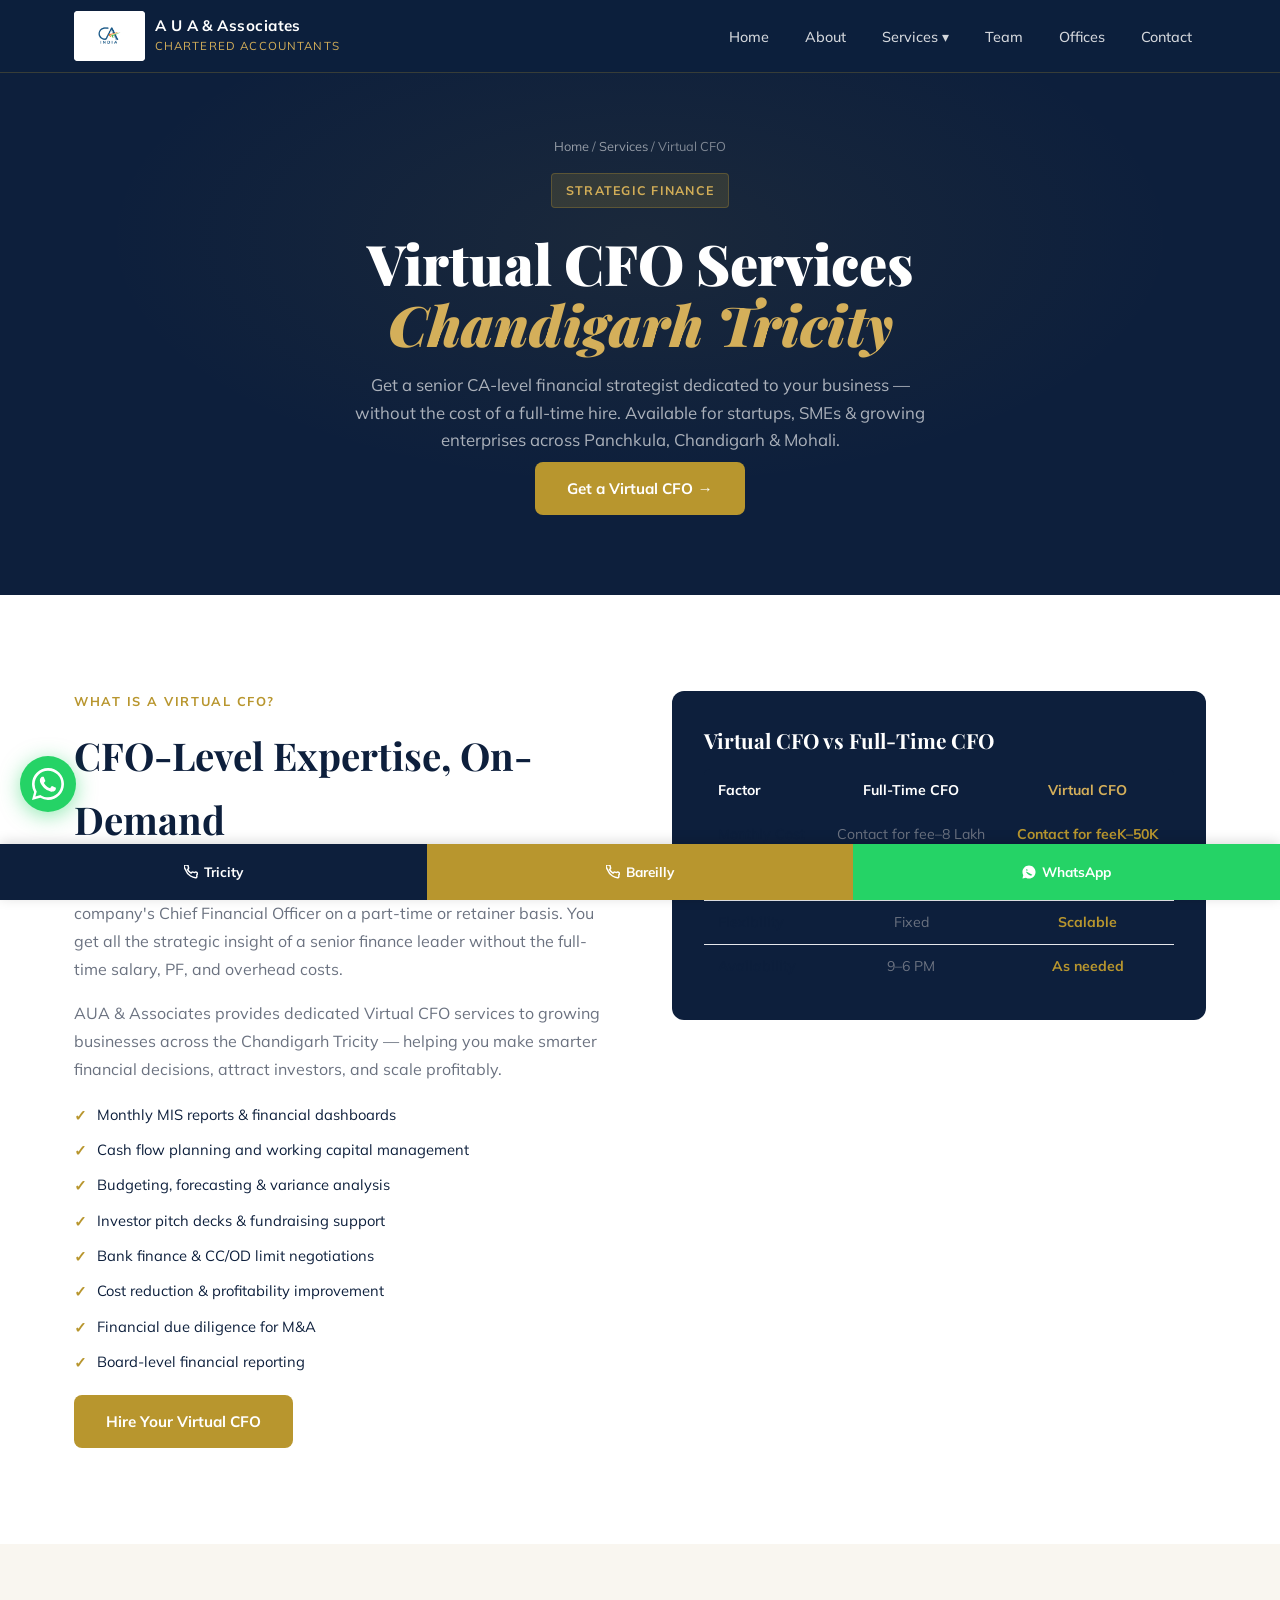
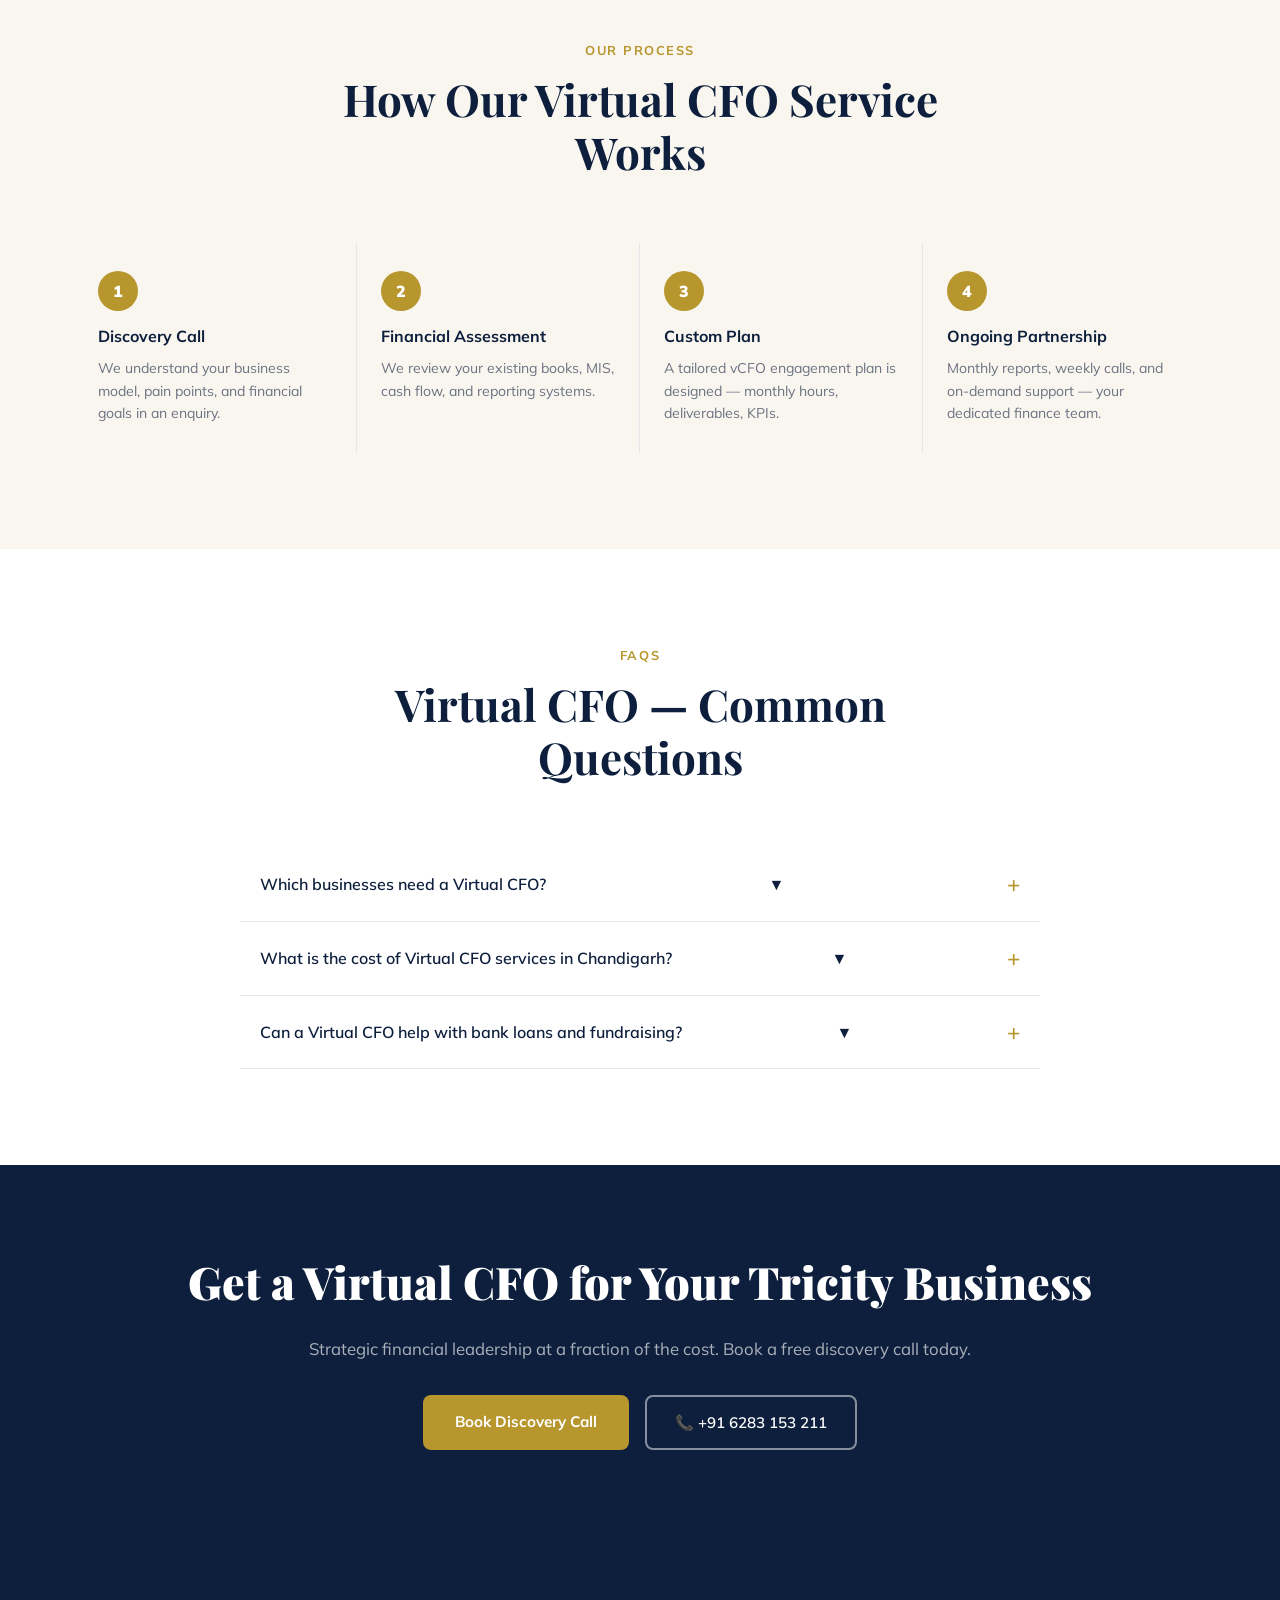
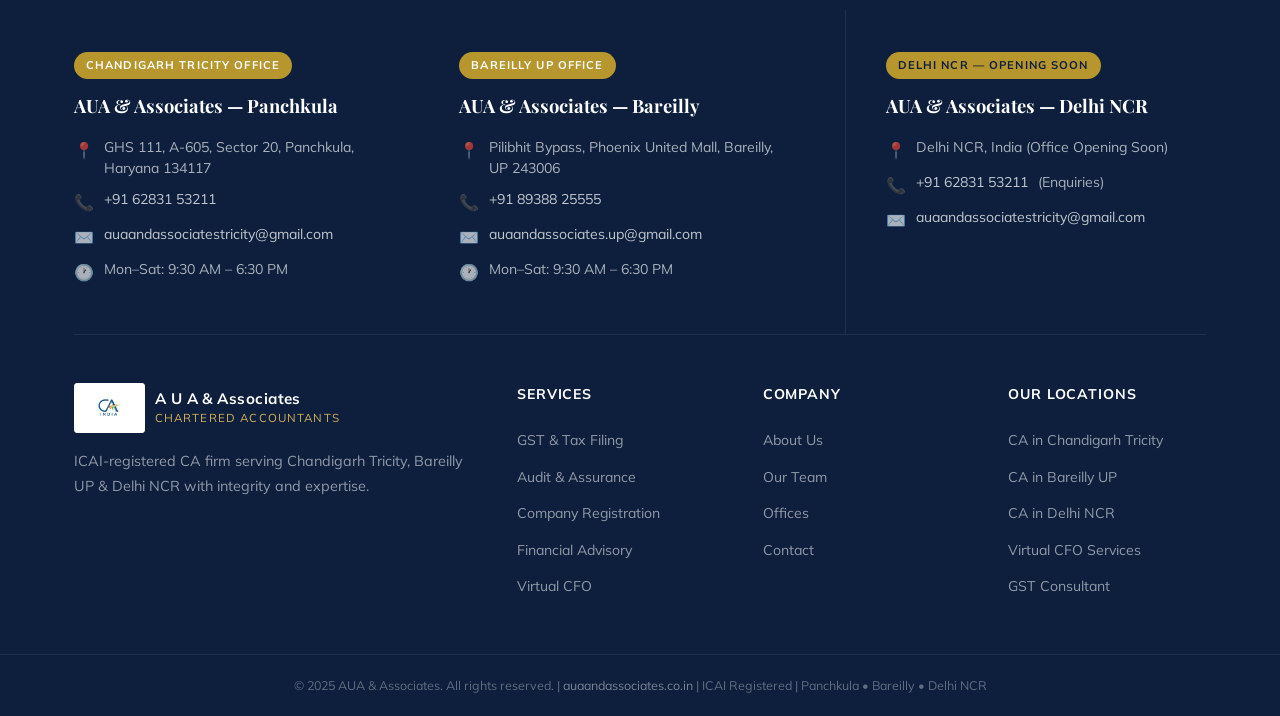
<file: virtual-cfo.html>
<!DOCTYPE html>
<html lang="en">
<head>
<meta charset="UTF-8">
<!-- Google Analytics GA4 -->
<script async src="https://www.googletagmanager.com/gtag/js?id=G-XXXXXXXXXX"></script>
<script>
  window.dataLayer = window.dataLayer || [];
  function gtag(){dataLayer.push(arguments);}
  gtag('js', new Date());
  gtag('config', 'G-VRH5YL7XPW');
</script>
<link rel="icon" type="image/x-icon" href="favicon.ico?v=2">
<link rel="icon" type="image/png" sizes="32x32" href="favicon-32.png?v=2">
<link rel="icon" type="image/png" sizes="16x16" href="favicon-16.png?v=2">
<link rel="apple-touch-icon" sizes="180x180" href="favicon-512.png?v=2">
<meta name="viewport" content="width=device-width, initial-scale=1.0">
<meta name="viewport" content="width=device-width, initial-scale=1.0">

<!-- PRIMARY SEO -->
<title>Virtual CFO Services Chandigarh Panchkula Mohali | AUA & Associates</title>
<meta name="description" content="Hire a Virtual CFO in Chandigarh, Panchkula & Mohali. Get CFO-level financial strategy, MIS reporting, fundraising support & cash flow management for your business. Starting Contact for fee/month — AUA & Associates.">
<meta name="keywords" content="Virtual CFO Chandigarh, Virtual CFO Panchkula, outsourced CFO Mohali, CFO services Tricity, part time CFO Chandigarh, startup CFO Panchkula, financial controller Chandigarh, vCFO services Tricity, CFO on demand Chandigarh">
<meta name="robots" content="index, follow, max-snippet:-1, max-image-preview:large">
<link rel="canonical" href="https://auaandassociates.co.in/virtual-cfo.html">

<!-- OPEN GRAPH -->
<meta property="og:type" content="article">
<meta property="og:url" content="https://auaandassociates.co.in/virtual-cfo.html">
<meta property="og:title" content="Virtual CFO Services in Chandigarh Tricity | AUA & Associates">
<meta property="og:description" content="Get a dedicated Virtual CFO for your Chandigarh Tricity business. MIS, cash flow, fundraising & board reporting. Starting Contact for fee/month.">
<meta property="og:site_name" content="AUA & Associates">
<meta property="og:locale" content="en_IN">
<meta name="twitter:card" content="summary_large_image">
<meta name="geo.region" content="IN-HR, IN-UP, IN-DL">
<meta name="geo.placename" content="Panchkula, Haryana">

<!-- SCHEMA: Service + FAQPage -->
<script type="application/ld+json">
{
  "@context": "https://schema.org",
  "@graph": [
    {
      "@type": "Service",
      "serviceType": "Virtual CFO",
      "name": "Virtual CFO Services",
      "description": "Dedicated Virtual CFO services for SMEs and startups in Chandigarh, Panchkula and Mohali. Includes MIS reporting, cash flow management, budgeting, fundraising support and board-level financial reporting.",
      "provider": {
        "@type": "AccountingService",
        "name": "AUA & Associates",
        "telephone": "+916283153211",
        "address": {
          "@type": "PostalAddress",
          "streetAddress": "GHS 111, A-605, Sector 20",
          "addressLocality": "Panchkula",
          "addressRegion": "Haryana",
          "postalCode": "134117",
          "addressCountry": "IN"
        }
      },
      "areaServed": ["Panchkula","Chandigarh","Mohali","Zirakpur","Ambala","Bareilly","Pilibhit","Shahjahanpur","Rampur","Delhi","Noida","Gurugram","Faridabad","Ghaziabad"],
      "offers": {
        "@type": "Offer",
        "name": "Virtual CFO Retainer",
        "price": "15000",
        "priceCurrency": "INR",
        "description": "Monthly Virtual CFO retainer starting at Contact for fee"
      }
    },
    {
      "@type": "FAQPage",
      "mainEntity": [
        {
          "@type": "Question",
          "name": "Which businesses need a Virtual CFO in Chandigarh?",
          "acceptedAnswer": {
            "@type": "Answer",
            "text": "Startups raising funds, SMEs with turnover of Contact for feeCr+, businesses planning expansion, and companies preparing for audits or due diligence benefit greatly from Virtual CFO services in Chandigarh Tricity."
          }
        },
        {
          "@type": "Question",
          "name": "What is the cost of Virtual CFO services in Chandigarh?",
          "acceptedAnswer": {
            "@type": "Answer",
            "text": "Virtual CFO retainers at AUA & Associates start at Contact for fee/month depending on business size and complexity. Contact us to discuss your requirements."
          }
        },
        {
          "@type": "Question",
          "name": "Can a Virtual CFO help with bank loans in Panchkula?",
          "acceptedAnswer": {
            "@type": "Answer",
            "text": "Yes. We prepare CMA data, project reports, financial models, and assist in bank negotiations for CC limits, term loans, and working capital facilities for businesses in Chandigarh Tricity."
          }
        }
      ]
    },
    {
      "@type": "BreadcrumbList",
      "itemListElement": [
        {"@type": "ListItem", "position": 1, "name": "Home", "item": "https://auaandassociates.co.in/"},
        {"@type": "ListItem", "position": 2, "name": "Services", "item": "https://auaandassociates.co.in/services.html"},
        {"@type": "ListItem", "position": 3, "name": "Virtual CFO", "item": "https://auaandassociates.co.in/virtual-cfo.html"}
      ]
    }
  ]
}
</script>

<link rel="stylesheet" href="style.css">
<link rel="preconnect" href="https://fonts.googleapis.com">
<link href="https://fonts.googleapis.com/css2?family=Playfair+Display:wght@400;600;700;900&family=Mulish:wght@300;400;500;600;700&display=swap" rel="stylesheet">
</head>
<body>
<nav class="nav-primary" id="navbar">
  <div class="nav-inner">
    <a href="index.html" class="logo">
      <img src="ca-india-logo.jpg" alt="CA India Logo" class="ca-logo-img">
      <div class="logo-text"><span class="logo-main">A U A &amp; Associates</span><span class="logo-sub">Chartered Accountants</span></div>
    </a>
    <button class="nav-hamburger hamburger" id="hamburger" aria-label="Toggle menu" aria-expanded="false">
      <span></span><span></span><span></span>
    </button>
    <ul class="nav-links nav-menu" id="navLinks">
      <li><a href="index.html">Home</a></li>
      <li><a href="about.html">About</a></li>
      <li class="dropdown"><a href="services.html" class="active">Services ▾</a><ul class="dropdown-menu"><li><a href="gst-tax.html">GST &amp; Tax Filing</a></li><li><a href="audit.html">Audit &amp; Assurance</a></li><li><a href="company-registration.html">Company Registration</a></li><li><a href="financial-advisory.html">Financial Advisory</a></li><li><a href="virtual-cfo.html">Virtual CFO</a></li></ul></li>
      <li><a href="team.html">Team</a></li>
      <li><a href="offices.html">Offices</a></li>
      <li><a href="contact.html">Contact</a></li>
    </ul>
  </div>
</nav>

<section class="page-hero" id="main-content">
  <div class="breadcrumb"><a href="index.html">Home</a> / <a href="services.html">Services</a> / Virtual CFO</div>
  <div class="hero-tag">Strategic Finance</div>
  <h1>Virtual CFO Services<br><em style="color:var(--gold-lt)">Chandigarh Tricity</em></h1>
  <p>Get a senior CA-level financial strategist dedicated to your business — without the cost of a full-time hire. Available for startups, SMEs & growing enterprises across Panchkula, Chandigarh & Mohali.</p>
  <a href="contact.html" class="btn-primary" style="margin-top:8px">Get a Virtual CFO →</a>
</section>

<section class="content-section">
  <div class="container content-grid">
    <div class="content-text">
      <div class="section-tag">What is a Virtual CFO?</div>
      <h2>CFO-Level Expertise, On-Demand</h2>
      <p>A Virtual CFO (vCFO) is a qualified financial expert who serves as your company's Chief Financial Officer on a part-time or retainer basis. You get all the strategic insight of a senior finance leader without the full-time salary, PF, and overhead costs.</p>
      <p>AUA & Associates provides dedicated Virtual CFO services to growing businesses across the Chandigarh Tricity — helping you make smarter financial decisions, attract investors, and scale profitably.</p>
      <ul class="feature-list">
        <li>Monthly MIS reports & financial dashboards</li>
        <li>Cash flow planning and working capital management</li>
        <li>Budgeting, forecasting & variance analysis</li>
        <li>Investor pitch decks & fundraising support</li>
        <li>Bank finance & CC/OD limit negotiations</li>
        <li>Cost reduction & profitability improvement</li>
        <li>Financial due diligence for M&A</li>
        <li>Board-level financial reporting</li>
      </ul>
      <a href="contact.html" class="btn-primary">Hire Your Virtual CFO</a>
    </div>
    <div>
      <div class="info-card">
        <h3>Virtual CFO vs Full-Time CFO</h3>
        <div style="overflow-x:auto;margin-top:12px">
          <table style="width:100%;border-collapse:collapse;font-size:.88rem">
            <thead>
              <tr style="background:var(--navy);color:white">
                <th style="padding:10px 14px;text-align:left;border-radius:6px 0 0 0">Factor</th>
                <th style="padding:10px 14px;text-align:center">Full-Time CFO</th>
                <th style="padding:10px 14px;text-align:center;border-radius:0 6px 0 0;color:var(--gold-lt)">Virtual CFO</th>
              </tr>
            </thead>
            <tbody>
              <tr style="border-bottom:1px solid var(--border)"><td style="padding:10px 14px;font-weight:600">Monthly Cost</td><td style="padding:10px 14px;text-align:center;color:var(--gray)">Contact for fee–8 Lakh</td><td style="padding:10px 14px;text-align:center;color:var(--gold);font-weight:700">Contact for feeK–50K</td></tr>
              <tr style="border-bottom:1px solid var(--border)"><td style="padding:10px 14px;font-weight:600">Expertise</td><td style="padding:10px 14px;text-align:center;color:var(--gray)">One person</td><td style="padding:10px 14px;text-align:center;color:var(--gold);font-weight:700">Full CA team</td></tr>
              <tr style="border-bottom:1px solid var(--border)"><td style="padding:10px 14px;font-weight:600">Flexibility</td><td style="padding:10px 14px;text-align:center;color:var(--gray)">Fixed</td><td style="padding:10px 14px;text-align:center;color:var(--gold);font-weight:700">Scalable</td></tr>
              <tr><td style="padding:10px 14px;font-weight:600">Availability</td><td style="padding:10px 14px;text-align:center;color:var(--gray)">9–6 PM</td><td style="padding:10px 14px;text-align:center;color:var(--gold);font-weight:700">As needed</td></tr>
            </tbody>
          </table>
        </div>
      </div>
    </div>
  </div>
</section>

<section class="content-section alt">
  <div class="container">
    <div class="section-header">
      <div class="section-tag">Our Process</div>
      <h2>How Our Virtual CFO Service Works</h2>
    </div>
    <div class="process-steps">
      <div class="process-step"><div class="step-num">1</div><h4>Discovery Call</h4><p>We understand your business model, pain points, and financial goals in an enquiry.</p></div>
      <div class="process-step"><div class="step-num">2</div><h4>Financial Assessment</h4><p>We review your existing books, MIS, cash flow, and reporting systems.</p></div>
      <div class="process-step"><div class="step-num">3</div><h4>Custom Plan</h4><p>A tailored vCFO engagement plan is designed — monthly hours, deliverables, KPIs.</p></div>
      <div class="process-step"><div class="step-num">4</div><h4>Ongoing Partnership</h4><p>Monthly reports, weekly calls, and on-demand support — your dedicated finance team.</p></div>
    </div>
  </div>
</section>

<section class="content-section">
  <div class="container">
    <div class="section-header">
      <div class="section-tag">FAQs</div>
      <h2>Virtual CFO — Common Questions</h2>
    </div>
    <div class="faq-list">
      <div class="faq-item"><div class="faq-q">Which businesses need a Virtual CFO? <span class="arrow">▼</span></div><div class="faq-a">Startups raising funds, SMEs with turnover of Contact for feeCr+, businesses planning expansion, and companies preparing for audits or due diligence benefit greatly from Virtual CFO services. If you feel your financial reporting is reactive rather than strategic, it's time for a vCFO.</div></div>
      <div class="faq-item"><div class="faq-q">What is the cost of Virtual CFO services in Chandigarh? <span class="arrow">▼</span></div><div class="faq-a">Our Virtual CFO retainers start at Contact for fee/month, depending on business size, complexity, and the hours required. Contact us to discuss your requirements.</div></div>
      <div class="faq-item"><div class="faq-q">Can a Virtual CFO help with bank loans and fundraising? <span class="arrow">▼</span></div><div class="faq-a">Absolutely. We prepare CMA data, project reports, financial models, and investor decks. We also assist in negotiations with banks for CC limits, term loans, and working capital facilities.</div></div>
    </div>
  </div>
</section>

<section class="cta-banner">
  <div class="container">
    <h2>Get a Virtual CFO for Your Tricity Business</h2>
    <p>Strategic financial leadership at a fraction of the cost. Book a free discovery call today.</p>
    <div class="cta-actions">
      <a href="contact.html" class="btn-primary">Book Discovery Call</a>
      <a href="tel:+916283153211" class="btn-outline-white">📞 +91 6283 153 211</a>
    </div>
  </div>
</section>

<footer class="footer">
  <div class="container">
    <div class="footer-offices">
      <div class="footer-office">
        <div class="fo-badge">Chandigarh Tricity Office</div>
        <h4>AUA &amp; Associates &mdash; Panchkula</h4>
        <div class="fo-detail"><span class="fo-icon">&#128205;</span><span>GHS 111, A-605, Sector 20, Panchkula, Haryana 134117</span></div>
        <div class="fo-detail"><span class="fo-icon">&#128222;</span><a href="tel:+916283153211">+91 62831 53211</a></div>
        <div class="fo-detail"><span class="fo-icon">&#9993;&#65039;</span><a href="mailto:auaandassociatestricity@gmail.com">auaandassociatestricity@gmail.com</a></div>
        <div class="fo-detail"><span class="fo-icon">&#128336;</span><span>Mon&ndash;Sat: 9:30 AM &ndash; 6:30 PM</span></div>
      </div>
      <div class="footer-office">
        <div class="fo-badge">Bareilly UP Office</div>
        <h4>AUA &amp; Associates &mdash; Bareilly</h4>
        <div class="fo-detail"><span class="fo-icon">&#128205;</span><span>Pilibhit Bypass, Phoenix United Mall, Bareilly, UP 243006</span></div>
        <div class="fo-detail"><span class="fo-icon">&#128222;</span><a href="tel:+918938825555">+91 89388 25555</a></div>
        <div class="fo-detail"><span class="fo-icon">&#9993;&#65039;</span><a href="mailto:auaandassociates.up@gmail.com">auaandassociates.up@gmail.com</a></div>
        <div class="fo-detail"><span class="fo-icon">&#128336;</span><span>Mon&ndash;Sat: 9:30 AM &ndash; 6:30 PM</span></div>
      </div>
      <div class="footer-office">
        <div class="fo-badge fo-badge--soon">Delhi NCR — Opening Soon</div>
        <h4>AUA &amp; Associates &mdash; Delhi NCR</h4>
        <div class="fo-detail"><span class="fo-icon">&#128205;</span><span>Delhi NCR, India (Office Opening Soon)</span></div>
        <div class="fo-detail"><span class="fo-icon">&#128222;</span><a href="tel:+916283153211">+91 62831 53211</a> (Enquiries)</div>
        <div class="fo-detail"><span class="fo-icon">&#9993;&#65039;</span><a href="mailto:auaandassociatestricity@gmail.com">auaandassociatestricity@gmail.com</a></div>
      </div>
    </div>
    <div class="footer-grid">
      <div class="footer-brand">
        <div class="logo">
          <img src="ca-india-logo.jpg" alt="CA India" class="ca-logo-img">
          <div class="logo-text"><span class="logo-main">A U A &amp; Associates</span><span class="logo-sub">Chartered Accountants</span></div>
        </div>
        <p>ICAI-registered CA firm serving Chandigarh Tricity, Bareilly UP &amp; Delhi NCR with integrity and expertise.</p>
      </div>
      <div class="footer-links"><h4>Services</h4><ul>
        <li><a href="gst-tax.html">GST &amp; Tax Filing</a></li>
        <li><a href="audit.html">Audit &amp; Assurance</a></li>
        <li><a href="company-registration.html">Company Registration</a></li>
        <li><a href="financial-advisory.html">Financial Advisory</a></li>
        <li><a href="virtual-cfo.html">Virtual CFO</a></li>
      </ul></div>
      <div class="footer-links"><h4>Company</h4><ul>
        <li><a href="about.html">About Us</a></li>
        <li><a href="team.html">Our Team</a></li>
        <li><a href="offices.html">Offices</a></li>
        <li><a href="contact.html">Contact</a></li>
      </ul></div>
      <div class="footer-links"><h4>Our Locations</h4><ul>
        <li><a href="ca-in-chandigarh-tricity.html">CA in Chandigarh Tricity</a></li>
        <li><a href="ca-in-bareilly-up.html">CA in Bareilly UP</a></li>
        <li><a href="ca-in-delhi-ncr.html">CA in Delhi NCR</a></li>
        <li><a href="virtual-cfo.html">Virtual CFO Services</a></li>
        <li><a href="gst-tax.html">GST Consultant</a></li>
      </ul></div>
    </div>
  </div>
  <div class="footer-bottom">
    <p>&copy; 2025 AUA &amp; Associates. All rights reserved. | <a href="https://auaandassociates.co.in">auaandassociates.co.in</a> | ICAI Registered | Panchkula &bull; Bareilly &bull; Delhi NCR</p>
  </div>
  <a id="whatsapp-float" href="https://wa.me/916283153211?text=Hello%20AUA%20%26%20Associates%2C%20I%20need%20CA%20services." target="_blank" rel="noopener" aria-label="Chat on WhatsApp">
    <svg xmlns="http://www.w3.org/2000/svg" viewBox="0 0 24 24" fill="white" width="30" height="30"><path d="M20.52 3.48A11.93 11.93 0 0 0 12 0C5.37 0 0 5.37 0 12c0 2.11.55 4.17 1.6 5.98L0 24l6.18-1.62A11.94 11.94 0 0 0 12 24c6.63 0 12-5.37 12-12 0-3.21-1.25-6.23-3.48-8.52zM12 22c-1.85 0-3.66-.5-5.24-1.44l-.37-.22-3.87 1.02 1.04-3.78-.24-.39A9.94 9.94 0 0 1 2 12C2 6.48 6.48 2 12 2c2.67 0 5.18 1.04 7.07 2.93A9.94 9.94 0 0 1 22 12c0 5.52-4.48 10-10 10zm5.44-7.4c-.3-.15-1.77-.87-2.04-.97-.28-.1-.48-.15-.68.15s-.78.97-.96 1.17c-.18.2-.35.22-.65.07a8.16 8.16 0 0 1-2.4-1.48 9.04 9.04 0 0 1-1.66-2.06c-.17-.3-.02-.46.13-.6.13-.13.3-.35.45-.52.15-.17.2-.3.3-.5.1-.2.05-.37-.02-.52-.08-.15-.68-1.63-.93-2.23-.24-.58-.49-.5-.68-.51l-.58-.01c-.2 0-.52.07-.79.37s-1.03 1.01-1.03 2.46 1.06 2.86 1.2 3.06c.15.2 2.08 3.18 5.04 4.46.7.3 1.25.49 1.68.62.7.22 1.34.19 1.85.12.56-.09 1.77-.72 2.02-1.42.25-.7.25-1.3.17-1.42-.07-.13-.27-.2-.57-.35z"/></svg>
  </a>
  <button id="back-to-top" aria-label="Back to top">&#8679;</button>
  <div id="mobile-call-bar">
    <a href="tel:+916283153211" class="mcb-btn mcb-call"><svg width="14" height="14" viewBox="0 0 24 24" fill="none" stroke="currentColor" stroke-width="2.5" stroke-linecap="round" stroke-linejoin="round"><path d="M22 16.92v3a2 2 0 01-2.18 2 19.79 19.79 0 01-8.63-3.07A19.5 19.5 0 013.07 8.81 19.79 19.79 0 01.12 2.18 2 2 0 012.1 0h3a2 2 0 012 1.72c.127.96.361 1.903.7 2.81a2 2 0 01-.45 2.11L6.09 7.91a16 16 0 006 6l1.27-1.27a2 2 0 012.11-.45c.907.339 1.85.573 2.81.7A2 2 0 0122 16.92z"/></svg>Tricity</a>
    <a href="tel:+918938825555" class="mcb-btn mcb-enquire"><svg width="14" height="14" viewBox="0 0 24 24" fill="none" stroke="currentColor" stroke-width="2.5" stroke-linecap="round" stroke-linejoin="round"><path d="M22 16.92v3a2 2 0 01-2.18 2 19.79 19.79 0 01-8.63-3.07A19.5 19.5 0 013.07 8.81 19.79 19.79 0 01.12 2.18 2 2 0 012.1 0h3a2 2 0 012 1.72c.127.96.361 1.903.7 2.81a2 2 0 01-.45 2.11L6.09 7.91a16 16 0 006 6l1.27-1.27a2 2 0 012.11-.45c.907.339 1.85.573 2.81.7A2 2 0 0122 16.92z"/></svg>Bareilly</a>
    <a href="https://wa.me/916283153211?text=Hello%20AUA%20%26%20Associates%2C%20I%20need%20CA%20services." target="_blank" rel="noopener" class="mcb-btn mcb-wa"><svg width="14" height="14" viewBox="0 0 32 32" fill="currentColor"><path d="M16 1C7.716 1 1 7.716 1 16c0 2.628.687 5.095 1.886 7.232L1 31l8.013-2.1A14.94 14.94 0 0016 31c8.284 0 15-6.716 15-15S24.284 1 16 1zm7.5 21.07c-.31.872-1.54 1.596-2.52 1.806-.672.142-1.55.255-4.506-1.012-3.784-1.61-6.226-5.45-6.415-5.702-.182-.25-1.53-2.035-1.53-3.882 0-1.847.966-2.753 1.308-3.13.31-.34.677-.425.903-.425l.65.012c.208.01.488-.079.764.583.285.68.97 2.35.055 2.67l-.32.125c-.3-.128-.768-.307-1.41-.586-.64-.278-1.067-.462-1.208-.527-.14-.065-.27-.073-.38.073-.11.146-.448.54-.55.652-.1.112-.202.126-.376.042a4.74 4.74 0 01-1.404-.866 5.27 5.27 0 01-.97-1.205c-.1-.175-.01-.27.076-.35.076-.073.175-.204.263-.305.088-.1.117-.175.175-.292.058-.117.029-.219-.014-.305-.044-.087-.397-.954-.543-1.305-.14-.338-.285-.292-.397-.298l-.34-.006c-.117 0-.308.044-.462.219s-.602.59-.602 1.438.616 1.67.703 1.787c.087.117 1.215 1.856 2.943 2.604z"/></svg>WhatsApp</a>
  </div>
</footer>
<script src="main.js" defer></script>
</body>
</html>
</file>
<file: style.css>
/* ===========================
   AUA & Associates — style.css v4.0
   auaandassociates.co.in
   Professional & Corporate Theme
   Dual-Office | Responsive | Accessible
   =========================== */

:root {
  --navy:    #0D1F3C;
  --gold:    #B8962E;
  --gold-lt: #D4AF5A;
  --cream:   #F9F6F0;
  --white:   #FFFFFF;
  --gray:    #6B7280;
  --light:   #F3F4F6;
  --border:  #E5E7EB;
  --shadow:  0 4px 24px rgba(13,31,60,0.10);
  --shadow-lg: 0 12px 48px rgba(13,31,60,0.14);
  --font-head: 'Playfair Display', Georgia, serif;
  --font-body: 'Mulish', sans-serif;
  --radius: 12px;
  --transition: 0.28s cubic-bezier(.4,0,.2,1);
}

*, *::before, *::after { box-sizing: border-box; margin: 0; padding: 0; }
html { scroll-behavior: smooth; font-size: 16px; -webkit-text-size-adjust: 100%; }
body { font-family: var(--font-body); color: var(--navy); background: var(--white); line-height: 1.65; animation: pageIn .35s ease both; }
img { max-width: 100%; display: block; background: var(--light); }
a { text-decoration: none; color: inherit; }
ul { list-style: none; }

.container { max-width: 1180px; margin: 0 auto; padding: 0 24px; }
.section { padding: 96px 0; }
.section-tag { font-size: .8rem; font-weight: 700; letter-spacing: .12em; text-transform: uppercase; color: var(--gold); margin-bottom: 12px; }
.section-header { text-align: center; max-width: 660px; margin: 0 auto 64px; }
.section-header h2 { font-family: var(--font-head); font-size: clamp(2rem,3.5vw,2.75rem); font-weight: 700; line-height: 1.2; margin-bottom: 16px; }
.section-header p { color: var(--gray); font-size: 1.05rem; }

/* ======================================================
   NAVBAR — uses class .nav-primary (not #navbar)
   This ensures the hamburger JS works on ALL pages
   ====================================================== */
.nav-primary {
  position: fixed; top: 0; left: 0; right: 0; z-index: 1000;
  background: rgba(13,31,60,0.97);
  backdrop-filter: blur(12px);
  border-bottom: 1px solid rgba(184,150,46,0.25);
  transition: var(--transition);
}
.nav-primary.scrolled { box-shadow: 0 2px 24px rgba(0,0,0,.25); }

/* Legacy ID support — keeps old pages working */
#navbar { position: fixed; top: 0; left: 0; right: 0; z-index: 1000; background: rgba(13,31,60,0.97); backdrop-filter: blur(12px); border-bottom: 1px solid rgba(184,150,46,0.25); transition: var(--transition); }
#navbar.scrolled { box-shadow: 0 2px 24px rgba(0,0,0,.25); }

.nav-inner {
  max-width: 1180px; margin: 0 auto; padding: 0 24px;
  display: flex; align-items: center; justify-content: space-between;
  height: 72px;
}
.logo { display: flex; align-items: center; gap: 10px; text-decoration: none; flex-shrink: 0; }
.logo-text { display: flex; flex-direction: column; }
.logo-main { color: var(--white); font-weight: 700; font-size: .95rem; line-height: 1.2; letter-spacing: .03em; }
.logo-sub { color: var(--gold-lt); font-size: .72rem; letter-spacing: .1em; text-transform: uppercase; }
.ca-logo-img { height: 50px; width: auto; display: block; border-radius: 4px; object-fit: contain; }

/* Nav links — class .nav-menu */
.nav-menu, .nav-links { display: flex; align-items: center; gap: 8px; }
.nav-menu > li, .nav-links > li { position: relative; }
.nav-menu > li > a, .nav-links > li > a {
  color: rgba(255,255,255,.82); font-size: .9rem; font-weight: 500;
  padding: 8px 14px; border-radius: 6px;
  transition: var(--transition); white-space: nowrap;
}
.nav-menu > li > a:hover, .nav-menu > li > a.active,
.nav-links > li > a:hover, .nav-links > li > a.active { color: var(--gold-lt); background: rgba(184,150,46,.12); }
.nav-cta {
  background: var(--gold) !important; color: var(--white) !important;
  padding: 9px 20px !important; border-radius: 6px !important; font-weight: 700 !important;
}
.nav-cta:hover { background: var(--gold-lt) !important; }

/* Dropdown — class .nav-dropdown */
.dropdown-menu, .nav-dropdown-menu {
  display: none; position: absolute; top: calc(100% + 8px); left: 0;
  background: var(--white); border-radius: 10px;
  box-shadow: var(--shadow-lg); border: 1px solid var(--border);
  min-width: 220px; padding: 8px 0; z-index: 100;
}
.dropdown:hover .dropdown-menu,
.nav-dropdown:hover .nav-dropdown-menu { display: block; }
.dropdown-menu li a, .nav-dropdown-menu li a {
  display: block; padding: 10px 20px; color: var(--navy); font-size: .88rem;
  transition: var(--transition);
}
.dropdown-menu li a:hover, .nav-dropdown-menu li a:hover { background: var(--cream); color: var(--gold); }

/* Hamburger — class .nav-hamburger */
.nav-hamburger, .hamburger {
  display: none; flex-direction: column; gap: 5px;
  background: none; border: none; cursor: pointer;
  padding: 8px; border-radius: 6px;
  transition: var(--transition);
  -webkit-tap-highlight-color: transparent;
  touch-action: manipulation;
  z-index: 1001; position: relative;
}
.nav-hamburger span, .hamburger span {
  display: block; width: 24px; height: 2px;
  background: var(--white); border-radius: 2px;
  transition: transform 0.3s ease, opacity 0.3s ease;
  transform-origin: center;
}
.nav-hamburger.is-open span:nth-child(1),
.hamburger.is-open span:nth-child(1) { transform: translateY(7px) rotate(45deg); }
.nav-hamburger.is-open span:nth-child(2),
.hamburger.is-open span:nth-child(2) { opacity: 0; transform: scaleX(0); }
.nav-hamburger.is-open span:nth-child(3),
.hamburger.is-open span:nth-child(3) { transform: translateY(-7px) rotate(-45deg); }

/* ======= HERO ======= */
.hero {
  min-height: 100vh; background: var(--navy);
  display: flex; align-items: center;
  padding: 120px 24px 80px;
  position: relative; overflow: hidden;
  max-width: 100%; gap: 48px;
  flex-wrap: wrap; justify-content: center;
}
.hero-bg-pattern {
  position: absolute; inset: 0;
  background:
    radial-gradient(ellipse 70% 60% at 70% 50%, rgba(184,150,46,0.10) 0%, transparent 70%),
    radial-gradient(ellipse 40% 40% at 10% 80%, rgba(184,150,46,0.07) 0%, transparent 60%);
  pointer-events: none;
}
.hero-content { flex: 1; min-width: 300px; max-width: 620px; position: relative; z-index: 2; }
.hero-tag {
  display: inline-block; background: rgba(184,150,46,.18);
  color: var(--gold-lt); font-size: .78rem; font-weight: 700;
  letter-spacing: .1em; text-transform: uppercase;
  padding: 6px 14px; border-radius: 4px; margin-bottom: 24px;
  border: 1px solid rgba(184,150,46,.3);
}
.hero-content h1 { font-family: var(--font-head); font-size: clamp(2.5rem, 5vw, 4rem); font-weight: 900; color: var(--white); line-height: 1.1; margin-bottom: 24px; }
.hero-content h1 em { color: var(--gold-lt); font-style: normal; }
.hero-desc { color: rgba(255,255,255,.72); font-size: 1.08rem; max-width: 520px; margin-bottom: 36px; line-height: 1.75; }
.hero-actions { display: flex; gap: 16px; flex-wrap: wrap; margin-bottom: 48px; }
.btn-primary { background: var(--gold); color: var(--white); font-weight: 700; font-size: .95rem; padding: 14px 32px; border-radius: 8px; border: none; cursor: pointer; transition: var(--transition); display: inline-block; }
.btn-primary:hover { background: var(--gold-lt); transform: translateY(-2px); box-shadow: 0 8px 24px rgba(184,150,46,.35); }
.btn-outline { border: 2px solid rgba(255,255,255,.35); color: rgba(255,255,255,.88); font-weight: 600; font-size: .95rem; padding: 13px 28px; border-radius: 8px; transition: var(--transition); display: inline-block; }
.btn-outline:hover { border-color: var(--gold-lt); color: var(--gold-lt); }
.btn-outline-white { border: 2px solid rgba(255,255,255,.5); color: var(--white); font-weight: 600; font-size: .95rem; padding: 13px 28px; border-radius: 8px; transition: var(--transition); display: inline-block; }
.btn-outline-white:hover { background: rgba(255,255,255,.1); }
.btn-secondary { background: var(--navy); color: var(--white); font-weight: 700; font-size: .95rem; padding: 14px 32px; border-radius: 8px; border: none; cursor: pointer; transition: var(--transition); display: inline-block; }
.btn-secondary:hover { background: #1a3060; transform: translateY(-2px); }

.hero-stats { display: flex; align-items: center; gap: 24px; flex-wrap: wrap; }
.stat { display: flex; flex-direction: column; }
.stat-num { font-family: var(--font-head); font-size: 2rem; font-weight: 900; color: var(--white); line-height: 1; }
.stat-label { color: rgba(255,255,255,.55); font-size: .78rem; letter-spacing: .05em; margin-top: 4px; }
.stat-divider { width: 1px; height: 40px; background: rgba(255,255,255,.2); }

.hero-visual { flex: 0 0 auto; width: 320px; position: relative; z-index: 2; display: flex; flex-direction: column; gap: 16px; align-items: flex-end; }
.hero-card { background: rgba(255,255,255,.07); backdrop-filter: blur(12px); border: 1px solid rgba(184,150,46,.25); border-radius: 14px; padding: 16px 20px; display: flex; align-items: center; gap: 14px; width: 100%; animation: floatCard 3.5s ease-in-out infinite; }
.hero-card.delay1 { animation-delay: 1.2s; }
.hero-card.delay2 { animation-delay: 2.4s; }
@keyframes floatCard { 0%,100% { transform: translateY(0); } 50% { transform: translateY(-8px); } }
.hc-icon { font-size: 1.8rem; }
.hc-text { display: flex; flex-direction: column; }
.hc-text strong { color: var(--white); font-size: .95rem; }
.hc-text span { color: rgba(255,255,255,.55); font-size: .8rem; }
.hero-emblem { width: 90px; height: 90px; border-radius: 50%; border: 3px solid var(--gold); background: rgba(184,150,46,.15); display: flex; align-items: center; justify-content: center; font-family: var(--font-head); font-size: 1.8rem; font-weight: 900; color: var(--gold-lt); align-self: center; margin-top: 8px; }

/* ======= TRUST BAR ======= */
.trust-bar { background: var(--navy); border-top: 1px solid rgba(184,150,46,.2); padding: 20px 0; }
.trust-bar .container { display: flex; align-items: center; gap: 16px; flex-wrap: wrap; }
.trust-bar span { color: rgba(255,255,255,.5); font-size: .82rem; }
.trust-cities { display: flex; flex-wrap: wrap; gap: 8px; }
.trust-cities span { color: rgba(255,255,255,.75); font-size: .82rem; font-weight: 500; }

/* ======= PAGE HERO (inner pages) ======= */
.page-hero { background: var(--navy); padding: 136px 24px 80px; text-align: center; position: relative; overflow: hidden; }
.page-hero::before { content: ''; position: absolute; inset: 0; background: radial-gradient(ellipse 60% 60% at 50% 40%, rgba(184,150,46,.08) 0%, transparent 70%); }
.breadcrumb { font-size: .8rem; color: rgba(255,255,255,.45); margin-bottom: 16px; position: relative; }
.breadcrumb a { color: rgba(255,255,255,.55); transition: var(--transition); }
.breadcrumb a:hover { color: var(--gold-lt); }
.page-hero h1 { font-family: var(--font-head); font-size: clamp(2rem,4.5vw,3.5rem); font-weight: 900; color: var(--white); line-height: 1.1; margin-bottom: 16px; position: relative; }
.page-hero p { color: rgba(255,255,255,.65); font-size: 1.05rem; max-width: 600px; margin: 0 auto; position: relative; }

/* ======= SERVICES GRID ======= */
.services-grid { display: grid; grid-template-columns: repeat(3, 1fr); gap: 24px; }
.service-card { background: var(--white); border: 1px solid var(--border); border-radius: var(--radius); padding: 32px 28px; transition: var(--transition); cursor: pointer; position: relative; overflow: hidden; display: flex; flex-direction: column; }
.service-card::before { content: ''; position: absolute; top: 0; left: 0; right: 0; height: 3px; background: var(--gold); transform: scaleX(0); transition: var(--transition); transform-origin: left; }
.service-card:hover { transform: translateY(-4px); box-shadow: var(--shadow-lg); border-color: rgba(184,150,46,.3); }
.service-card:hover::before { transform: scaleX(1); }
.service-card.featured { background: var(--navy); border-color: var(--gold); }
.service-card.featured h3, .service-card.featured p { color: var(--white); }
.service-card.featured p { color: rgba(255,255,255,.7); }
.sc-badge { position: absolute; top: 16px; right: 16px; background: var(--gold); color: var(--white); font-size: .7rem; font-weight: 700; padding: 3px 10px; border-radius: 20px; letter-spacing: .05em; }
.sc-icon { font-size: 2.2rem; margin-bottom: 16px; }
.service-card h3 { font-family: var(--font-head); font-size: 1.2rem; font-weight: 700; margin-bottom: 10px; }
.service-card p { color: var(--gray); font-size: .9rem; line-height: 1.6; flex: 1; }
.sc-link { display: inline-block; color: var(--gold); font-weight: 700; font-size: .85rem; margin-top: 16px; transition: var(--transition); }
.service-card:hover .sc-link { color: var(--gold-lt); gap: 6px; }

/* ======= WHY US ======= */
.why-us { background: var(--cream); }
.why-grid { display: grid; grid-template-columns: 1fr 1fr; gap: 80px; align-items: center; }
.why-content h2 { font-family: var(--font-head); font-size: clamp(1.8rem,3vw,2.5rem); font-weight: 700; margin-bottom: 16px; }
.why-content > p { color: var(--gray); margin-bottom: 28px; line-height: 1.75; }
.why-list { display: flex; flex-direction: column; gap: 16px; margin-bottom: 32px; }
.why-list li { display: flex; gap: 12px; align-items: flex-start; }
.why-icon { width: 22px; height: 22px; background: var(--gold); color: var(--white); border-radius: 50%; display: flex; align-items: center; justify-content: center; font-size: .75rem; font-weight: 900; flex-shrink: 0; margin-top: 2px; }
.why-visual { display: grid; grid-template-columns: 1fr 1fr; gap: 16px; }
.why-box { background: var(--navy); border-radius: var(--radius); padding: 32px 24px; display: flex; flex-direction: column; gap: 8px; }
.why-box.accent { background: var(--gold); }
.why-num { font-family: var(--font-head); font-size: 1.8rem; font-weight: 900; color: var(--white); }
.why-num-label { color: rgba(255,255,255,.7); font-size: .82rem; font-weight: 500; }

/* ======= CTA BANNER ======= */
.cta-banner { background: var(--navy); padding: 80px 24px; text-align: center; }
.cta-banner h2 { font-family: var(--font-head); font-size: clamp(1.8rem,4vw,2.8rem); font-weight: 900; color: var(--white); margin-bottom: 16px; }
.cta-banner p { color: rgba(255,255,255,.65); font-size: 1.05rem; margin-bottom: 32px; }
.cta-actions { display: flex; gap: 16px; justify-content: center; flex-wrap: wrap; }

/* ======= CONTENT SECTIONS ======= */
.content-section { padding: 96px 0; background: var(--white); }
.content-section.alt { background: var(--cream); }
.content-grid { display: grid; grid-template-columns: 1fr 1fr; gap: 64px; align-items: start; }
.content-text h2 { font-family: var(--font-head); font-size: clamp(1.8rem,3vw,2.4rem); font-weight: 700; margin-bottom: 20px; }
.content-text > p { color: var(--gray); margin-bottom: 16px; line-height: 1.75; }
.feature-list { display: flex; flex-direction: column; gap: 10px; margin: 20px 0; }
.feature-list li { display: flex; align-items: flex-start; gap: 10px; color: var(--navy); font-size: .92rem; }
.feature-list li::before { content: '✓'; color: var(--gold); font-weight: 900; margin-top: 1px; flex-shrink: 0; }

/* Info & Pricing cards */
.info-card { background: var(--navy); border-radius: var(--radius); padding: 32px; }
.info-card h3 { font-family: var(--font-head); color: var(--white); font-size: 1.3rem; margin-bottom: 12px; }
.info-card .feature-list li { color: rgba(255,255,255,.8); }
.info-card .feature-list li::before { color: var(--gold-lt); }
.stat-row { display: flex; gap: 24px; margin-top: 24px; padding-top: 20px; border-top: 1px solid rgba(255,255,255,.1); }
.stat-item { display: flex; flex-direction: column; gap: 4px; }
.stat-item .num { font-family: var(--font-head); color: var(--gold-lt); font-size: 1.5rem; font-weight: 900; }
.stat-item .lbl { color: rgba(255,255,255,.55); font-size: .72rem; text-transform: uppercase; letter-spacing: .08em; }
.pricing-card { background: var(--navy); border-radius: var(--radius); padding: 32px; border: 2px solid var(--gold); }
.pricing-card h3 { font-family: var(--font-head); color: var(--white); font-size: 1.3rem; margin-bottom: 8px; }

/* Process steps */
.process-steps { display: grid; grid-template-columns: repeat(4, 1fr); gap: 0; }
.process-step { padding: 28px 24px; border-right: 1px solid var(--border); position: relative; }
.process-step:last-child { border-right: none; }
.step-num { width: 40px; height: 40px; background: var(--gold); color: var(--white); border-radius: 50%; display: flex; align-items: center; justify-content: center; font-weight: 900; font-size: 1rem; margin-bottom: 12px; }
.process-step h4 { font-size: 1rem; font-weight: 700; margin-bottom: 8px; }
.process-step p { color: var(--gray); font-size: .88rem; line-height: 1.6; }

/* Values grid */
.values-grid { display: grid; grid-template-columns: repeat(3, 1fr); gap: 24px; }
.value-card { background: var(--white); border-radius: var(--radius); padding: 32px 28px; border: 1px solid var(--border); transition: var(--transition); }
.value-card:hover { box-shadow: var(--shadow); border-color: rgba(184,150,46,.3); }
.value-icon { font-size: 2rem; margin-bottom: 12px; }
.value-card h3 { font-size: 1.1rem; font-weight: 700; margin-bottom: 8px; }
.value-card p { color: var(--gray); font-size: .9rem; line-height: 1.6; }

/* Team */
.team-grid { display: grid; grid-template-columns: repeat(2, 1fr); gap: 28px; }
.team-card { background: var(--white); border-radius: var(--radius); overflow: hidden; border: 1px solid var(--border); transition: var(--transition); }
.team-card:hover { box-shadow: var(--shadow-lg); }
.team-avatar { height: 200px; background: linear-gradient(135deg, var(--navy), var(--gold)); display: flex; align-items: center; justify-content: center; font-family: var(--font-head); font-size: 3rem; font-weight: 900; color: var(--white); }
.team-info { padding: 24px; }
.team-info h3 { font-size: 1.15rem; font-weight: 700; margin-bottom: 4px; }
.team-info .role { color: var(--gold); font-size: .82rem; font-weight: 600; text-transform: uppercase; letter-spacing: .06em; display: block; margin-bottom: 10px; }
.team-info p { color: var(--gray); font-size: .88rem; line-height: 1.6; }

/* FAQ */
.faq-list { max-width: 800px; margin: 0 auto; }
.faq-item { border-bottom: 1px solid var(--border); }
.faq-q { width: 100%; background: none; border: none; padding: 20px 24px; text-align: left; font-family: var(--font-body); font-size: .95rem; font-weight: 600; color: var(--navy); cursor: pointer; display: flex; justify-content: space-between; align-items: center; transition: var(--transition); }
.faq-q:hover { color: var(--gold); }
.faq-q::after { content: '+'; font-size: 1.4rem; color: var(--gold); transition: transform .25s; }
.faq-q.open::after { transform: rotate(45deg); }
.faq-a { padding: 0 24px; max-height: 0; overflow: hidden; transition: max-height .35s ease, padding .35s ease; }
.faq-a.show { max-height: 300px; padding: 0 24px 20px; }
.faq-a p { color: var(--gray); font-size: .9rem; line-height: 1.7; }

/* Office cards */
.offices-grid { display: grid; grid-template-columns: 1fr 1fr; gap: 32px; }
.office-card { background: var(--white); border-radius: var(--radius); overflow: hidden; border: 1px solid var(--border); box-shadow: var(--shadow); }
.office-header { background: var(--navy); padding: 28px 32px; }
.office-header h3 { font-family: var(--font-head); color: var(--white); font-size: 1.4rem; margin-bottom: 4px; }
.office-badge { display: inline-block; background: var(--gold); color: var(--white); font-size: .72rem; font-weight: 700; padding: 3px 10px; border-radius: 20px; letter-spacing: .05em; margin-bottom: 8px; }
.office-body { padding: 28px 32px; }
.office-detail { display: flex; align-items: flex-start; gap: 12px; margin-bottom: 16px; font-size: .9rem; }
.office-detail .od-icon { width: 32px; height: 32px; background: var(--cream); border-radius: 8px; display: flex; align-items: center; justify-content: center; font-size: .95rem; flex-shrink: 0; }
.office-detail .od-text { display: flex; flex-direction: column; }
.office-detail .od-text strong { font-size: .78rem; text-transform: uppercase; letter-spacing: .06em; color: var(--gold); margin-bottom: 2px; }
.office-detail .od-text a { color: var(--navy); transition: var(--transition); }
.office-detail .od-text a:hover { color: var(--gold); }

/* Contact */
.contact-grid { display: grid; grid-template-columns: 1fr 1fr; gap: 48px; align-items: start; }
.contact-info h2 { font-family: var(--font-head); font-size: clamp(1.8rem,3vw,2.4rem); font-weight: 700; margin-bottom: 16px; }
.contact-info > p { color: var(--gray); margin-bottom: 32px; }
.contact-item { display: flex; gap: 16px; align-items: flex-start; margin-bottom: 24px; }
.ci-icon { width: 48px; height: 48px; background: var(--cream); border-radius: 10px; display: flex; align-items: center; justify-content: center; font-size: 1.4rem; flex-shrink: 0; }
.ci-text { display: flex; flex-direction: column; gap: 4px; }
.ci-text strong { font-size: .82rem; text-transform: uppercase; letter-spacing: .06em; color: var(--gold); }
.ci-text a, .ci-text span { color: var(--navy); font-size: .95rem; transition: var(--transition); }
.ci-text a:hover { color: var(--gold); }
.contact-form-card { background: var(--white); border: 1px solid var(--border); border-radius: var(--radius); padding: 36px; box-shadow: var(--shadow); }
.contact-form-card h3 { font-family: var(--font-head); font-size: 1.5rem; font-weight: 700; margin-bottom: 8px; }
.contact-form-card p { color: var(--gray); font-size: .9rem; margin-bottom: 24px; }
.form-row { display: grid; grid-template-columns: 1fr 1fr; gap: 16px; }
.form-group { display: flex; flex-direction: column; gap: 6px; margin-bottom: 16px; }
.form-group label { font-size: .82rem; font-weight: 600; color: var(--navy); }
.form-group input, .form-group select, .form-group textarea { padding: 11px 14px; border: 1.5px solid var(--border); border-radius: 8px; font-family: var(--font-body); font-size: .92rem; color: var(--navy); transition: var(--transition); background: var(--white); }
.form-group input:focus, .form-group select:focus, .form-group textarea:focus { outline: none; border-color: var(--gold); box-shadow: 0 0 0 3px rgba(184,150,46,.1); }
.form-group textarea { min-height: 100px; resize: vertical; }
.form-submit { width: 100%; padding: 14px; background: var(--gold); color: var(--white); font-family: var(--font-body); font-size: 1rem; font-weight: 700; border: none; border-radius: 8px; cursor: pointer; transition: var(--transition); }
.form-submit:hover { background: var(--gold-lt); transform: translateY(-1px); }
.form-note { text-align: center; color: var(--gray); font-size: .78rem; margin-top: 12px; }

/* ======================================================
   FOOTER — DUAL-OFFICE SPLIT DESIGN
   Both offices get equal visual weight (NAP consistency)
   ====================================================== */
.footer { background: var(--navy); color: var(--white); padding: 80px 0 0; }

/* Dual offices strip at top of footer */
.footer-offices {
  display: grid;
  grid-template-columns: 1fr 1fr;
  gap: 0;
  border-bottom: 1px solid rgba(255,255,255,.08);
  margin-bottom: 56px;
}
.footer-office {
  padding: 40px 40px 40px 0;
}
.footer-office:last-child {
  padding: 40px 0 40px 40px;
  border-left: 1px solid rgba(255,255,255,.08);
}
.fo-badge {
  display: inline-block;
  background: var(--gold);
  color: var(--white);
  font-size: .7rem;
  font-weight: 700;
  letter-spacing: .1em;
  text-transform: uppercase;
  padding: 4px 12px;
  border-radius: 20px;
  margin-bottom: 12px;
}
.footer-office h4 {
  font-family: var(--font-head);
  font-size: 1.15rem;
  font-weight: 700;
  color: var(--white);
  margin-bottom: 16px;
}
.fo-detail {
  display: flex;
  align-items: flex-start;
  gap: 10px;
  margin-bottom: 10px;
  font-size: .88rem;
  color: rgba(255,255,255,.65);
  line-height: 1.5;
}
.fo-detail .fo-icon {
  font-size: 1rem;
  flex-shrink: 0;
  margin-top: 1px;
}
.fo-detail a {
  color: rgba(255,255,255,.75);
  transition: var(--transition);
}
.fo-detail a:hover { color: var(--gold-lt); }

/* Main footer grid */
.footer-grid {
  display: grid;
  grid-template-columns: 2fr 1fr 1fr 1fr;
  gap: 48px;
  padding-bottom: 56px;
}
.footer-brand .logo { margin-bottom: 16px; }
.footer-brand p { color: rgba(255,255,255,.55); font-size: .9rem; line-height: 1.7; margin-bottom: 0; }
.footer-links h4 { color: var(--white); font-size: .88rem; font-weight: 700; letter-spacing: .06em; text-transform: uppercase; margin-bottom: 20px; }
.footer-links ul { display: flex; flex-direction: column; gap: 10px; }
.footer-links a { color: rgba(255,255,255,.55); font-size: .88rem; transition: var(--transition); }
.footer-links a:hover { color: var(--gold-lt); }
.footer-bottom {
  border-top: 1px solid rgba(255,255,255,.08);
  padding: 20px 24px;
  text-align: center;
  color: rgba(255,255,255,.35);
  font-size: .78rem;
}
.footer-bottom a { color: rgba(255,255,255,.45); transition: var(--transition); }
.footer-bottom a:hover { color: var(--gold-lt); }

/* ======= UX ENHANCEMENTS ======= */
.skip-link { position: absolute; top: -100px; left: 16px; z-index: 9999; background: var(--gold); color: var(--white); padding: 10px 20px; border-radius: 0 0 8px 8px; font-weight: 700; font-size: .9rem; transition: top .2s; }
.skip-link:focus { top: 0; }
a:focus-visible, button:focus-visible, input:focus-visible, select:focus-visible, textarea:focus-visible { outline: 2px solid var(--gold); outline-offset: 3px; border-radius: 4px; }

#back-to-top { position: fixed; bottom: 88px; right: 20px; z-index: 900; width: 44px; height: 44px; border-radius: 50%; background: var(--navy); color: var(--white); border: 2px solid var(--gold); font-size: 1.3rem; cursor: pointer; display: flex; align-items: center; justify-content: center; opacity: 0; transform: translateY(16px); transition: opacity .3s, transform .3s, background .2s; pointer-events: none; }
#back-to-top.visible { opacity: 1; transform: translateY(0); pointer-events: auto; }
#back-to-top:hover { background: var(--gold); }

#whatsapp-float { position: fixed; bottom: 88px; left: 20px; z-index: 900; width: 56px; height: 56px; border-radius: 50%; background: #25D366; display: flex; align-items: center; justify-content: center; box-shadow: 0 4px 20px rgba(37,211,102,.5); transition: transform .25s, box-shadow .25s; text-decoration: none; overflow: hidden; }
#whatsapp-float svg { width: 32px; height: 32px; display: block; flex-shrink: 0; }
#whatsapp-float:hover { transform: scale(1.1); box-shadow: 0 6px 28px rgba(37,211,102,.6); }

#mobile-call-bar { position: fixed; bottom: 0; left: 0; right: 0; z-index: 950; display: flex; height: 56px; box-shadow: 0 -2px 12px rgba(0,0,0,.15); }
.mcb-btn { flex: 1; display: flex; align-items: center; justify-content: center; gap: 6px; font-weight: 700; font-size: .85rem; text-decoration: none; transition: filter .2s; }
.mcb-btn:hover { filter: brightness(1.1); }
.mcb-call    { background: var(--navy); color: var(--white); }
.mcb-wa      { background: #25D366; color: var(--white); }
.mcb-enquire { background: var(--gold); color: var(--white); }

/* Scroll animations */
.fade-up { opacity: 0; transform: translateY(24px); transition: opacity .5s ease, transform .5s ease; }
.fade-up.visible { opacity: 1; transform: translateY(0); }
.slide-up { opacity: 0; transform: translateY(20px); transition: opacity .6s ease, transform .6s ease; }
.slide-up.revealed { opacity: 1; transform: translateY(0); }
@keyframes pageIn { from { opacity: 0; } to { opacity: 1; } }
@media (prefers-reduced-motion: reduce) { .fade-up, .slide-up { transition: none; opacity: 1; transform: none; } .hero-card { animation: none; } }

/* Button tap feedback */
.btn-primary:active, .btn-outline:active, .btn-secondary:active, .btn-outline-white:active { transform: scale(0.97); }

/* CA Logo */
.ca-logo-img { height: 50px; width: auto; display: block; border-radius: 4px; object-fit: contain; }

/* ======================================================
   GEO LANDING PAGE STYLES (ca-in-chandigarh-tricity.html
   and ca-in-bareilly-up.html)
   ====================================================== */
.geo-hero { background: var(--navy); padding: 136px 24px 80px; position: relative; overflow: hidden; }
.geo-hero::before { content: ''; position: absolute; inset: 0; background: radial-gradient(ellipse 70% 60% at 60% 40%, rgba(184,150,46,.1) 0%, transparent 70%); }
.geo-hero-inner { max-width: 1180px; margin: 0 auto; display: grid; grid-template-columns: 1fr auto; gap: 40px; align-items: center; position: relative; }
.geo-hero h1 { font-family: var(--font-head); font-size: clamp(2.2rem,4.5vw,3.5rem); font-weight: 900; color: var(--white); line-height: 1.1; margin-bottom: 20px; }
.geo-hero h1 em { color: var(--gold-lt); font-style: normal; }
.geo-hero p { color: rgba(255,255,255,.7); font-size: 1.05rem; max-width: 560px; margin-bottom: 32px; line-height: 1.75; }
.geo-contact-box { background: rgba(255,255,255,.07); border: 1px solid rgba(184,150,46,.3); border-radius: var(--radius); padding: 28px; backdrop-filter: blur(12px); min-width: 260px; }
.geo-contact-box h3 { color: var(--gold-lt); font-family: var(--font-head); font-size: 1.1rem; margin-bottom: 16px; }
.geo-contact-item { display: flex; gap: 10px; align-items: flex-start; margin-bottom: 12px; font-size: .88rem; color: rgba(255,255,255,.8); }
.geo-contact-item a { color: rgba(255,255,255,.9); transition: var(--transition); }
.geo-contact-item a:hover { color: var(--gold-lt); }
.cities-coverage { background: var(--cream); padding: 64px 0; }
.cities-grid { display: grid; grid-template-columns: repeat(4, 1fr); gap: 20px; margin-top: 40px; }
.city-chip { background: var(--white); border: 1px solid var(--border); border-radius: 8px; padding: 16px 20px; text-align: center; font-size: .9rem; font-weight: 600; transition: var(--transition); }
.city-chip:hover { border-color: var(--gold); color: var(--gold); transform: translateY(-2px); }

/* ======================================================
   RESPONSIVE
   ====================================================== */
@media (max-width: 1024px) {
  .services-grid { grid-template-columns: repeat(2, 1fr); }
  .footer-grid { grid-template-columns: 1fr 1fr; gap: 32px; }
  .content-grid { gap: 40px; }
  .geo-hero-inner { grid-template-columns: 1fr; }
  .geo-contact-box { max-width: 400px; }
  .cities-grid { grid-template-columns: repeat(3, 1fr); }
}

@media (max-width: 900px) {
  /* Show hamburger */
  .nav-hamburger, .hamburger { display: flex; }

  /* Hide desktop nav */
  .nav-menu, .nav-links {
    display: none;
    position: fixed; top: 72px; left: 0; right: 0; bottom: 0;
    background: var(--navy);
    flex-direction: column; align-items: stretch;
    padding: 24px 20px 100px;
    gap: 4px; overflow-y: auto;
    z-index: 999;
    border-top: 1px solid rgba(184,150,46,.2);
  }
  .nav-menu.open, .nav-links.open { display: flex; }
  .nav-menu > li > a, .nav-links > li > a { padding: 14px 16px; font-size: 1rem; border-radius: 8px; }
  .nav-cta { margin-top: 8px; text-align: center; }

  /* Mobile dropdown */
  .nav-dropdown-menu, .dropdown-menu { position: static; box-shadow: none; border: none; padding: 0; background: rgba(255,255,255,.05); border-radius: 8px; margin-top: 4px; display: none; }
  .nav-dropdown.open .nav-dropdown-menu,
  .dropdown.open .dropdown-menu { display: block; }
  .nav-dropdown-menu li a, .dropdown-menu li a { color: rgba(255,255,255,.75); padding: 10px 16px 10px 28px; }

  /* Layout fixes */
  .why-grid { grid-template-columns: 1fr; gap: 40px; }
  .content-grid { grid-template-columns: 1fr; gap: 32px; }
  .contact-grid { grid-template-columns: 1fr; gap: 28px; }
  .team-grid { grid-template-columns: 1fr; gap: 20px; }
  .offices-grid { grid-template-columns: 1fr; gap: 24px; }
  .process-steps { grid-template-columns: 1fr 1fr; }
  .values-grid { grid-template-columns: 1fr 1fr; }
  .footer-offices { grid-template-columns: 1fr; gap: 0; }
  .footer-office { padding: 32px 0; border-left: none !important; border-bottom: 1px solid rgba(255,255,255,.08); }
  .footer-office:last-child { border-bottom: none; }
}

@media (max-width: 680px) {
  html { font-size: 15.5px; }
  .section { padding: 64px 0; }
  .hero { padding: 100px 16px 60px; }
  .page-hero { padding: 108px 16px 60px; }
  .services-grid { grid-template-columns: 1fr; }
  .values-grid { grid-template-columns: 1fr; }
  .footer-grid { grid-template-columns: 1fr; gap: 28px; }
  .process-steps { grid-template-columns: 1fr; }
  .form-row { grid-template-columns: 1fr; }
  .cta-actions { flex-direction: column; align-items: center; gap: 12px; }
  .cta-actions a { width: 100%; max-width: 320px; text-align: center; }
  .cities-grid { grid-template-columns: repeat(2, 1fr); }
  #whatsapp-float { bottom: 72px; left: 12px; width: 50px; height: 50px; }
  #whatsapp-float svg { width: 28px; height: 28px; }
  .footer-links a { padding: 6px 0; display: inline-block; }
  .nav-menu > li > a, .nav-links > li > a { min-height: 48px; display: flex; align-items: center; }
  .ca-logo-img { height: 42px; }
  table { display: block; overflow-x: auto; -webkit-overflow-scrolling: touch; }
}

@media (max-width: 400px) {
  html { font-size: 15px; }
  .nav-inner { padding: 0 14px; }
  .ca-logo-img { height: 36px; }
  .logo-main { font-size: .82rem; }
  .logo-sub { font-size: .62rem; }
  .hero-stats { flex-direction: column; align-items: center; gap: 10px; }
  .stat-divider { display: none; }
  .page-hero h1 { font-size: 1.6rem; }
  .contact-form-card { padding: 16px 12px; }
  .section { padding: 44px 0; }
  .container { padding: 0 14px; }
  .footer-grid { gap: 24px; }
  .cities-grid { grid-template-columns: 1fr 1fr; }
}

/* ═══════════════════════════════════════════
   PATCH: Delhi NCR footer badge + 3-col grid
   ═══════════════════════════════════════════ */
.fo-badge--soon {
  background: var(--gold) !important;
  color: var(--navy) !important;
}

.footer-offices {
  display: grid;
  grid-template-columns: repeat(auto-fit, minmax(220px, 1fr));
  gap: 24px;
  margin-bottom: 48px;
}

/* FAQ button reset (accessibility fix) */
.faq-q {
  all: unset;
  display: flex;
  width: 100%;
  justify-content: space-between;
  align-items: center;
  padding: 18px 20px;
  font-family: var(--font-body);
  font-size: 1rem;
  font-weight: 600;
  color: var(--navy);
  cursor: pointer;
  box-sizing: border-box;
}
.faq-q:focus-visible {
  outline: 2px solid var(--gold);
  outline-offset: 2px;
}
</file>
